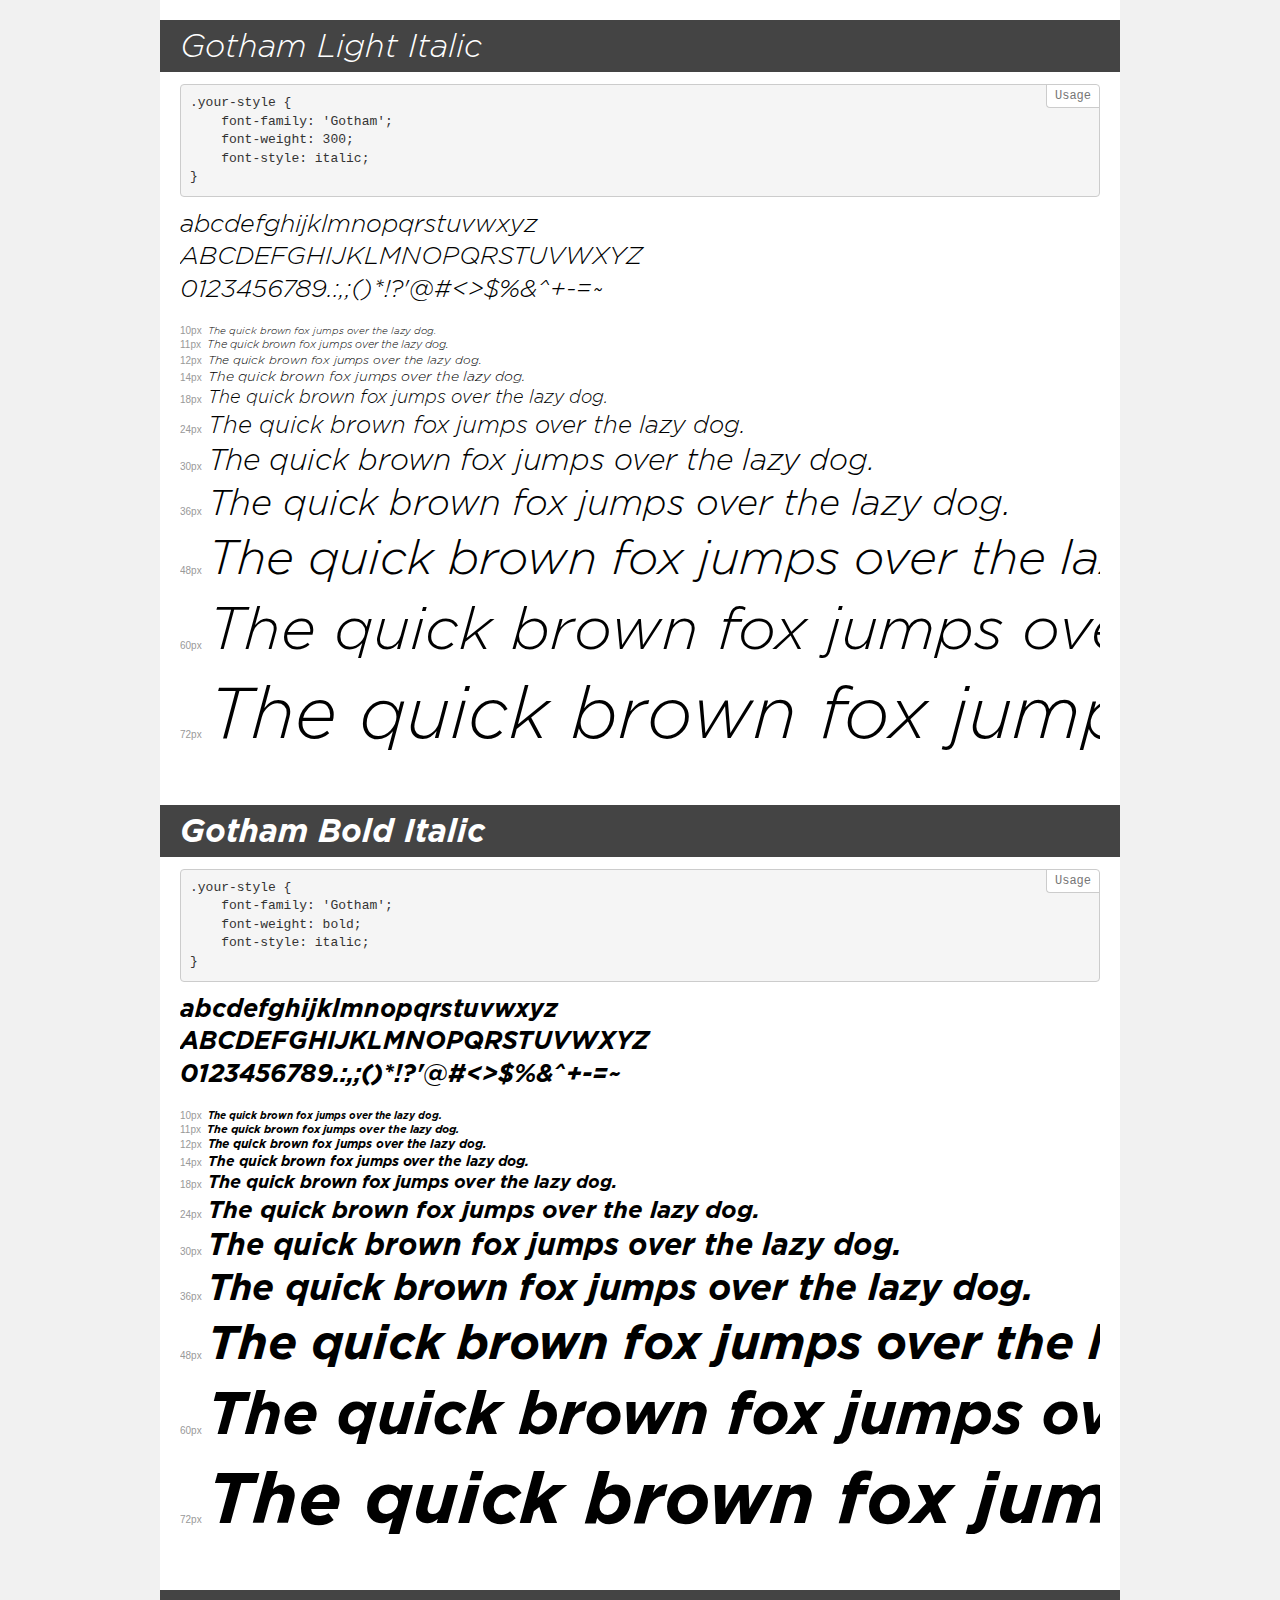
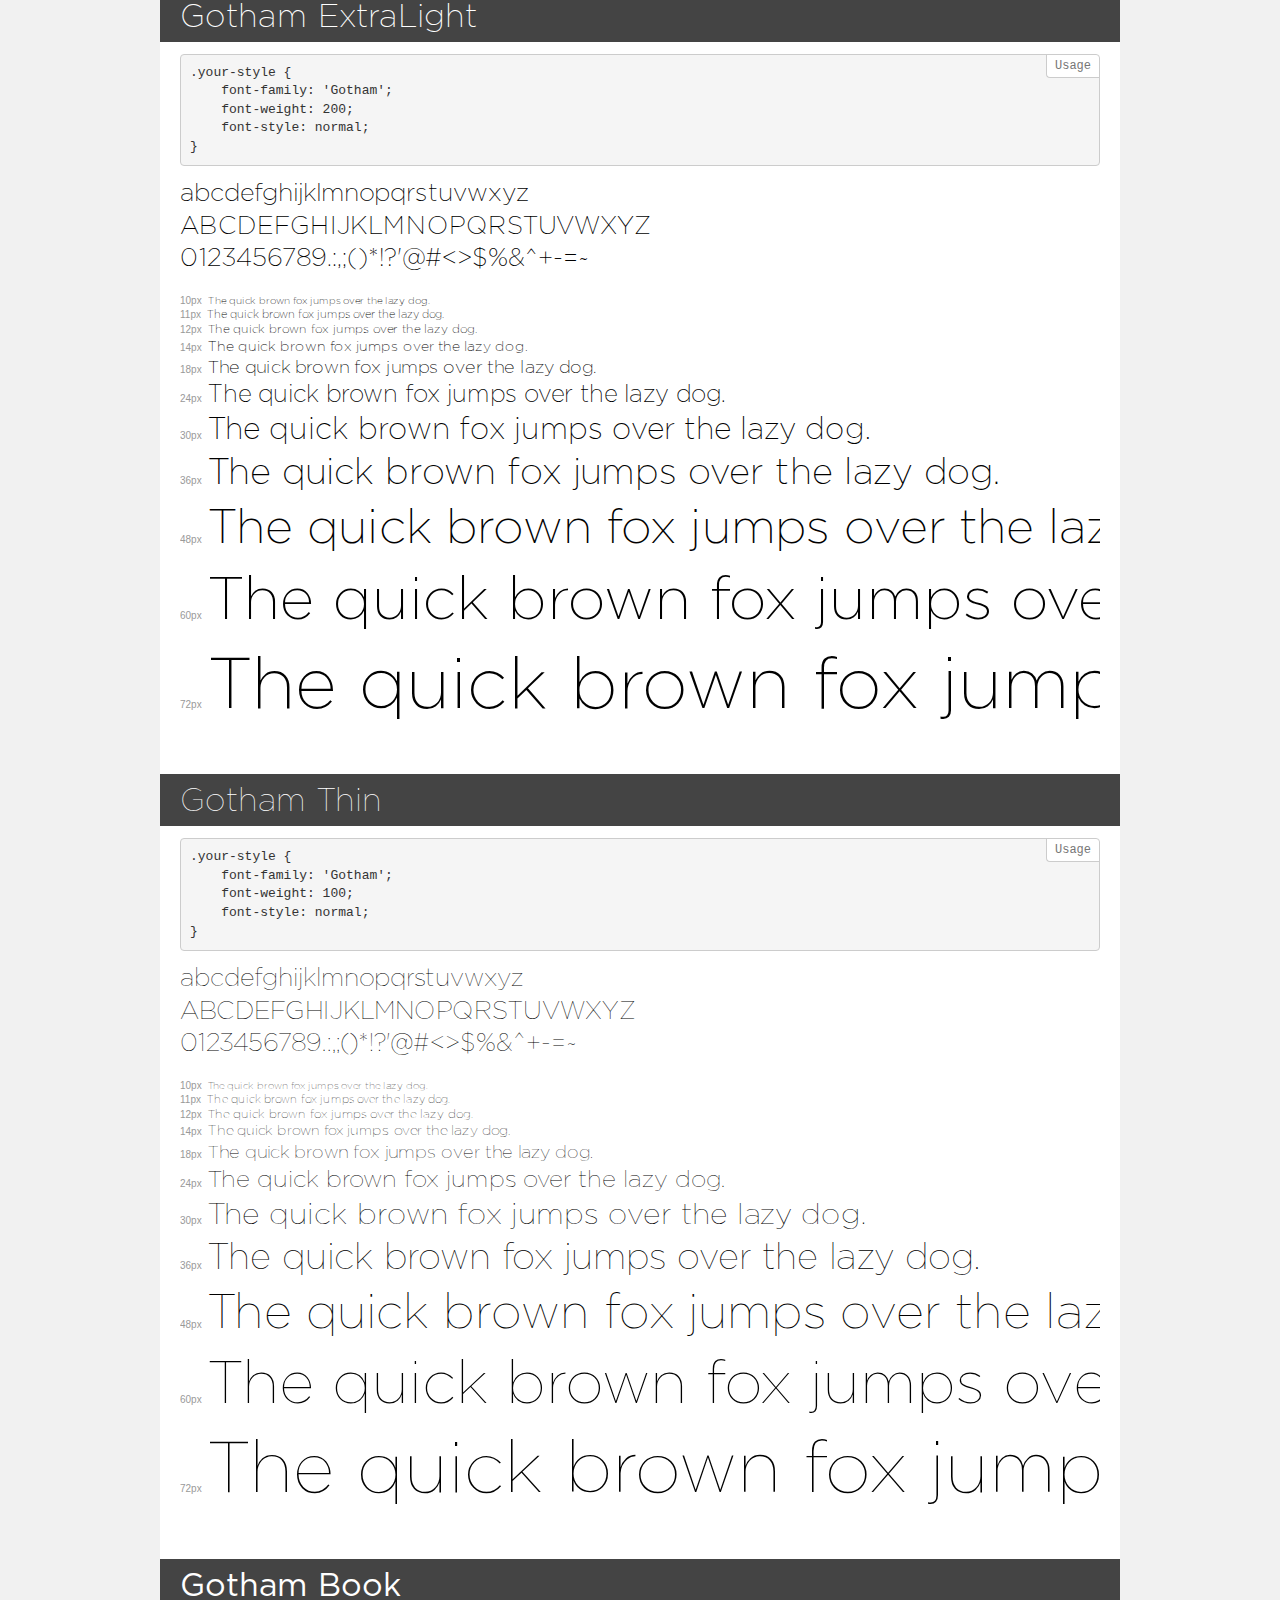
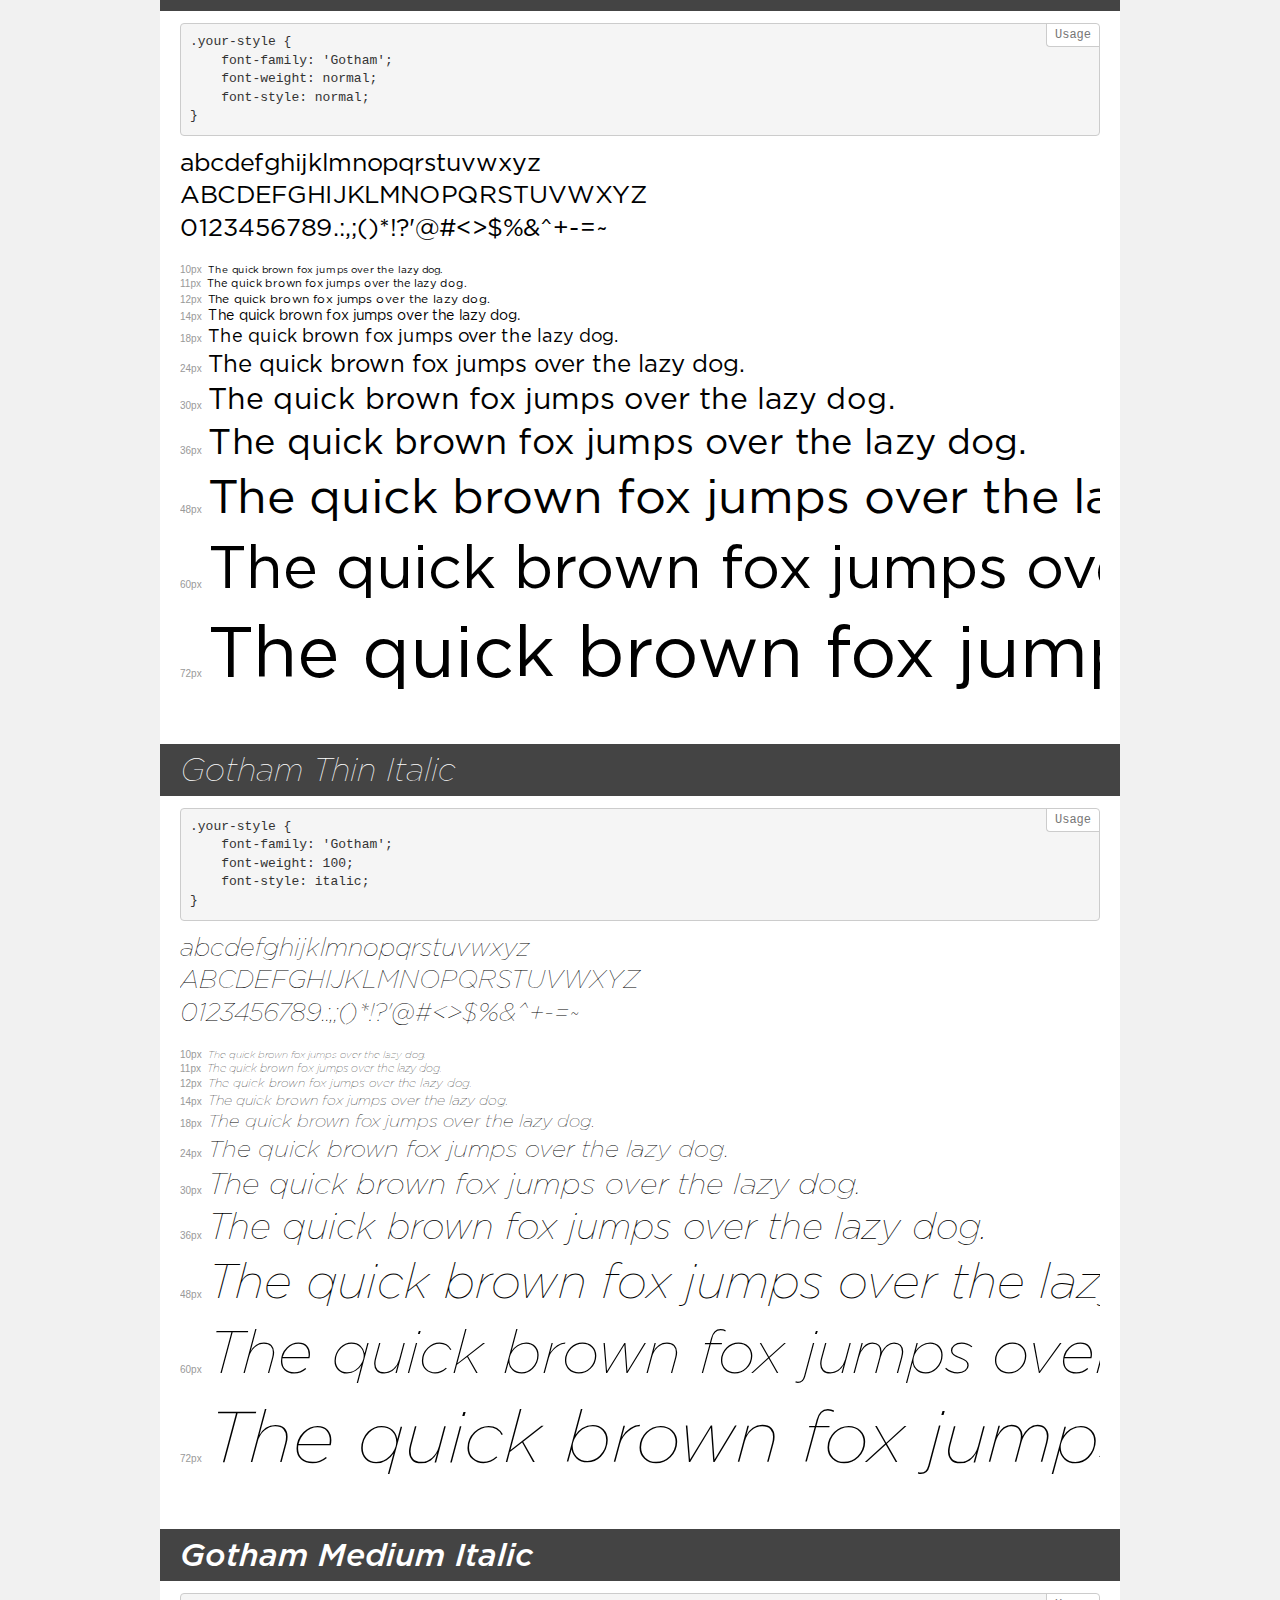
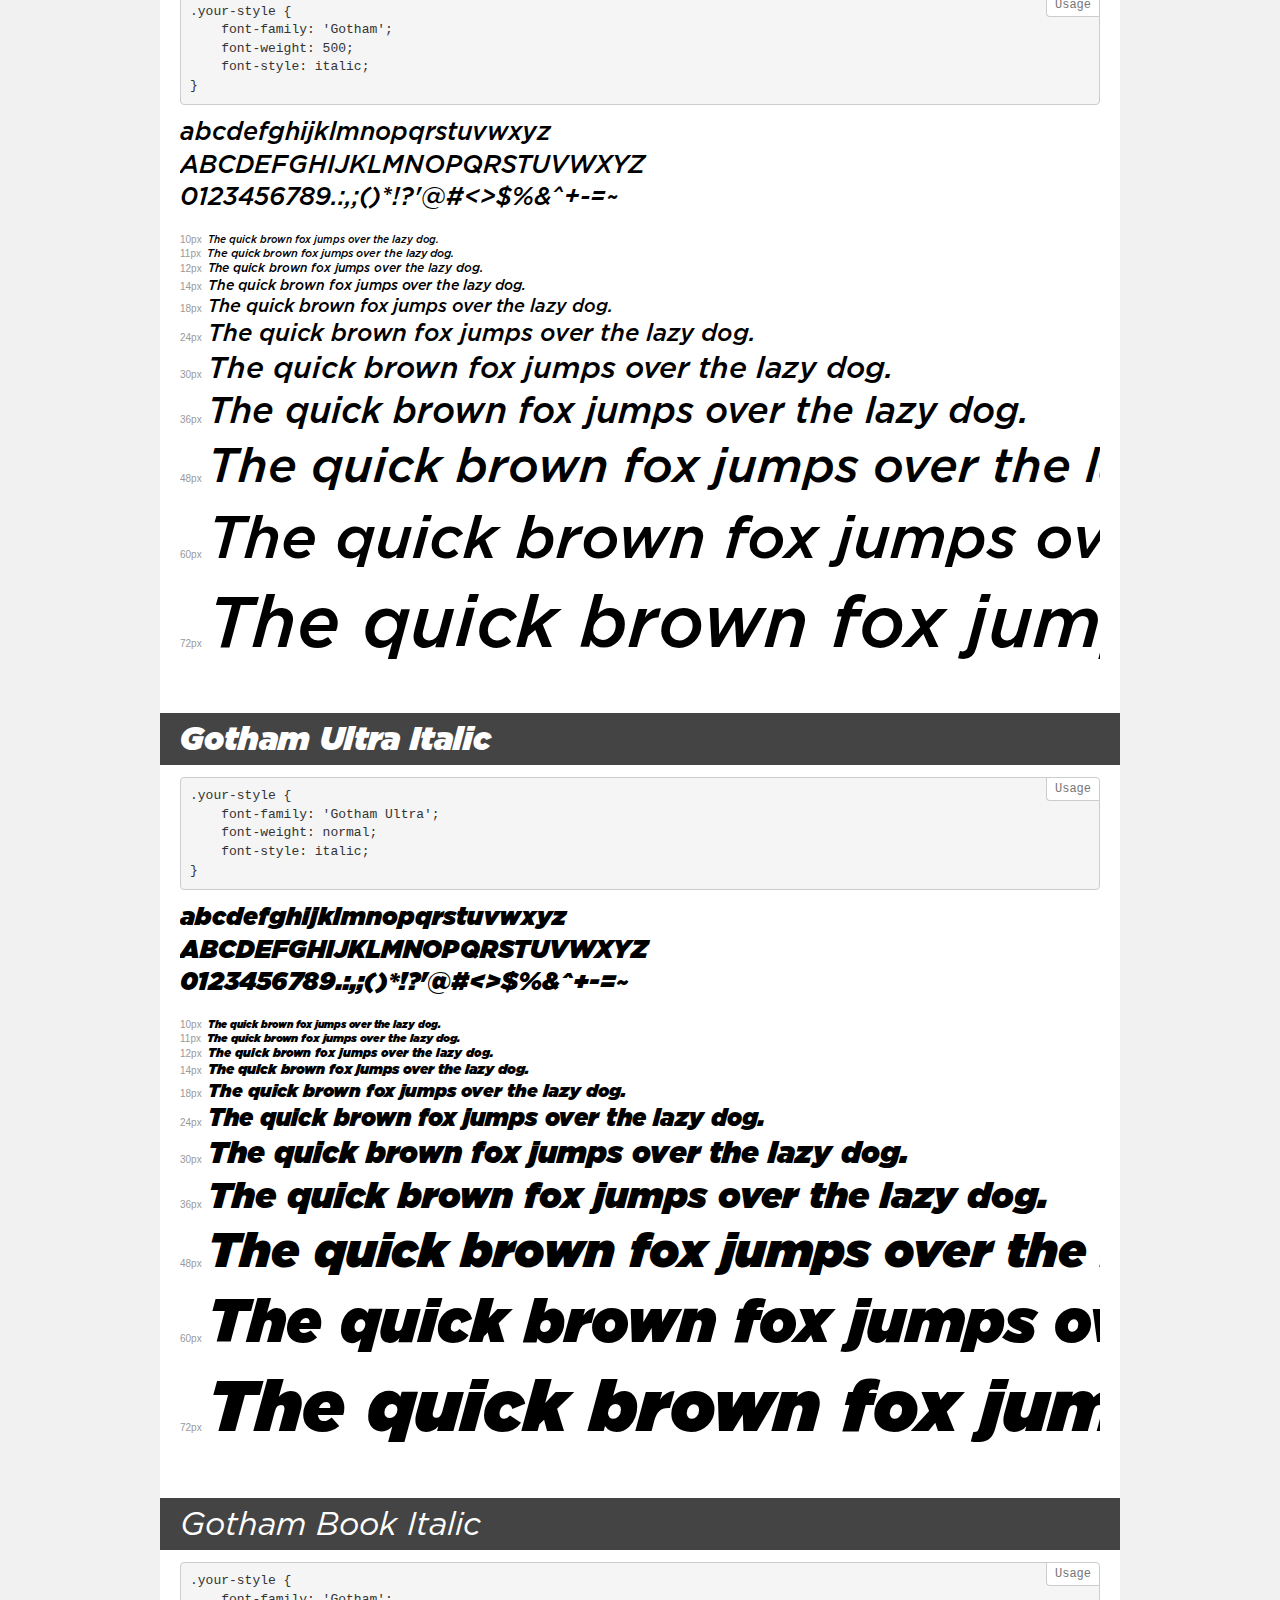
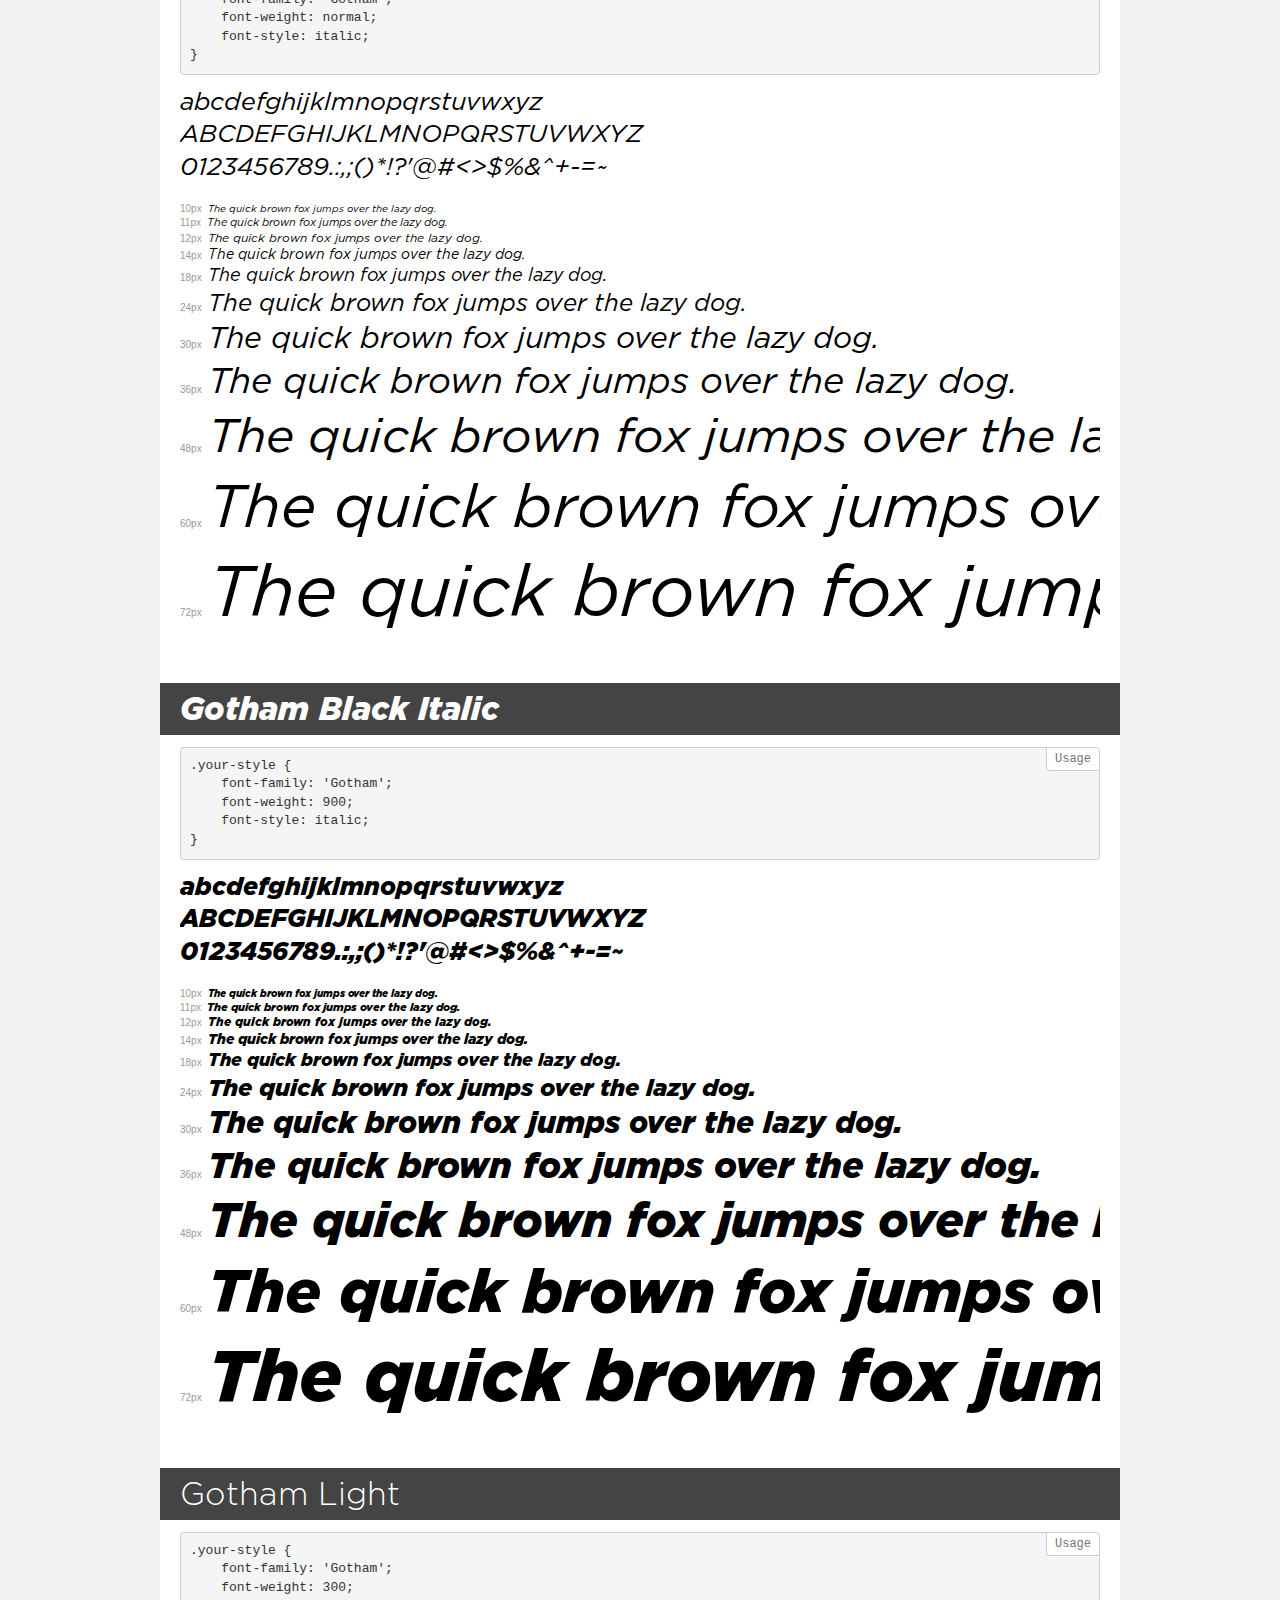
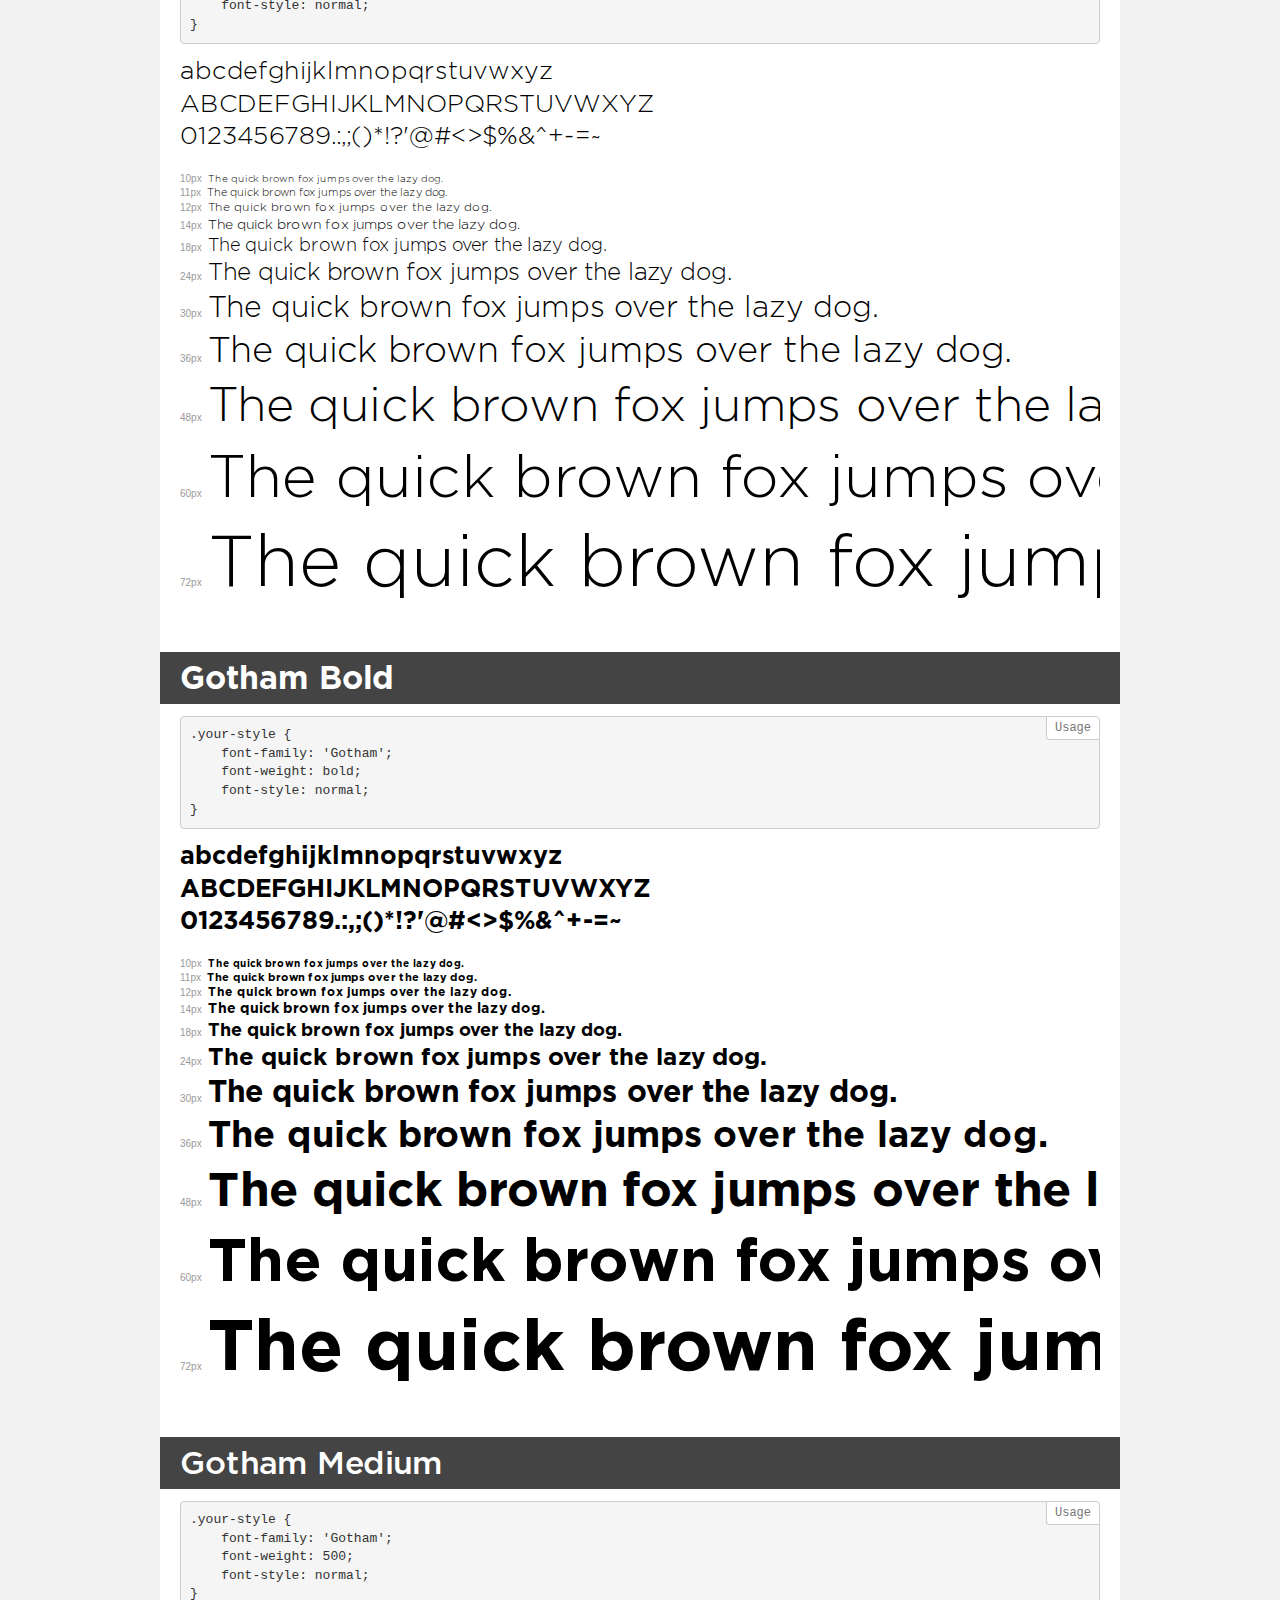
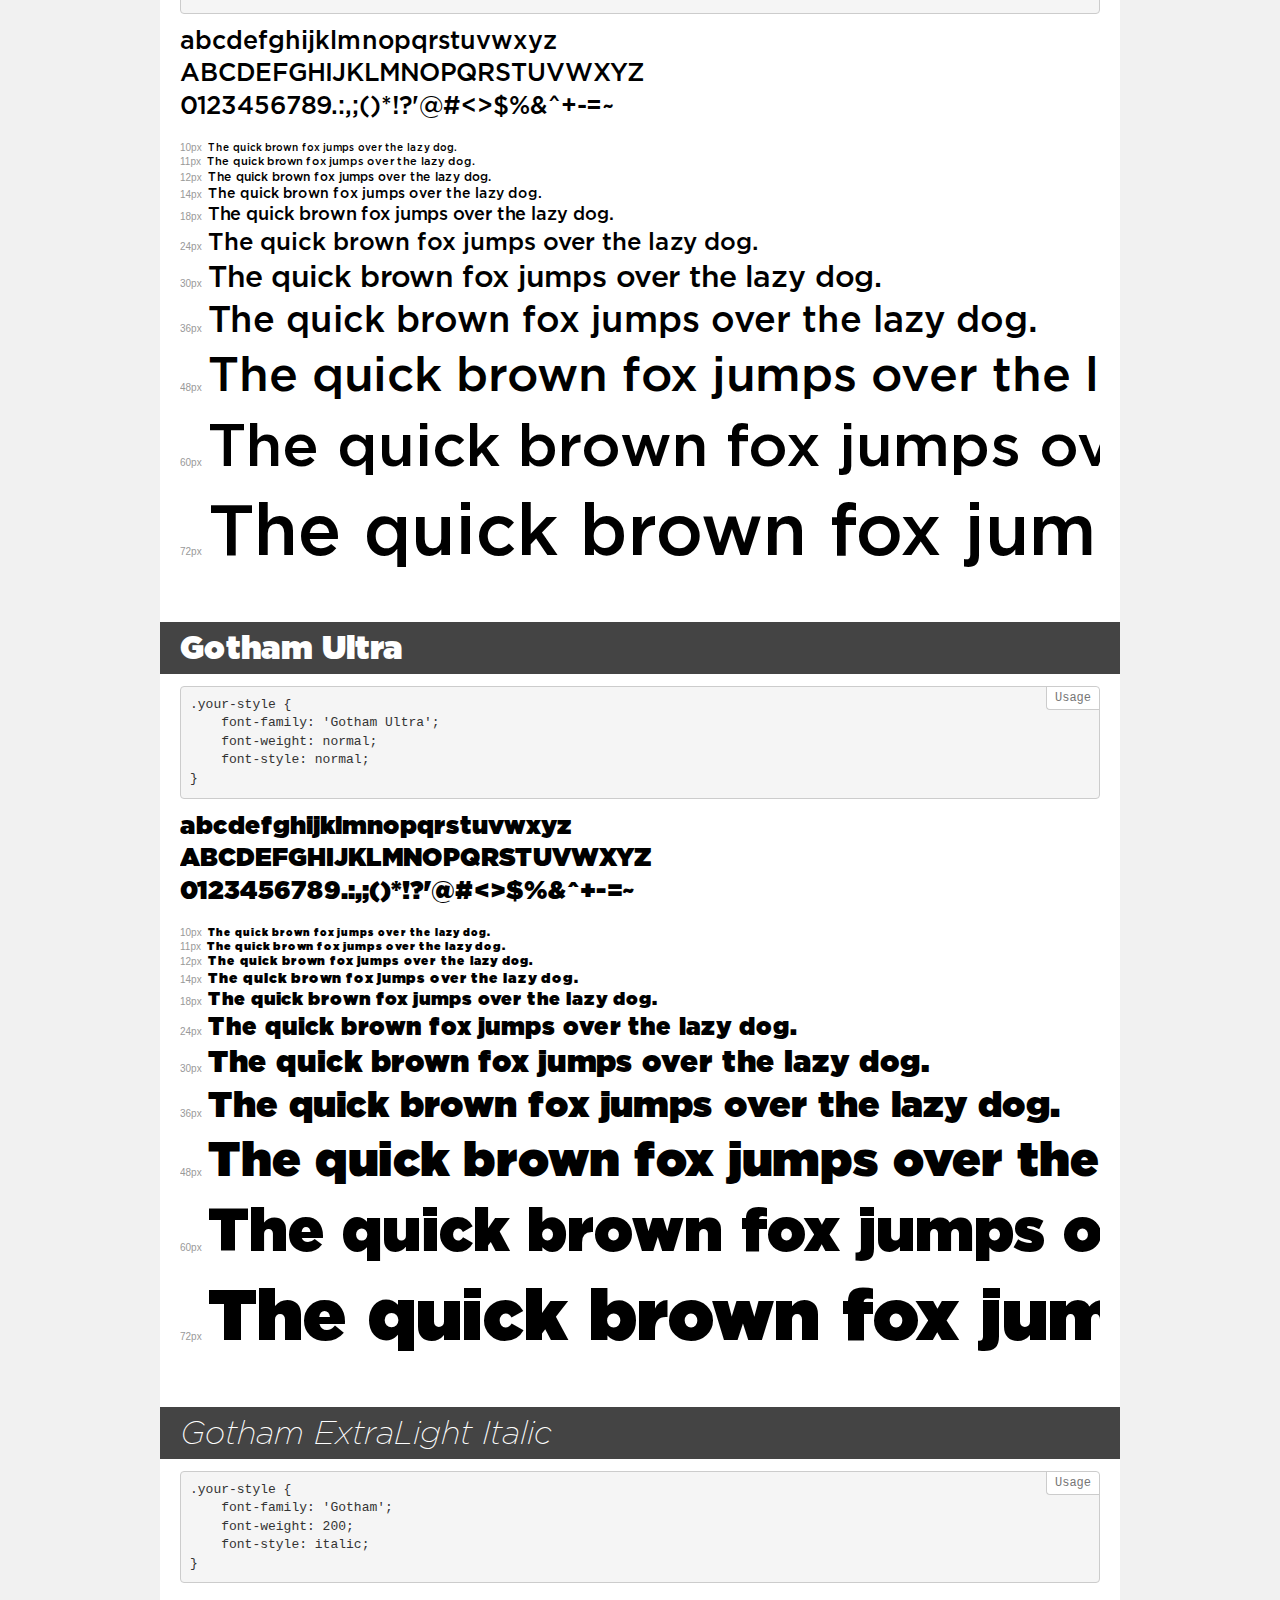
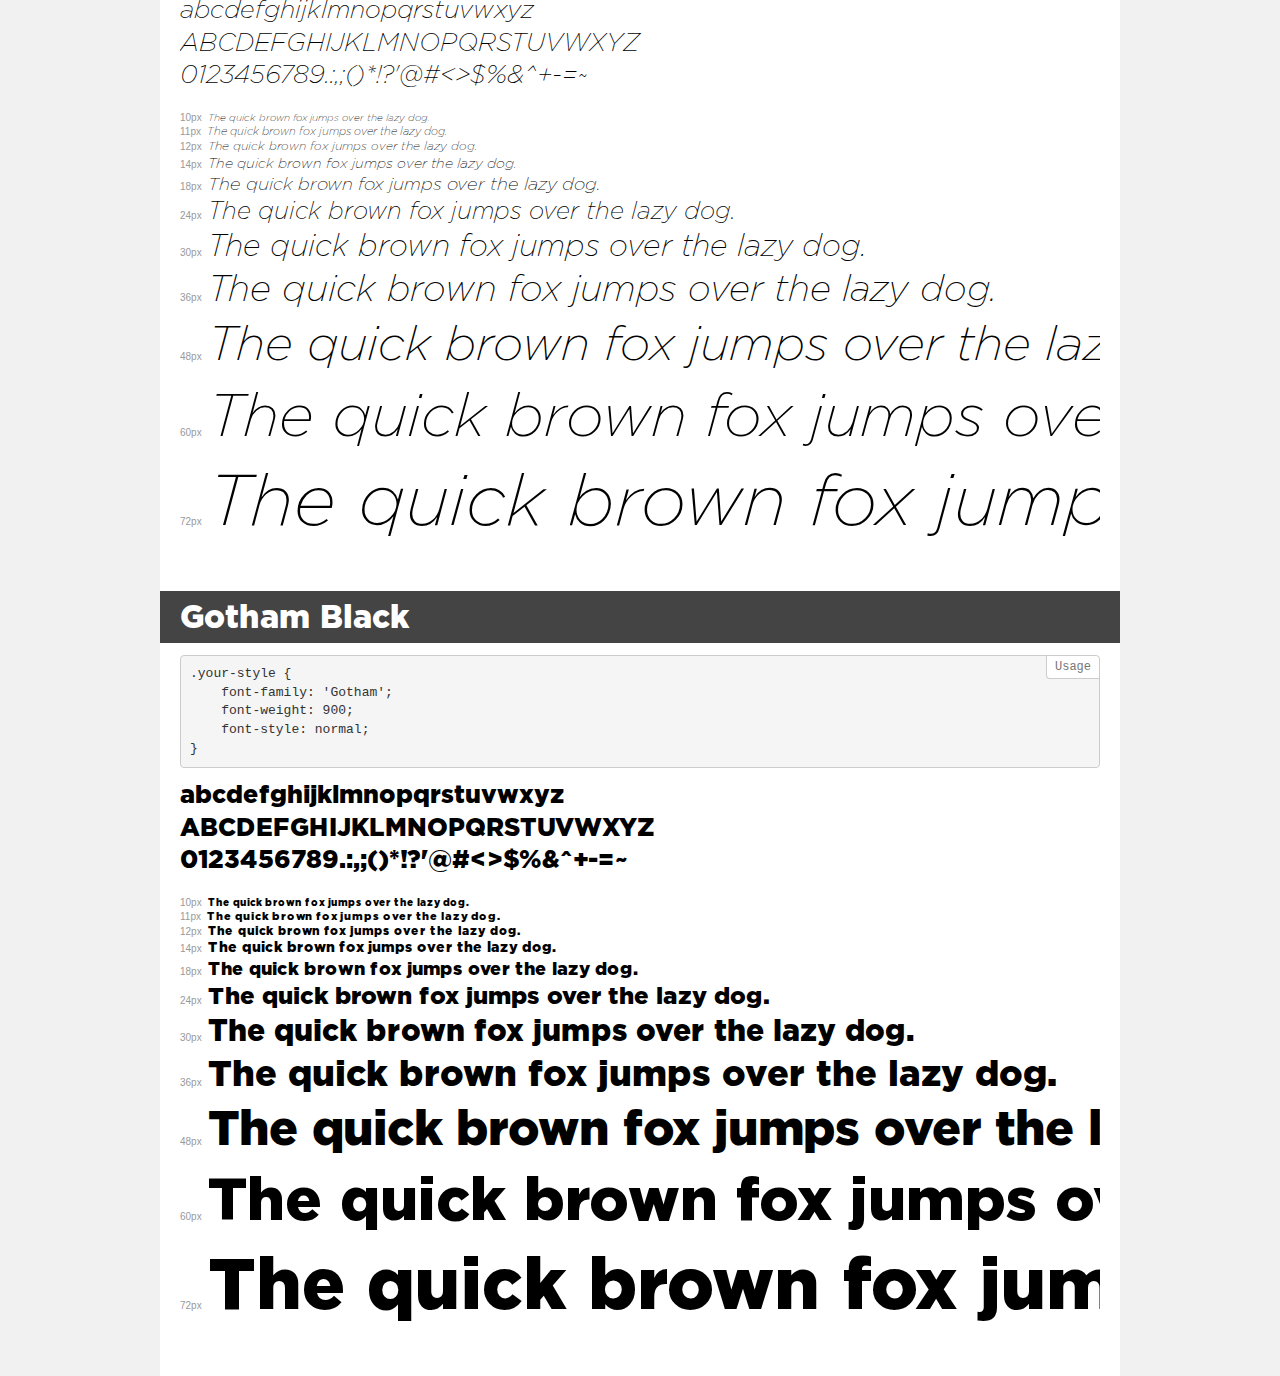
<file: fonts/demo.html>
<!DOCTYPE html>
<html>
<head>
    <meta charset="utf-8">
    <meta http-equiv="X-UA-Compatible" content="IE=edge">
    <meta name="viewport" content="width=device-width, initial-scale=1">
    <meta name="robots" content="noindex, noarchive">
    <meta name="format-detection" content="telephone=no">
    <title>Transfonter demo</title>
    <link href="stylesheet.css" rel="stylesheet">
    <style>
        /*
        http://meyerweb.com/eric/tools/css/reset/
        v2.0 | 20110126
        License: none (public domain)
        */
        html, body, div, span, applet, object, iframe,
        h1, h2, h3, h4, h5, h6, p, blockquote, pre,
        a, abbr, acronym, address, big, cite, code,
        del, dfn, em, img, ins, kbd, q, s, samp,
        small, strike, strong, sub, sup, tt, var,
        b, u, i, center,
        dl, dt, dd, ol, ul, li,
        fieldset, form, label, legend,
        table, caption, tbody, tfoot, thead, tr, th, td,
        article, aside, canvas, details, embed,
        figure, figcaption, footer, header, hgroup,
        menu, nav, output, ruby, section, summary,
        time, mark, audio, video {
            margin: 0;
            padding: 0;
            border: 0;
            font-size: 100%;
            font: inherit;
            vertical-align: baseline;
        }
        /* HTML5 display-role reset for older browsers */
        article, aside, details, figcaption, figure,
        footer, header, hgroup, menu, nav, section {
            display: block;
        }
        body {
            line-height: 1;
        }
        ol, ul {
            list-style: none;
        }
        blockquote, q {
            quotes: none;
        }
        blockquote:before, blockquote:after,
        q:before, q:after {
            content: '';
            content: none;
        }
        table {
            border-collapse: collapse;
            border-spacing: 0;
        }
        /* common styles */
        body {
            background: #f1f1f1;
            color: #000;
        }
        .page {
            background: #fff;
            width: 920px;
            margin: 0 auto;
            padding: 20px 20px 0 20px;
            overflow: hidden;
        }
        .font-container {
            overflow-x: auto;
            overflow-y: hidden;
            margin-bottom: 40px;
            line-height: 1.3;
            white-space: nowrap;
            padding-bottom: 5px;
        }
        h1 {
            position: relative;
            background: #444;
            font-size: 32px;
            color: #fff;
            padding: 10px 20px;
            margin: 0 -20px 12px -20px;
        }
        .letters {
            font-size: 25px;
            margin-bottom: 20px;
        }
        .s10:before {
            content: '10px';
        }
        .s11:before {
            content: '11px';
        }
        .s12:before {
            content: '12px';
        }
        .s14:before {
            content: '14px';
        }
        .s18:before {
            content: '18px';
        }
        .s24:before {
            content: '24px';
        }
        .s30:before {
            content: '30px';
        }
        .s36:before {
            content: '36px';
        }
        .s48:before {
            content: '48px';
        }
        .s60:before {
            content: '60px';
        }
        .s72:before {
            content: '72px';
        }
        .s10:before, .s11:before, .s12:before, .s14:before,
        .s18:before, .s24:before, .s30:before, .s36:before,
        .s48:before, .s60:before, .s72:before {
            font-family: Arial, sans-serif;
            font-size: 10px;
            font-weight: normal;
            font-style: normal;
            color: #999;
            padding-right: 6px;
        }
        pre {
            display: block;
            position: relative;
            padding: 9px;
            margin: 0 0 10px;
            font-family: Monaco, Menlo, Consolas, "Courier New", monospace !important;
            font-size: 13px;
            line-height: 1.428571429;
            color: #333;
            font-weight: normal !important;
            font-style: normal !important;
            background-color: #f5f5f5;
            border: 1px solid #ccc;
            overflow-x: auto;
            border-radius: 4px;
        }
        pre:after {
            display: block;
            position: absolute;
            right: 0;
            top: 0;
            content: 'Usage';
            line-height: 1;
            padding: 5px 8px;
            font-size: 12px;
            color: #767676;
            background-color: #fff;
            border: 1px solid #ccc;
            border-right: none;
            border-top: none;
            border-radius: 0 4px 0 4px;
            z-index: 10;
        }
        /* responsive */
        @media (max-width: 959px) {
            .page {
                width: auto;
                margin: 0;
            }
        }
    </style>
</head>
<body>
<div class="page">
    <div class="demo" style="font-family: 'Gotham'; font-weight: 300; font-style: italic;">
        <h1>Gotham Light Italic</h1>
        <pre>.your-style {
    font-family: 'Gotham';
    font-weight: 300;
    font-style: italic;
}</pre>
        <div class="font-container">
            <p class="letters">
                abcdefghijklmnopqrstuvwxyz<br>
ABCDEFGHIJKLMNOPQRSTUVWXYZ<br>
                0123456789.:,;()*!?'@#<>$%&^+-=~
            </p>
            <p class="s10" style="font-size: 10px;">The quick brown fox jumps over the lazy dog.</p>
            <p class="s11" style="font-size: 11px;">The quick brown fox jumps over the lazy dog.</p>
            <p class="s12" style="font-size: 12px;">The quick brown fox jumps over the lazy dog.</p>
            <p class="s14" style="font-size: 14px;">The quick brown fox jumps over the lazy dog.</p>
            <p class="s18" style="font-size: 18px;">The quick brown fox jumps over the lazy dog.</p>
            <p class="s24" style="font-size: 24px;">The quick brown fox jumps over the lazy dog.</p>
            <p class="s30" style="font-size: 30px;">The quick brown fox jumps over the lazy dog.</p>
            <p class="s36" style="font-size: 36px;">The quick brown fox jumps over the lazy dog.</p>
            <p class="s48" style="font-size: 48px;">The quick brown fox jumps over the lazy dog.</p>
            <p class="s60" style="font-size: 60px;">The quick brown fox jumps over the lazy dog.</p>
            <p class="s72" style="font-size: 72px;">The quick brown fox jumps over the lazy dog.</p>
        </div>
    </div>
    <div class="demo" style="font-family: 'Gotham'; font-weight: bold; font-style: italic;">
        <h1>Gotham Bold Italic</h1>
        <pre>.your-style {
    font-family: 'Gotham';
    font-weight: bold;
    font-style: italic;
}</pre>
        <div class="font-container">
            <p class="letters">
                abcdefghijklmnopqrstuvwxyz<br>
ABCDEFGHIJKLMNOPQRSTUVWXYZ<br>
                0123456789.:,;()*!?'@#<>$%&^+-=~
            </p>
            <p class="s10" style="font-size: 10px;">The quick brown fox jumps over the lazy dog.</p>
            <p class="s11" style="font-size: 11px;">The quick brown fox jumps over the lazy dog.</p>
            <p class="s12" style="font-size: 12px;">The quick brown fox jumps over the lazy dog.</p>
            <p class="s14" style="font-size: 14px;">The quick brown fox jumps over the lazy dog.</p>
            <p class="s18" style="font-size: 18px;">The quick brown fox jumps over the lazy dog.</p>
            <p class="s24" style="font-size: 24px;">The quick brown fox jumps over the lazy dog.</p>
            <p class="s30" style="font-size: 30px;">The quick brown fox jumps over the lazy dog.</p>
            <p class="s36" style="font-size: 36px;">The quick brown fox jumps over the lazy dog.</p>
            <p class="s48" style="font-size: 48px;">The quick brown fox jumps over the lazy dog.</p>
            <p class="s60" style="font-size: 60px;">The quick brown fox jumps over the lazy dog.</p>
            <p class="s72" style="font-size: 72px;">The quick brown fox jumps over the lazy dog.</p>
        </div>
    </div>
    <div class="demo" style="font-family: 'Gotham'; font-weight: 200; font-style: normal;">
        <h1>Gotham ExtraLight</h1>
        <pre>.your-style {
    font-family: 'Gotham';
    font-weight: 200;
    font-style: normal;
}</pre>
        <div class="font-container">
            <p class="letters">
                abcdefghijklmnopqrstuvwxyz<br>
ABCDEFGHIJKLMNOPQRSTUVWXYZ<br>
                0123456789.:,;()*!?'@#<>$%&^+-=~
            </p>
            <p class="s10" style="font-size: 10px;">The quick brown fox jumps over the lazy dog.</p>
            <p class="s11" style="font-size: 11px;">The quick brown fox jumps over the lazy dog.</p>
            <p class="s12" style="font-size: 12px;">The quick brown fox jumps over the lazy dog.</p>
            <p class="s14" style="font-size: 14px;">The quick brown fox jumps over the lazy dog.</p>
            <p class="s18" style="font-size: 18px;">The quick brown fox jumps over the lazy dog.</p>
            <p class="s24" style="font-size: 24px;">The quick brown fox jumps over the lazy dog.</p>
            <p class="s30" style="font-size: 30px;">The quick brown fox jumps over the lazy dog.</p>
            <p class="s36" style="font-size: 36px;">The quick brown fox jumps over the lazy dog.</p>
            <p class="s48" style="font-size: 48px;">The quick brown fox jumps over the lazy dog.</p>
            <p class="s60" style="font-size: 60px;">The quick brown fox jumps over the lazy dog.</p>
            <p class="s72" style="font-size: 72px;">The quick brown fox jumps over the lazy dog.</p>
        </div>
    </div>
    <div class="demo" style="font-family: 'Gotham'; font-weight: 100; font-style: normal;">
        <h1>Gotham Thin</h1>
        <pre>.your-style {
    font-family: 'Gotham';
    font-weight: 100;
    font-style: normal;
}</pre>
        <div class="font-container">
            <p class="letters">
                abcdefghijklmnopqrstuvwxyz<br>
ABCDEFGHIJKLMNOPQRSTUVWXYZ<br>
                0123456789.:,;()*!?'@#<>$%&^+-=~
            </p>
            <p class="s10" style="font-size: 10px;">The quick brown fox jumps over the lazy dog.</p>
            <p class="s11" style="font-size: 11px;">The quick brown fox jumps over the lazy dog.</p>
            <p class="s12" style="font-size: 12px;">The quick brown fox jumps over the lazy dog.</p>
            <p class="s14" style="font-size: 14px;">The quick brown fox jumps over the lazy dog.</p>
            <p class="s18" style="font-size: 18px;">The quick brown fox jumps over the lazy dog.</p>
            <p class="s24" style="font-size: 24px;">The quick brown fox jumps over the lazy dog.</p>
            <p class="s30" style="font-size: 30px;">The quick brown fox jumps over the lazy dog.</p>
            <p class="s36" style="font-size: 36px;">The quick brown fox jumps over the lazy dog.</p>
            <p class="s48" style="font-size: 48px;">The quick brown fox jumps over the lazy dog.</p>
            <p class="s60" style="font-size: 60px;">The quick brown fox jumps over the lazy dog.</p>
            <p class="s72" style="font-size: 72px;">The quick brown fox jumps over the lazy dog.</p>
        </div>
    </div>
    <div class="demo" style="font-family: 'Gotham'; font-weight: normal; font-style: normal;">
        <h1>Gotham Book</h1>
        <pre>.your-style {
    font-family: 'Gotham';
    font-weight: normal;
    font-style: normal;
}</pre>
        <div class="font-container">
            <p class="letters">
                abcdefghijklmnopqrstuvwxyz<br>
ABCDEFGHIJKLMNOPQRSTUVWXYZ<br>
                0123456789.:,;()*!?'@#<>$%&^+-=~
            </p>
            <p class="s10" style="font-size: 10px;">The quick brown fox jumps over the lazy dog.</p>
            <p class="s11" style="font-size: 11px;">The quick brown fox jumps over the lazy dog.</p>
            <p class="s12" style="font-size: 12px;">The quick brown fox jumps over the lazy dog.</p>
            <p class="s14" style="font-size: 14px;">The quick brown fox jumps over the lazy dog.</p>
            <p class="s18" style="font-size: 18px;">The quick brown fox jumps over the lazy dog.</p>
            <p class="s24" style="font-size: 24px;">The quick brown fox jumps over the lazy dog.</p>
            <p class="s30" style="font-size: 30px;">The quick brown fox jumps over the lazy dog.</p>
            <p class="s36" style="font-size: 36px;">The quick brown fox jumps over the lazy dog.</p>
            <p class="s48" style="font-size: 48px;">The quick brown fox jumps over the lazy dog.</p>
            <p class="s60" style="font-size: 60px;">The quick brown fox jumps over the lazy dog.</p>
            <p class="s72" style="font-size: 72px;">The quick brown fox jumps over the lazy dog.</p>
        </div>
    </div>
    <div class="demo" style="font-family: 'Gotham'; font-weight: 100; font-style: italic;">
        <h1>Gotham Thin Italic</h1>
        <pre>.your-style {
    font-family: 'Gotham';
    font-weight: 100;
    font-style: italic;
}</pre>
        <div class="font-container">
            <p class="letters">
                abcdefghijklmnopqrstuvwxyz<br>
ABCDEFGHIJKLMNOPQRSTUVWXYZ<br>
                0123456789.:,;()*!?'@#<>$%&^+-=~
            </p>
            <p class="s10" style="font-size: 10px;">The quick brown fox jumps over the lazy dog.</p>
            <p class="s11" style="font-size: 11px;">The quick brown fox jumps over the lazy dog.</p>
            <p class="s12" style="font-size: 12px;">The quick brown fox jumps over the lazy dog.</p>
            <p class="s14" style="font-size: 14px;">The quick brown fox jumps over the lazy dog.</p>
            <p class="s18" style="font-size: 18px;">The quick brown fox jumps over the lazy dog.</p>
            <p class="s24" style="font-size: 24px;">The quick brown fox jumps over the lazy dog.</p>
            <p class="s30" style="font-size: 30px;">The quick brown fox jumps over the lazy dog.</p>
            <p class="s36" style="font-size: 36px;">The quick brown fox jumps over the lazy dog.</p>
            <p class="s48" style="font-size: 48px;">The quick brown fox jumps over the lazy dog.</p>
            <p class="s60" style="font-size: 60px;">The quick brown fox jumps over the lazy dog.</p>
            <p class="s72" style="font-size: 72px;">The quick brown fox jumps over the lazy dog.</p>
        </div>
    </div>
    <div class="demo" style="font-family: 'Gotham'; font-weight: 500; font-style: italic;">
        <h1>Gotham Medium Italic</h1>
        <pre>.your-style {
    font-family: 'Gotham';
    font-weight: 500;
    font-style: italic;
}</pre>
        <div class="font-container">
            <p class="letters">
                abcdefghijklmnopqrstuvwxyz<br>
ABCDEFGHIJKLMNOPQRSTUVWXYZ<br>
                0123456789.:,;()*!?'@#<>$%&^+-=~
            </p>
            <p class="s10" style="font-size: 10px;">The quick brown fox jumps over the lazy dog.</p>
            <p class="s11" style="font-size: 11px;">The quick brown fox jumps over the lazy dog.</p>
            <p class="s12" style="font-size: 12px;">The quick brown fox jumps over the lazy dog.</p>
            <p class="s14" style="font-size: 14px;">The quick brown fox jumps over the lazy dog.</p>
            <p class="s18" style="font-size: 18px;">The quick brown fox jumps over the lazy dog.</p>
            <p class="s24" style="font-size: 24px;">The quick brown fox jumps over the lazy dog.</p>
            <p class="s30" style="font-size: 30px;">The quick brown fox jumps over the lazy dog.</p>
            <p class="s36" style="font-size: 36px;">The quick brown fox jumps over the lazy dog.</p>
            <p class="s48" style="font-size: 48px;">The quick brown fox jumps over the lazy dog.</p>
            <p class="s60" style="font-size: 60px;">The quick brown fox jumps over the lazy dog.</p>
            <p class="s72" style="font-size: 72px;">The quick brown fox jumps over the lazy dog.</p>
        </div>
    </div>
    <div class="demo" style="font-family: 'Gotham Ultra'; font-weight: normal; font-style: italic;">
        <h1>Gotham Ultra Italic</h1>
        <pre>.your-style {
    font-family: 'Gotham Ultra';
    font-weight: normal;
    font-style: italic;
}</pre>
        <div class="font-container">
            <p class="letters">
                abcdefghijklmnopqrstuvwxyz<br>
ABCDEFGHIJKLMNOPQRSTUVWXYZ<br>
                0123456789.:,;()*!?'@#<>$%&^+-=~
            </p>
            <p class="s10" style="font-size: 10px;">The quick brown fox jumps over the lazy dog.</p>
            <p class="s11" style="font-size: 11px;">The quick brown fox jumps over the lazy dog.</p>
            <p class="s12" style="font-size: 12px;">The quick brown fox jumps over the lazy dog.</p>
            <p class="s14" style="font-size: 14px;">The quick brown fox jumps over the lazy dog.</p>
            <p class="s18" style="font-size: 18px;">The quick brown fox jumps over the lazy dog.</p>
            <p class="s24" style="font-size: 24px;">The quick brown fox jumps over the lazy dog.</p>
            <p class="s30" style="font-size: 30px;">The quick brown fox jumps over the lazy dog.</p>
            <p class="s36" style="font-size: 36px;">The quick brown fox jumps over the lazy dog.</p>
            <p class="s48" style="font-size: 48px;">The quick brown fox jumps over the lazy dog.</p>
            <p class="s60" style="font-size: 60px;">The quick brown fox jumps over the lazy dog.</p>
            <p class="s72" style="font-size: 72px;">The quick brown fox jumps over the lazy dog.</p>
        </div>
    </div>
    <div class="demo" style="font-family: 'Gotham'; font-weight: normal; font-style: italic;">
        <h1>Gotham Book Italic</h1>
        <pre>.your-style {
    font-family: 'Gotham';
    font-weight: normal;
    font-style: italic;
}</pre>
        <div class="font-container">
            <p class="letters">
                abcdefghijklmnopqrstuvwxyz<br>
ABCDEFGHIJKLMNOPQRSTUVWXYZ<br>
                0123456789.:,;()*!?'@#<>$%&^+-=~
            </p>
            <p class="s10" style="font-size: 10px;">The quick brown fox jumps over the lazy dog.</p>
            <p class="s11" style="font-size: 11px;">The quick brown fox jumps over the lazy dog.</p>
            <p class="s12" style="font-size: 12px;">The quick brown fox jumps over the lazy dog.</p>
            <p class="s14" style="font-size: 14px;">The quick brown fox jumps over the lazy dog.</p>
            <p class="s18" style="font-size: 18px;">The quick brown fox jumps over the lazy dog.</p>
            <p class="s24" style="font-size: 24px;">The quick brown fox jumps over the lazy dog.</p>
            <p class="s30" style="font-size: 30px;">The quick brown fox jumps over the lazy dog.</p>
            <p class="s36" style="font-size: 36px;">The quick brown fox jumps over the lazy dog.</p>
            <p class="s48" style="font-size: 48px;">The quick brown fox jumps over the lazy dog.</p>
            <p class="s60" style="font-size: 60px;">The quick brown fox jumps over the lazy dog.</p>
            <p class="s72" style="font-size: 72px;">The quick brown fox jumps over the lazy dog.</p>
        </div>
    </div>
    <div class="demo" style="font-family: 'Gotham'; font-weight: 900; font-style: italic;">
        <h1>Gotham Black Italic</h1>
        <pre>.your-style {
    font-family: 'Gotham';
    font-weight: 900;
    font-style: italic;
}</pre>
        <div class="font-container">
            <p class="letters">
                abcdefghijklmnopqrstuvwxyz<br>
ABCDEFGHIJKLMNOPQRSTUVWXYZ<br>
                0123456789.:,;()*!?'@#<>$%&^+-=~
            </p>
            <p class="s10" style="font-size: 10px;">The quick brown fox jumps over the lazy dog.</p>
            <p class="s11" style="font-size: 11px;">The quick brown fox jumps over the lazy dog.</p>
            <p class="s12" style="font-size: 12px;">The quick brown fox jumps over the lazy dog.</p>
            <p class="s14" style="font-size: 14px;">The quick brown fox jumps over the lazy dog.</p>
            <p class="s18" style="font-size: 18px;">The quick brown fox jumps over the lazy dog.</p>
            <p class="s24" style="font-size: 24px;">The quick brown fox jumps over the lazy dog.</p>
            <p class="s30" style="font-size: 30px;">The quick brown fox jumps over the lazy dog.</p>
            <p class="s36" style="font-size: 36px;">The quick brown fox jumps over the lazy dog.</p>
            <p class="s48" style="font-size: 48px;">The quick brown fox jumps over the lazy dog.</p>
            <p class="s60" style="font-size: 60px;">The quick brown fox jumps over the lazy dog.</p>
            <p class="s72" style="font-size: 72px;">The quick brown fox jumps over the lazy dog.</p>
        </div>
    </div>
    <div class="demo" style="font-family: 'Gotham'; font-weight: 300; font-style: normal;">
        <h1>Gotham Light</h1>
        <pre>.your-style {
    font-family: 'Gotham';
    font-weight: 300;
    font-style: normal;
}</pre>
        <div class="font-container">
            <p class="letters">
                abcdefghijklmnopqrstuvwxyz<br>
ABCDEFGHIJKLMNOPQRSTUVWXYZ<br>
                0123456789.:,;()*!?'@#<>$%&^+-=~
            </p>
            <p class="s10" style="font-size: 10px;">The quick brown fox jumps over the lazy dog.</p>
            <p class="s11" style="font-size: 11px;">The quick brown fox jumps over the lazy dog.</p>
            <p class="s12" style="font-size: 12px;">The quick brown fox jumps over the lazy dog.</p>
            <p class="s14" style="font-size: 14px;">The quick brown fox jumps over the lazy dog.</p>
            <p class="s18" style="font-size: 18px;">The quick brown fox jumps over the lazy dog.</p>
            <p class="s24" style="font-size: 24px;">The quick brown fox jumps over the lazy dog.</p>
            <p class="s30" style="font-size: 30px;">The quick brown fox jumps over the lazy dog.</p>
            <p class="s36" style="font-size: 36px;">The quick brown fox jumps over the lazy dog.</p>
            <p class="s48" style="font-size: 48px;">The quick brown fox jumps over the lazy dog.</p>
            <p class="s60" style="font-size: 60px;">The quick brown fox jumps over the lazy dog.</p>
            <p class="s72" style="font-size: 72px;">The quick brown fox jumps over the lazy dog.</p>
        </div>
    </div>
    <div class="demo" style="font-family: 'Gotham'; font-weight: bold; font-style: normal;">
        <h1>Gotham Bold</h1>
        <pre>.your-style {
    font-family: 'Gotham';
    font-weight: bold;
    font-style: normal;
}</pre>
        <div class="font-container">
            <p class="letters">
                abcdefghijklmnopqrstuvwxyz<br>
ABCDEFGHIJKLMNOPQRSTUVWXYZ<br>
                0123456789.:,;()*!?'@#<>$%&^+-=~
            </p>
            <p class="s10" style="font-size: 10px;">The quick brown fox jumps over the lazy dog.</p>
            <p class="s11" style="font-size: 11px;">The quick brown fox jumps over the lazy dog.</p>
            <p class="s12" style="font-size: 12px;">The quick brown fox jumps over the lazy dog.</p>
            <p class="s14" style="font-size: 14px;">The quick brown fox jumps over the lazy dog.</p>
            <p class="s18" style="font-size: 18px;">The quick brown fox jumps over the lazy dog.</p>
            <p class="s24" style="font-size: 24px;">The quick brown fox jumps over the lazy dog.</p>
            <p class="s30" style="font-size: 30px;">The quick brown fox jumps over the lazy dog.</p>
            <p class="s36" style="font-size: 36px;">The quick brown fox jumps over the lazy dog.</p>
            <p class="s48" style="font-size: 48px;">The quick brown fox jumps over the lazy dog.</p>
            <p class="s60" style="font-size: 60px;">The quick brown fox jumps over the lazy dog.</p>
            <p class="s72" style="font-size: 72px;">The quick brown fox jumps over the lazy dog.</p>
        </div>
    </div>
    <div class="demo" style="font-family: 'Gotham'; font-weight: 500; font-style: normal;">
        <h1>Gotham Medium</h1>
        <pre>.your-style {
    font-family: 'Gotham';
    font-weight: 500;
    font-style: normal;
}</pre>
        <div class="font-container">
            <p class="letters">
                abcdefghijklmnopqrstuvwxyz<br>
ABCDEFGHIJKLMNOPQRSTUVWXYZ<br>
                0123456789.:,;()*!?'@#<>$%&^+-=~
            </p>
            <p class="s10" style="font-size: 10px;">The quick brown fox jumps over the lazy dog.</p>
            <p class="s11" style="font-size: 11px;">The quick brown fox jumps over the lazy dog.</p>
            <p class="s12" style="font-size: 12px;">The quick brown fox jumps over the lazy dog.</p>
            <p class="s14" style="font-size: 14px;">The quick brown fox jumps over the lazy dog.</p>
            <p class="s18" style="font-size: 18px;">The quick brown fox jumps over the lazy dog.</p>
            <p class="s24" style="font-size: 24px;">The quick brown fox jumps over the lazy dog.</p>
            <p class="s30" style="font-size: 30px;">The quick brown fox jumps over the lazy dog.</p>
            <p class="s36" style="font-size: 36px;">The quick brown fox jumps over the lazy dog.</p>
            <p class="s48" style="font-size: 48px;">The quick brown fox jumps over the lazy dog.</p>
            <p class="s60" style="font-size: 60px;">The quick brown fox jumps over the lazy dog.</p>
            <p class="s72" style="font-size: 72px;">The quick brown fox jumps over the lazy dog.</p>
        </div>
    </div>
    <div class="demo" style="font-family: 'Gotham Ultra'; font-weight: normal; font-style: normal;">
        <h1>Gotham Ultra</h1>
        <pre>.your-style {
    font-family: 'Gotham Ultra';
    font-weight: normal;
    font-style: normal;
}</pre>
        <div class="font-container">
            <p class="letters">
                abcdefghijklmnopqrstuvwxyz<br>
ABCDEFGHIJKLMNOPQRSTUVWXYZ<br>
                0123456789.:,;()*!?'@#<>$%&^+-=~
            </p>
            <p class="s10" style="font-size: 10px;">The quick brown fox jumps over the lazy dog.</p>
            <p class="s11" style="font-size: 11px;">The quick brown fox jumps over the lazy dog.</p>
            <p class="s12" style="font-size: 12px;">The quick brown fox jumps over the lazy dog.</p>
            <p class="s14" style="font-size: 14px;">The quick brown fox jumps over the lazy dog.</p>
            <p class="s18" style="font-size: 18px;">The quick brown fox jumps over the lazy dog.</p>
            <p class="s24" style="font-size: 24px;">The quick brown fox jumps over the lazy dog.</p>
            <p class="s30" style="font-size: 30px;">The quick brown fox jumps over the lazy dog.</p>
            <p class="s36" style="font-size: 36px;">The quick brown fox jumps over the lazy dog.</p>
            <p class="s48" style="font-size: 48px;">The quick brown fox jumps over the lazy dog.</p>
            <p class="s60" style="font-size: 60px;">The quick brown fox jumps over the lazy dog.</p>
            <p class="s72" style="font-size: 72px;">The quick brown fox jumps over the lazy dog.</p>
        </div>
    </div>
    <div class="demo" style="font-family: 'Gotham'; font-weight: 200; font-style: italic;">
        <h1>Gotham ExtraLight Italic</h1>
        <pre>.your-style {
    font-family: 'Gotham';
    font-weight: 200;
    font-style: italic;
}</pre>
        <div class="font-container">
            <p class="letters">
                abcdefghijklmnopqrstuvwxyz<br>
ABCDEFGHIJKLMNOPQRSTUVWXYZ<br>
                0123456789.:,;()*!?'@#<>$%&^+-=~
            </p>
            <p class="s10" style="font-size: 10px;">The quick brown fox jumps over the lazy dog.</p>
            <p class="s11" style="font-size: 11px;">The quick brown fox jumps over the lazy dog.</p>
            <p class="s12" style="font-size: 12px;">The quick brown fox jumps over the lazy dog.</p>
            <p class="s14" style="font-size: 14px;">The quick brown fox jumps over the lazy dog.</p>
            <p class="s18" style="font-size: 18px;">The quick brown fox jumps over the lazy dog.</p>
            <p class="s24" style="font-size: 24px;">The quick brown fox jumps over the lazy dog.</p>
            <p class="s30" style="font-size: 30px;">The quick brown fox jumps over the lazy dog.</p>
            <p class="s36" style="font-size: 36px;">The quick brown fox jumps over the lazy dog.</p>
            <p class="s48" style="font-size: 48px;">The quick brown fox jumps over the lazy dog.</p>
            <p class="s60" style="font-size: 60px;">The quick brown fox jumps over the lazy dog.</p>
            <p class="s72" style="font-size: 72px;">The quick brown fox jumps over the lazy dog.</p>
        </div>
    </div>
    <div class="demo" style="font-family: 'Gotham'; font-weight: 900; font-style: normal;">
        <h1>Gotham Black</h1>
        <pre>.your-style {
    font-family: 'Gotham';
    font-weight: 900;
    font-style: normal;
}</pre>
        <div class="font-container">
            <p class="letters">
                abcdefghijklmnopqrstuvwxyz<br>
ABCDEFGHIJKLMNOPQRSTUVWXYZ<br>
                0123456789.:,;()*!?'@#<>$%&^+-=~
            </p>
            <p class="s10" style="font-size: 10px;">The quick brown fox jumps over the lazy dog.</p>
            <p class="s11" style="font-size: 11px;">The quick brown fox jumps over the lazy dog.</p>
            <p class="s12" style="font-size: 12px;">The quick brown fox jumps over the lazy dog.</p>
            <p class="s14" style="font-size: 14px;">The quick brown fox jumps over the lazy dog.</p>
            <p class="s18" style="font-size: 18px;">The quick brown fox jumps over the lazy dog.</p>
            <p class="s24" style="font-size: 24px;">The quick brown fox jumps over the lazy dog.</p>
            <p class="s30" style="font-size: 30px;">The quick brown fox jumps over the lazy dog.</p>
            <p class="s36" style="font-size: 36px;">The quick brown fox jumps over the lazy dog.</p>
            <p class="s48" style="font-size: 48px;">The quick brown fox jumps over the lazy dog.</p>
            <p class="s60" style="font-size: 60px;">The quick brown fox jumps over the lazy dog.</p>
            <p class="s72" style="font-size: 72px;">The quick brown fox jumps over the lazy dog.</p>
        </div>
    </div>
</div>
</body>
</html>
</file>
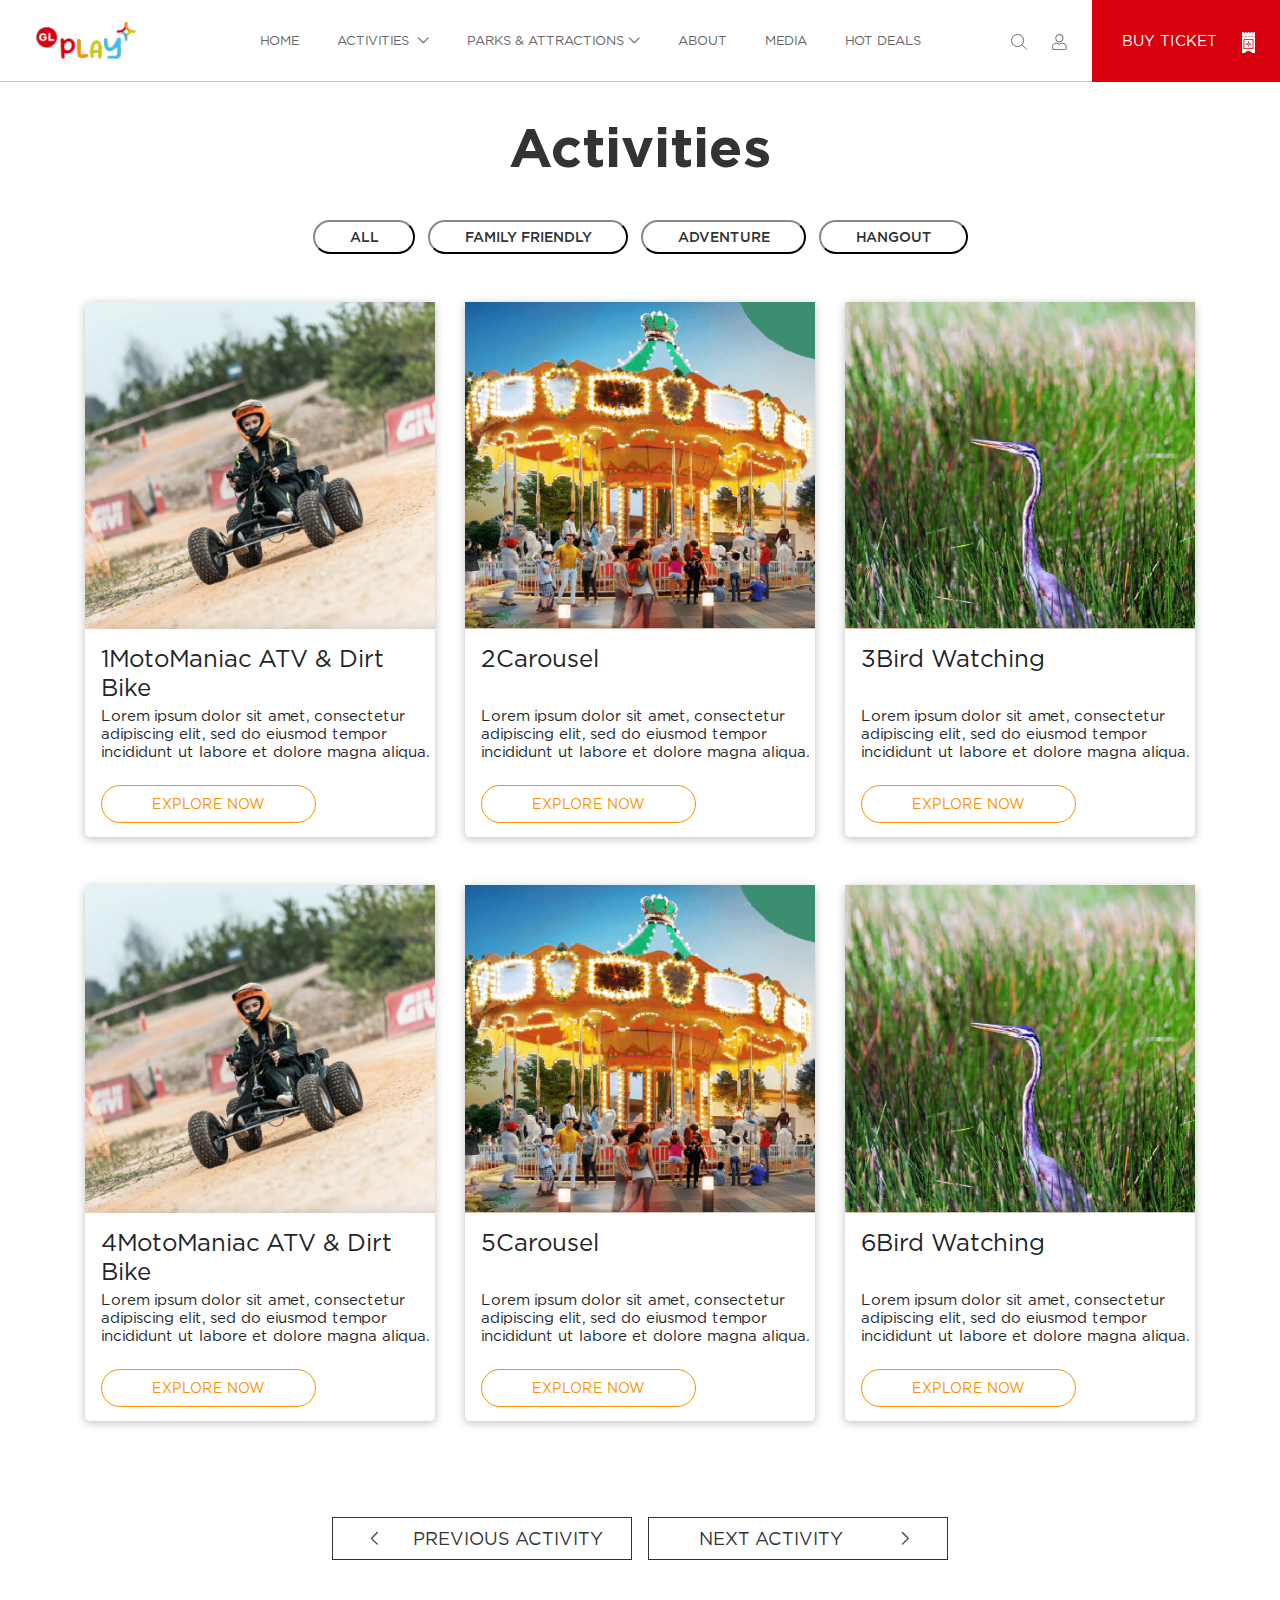
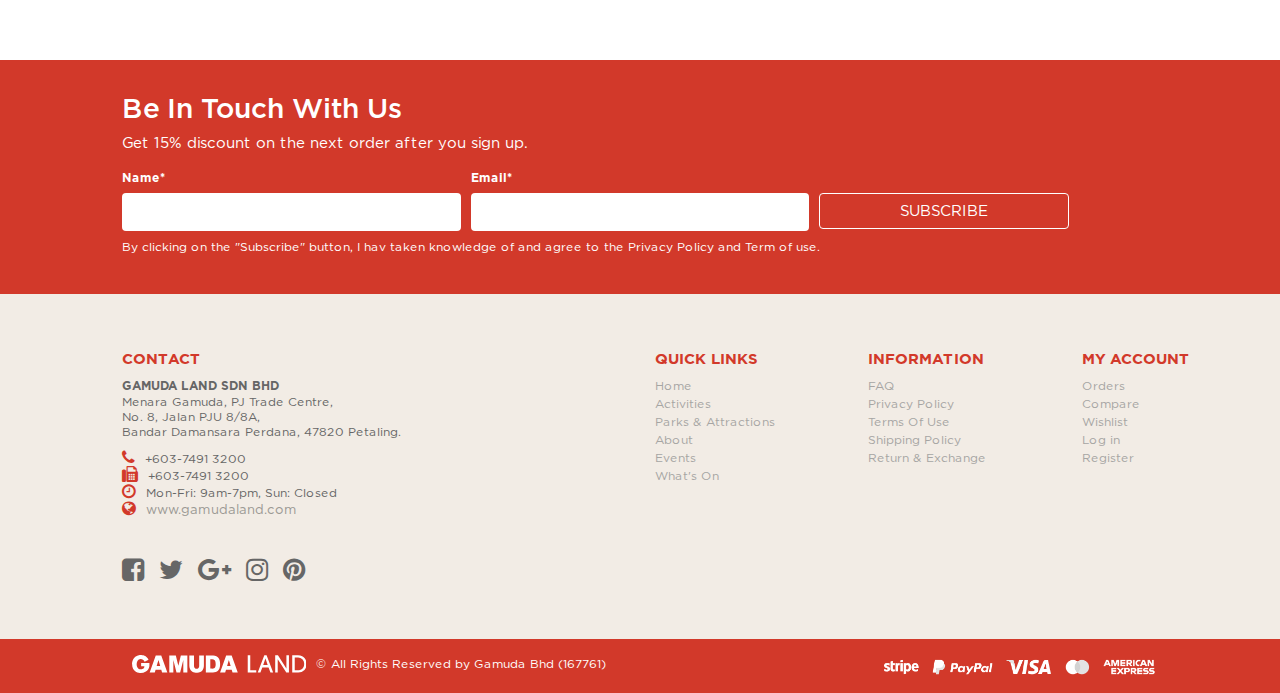
<file: page/Activities.html>
<!doctype html>
<html lang="en">

<head>
    <meta charset="UTF-8">
    <meta name="viewport"
        content="width=device-width, user-scalable=no, initial-scale=1.0, maximum-scale=1.0, minimum-scale=1.0">
    <meta http-equiv="X-UA-Compatible" content="ie=edge">
    <title>Activities</title>
    <link rel="stylesheet" href="../css/bootstrap.min.css">
    <!-- <link rel="stylesheet" href="../css/animate.css"> -->
    <link rel="stylesheet" href="../css/font-awesome/css/font-awesome.css">
    <link rel="stylesheet" href="../css/linearIco.css">
    <link rel="stylesheet" href="../css/style.css">
    <link href="../fonts/stylesheet.css" rel="stylesheet" type="text/css" />

</head>

<body>

    <div id="nav" class="activities-nav">
        <div class="container-fluid">
            <div class="row">
                <div class="col-lg-12" id="menu">
                    <nav class="navbar navbar-expand-lg navbar-light bg-light">

                        <a class="navbar-brand" href="#">
                            <img src="../img/logo.png" alt="">
                        </a>
                        <button class="navbar-toggler" type="button" data-toggle="collapse" data-target="#navbarNav"
                            aria-controls="navbarNav" aria-expanded="false" aria-label="Toggle navigation">
                            <span class="navbar-toggler-icon"></span>
                        </button>
                        <div class="collapse navbar-collapse justify-content-center" id="navbarNav">
                            <ul class="navbar-nav">
                                <li class="nav-item active">
                                    <a class="nav-link" href="#">HOME <span class="sr-only">(current)</span></a>
                                </li>
                                <li class="nav-item dropdown">
                                    <a class="nav-link dropdown-toggle" href="#" id="navbarDropdown" role="button"
                                        data-toggle="dropdown" aria-haspopup="true" aria-expanded="false">
                                        ACTIVITIES
                                    </a>
                                    <div class="dropdown-menu" aria-labelledby="navbarDropdown">

                                        <div class="dropdown-menu-content">
                                            <a class="dropdown-item" href="#">Family Friendly</a>
                                            <a class="dropdown-item" href="#">adventure Seekers</a>
                                            <a class="dropdown-item" href="#">hangout Explorers</a>
                                            <a class="dropdown-item" href="#">Nature Lovers</a>
                                            <a class="dropdown-item" href="#">Food Hunters</a>
                                        </div>
                                    </div>
                                </li>
                                <li class="nav-item dropdown">
                                    <a class="nav-link dropdown-toggle" href="#">PARKS & ATTRACTIONS</a>
                                    <!-- <div class="dropdown-menu" aria-labelledby="navbarDropdown">

                                        <div class="dropdown-menu-content">
                                            <a class="dropdown-item" href="#">Family Friendly</a>
                                            <a class="dropdown-item" href="#">adventure Seekers</a>
                                            <a class="dropdown-item" href="#">hangout Explorers</a>
                                            <a class="dropdown-item" href="#">Nature Lovers</a>
                                            <a class="dropdown-item" href="#">Food Hunters</a>
                                        </div>
                                </div> -->
                                </li>
                                <li class="nav-item">
                                    <a class="nav-link" href="#">ABOUT</a>
                                </li>
                                <li class="nav-item">
                                    <a class="nav-link" href="#">MEDIA</a>
                                </li>
                                <li class="nav-item">
                                    <a class="nav-link" href="#">HOT DEALS</a>
                                </li>

                                <li class="nav-item">
                                    <a class="nav-link expand-menu" href="#">SEARCH</a>
                                </li>

                                <li class="nav-item">
                                    <a class="nav-link expand-menu" href="#">LOGIN</a>
                                </li>

                                <li class="nav-item">
                                    <a class="nav-link expand-menu" href="#">BUY TICKET</a>
                                </li>

                            </ul>


                        </div>
                        <div class="navbar-user">
                            <a href="#">
                                <svg xmlns="http://www.w3.org/2000/svg" width="16.128" height="15.994"
                                    viewBox="0 0 16.128 15.994">
                                    <g id="Group_69" data-name="Group 69" transform="translate(0.5 0.5)">
                                        <circle id="Ellipse_4" data-name="Ellipse 4" cx="6.03" cy="6.03" r="6.03"
                                            fill="none" stroke="#666" stroke-miterlimit="10" stroke-width="1" />
                                        <line id="Line_3" data-name="Line 3" x1="5.025" y1="5.025"
                                            transform="translate(10.25 10.116)" fill="none" stroke="#666"
                                            stroke-miterlimit="10" stroke-width="1" />
                                    </g>
                                </svg>

                            </a>
                            <a href="">
                                <svg xmlns="http://www.w3.org/2000/svg" width="14.791" height="16.141"
                                    viewBox="0 0 14.791 16.141">
                                    <g id="Group_70" data-name="Group 70" transform="translate(0.5 0.5)">
                                        <circle id="Ellipse_5" data-name="Ellipse 5" cx="3.697" cy="3.697" r="3.697"
                                            transform="translate(3.199)" fill="none" stroke="#666"
                                            stroke-miterlimit="10" stroke-width="1" />
                                        <path id="Path_27" data-name="Path 27"
                                            d="M850.965,376.4h-.615a3.627,3.627,0,0,1-4.5,0h-.615a4.031,4.031,0,0,0-4.031,4.031v.853a1.513,1.513,0,0,0,1.513,1.513h10.764A1.513,1.513,0,0,0,855,381.289v-.853A4.031,4.031,0,0,0,850.965,376.4Z"
                                            transform="translate(-841.205 -367.661)" fill="none" stroke="#666"
                                            stroke-linejoin="round" stroke-width="1" />
                                    </g>
                                </svg>

                            </a>
                            <a href="" class="buy">
                                BUY TICKET
                                <svg xmlns="http://www.w3.org/2000/svg" width="13" height="21.164"
                                    viewBox="0 0 13 21.164">
                                    <g id="Group_187" data-name="Group 187" transform="translate(-528 -387.768)">
                                        <path id="Path_51" data-name="Path 51"
                                            d="M994.308,365.616v-1.9a.244.244,0,0,0-.245-.244h-.928a.244.244,0,0,0-.244.244.722.722,0,0,1-.719.719.735.735,0,0,1-.718-.719.253.253,0,0,0-.245-.245h-.922a.245.245,0,0,0-.245.244.718.718,0,1,1-1.436,0,.244.244,0,0,0-.245-.244h-.922a.247.247,0,0,0-.173.072.249.249,0,0,0-.072.174.719.719,0,0,1-.717.719.737.737,0,0,1-.719-.719.244.244,0,0,0-.244-.244h-.922a.245.245,0,0,0-.245.244.72.72,0,0,1-.718.719.735.735,0,0,1-.719-.719.253.253,0,0,0-.244-.245h-1.114a.245.245,0,0,0-.245.244v20.021h0v.653a.244.244,0,0,0,.245.244h2.222a.245.245,0,0,0,.2-.108,4.618,4.618,0,0,1,7.66,0,.244.244,0,0,0,.2.108h2.222a.244.244,0,0,0,.245-.244V365.617Z"
                                            transform="translate(-453.308 24.297)" fill="#fff" />
                                        <path id="Line_20" data-name="Line 20"
                                            d="M12.98-.443h-.722V-1h.722Zm-1.837,0H9.194V-1h1.95Zm-3.065,0H6.129V-1h1.95Zm-3.065,0H3.065V-1h1.95Zm-3.065,0H0V-1H1.95Z"
                                            transform="translate(528.01 392.8)" fill="#d9000d" />
                                        <path id="Path_104" data-name="Path 104"
                                            d="M-1.5-1.5H8.435V8.435H-1.5Zm9.1.836H-.664V7.6H7.6Z"
                                            transform="translate(531.033 396.438)" fill="#d9000d" />
                                        <g id="Group_38" data-name="Group 38" transform="translate(531.813 397.272)">
                                            <path id="Path_7" data-name="Path 7"
                                                d="M167.9,52.114a2.352,2.352,0,0,0-1.989-.662.353.353,0,1,0,.1.7,1.627,1.627,0,0,1,1.843,1.361,2.356,2.356,0,0,1,.357-1.008A2.324,2.324,0,0,0,167.9,52.114Z"
                                                transform="translate(-165.608 -49.199)" fill="#d9000d" />
                                            <path id="Path_8" data-name="Path 8"
                                                d="M179.082,64a2.318,2.318,0,0,0,0,.555.369.369,0,0,1,0-.066A1.625,1.625,0,0,0,179.082,64Z"
                                                transform="translate(-176.835 -59.683)" fill="#d9000d" />
                                            <path id="Path_9" data-name="Path 9"
                                                d="M179.156,58.929a1.626,1.626,0,0,1,.007.489.363.363,0,0,0,0,.066s0,.008,0,.011a.333.333,0,0,0,.006.04.35.35,0,0,0,.009.038.31.31,0,0,0,.011.03.354.354,0,0,0,.016.033c.005.01.011.019.017.029a.356.356,0,0,0,.021.029l.021.023a.333.333,0,0,0,.029.026l.022.016a.337.337,0,0,0,.035.021l.026.012.036.013.032.008.032.005a.346.346,0,0,0,.051,0h.027a.359.359,0,0,0,.071-.015h0a.339.339,0,0,0,.064-.03l.013-.008a.35.35,0,0,0,.059-.046.343.343,0,0,0,.046-.059l.008-.013a.347.347,0,0,0,.03-.065v0a.344.344,0,0,0,.016-.075s0-.005,0-.008a.342.342,0,0,0,0-.078,1.621,1.621,0,0,1,.007-.489,2.36,2.36,0,0,0-.357-1.007A2.355,2.355,0,0,0,179.156,58.929Z"
                                                transform="translate(-176.909 -54.615)" fill="#d9000d" />
                                            <path id="Path_10" data-name="Path 10"
                                                d="M168.423,38.051a.353.353,0,0,0-.561.333,1.634,1.634,0,0,1-1.85,1.85.355.355,0,0,0-.3.1.35.35,0,0,0-.1.2.354.354,0,0,0,.3.4,2.34,2.34,0,0,0,2.65-2.65A.351.351,0,0,0,168.423,38.051Z"
                                                transform="translate(-165.608 -37.98)" fill="#d9000d" />
                                            <path id="Path_11" data-name="Path 11"
                                                d="M181.628,40.235a1.634,1.634,0,0,1-1.85-1.85.353.353,0,0,0-.3-.4.356.356,0,0,0-.3.1.35.35,0,0,0-.1.2,2.34,2.34,0,0,0,2.65,2.65.35.35,0,0,0,.2-.1.353.353,0,0,0-.3-.6Z"
                                                transform="translate(-176.825 -37.982)" fill="#d9000d" />
                                            <path id="Path_12" data-name="Path 12"
                                                d="M183.607,51.452a2.351,2.351,0,0,0-1.988.662,2.317,2.317,0,0,0-.312.391,2.36,2.36,0,0,1,.357,1.007,1.627,1.627,0,0,1,1.843-1.361.355.355,0,0,0,.3-.1.35.35,0,0,0,.1-.2A.354.354,0,0,0,183.607,51.452Z"
                                                transform="translate(-178.704 -49.199)" fill="#d9000d" />
                                        </g>
                                    </g>
                                </svg>

                            </a>
                        </div>
                    </nav>


                </div>

            </div>
        </div>
    </div>

    <!--Start Activities !-->
    <section id="activity" class="activities-page pt-3">
        <div class="container">
            <h1 class="text-center pb-3 mb-3">Activities</h1>
            <div class="button-group text-center">
                <button type="button" class="active" id="btn-1" data-filter=".all">ALL</button>
                <button type="button" data-filter=".family">Family Friendly</button>
                <button type="button" data-filter=".adventure">Adventure</button>
                <button type="button" data-filter=".hangout">HangOut</button>
            
            </div>
            <div class="row grid mb-5 mt-5">
                <div class="col-lg-4 col-sm-6  element-item adventure">
                    <div class="item mb-5 pb-4">
                        <div class="img">
                            <img src="../img/_511212.png" alt="">
                        </div>
                        <div class="title pt-3 ml-3">
                            <h4>1MotoManiac ATV & Dirt Bike</h4>
                        </div>
                        <div class="text mt-4 ml-3">
                            <p>Lorem ipsum dolor sit amet, consectetur adipiscing elit, sed do eiusmod tempor incididunt
                                ut labore et dolore magna aliqua.</p>
                        </div>
                        <br>
                        <a href="" class="ml-3 mt-5 mb-3">EXPLORE NOW</a>
                    </div>
                </div>

                <div class="col-lg-4 col-sm-6  element-item family">
                    <div class="item mb-5 pb-4">
                        <div class="img">
                            <img src="../img/_252441.png" alt="">
                        </div>
                        <div class="title pt-3 ml-3">
                            <h4>2Carousel</h4>
                        </div>
                        <div class="text mt-4 ml-3">
                            <p>Lorem ipsum dolor sit amet, consectetur adipiscing elit, sed do eiusmod tempor incididunt
                                ut labore et dolore magna aliqua.</p>
                        </div>
                        <br>
                        <a href="" class="ml-3 mt-5 mb-3">EXPLORE NOW</a>
                    </div>
                </div>

                <div class="col-lg-4 col-sm-6 element-item hangout">
                    <div class="item mb-5 pb-4">
                        <div class="img">
                            <img src="../img/_652412.png" alt="">
                        </div>
                        <div class="title pt-3 ml-3">
                            <h4>3Bird Watching</h4>
                        </div>
                        <div class="text mt-4 ml-3">
                            <p>Lorem ipsum dolor sit amet, consectetur adipiscing elit, sed do eiusmod tempor incididunt
                                ut labore et dolore magna aliqua.</p>
                        </div>
                        <br>
                        <a href="" class="ml-3 mt-5 mb-3">EXPLORE NOW</a>
                    </div>
                </div>

                <div class="col-lg-4 col-sm-6  element-item adventure">
                    <div class="item mb-5 pb-4">
                        <div class="img">
                            <img src="../img/_511212.png" alt="">
                        </div>
                        <div class="title pt-3 ml-3">
                            <h4>4MotoManiac ATV & Dirt Bike</h4>
                        </div>
                        <div class="text mt-4 ml-3">
                            <p>Lorem ipsum dolor sit amet, consectetur adipiscing elit, sed do eiusmod tempor incididunt
                                ut labore et dolore magna aliqua.</p>
                        </div>
                        <br>
                        <a href="" class="ml-3 mt-5 mb-3">EXPLORE NOW</a>
                    </div>
                </div>

                <div class="col-lg-4 col-sm-6  element-item family">
                    <div class="item mb-5 pb-4">
                        <div class="img">
                            <img src="../img/_252441.png" alt="">
                        </div>
                        <div class="title pt-3 ml-3">
                            <h4>5Carousel</h4>
                        </div>
                        <div class="text mt-4 ml-3">
                            <p>Lorem ipsum dolor sit amet, consectetur adipiscing elit, sed do eiusmod tempor incididunt
                                ut labore et dolore magna aliqua.</p>
                        </div>
                        <br>
                        <a href="" class="ml-3 mt-5 mb-3">EXPLORE NOW</a>
                    </div>
                </div>

                <div class="col-lg-4 col-sm-6 element-item hangout">
                    <div class="item mb-5 pb-4">
                        <div class="img">
                            <img src="../img/_652412.png" alt="">
                        </div>
                        <div class="title pt-3 ml-3">
                            <h4>6Bird Watching</h4>
                        </div>
                        <div class="text mt-4 ml-3">
                            <p>Lorem ipsum dolor sit amet, consectetur adipiscing elit, sed do eiusmod tempor incididunt
                                ut labore et dolore magna aliqua.</p>
                        </div>
                        <br>
                        <a href="" class="ml-3 mt-5 mb-3">EXPLORE NOW</a>
                    </div>
                </div>
                <div class="col-lg-4 col-sm-6  element-item adventure">
                    <div class="item mb-5 pb-4">
                        <div class="img">
                            <img src="../img/_511212.png" alt="">
                        </div>
                        <div class="title pt-3 ml-3">
                            <h4>7MotoManiac ATV & Dirt Bike</h4>
                        </div>
                        <div class="text mt-4 ml-3">
                            <p>Lorem ipsum dolor sit amet, consectetur adipiscing elit, sed do eiusmod tempor incididunt
                                ut labore et dolore magna aliqua.</p>
                        </div>
                        <br>
                        <a href="" class="ml-3 mt-5 mb-3">EXPLORE NOW</a>
                    </div>
                </div>

                <div class="col-lg-4 col-sm-6  element-item adventure">
                    <div class="item mb-5 pb-4">
                        <div class="img">
                            <img src="../img/_252441.png" alt="">
                        </div>
                        <div class="title pt-3 ml-3">
                            <h4>8Carousel</h4>
                        </div>
                        <div class="text mt-4 ml-3">
                            <p>Lorem ipsum dolor sit amet, consectetur adipiscing elit, sed do eiusmod tempor incididunt
                                ut labore et dolore magna aliqua.</p>
                        </div>
                        <br>
                        <a href="" class="ml-3 mt-5 mb-3">EXPLORE NOW</a>
                    </div>
                </div>

                <div class="col-lg-4 col-sm-6 element-item hangout">
                    <div class="item mb-5 pb-4">
                        <div class="img">
                            <img src="../img/_652412.png" alt="">
                        </div>
                        <div class="title pt-3 ml-3">
                            <h4>9Bird Watching</h4>
                        </div>
                        <div class="text mt-4 ml-3">
                            <p>Lorem ipsum dolor sit amet, consectetur adipiscing elit, sed do eiusmod tempor incididunt
                                ut labore et dolore magna aliqua.</p>
                        </div>
                        <br>
                        <a href="" class="ml-3 mt-5 mb-3">EXPLORE NOW</a>
                    </div>
                </div>
                <div class="col-lg-4 col-sm-6  element-item adventure">
                    <div class="item mb-5 pb-4">
                        <div class="img">
                            <img src="../img/_511212.png" alt="">
                        </div>
                        <div class="title pt-3 ml-3">
                            <h4>10MotoManiac ATV & Dirt Bike</h4>
                        </div>
                        <div class="text mt-4 ml-3">
                            <p>Lorem ipsum dolor sit amet, consectetur adipiscing elit, sed do eiusmod tempor incididunt
                                ut labore et dolore magna aliqua.</p>
                        </div>
                        <br>
                        <a href="" class="ml-3 mt-5 mb-3">EXPLORE NOW</a>
                    </div>
                </div>

                <div class="col-lg-4 col-sm-6  element-item adventure">
                    <div class="item mb-5 pb-4">
                        <div class="img">
                            <img src="../img/_252441.png" alt="">
                        </div>
                        <div class="title pt-3 ml-3">
                            <h4>11Carousel</h4>
                        </div>
                        <div class="text mt-4 ml-3">
                            <p>Lorem ipsum dolor sit amet, consectetur adipiscing elit, sed do eiusmod tempor incididunt
                                ut labore et dolore magna aliqua.</p>
                        </div>
                        <br>
                        <a href="" class="ml-3 mt-5 mb-3">EXPLORE NOW</a>
                    </div>
                </div>

                <div class="col-lg-4 col-sm-6 element-item hangout">
                    <div class="item mb-5 pb-4">
                        <div class="img">
                            <img src="../img/_652412.png" alt="">
                        </div>
                        <div class="title pt-3 ml-3">
                            <h4>12Bird Watching</h4>
                        </div>
                        <div class="text mt-4 ml-3">
                            <p>Lorem ipsum dolor sit amet, consectetur adipiscing elit, sed do eiusmod tempor incididunt
                                ut labore et dolore magna aliqua.</p>
                        </div>
                        <br>
                        <a href="" class="ml-3 mt-5 mb-3">EXPLORE NOW</a>
                    </div>
                </div>
                <div class="col-lg-4 col-sm-6  element-item adventure">
                    <div class="item mb-5 pb-4">
                        <div class="img">
                            <img src="../img/_511212.png" alt="">
                        </div>
                        <div class="title pt-3 ml-3">
                            <h4>13MotoManiac ATV & Dirt Bike</h4>
                        </div>
                        <div class="text mt-4 ml-3">
                            <p>Lorem ipsum dolor sit amet, consectetur adipiscing elit, sed do eiusmod tempor incididunt
                                ut labore et dolore magna aliqua.</p>
                        </div>
                        <br>
                        <a href="" class="ml-3 mt-5 mb-3">EXPLORE NOW</a>
                    </div>
                </div>

                <div class="col-lg-4 col-sm-6  element-item adventure">
                    <div class="item mb-5 pb-4">
                        <div class="img">
                            <img src="../img/_252441.png" alt="">
                        </div>
                        <div class="title pt-3 ml-3">
                            <h4>14Carousel</h4>
                        </div>
                        <div class="text mt-4 ml-3">
                            <p>Lorem ipsum dolor sit amet, consectetur adipiscing elit, sed do eiusmod tempor incididunt
                                ut labore et dolore magna aliqua.</p>
                        </div>
                        <br>
                        <a href="" class="ml-3 mt-5 mb-3">EXPLORE NOW</a>
                    </div>
                </div>

                <div class="col-lg-4 col-sm-6 element-item hangout">
                    <div class="item mb-5 pb-4">
                        <div class="img">
                            <img src="../img/_652412.png" alt="">
                        </div>
                        <div class="title pt-3 ml-3">
                            <h4>15Bird Watching</h4>
                        </div>
                        <div class="text mt-4 ml-3">
                            <p>Lorem ipsum dolor sit amet, consectetur adipiscing elit, sed do eiusmod tempor incididunt
                                ut labore et dolore magna aliqua.</p>
                        </div>
                        <br>
                        <a href="" class="ml-3 mt-5 mb-3">EXPLORE NOW</a>
                    </div>
                </div>

            </div>
            <div class="next-prev d-flex align-items-center justify-content-center">
                <a class="prev yellow-link-btn mr-2">PREVIOUS ACTIVITY</a>
                <a class="next yellow-link-btn ml-2">NEXT ACTIVITY</a>
            </div>
        </div>
    </section>
    <!--End Activities !-->

    <!--Start newsletter !-->
    <section id="nletter">
        <div class="container-fluid">
            <div class="row pt-3 pb-4">
                <div class="col-lg-1"></div>
                <div class="col-lg-10">
                    <h3 class="pt-3">Be In Touch With Us</h3>
                    <p>Get 15% discount on the next order after you sign up.</p>

                    <form method="post">
                        <div class="form-row">
                            <div class="col-lg-4">
                                <label>Name*</label>
                                <input type="text" class="form-control" placeholder="">
                            </div>
                            <div class="col-lg-4">
                                <label>Email*</label>
                                <input type="text" class="form-control" placeholder="">
                            </div>

                            <div class="col-lg-4">
                                <input type="submit" class="btn btn-outline-light subscribe" value="SUBSCRIBE">
                            </div>

                        </div>
                    </form>

                    <p class="form-descripion mt-2">By clicking on the "Subscribe" button, I hav taken knowledge of and
                        agree to the Privacy Policy and Term of use.</p>
                </div>
                <div class="col-lg-1"></div>
            </div>
        </div>
    </section>
    <!--End newsletter !-->

    <!--Start Footer !-->
    <section id="footer">
        <div class="container-fluid">
            <div class="row pt-3">
                <div class="col-lg-1"></div>
                <div class="col-lg-3 mb-3">
                    <h5>CONTACT</h5>
                    <b style="color: #666666;font-size: 12px;font-weight: bold">GAMUDA LAND SDN BHD</b>
                    <p class="contact-address">Menara Gamuda, PJ Trade Centre,<br />
                        No. 8, Jalan PJU 8/8A, <br />
                        Bandar Damansara Perdana, 47820 Petaling.</p>

                    <ul class="contact-item">
                        <li><span class="fa fa-phone"></span>+603-7491 3200</li>
                        <li><span class="fa fa-fax"></span>+603-7491 3200</li>
                        <li><span class="fa fa-clock-o"></span>Mon-Fri: 9am-7pm, Sun: Closed</li>
                        <li><span class="fa fa-globe"></span>www.gamudaland.com</li>
                    </ul>

                    <div class="row">
                        <div class="col-lg-12">
                            <div class="socials">
                                <a href=""><span class="fa fa-facebook-square"></span></a>
                                <a href=""><span class="fa fa-twitter"></span></a>
                                <a href=""><span class="fa fa-google-plus"></span></a>
                                <a href=""><span class="fa fa-instagram"></span></a>
                                <a href=""><span class="fa fa-pinterest"></span></a>
                            </div>
                        </div>
                    </div>
                </div>

                <div class="col-lg-2 mb-3">

                </div>

                <div class="col-lg-2 mb-3">
                    <h5>QUICK LINKS</h5>
                    <ul>
                        <li><a href="#">Home</a></li>
                        <li><a href="#">Activities</a></li>
                        <li><a href="#">Parks & Attractions</a></li>
                        <li><a href="#">About</a></li>
                        <li><a href="#">Events</a></li>
                        <li><a href="#">What's On</a></li>
                    </ul>
                </div>

                <div class="col-lg-2 mb-3">
                    <h5>INFORMATION</h5>
                    <ul>
                        <li><a href="#">FAQ</a></li>
                        <li><a href="#">Privacy Policy</a></li>
                        <li><a href="#">Terms Of Use</a></li>
                        <li><a href="#">Shipping Policy</a></li>
                        <li><a href="#">Return & Exchange</a></li>
                    </ul>
                </div>

                <div class="col-lg-2 mb-3">
                    <h5>My ACCOUNT</h5>
                    <ul>
                        <li><a href="#">Orders</a></li>
                        <li><a href="#">Compare</a></li>
                        <li><a href="#">Wishlist</a></li>
                        <li><a href="#">Log in</a></li>
                        <li><a href="#">Register</a></li>
                    </ul>
                </div>
                <div class="col-lg-1"></div>
            </div>
        </div>
    </section>
    <!--End Footer !-->

    <!--Start Copyright !-->
    <section id="copyright">
        <div class="container-fluid">
            <div class="row">
                <div class="col-lg-1"></div>
                <div class="col-lg-7 text-left">
                    <svg id="Group_225" data-name="Group 225" xmlns="http://www.w3.org/2000/svg"
                        xmlns:xlink="http://www.w3.org/1999/xlink" width="174.706" height="17.976"
                        viewBox="0 0 174.706 17.976">
                        <defs>
                            <clipPath id="clip-path">
                                <rect id="Rectangle_315" data-name="Rectangle 315" width="174.706" height="17.976"
                                    fill="#fff" />
                            </clipPath>
                        </defs>
                        <path id="Path_121" data-name="Path 121" d="M113.823.209V17.525h8.539V15.208h-6.013v-15Z"
                            transform="translate(1.924 0.004)" fill="#fff" />
                        <path id="Path_122" data-name="Path 122"
                            d="M131.366,3.484h.047l2.2,6.622h-4.469ZM130.244.209l-6.575,17.316h2.667l1.918-5.1h6.223l1.919,5.1h2.692L132.512.209Z"
                            transform="translate(2.09 0.004)" fill="#fff" />
                        <path id="Path_123" data-name="Path 123"
                            d="M152.063.209V13.383h-.047L143.594.209h-2.76V17.525h2.527V4.139h.046l8.563,13.386h2.622V.209Z"
                            transform="translate(2.381 0.004)" fill="#fff" />
                        <g id="Group_224" data-name="Group 224" transform="translate(0 0)">
                            <g id="Group_223" data-name="Group 223" clip-path="url(#clip-path)">
                                <path id="Path_124" data-name="Path 124"
                                    d="M160.11,15.208h3.019c3.041,0,6.386-1.521,6.386-6.3a6.115,6.115,0,0,0-6.34-6.387H160.11Zm-2.527-15H163.2c3.6,0,5.757,1.381,7.065,3.182a9.81,9.81,0,0,1,1.779,5.522,9.168,9.168,0,0,1-2.174,6.109,9.053,9.053,0,0,1-6.763,2.5h-5.521Z"
                                    transform="translate(2.664 0.004)" fill="#fff" />
                                <path id="Path_125" data-name="Path 125"
                                    d="M16.511,4.7l-3.95,1.974s-1.407-3.039-4.045-2.7c-5.568.741-4.842,10.4.111,10.4,1.386,0,3.855-.59,3.7-3.118H9.086V8.019h8.3v3s-.492,6.954-8.849,6.954C7.4,17.976,0,17.423,0,8.652c0,0,0-7.5,7.744-8.612,0,0,6.241-.788,8.769,4.663"
                                    transform="translate(0 0)" fill="#fff" />
                                <path id="Path_126" data-name="Path 126"
                                    d="M36.651.5h6.544L45.7,10.842,48.212.5h6.516V17.465H50.669V4.873L47.522,17.465H43.849L40.709,4.873V17.465H36.651Z"
                                    transform="translate(0.62 0.009)" fill="#fff" />
                                <path id="Path_127" data-name="Path 127"
                                    d="M66.229.486h4.705V10.5a9.437,9.437,0,0,1-.42,2.843A6.277,6.277,0,0,1,69.2,15.682a5.229,5.229,0,0,1-1.885,1.406,8.609,8.609,0,0,1-3.291.566,18.4,18.4,0,0,1-2.425-.173,5.834,5.834,0,0,1-2.2-.687,5.712,5.712,0,0,1-1.614-1.465,5.54,5.54,0,0,1-1-1.957,11.209,11.209,0,0,1-.436-2.871V.486h4.705V10.748a3.177,3.177,0,0,0,.686,2.171,2.721,2.721,0,0,0,3.8.012,3.17,3.17,0,0,0,.686-2.183Z"
                                    transform="translate(0.952 0.008)" fill="#fff" />
                                <path id="Path_128" data-name="Path 128"
                                    d="M78.437,4.36a4.06,4.06,0,0,1,3.077.994q.924.995.926,3.685a7.6,7.6,0,0,1-.416,2.942,2.513,2.513,0,0,1-1.146,1.27,5.987,5.987,0,0,1-2.465.364H77.06V4.36Zm-5.83,13.11h7.13a10.229,10.229,0,0,0,2.858-.464,5.025,5.025,0,0,0,2.161-1.346,7.033,7.033,0,0,0,1.573-2.513A12.352,12.352,0,0,0,86.9,8.929a13.757,13.757,0,0,0-.381-3.286,7.776,7.776,0,0,0-1.228-2.721,5.668,5.668,0,0,0-2.145-1.795A7.911,7.911,0,0,0,79.737.5h-7.13Z"
                                    transform="translate(1.227 0.009)" fill="#fff" />
                                <path id="Path_129" data-name="Path 129"
                                    d="M93.627,10.968,95.4,4.886l1.773,6.082Zm5.424,6.5H104.3L98.2.5H92.7l-6.085,16.96h5.121l.819-2.833h5.681Z"
                                    transform="translate(1.464 0.009)" fill="#fff" />
                                <path id="Path_130" data-name="Path 130"
                                    d="M24.35,10.968l1.776-6.082L27.9,10.968Zm5.424,6.5h5.252L28.93.5h-5.5l-6.083,16.96h5.121l.817-2.833h5.681Z"
                                    transform="translate(0.293 0.009)" fill="#fff" />
                            </g>
                        </g>
                    </svg>

                    <span>
                        &#169; All Rights Reserved by Gamuda Bhd (167761)
                    </span>
                </div>

                <div class="col-lg-3">
                    <img src="../img/copyrights.png" style="width: 300px" alt="">
                </div>
                <div class="col-lg-1"></div>
            </div>
        </div>
    </section>
    <!--End Copyright !-->


    <script src="../js/jquery-3.6.1.js"></script>
    <script src="../js/bootstrap.min.js"></script>
    <!-- <script src="../js/wow.js"></script> -->
    <script src="../js/isotope.pkgd.min.js"></script>


    <script>
        $(document).ready(function () {
            let $btn = $('#activity .button-group');
            $btn.click(function (e) {

                $('#activity .button-group').removeClass('active');
                e.target.classList.add('active');

                let selector = $(e.target).attr('data-filter');
                selector = selector.slice(1);

                cards.forEach((element, index) => {
                    element.style.display = "flex";
                });
                cards.forEach((element) => {
                    if (selector !== "all") {
                        if (!element.classList.contains(selector)) {
                            element.style.display = "none";
                        }
                    }
                    else{
                        element.style.display = "flex";
                    }

                });
                filter_dNone();
                return false;
            })
        })
    </script>
    <script>
        let cards = document.querySelectorAll('#activity .element-item');

        var list = [];

        function filter_dNone() {
            list = [];
            pnum = 0
            cards.forEach((element, index) => {
                if (element.style.display != "none") {
                    list.push(element)
                }
            });
            sorty();
        }
        function sorty() {
            list.forEach((item, i) => {
                if (i > 5) {
                    item.style.display = 'none';
                }
            });
        }
        filter_dNone();

        let next = document.querySelector(".next-prev .next")
        let prev = document.querySelector(".next-prev .prev")
        var pnum = 0;
        next.addEventListener("click", () => {
            if ((list.length / 6) - 1 > pnum) {
                let temp = 6 * pnum;
                for (let i = temp; i < (temp + 6); i++) {
                    list[i].style.display = "none"
                }
                pnum++;
                temp = 6 * pnum;
                for (let i = temp; i < (temp + 6); i++) {
                    list[i].style.display = "block"
                }
            }
        })
        prev.addEventListener("click", () => {
            if (pnum > 0) {
                let temp = 6 * pnum;
                for (let i = temp; i < list.length; i++) {
                    list[i].style.display = "none"
                } list
                pnum--;
                temp = 6 * pnum;
                for (let i = temp; i < temp + 6; i++) {
                    list[i].style.display = "block";
                }
            }
        })

    </script>

</body>

</html>
</file>
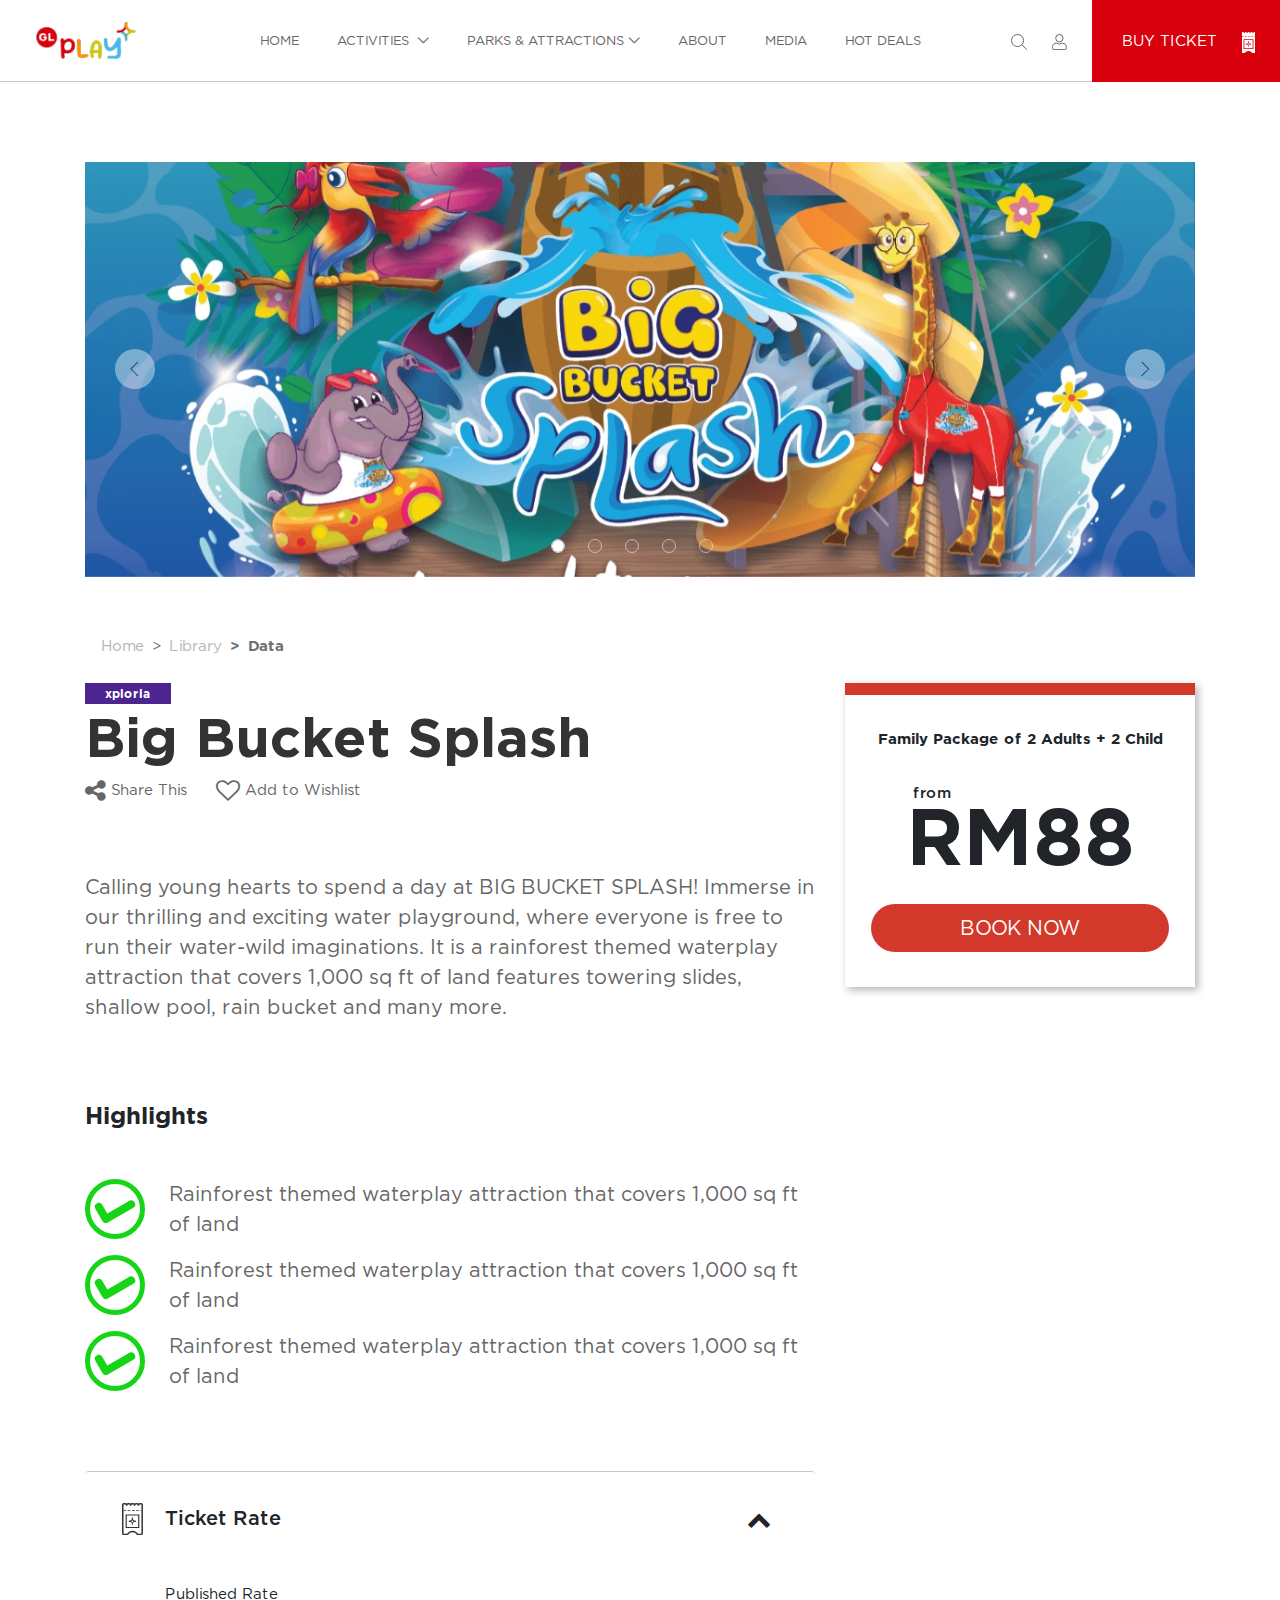
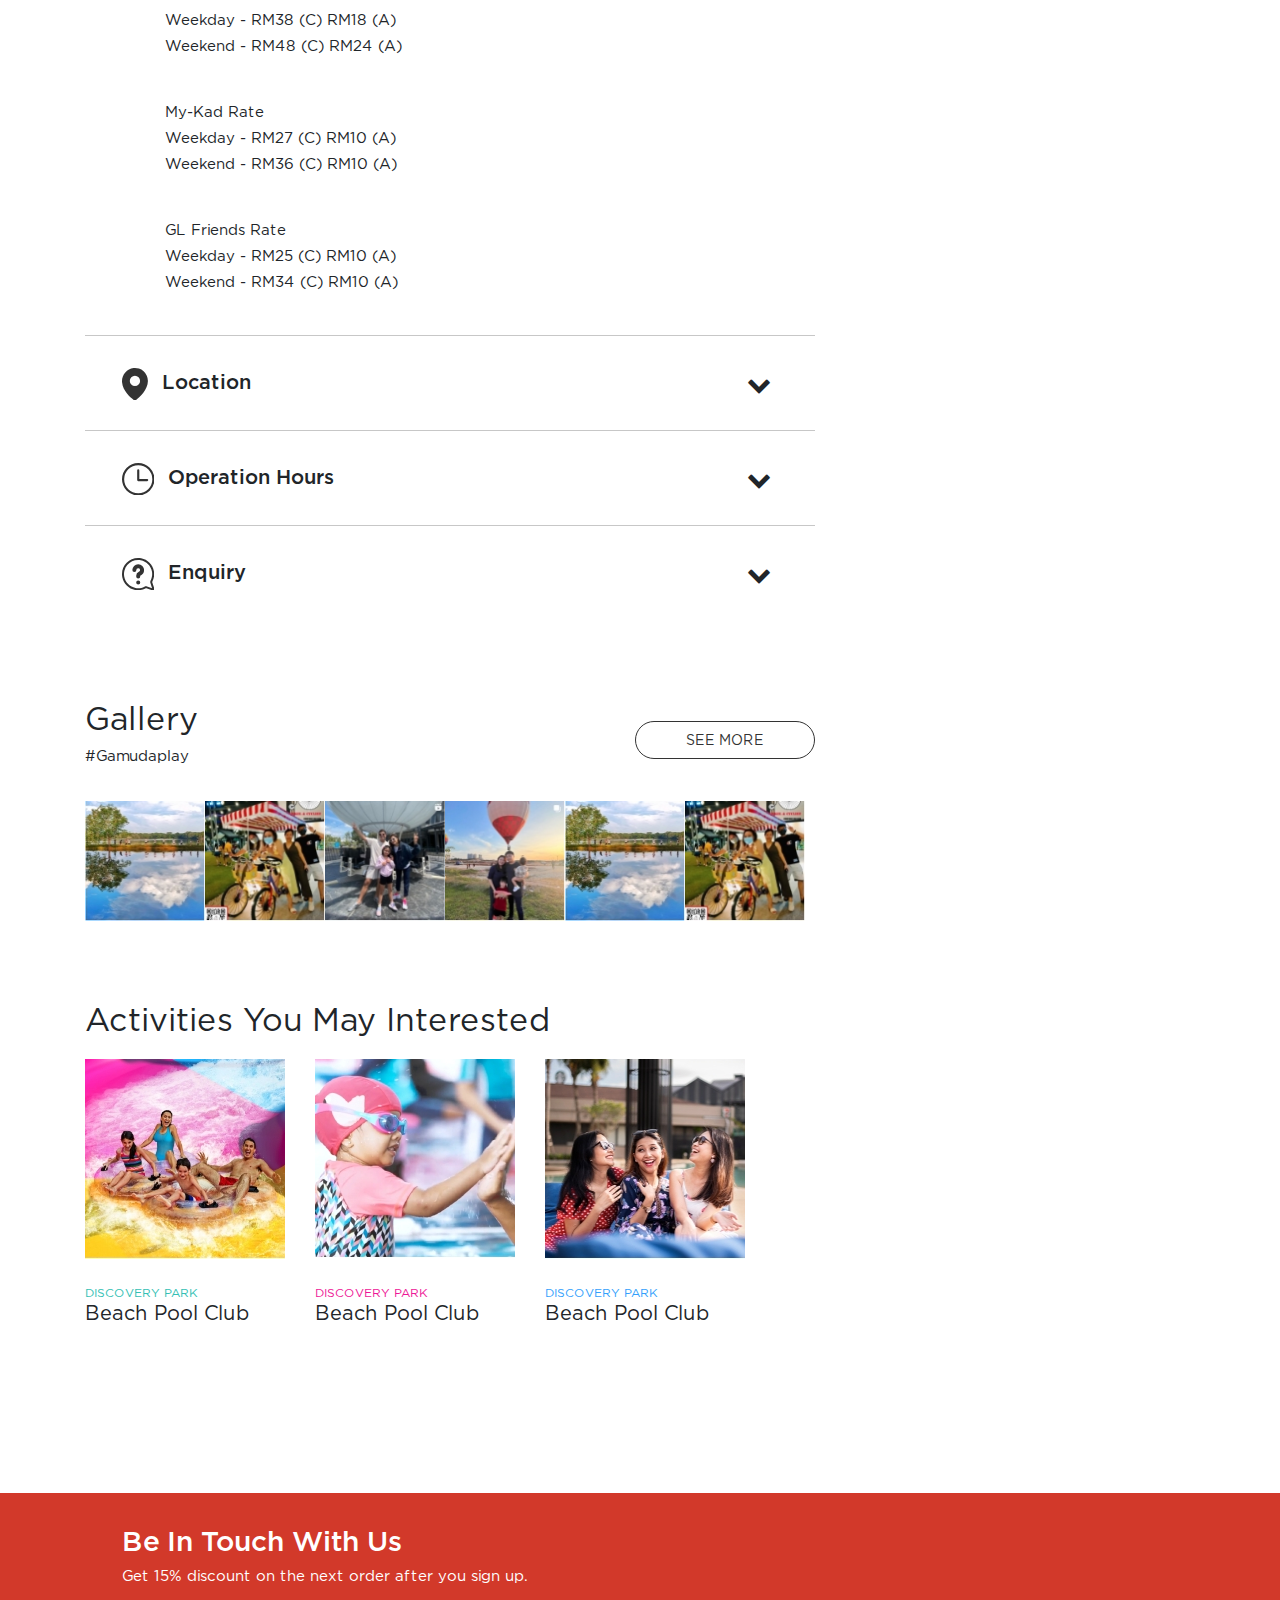
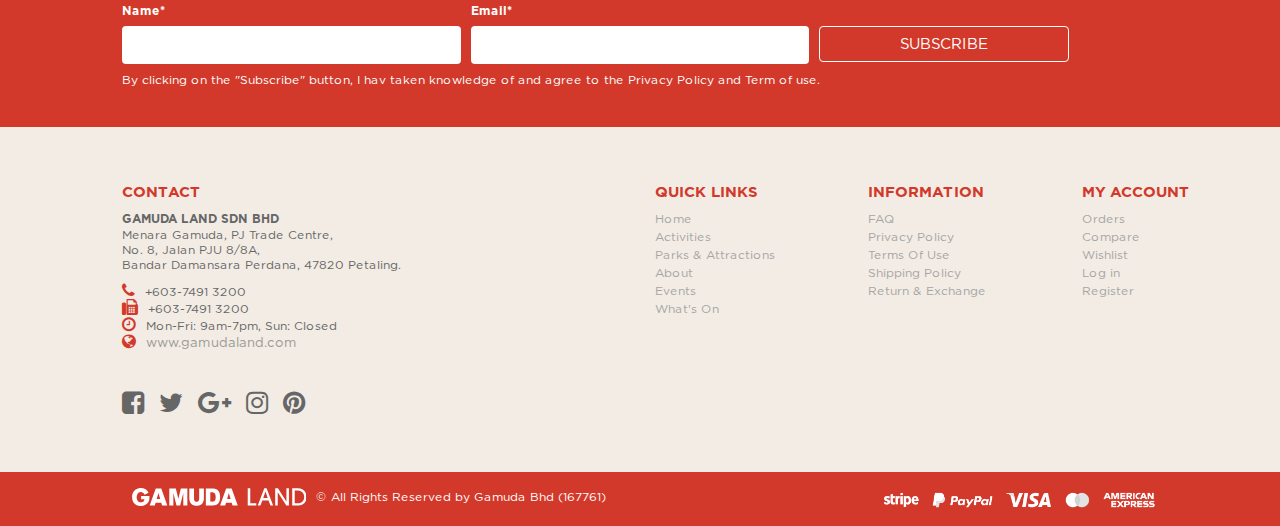
<file: page/Big Bucket Splash.html>
<!doctype html>
<html lang="en">

<head>
    <meta charset="UTF-8">
    <meta name="viewport"
        content="width=device-width, user-scalable=no, initial-scale=1.0, maximum-scale=1.0, minimum-scale=1.0">
    <meta http-equiv="X-UA-Compatible" content="ie=edge">
    <title>Splash</title>
    <link rel="stylesheet" href="../css/bootstrap.min.css">
    <!-- <link rel="stylesheet" href="../css/animate.css"> -->
    <link rel="stylesheet" href="../css/font-awesome/css/font-awesome.css">
    <link rel="stylesheet" href="../css/linearIco.css">
    <link rel="stylesheet" href="../css/style.css">
    <link href="../fonts/stylesheet.css" rel="stylesheet" type="text/css" />

</head>

<body>

    <div id="nav" class="activities-nav">
        <div class="container-fluid">
            <div class="row">
                <div class="col-lg-12" id="menu">
                    <nav class="navbar navbar-expand-lg navbar-light bg-light">

                        <a class="navbar-brand" href="#">
                            <img src="../img/logo.png" alt="">
                        </a>
                        <button class="navbar-toggler" type="button" data-toggle="collapse" data-target="#navbarNav"
                            aria-controls="navbarNav" aria-expanded="false" aria-label="Toggle navigation">
                            <span class="navbar-toggler-icon"></span>
                        </button>
                        <div class="collapse navbar-collapse justify-content-center" id="navbarNav">
                            <ul class="navbar-nav">
                                <li class="nav-item active">
                                    <a class="nav-link" href="#">HOME <span class="sr-only">(current)</span></a>
                                </li>
                                <li class="nav-item dropdown">
                                    <a class="nav-link dropdown-toggle" href="#" id="navbarDropdown" role="button"
                                        data-toggle="dropdown" aria-haspopup="true" aria-expanded="false">
                                        ACTIVITIES
                                    </a>
                                    <div class="dropdown-menu" aria-labelledby="navbarDropdown">

                                        <div class="dropdown-menu-content">
                                            <a class="dropdown-item" href="#">Family Friendly</a>
                                            <a class="dropdown-item" href="#">adventure Seekers</a>
                                            <a class="dropdown-item" href="#">hangout Explorers</a>
                                            <a class="dropdown-item" href="#">Nature Lovers</a>
                                            <a class="dropdown-item" href="#">Food Hunters</a>
                                        </div>
                                    </div>
                                </li>
                                <li class="nav-item dropdown">
                                    <a class="nav-link dropdown-toggle" href="#">PARKS & ATTRACTIONS</a>
                                    <!-- <div class="dropdown-menu" aria-labelledby="navbarDropdown">

                                        <div class="dropdown-menu-content">
                                            <a class="dropdown-item" href="#">Family Friendly</a>
                                            <a class="dropdown-item" href="#">adventure Seekers</a>
                                            <a class="dropdown-item" href="#">hangout Explorers</a>
                                            <a class="dropdown-item" href="#">Nature Lovers</a>
                                            <a class="dropdown-item" href="#">Food Hunters</a>
                                        </div>
                                </div> -->
                                </li>
                                <li class="nav-item">
                                    <a class="nav-link" href="#">ABOUT</a>
                                </li>
                                <li class="nav-item">
                                    <a class="nav-link" href="#">MEDIA</a>
                                </li>
                                <li class="nav-item">
                                    <a class="nav-link" href="#">HOT DEALS</a>
                                </li>

                                <li class="nav-item">
                                    <a class="nav-link expand-menu" href="#">SEARCH</a>
                                </li>

                                <li class="nav-item">
                                    <a class="nav-link expand-menu" href="#">LOGIN</a>
                                </li>

                                <li class="nav-item">
                                    <a class="nav-link expand-menu" href="#">BUY TICKET</a>
                                </li>

                            </ul>


                        </div>
                        <div class="navbar-user">
                            <a href="#">
                                <svg xmlns="http://www.w3.org/2000/svg" width="16.128" height="15.994"
                                    viewBox="0 0 16.128 15.994">
                                    <g id="Group_69" data-name="Group 69" transform="translate(0.5 0.5)">
                                        <circle id="Ellipse_4" data-name="Ellipse 4" cx="6.03" cy="6.03" r="6.03"
                                            fill="none" stroke="#666" stroke-miterlimit="10" stroke-width="1" />
                                        <line id="Line_3" data-name="Line 3" x1="5.025" y1="5.025"
                                            transform="translate(10.25 10.116)" fill="none" stroke="#666"
                                            stroke-miterlimit="10" stroke-width="1" />
                                    </g>
                                </svg>

                            </a>
                            <a href="">
                                <svg xmlns="http://www.w3.org/2000/svg" width="14.791" height="16.141"
                                    viewBox="0 0 14.791 16.141">
                                    <g id="Group_70" data-name="Group 70" transform="translate(0.5 0.5)">
                                        <circle id="Ellipse_5" data-name="Ellipse 5" cx="3.697" cy="3.697" r="3.697"
                                            transform="translate(3.199)" fill="none" stroke="#666"
                                            stroke-miterlimit="10" stroke-width="1" />
                                        <path id="Path_27" data-name="Path 27"
                                            d="M850.965,376.4h-.615a3.627,3.627,0,0,1-4.5,0h-.615a4.031,4.031,0,0,0-4.031,4.031v.853a1.513,1.513,0,0,0,1.513,1.513h10.764A1.513,1.513,0,0,0,855,381.289v-.853A4.031,4.031,0,0,0,850.965,376.4Z"
                                            transform="translate(-841.205 -367.661)" fill="none" stroke="#666"
                                            stroke-linejoin="round" stroke-width="1" />
                                    </g>
                                </svg>

                            </a>
                            <a href="" class="buy">
                                BUY TICKET
                                <svg xmlns="http://www.w3.org/2000/svg" width="13" height="21.164"
                                    viewBox="0 0 13 21.164">
                                    <g id="Group_187" data-name="Group 187" transform="translate(-528 -387.768)">
                                        <path id="Path_51" data-name="Path 51"
                                            d="M994.308,365.616v-1.9a.244.244,0,0,0-.245-.244h-.928a.244.244,0,0,0-.244.244.722.722,0,0,1-.719.719.735.735,0,0,1-.718-.719.253.253,0,0,0-.245-.245h-.922a.245.245,0,0,0-.245.244.718.718,0,1,1-1.436,0,.244.244,0,0,0-.245-.244h-.922a.247.247,0,0,0-.173.072.249.249,0,0,0-.072.174.719.719,0,0,1-.717.719.737.737,0,0,1-.719-.719.244.244,0,0,0-.244-.244h-.922a.245.245,0,0,0-.245.244.72.72,0,0,1-.718.719.735.735,0,0,1-.719-.719.253.253,0,0,0-.244-.245h-1.114a.245.245,0,0,0-.245.244v20.021h0v.653a.244.244,0,0,0,.245.244h2.222a.245.245,0,0,0,.2-.108,4.618,4.618,0,0,1,7.66,0,.244.244,0,0,0,.2.108h2.222a.244.244,0,0,0,.245-.244V365.617Z"
                                            transform="translate(-453.308 24.297)" fill="#fff" />
                                        <path id="Line_20" data-name="Line 20"
                                            d="M12.98-.443h-.722V-1h.722Zm-1.837,0H9.194V-1h1.95Zm-3.065,0H6.129V-1h1.95Zm-3.065,0H3.065V-1h1.95Zm-3.065,0H0V-1H1.95Z"
                                            transform="translate(528.01 392.8)" fill="#d9000d" />
                                        <path id="Path_104" data-name="Path 104"
                                            d="M-1.5-1.5H8.435V8.435H-1.5Zm9.1.836H-.664V7.6H7.6Z"
                                            transform="translate(531.033 396.438)" fill="#d9000d" />
                                        <g id="Group_38" data-name="Group 38" transform="translate(531.813 397.272)">
                                            <path id="Path_7" data-name="Path 7"
                                                d="M167.9,52.114a2.352,2.352,0,0,0-1.989-.662.353.353,0,1,0,.1.7,1.627,1.627,0,0,1,1.843,1.361,2.356,2.356,0,0,1,.357-1.008A2.324,2.324,0,0,0,167.9,52.114Z"
                                                transform="translate(-165.608 -49.199)" fill="#d9000d" />
                                            <path id="Path_8" data-name="Path 8"
                                                d="M179.082,64a2.318,2.318,0,0,0,0,.555.369.369,0,0,1,0-.066A1.625,1.625,0,0,0,179.082,64Z"
                                                transform="translate(-176.835 -59.683)" fill="#d9000d" />
                                            <path id="Path_9" data-name="Path 9"
                                                d="M179.156,58.929a1.626,1.626,0,0,1,.007.489.363.363,0,0,0,0,.066s0,.008,0,.011a.333.333,0,0,0,.006.04.35.35,0,0,0,.009.038.31.31,0,0,0,.011.03.354.354,0,0,0,.016.033c.005.01.011.019.017.029a.356.356,0,0,0,.021.029l.021.023a.333.333,0,0,0,.029.026l.022.016a.337.337,0,0,0,.035.021l.026.012.036.013.032.008.032.005a.346.346,0,0,0,.051,0h.027a.359.359,0,0,0,.071-.015h0a.339.339,0,0,0,.064-.03l.013-.008a.35.35,0,0,0,.059-.046.343.343,0,0,0,.046-.059l.008-.013a.347.347,0,0,0,.03-.065v0a.344.344,0,0,0,.016-.075s0-.005,0-.008a.342.342,0,0,0,0-.078,1.621,1.621,0,0,1,.007-.489,2.36,2.36,0,0,0-.357-1.007A2.355,2.355,0,0,0,179.156,58.929Z"
                                                transform="translate(-176.909 -54.615)" fill="#d9000d" />
                                            <path id="Path_10" data-name="Path 10"
                                                d="M168.423,38.051a.353.353,0,0,0-.561.333,1.634,1.634,0,0,1-1.85,1.85.355.355,0,0,0-.3.1.35.35,0,0,0-.1.2.354.354,0,0,0,.3.4,2.34,2.34,0,0,0,2.65-2.65A.351.351,0,0,0,168.423,38.051Z"
                                                transform="translate(-165.608 -37.98)" fill="#d9000d" />
                                            <path id="Path_11" data-name="Path 11"
                                                d="M181.628,40.235a1.634,1.634,0,0,1-1.85-1.85.353.353,0,0,0-.3-.4.356.356,0,0,0-.3.1.35.35,0,0,0-.1.2,2.34,2.34,0,0,0,2.65,2.65.35.35,0,0,0,.2-.1.353.353,0,0,0-.3-.6Z"
                                                transform="translate(-176.825 -37.982)" fill="#d9000d" />
                                            <path id="Path_12" data-name="Path 12"
                                                d="M183.607,51.452a2.351,2.351,0,0,0-1.988.662,2.317,2.317,0,0,0-.312.391,2.36,2.36,0,0,1,.357,1.007,1.627,1.627,0,0,1,1.843-1.361.355.355,0,0,0,.3-.1.35.35,0,0,0,.1-.2A.354.354,0,0,0,183.607,51.452Z"
                                                transform="translate(-178.704 -49.199)" fill="#d9000d" />
                                        </g>
                                    </g>
                                </svg>

                            </a>
                        </div>
                    </nav>


                </div>

            </div>
        </div>
    </div>

    <!--Start slider !-->
    <section class="mt-90 pt-4 ">
        <div class="container">
            <div class="slider mt-5">
                <div id="carouselExampleIndicators" class="carousel slide splash--slider" data-ride="carousel">
                    <ol class="carousel-indicators">
                        <li data-target="#carouselExampleIndicators" data-slide-to="0" class="active"></li>
                        <li data-target="#carouselExampleIndicators" data-slide-to="1"></li>
                        <li data-target="#carouselExampleIndicators" data-slide-to="2"></li>
                        <li data-target="#carouselExampleIndicators" data-slide-to="3"></li>
                        <li data-target="#carouselExampleIndicators" data-slide-to="4"></li>
                    </ol>
                    <div class="carousel-inner">
                        <div class="carousel-item active">
                            <img src="../img/splash-slider.jpg" class="d-block w-100" alt="...">
                        </div>
                        <div class="carousel-item">
                            <img src="../img/splash-slider.jpg" class="d-block w-100" alt="...">
                        </div>
                        <div class="carousel-item">
                            <img src="../img/splash-slider.jpg" class="d-block w-100" alt="...">
                        </div>
                        <div class="carousel-item">
                            <img src="../img/splash-slider.jpg" class="d-block w-100" alt="...">
                        </div>
                        <div class="carousel-item">
                            <img src="../img/splash-slider.jpg" class="d-block w-100" alt="...">
                        </div>
                    </div>
                    <button class="carousel-control-prev" type="button" data-target="#carouselExampleIndicators"
                        data-slide="prev">
                        <span class="carousel-control-prev-icon" aria-hidden="true"></span>
                        <span class="sr-only">Previous</span>
                    </button>
                    <button class="carousel-control-next" type="button" data-target="#carouselExampleIndicators"
                        data-slide="next">
                        <span class="carousel-control-next-icon" aria-hidden="true"></span>
                        <span class="sr-only">Next</span>
                    </button>
                </div>
            </div>
        </div>
    </section>
    <!--end slider !-->



    <!--Start main content !-->
    <section id="" class="pt-5 mb-80">
        <div class="container">
            <nav aria-label="breadcrumb">
                <ol class="breadcrumb">
                    <li class="breadcrumb-item"><a href="#">Home</a></li>
                    <li class="breadcrumb-item"><a href="#">Library</a></li>
                    <li class="breadcrumb-item active" aria-current="page">Data</li>
                </ol>
            </nav>
            <div class="row flex-column-reverse flex-lg-row">
                
                <div class="col-lg-8">
                    <div class="splash--header">
                        <label for="">xploria</label>
                        <h1 class="activities-heading mt-0">
                            Big Bucket Splash
                        </h1>
                        <div class="splash--header-icons">
                            <a href="">
                                <i class="fa fa-share-alt"></i>
                                Share This
                            </a>
                            <a href="" class="ml-4">
                                <i class="fa fa-heart-o"></i>
                                Add to Wishlist
                            </a>
                        </div>
                    </div>

                    <p class="splash--text">
                        Calling young hearts to spend a day at BIG BUCKET SPLASH! Immerse in our thrilling and exciting
                        water playground, where everyone is free to run their water-wild imaginations. It is a
                        rainforest themed waterplay attraction that covers 1,000 sq ft of land features towering slides,
                        shallow pool, rain bucket and many more.
                    </p>

                    <div class="splash--highlights mb-80">
                        <h4 class="font-weight-bold mb-5">Highlights</h4>
                        <div class="d-flex align-items-center mb-3">
                            <img width="60" height="60" src="../img/Group 227.png" alt="tick">
                            <p class="splash--text ml-4 m-0">
                                Rainforest themed waterplay attraction that covers 1,000 sq ft
                                of land
                            </p>
                        </div>
                        <div class="d-flex align-items-center mb-3">
                            <img width="60" height="60" src="../img/Group 227.png" alt="tick">
                            <p class="splash--text ml-4 m-0">
                                Rainforest themed waterplay attraction that covers 1,000 sq ft
                                of land
                            </p>
                        </div>
                        <div class="d-flex align-items-center mb-3">
                            <img width="60" height="60" src="../img/Group 227.png" alt="tick">
                            <p class="splash--text ml-4 m-0">
                                Rainforest themed waterplay attraction that covers 1,000 sq ft
                                of land
                            </p>
                        </div>
                    </div>

                    <div class="accordion splash-accordion  mb-80" id="accordionExample">
                        <div class="card">
                            <div class="card-header" id="headingOne">
                                <h2 class="mb-0">
                                    <button class="btn  btn-block text-left" type="button" data-toggle="collapse"
                                        data-target="#collapseOne" aria-expanded="true" aria-controls="collapseOne">
                                        <svg class="mr-3" xmlns="http://www.w3.org/2000/svg" width="20.938"
                                            height="32.204" viewBox="0 0 20.938 32.204">
                                            <g id="Group_127" data-name="Group 127"
                                                transform="translate(-137.5 -1494.297)">
                                                <g id="Path_51" data-name="Path 51"
                                                    transform="translate(-842.308 1132.325)" fill="none"
                                                    stroke-linecap="round" stroke-linejoin="round">
                                                    <path
                                                        d="M999.247,366.431V363.81a.337.337,0,0,0-.337-.337h-1.281a.337.337,0,0,0-.337.337,1,1,0,0,1-.992.992,1.014,1.014,0,0,1-.99-.992.349.349,0,0,0-.339-.339H993.7a.338.338,0,0,0-.339.337.991.991,0,1,1-1.982,0,.337.337,0,0,0-.337-.337H989.77a.339.339,0,0,0-.339.339.992.992,0,0,1-.99.992,1.017,1.017,0,0,1-.991-.992.336.336,0,0,0-.337-.337H985.84a.338.338,0,0,0-.339.337.993.993,0,0,1-.99.992,1.015,1.015,0,0,1-.991-.992.349.349,0,0,0-.337-.339h-1.538a.337.337,0,0,0-.337.337v27.627h0v.9a.336.336,0,0,0,.337.337h3.066a.337.337,0,0,0,.28-.149,6.372,6.372,0,0,1,10.57,0,.337.337,0,0,0,.28.149h3.067a.336.336,0,0,0,.337-.337V366.432Z"
                                                        stroke="none" />
                                                    <path
                                                        d="M 983.1829833984375 363.4710693359375 L 981.6453857421875 363.4724731445312 C 981.4599609375 363.4724731445312 981.30810546875 363.6229248046875 981.30810546875 363.8097534179688 L 981.30810546875 392.33740234375 C 981.30810546875 392.4264526367188 981.34326171875 392.5126342773438 981.4073486328125 392.5768432617188 C 981.47021484375 392.6396484375 981.5565185546875 392.6746826171875 981.6453857421875 392.6746826171875 L 984.7117919921875 392.6746826171875 C 984.8243408203125 392.6746826171875 984.9293212890625 392.6192016601562 984.9921875 392.5258178710938 C 986.1807861328125 390.7647705078125 988.15625 389.7134399414062 990.2779541015625 389.7134399414062 C 992.3983154296875 389.7134399414062 994.3753662109375 390.7647705078125 995.5626220703125 392.5258178710938 C 995.625244140625 392.6192016601562 995.7303466796875 392.6746826171875 995.8427734375 392.6746826171875 L 998.9093017578125 392.6746826171875 C 998.998046875 392.6746826171875 999.08447265625 392.6396484375 999.1473388671875 392.5768432617188 C 999.2113037109375 392.5126342773438 999.24658203125 392.4264526367188 999.24658203125 392.33740234375 L 999.24658203125 363.8097534179688 C 999.24658203125 363.6229248046875 999.09619140625 363.4724731445312 998.9093017578125 363.4724731445312 L 997.628662109375 363.4724731445312 C 997.4417724609375 363.4724731445312 997.2913818359375 363.6229248046875 997.2913818359375 363.8097534179688 C 997.289794921875 364.3558959960938 996.8458251953125 364.7998046875 996.2998046875 364.80126953125 C 995.769775390625 364.80126953125 995.309814453125 364.33984375 995.309814453125 363.8097534179688 C 995.309814453125 363.6301879882812 995.150634765625 363.4710693359375 994.9710693359375 363.4710693359375 L 993.69921875 363.4724731445312 C 993.512451171875 363.4724731445312 993.360595703125 363.6229248046875 993.360595703125 363.8097534179688 C 993.360595703125 364.3558959960938 992.9166259765625 364.80126953125 992.370361328125 364.80126953125 C 991.8243408203125 364.7998046875 991.3790283203125 364.3558959960938 991.3790283203125 363.8097534179688 C 991.3790283203125 363.6229248046875 991.228515625 363.4724731445312 991.041748046875 363.4724731445312 L 989.77001953125 363.4710693359375 C 989.6793212890625 363.4710693359375 989.5946044921875 363.5075073242188 989.530517578125 363.5703125 C 989.4676513671875 363.6345825195312 989.430908203125 363.7207641601562 989.430908203125 363.8097534179688 C 989.430908203125 364.0740966796875 989.3289794921875 364.3237915039062 989.1405029296875 364.5107421875 C 988.95361328125 364.6976318359375 988.70556640625 364.7998046875 988.4410400390625 364.80126953125 C 987.9111328125 364.7998046875 987.4495849609375 364.33837890625 987.4495849609375 363.8097534179688 C 987.4495849609375 363.7207641601562 987.4146728515625 363.6345825195312 987.350341796875 363.5703125 C 987.28759765625 363.5075073242188 987.201416015625 363.4724731445312 987.1124267578125 363.4724731445312 L 985.8404541015625 363.4724731445312 C 985.653564453125 363.4724731445312 985.501708984375 363.6229248046875 985.501708984375 363.8097534179688 C 985.501708984375 364.3558959960938 985.0577392578125 364.7998046875 984.51171875 364.80126953125 C 983.981689453125 364.80126953125 983.5203857421875 364.33984375 983.5203857421875 363.8097534179688 C 983.5203857421875 363.6301879882812 983.361083984375 363.4710693359375 983.1829833984375 363.4710693359375 M 983.1815795898438 361.9710693359375 C 983.1820678710938 361.9710693359375 983.1824951171875 361.9710693359375 983.1829833984375 361.9710693359375 C 983.7050170898438 361.9710693359375 984.1768798828125 362.1900329589844 984.51171875 362.541015625 C 984.8466796875 362.1908874511719 985.3185424804688 361.9724731445312 985.8404541015625 361.9724731445312 L 987.1124267578125 361.9724731445312 C 987.5966186523438 361.9724731445312 988.0701293945312 362.16845703125 988.4114990234375 362.5101623535156 C 988.4213256835938 362.5199584960938 988.4309692382812 362.5298156738281 988.4404907226562 362.5397644042969 C 988.4463500976562 362.5336303710938 988.4522094726562 362.5275573730469 988.4581298828125 362.521484375 C 988.465576171875 362.513916015625 988.4730224609375 362.5064392089844 988.4805908203125 362.4990234375 C 988.8280029296875 362.1585693359375 989.2859497070312 361.9710693359375 989.77001953125 361.9710693359375 L 991.0433959960938 361.9724731445312 C 991.5642700195312 361.9724731445312 992.0355224609375 362.1910705566406 992.3701171875 362.54150390625 C 992.705078125 362.1910705566406 993.1770629882812 361.9724731445312 993.69921875 361.9724731445312 L 994.9694213867188 361.9710693359375 C 995.4926147460938 361.9710693359375 995.9652099609375 362.1900024414062 996.3004760742188 362.5409240722656 C 996.63525390625 362.1911010742188 997.10693359375 361.9724731445312 997.628662109375 361.9724731445312 L 998.9093017578125 361.9724731445312 C 999.92236328125 361.9724731445312 1000.74658203125 362.7966613769531 1000.74658203125 363.8097534179688 L 1000.74658203125 392.33740234375 C 1000.74658203125 392.8271789550781 1000.556030273438 393.2881774902344 1000.2099609375 393.6355285644531 C 999.8660888671875 393.9790649414062 999.3929443359375 394.1746826171875 998.9093017578125 394.1746826171875 L 995.8427734375 394.1746826171875 C 995.2288208007812 394.1746826171875 994.6583251953125 393.8705749511719 994.3167724609375 393.3611755371094 C 993.410888671875 392.0175170898438 991.9002685546875 391.2134399414062 990.2779541015625 391.2134399414062 C 988.656005859375 391.2134399414062 987.144775390625 392.0177612304688 986.2354736328125 393.364990234375 C 985.8946533203125 393.8713989257812 985.3245849609375 394.1746826171875 984.7117919921875 394.1746826171875 L 981.6453857421875 394.1746826171875 C 981.1618041992188 394.1746826171875 980.6886596679688 393.9790954589844 980.3472900390625 393.6380920410156 C 979.9990234375 393.2891235351562 979.80810546875 392.8277893066406 979.80810546875 392.33740234375 L 979.80810546875 363.8097534179688 C 979.80810546875 362.7966613769531 980.63232421875 361.9724731445312 981.6453857421875 361.9724731445312 L 983.1815795898438 361.9710693359375 Z"
                                                        stroke="none" fill="#333" />
                                                </g>
                                                <path id="Line_20" data-name="Line 20"
                                                    d="M17.912-.231h-1V-1h1Zm-2.534,0H12.686V-1h2.691Zm-4.229,0H8.457V-1h2.691Zm-4.229,0H4.229V-1H6.92Zm-4.229,0H0V-1H2.691Z"
                                                    transform="translate(139.014 1502.36)" fill="#333" />
                                                <path id="Path_104" data-name="Path 104"
                                                    d="M-1.5-1.5H12.209V12.209H-1.5ZM11.056-.347H-.347v11.4h11.4Z"
                                                    transform="translate(142.615 1507.191)" fill="#333" />
                                                <g id="Group_38" data-name="Group 38"
                                                    transform="translate(144.262 1508.912)">
                                                    <path id="Path_7" data-name="Path 7"
                                                        d="M168.769,52.374a3.245,3.245,0,0,0-2.744-.913.488.488,0,0,0,.139.965,2.245,2.245,0,0,1,2.543,1.878,3.25,3.25,0,0,1,.492-1.39A3.208,3.208,0,0,0,168.769,52.374Z"
                                                        transform="translate(-165.608 -48.352)" fill="#333" />
                                                    <path id="Path_8" data-name="Path 8"
                                                        d="M179.087,64a3.2,3.2,0,0,0,.005.765.507.507,0,0,1,0-.091A2.243,2.243,0,0,0,179.087,64Z"
                                                        transform="translate(-175.987 -58.044)" fill="#333" />
                                                    <path id="Path_9" data-name="Path 9"
                                                        d="M179.156,59.311a2.243,2.243,0,0,1,.009.675.507.507,0,0,0,0,.091c0,.005,0,.011,0,.016a.454.454,0,0,0,.008.056.486.486,0,0,0,.013.052.43.43,0,0,0,.015.041.488.488,0,0,0,.022.046c.007.014.015.027.024.039s.019.027.03.04.019.022.029.032a.461.461,0,0,0,.04.036l.03.022a.462.462,0,0,0,.048.029l.035.016.049.018.045.011.044.007a.477.477,0,0,0,.07,0l.037,0a.5.5,0,0,0,.1-.021l0,0a.469.469,0,0,0,.088-.041l.018-.011a.482.482,0,0,0,.081-.064.476.476,0,0,0,.064-.081l.011-.018a.48.48,0,0,0,.042-.089v0a.473.473,0,0,0,.022-.1s0-.007,0-.011a.47.47,0,0,0,0-.108,2.238,2.238,0,0,1,.01-.675,3.257,3.257,0,0,0-.492-1.39A3.251,3.251,0,0,0,179.156,59.311Z"
                                                        transform="translate(-176.056 -53.358)" fill="#333" />
                                                    <path id="Path_10" data-name="Path 10"
                                                        d="M169.492,38.078a.488.488,0,0,0-.775.46,2.254,2.254,0,0,1-2.552,2.553.49.49,0,0,0-.415.138.483.483,0,0,0-.137.275.488.488,0,0,0,.413.552,3.23,3.23,0,0,0,3.657-3.657A.484.484,0,0,0,169.492,38.078Z"
                                                        transform="translate(-165.608 -37.98)" fill="#333" />
                                                    <path id="Path_11" data-name="Path 11"
                                                        d="M182.605,41.091a2.254,2.254,0,0,1-2.553-2.552.487.487,0,0,0-.413-.552.491.491,0,0,0-.414.138.483.483,0,0,0-.138.275,3.23,3.23,0,0,0,3.657,3.657.483.483,0,0,0,.275-.138.488.488,0,0,0-.414-.828Z"
                                                        transform="translate(-175.978 -37.982)" fill="#333" />
                                                    <path id="Path_12" data-name="Path 12"
                                                        d="M184.481,51.461a3.244,3.244,0,0,0-2.744.913,3.2,3.2,0,0,0-.43.54,3.256,3.256,0,0,1,.492,1.39,2.245,2.245,0,0,1,2.543-1.878.49.49,0,0,0,.414-.138.488.488,0,0,0-.275-.827Z"
                                                        transform="translate(-177.715 -48.352)" fill="#333" />
                                                </g>
                                            </g>
                                        </svg>

                                        Ticket Rate
                                        </h4>
                                    </button>
                                </h2>
                            </div>

                            <div id="collapseOne" class="collapse show" aria-labelledby="headingOne"
                                data-parent="#accordionExample">
                                <div class="card-body">
                                    <p class="mb-2">
                                        Published Rate
                                    </p>
                                    <p class="mb-2">
                                        Weekday - RM38 (C) RM18 (A)
                                    </p>
                                    <p class="mb-5">
                                        Weekend - RM48 (C) RM24 (A)
                                    </p>
                                    <p class="mb-2">
                                        My-Kad Rate
                                    </p>
                                    <p class="mb-2">
                                        Weekday - RM27 (C) RM10 (A)
                                    </p>
                                    <p class="mb-5">
                                        Weekend - RM36 (C) RM10 (A)
                                    </p>
                                    <p class="mb-2">
                                        GL Friends Rate
                                    </p>
                                    <p class="mb-2">
                                        Weekday - RM25 (C) RM10 (A)
                                    </p>
                                    <p class="mb-4">
                                        Weekend - RM34 (C) RM10 (A)
                                    </p>
                                </div>
                            </div>
                        </div>
                        <div class="card">
                            <div class="card-header" id="headingTwo">
                                <h2 class="mb-0">
                                    <button class="btn btn-block text-left collapsed" type="button"
                                        data-toggle="collapse" data-target="#collapseTwo" aria-expanded="false"
                                        aria-controls="collapseTwo">
                                        <svg class="mr-2" xmlns="http://www.w3.org/2000/svg" width="25.92"
                                            height="32.489" viewBox="0 0 25.92 32.489">
                                            <path id="Path_49" data-name="Path 49"
                                                d="M122.956,309.076c-6.891.733-12.085,7.362-11.486,14.266.787,9.046,9.1,15.791,11.955,17.851a1.552,1.552,0,0,0,1.871-.034c2.96-2.312,12.047-10.146,12.047-19.191A12.97,12.97,0,0,0,122.956,309.076Zm1.421,18.035a5.145,5.145,0,1,1,5.144-5.144A5.145,5.145,0,0,1,124.377,327.111Z"
                                                transform="translate(-111.423 -309)" fill="#333" />
                                        </svg>

                                        Location
                                    </button>
                                </h2>
                            </div>
                            <div id="collapseTwo" class="collapse" aria-labelledby="headingTwo"
                                data-parent="#accordionExample">
                                <div class="card-body">
                                    Rainforest themed waterplay attraction that covers 1,000 sq ft
                                    of land
                                </div>
                            </div>
                        </div>
                        <div class="card">
                            <div class="card-header" id="headingThree">
                                <h2 class="mb-0">
                                    <button class="btn btn-block text-left collapsed" type="button"
                                        data-toggle="collapse" data-target="#collapseThree" aria-expanded="false"
                                        aria-controls="collapseThree">
                                        <svg class="mr-2" id="Group_117" data-name="Group 117"
                                            xmlns="http://www.w3.org/2000/svg" width="32.489" height="32.489"
                                            viewBox="0 0 32.489 32.489">
                                            <g id="Group_115" data-name="Group 115" transform="translate(0 0)">
                                                <path id="Path_112" data-name="Path 112"
                                                    d="M-219.263,376.1a16.263,16.263,0,0,1-16.245-16.244,16.263,16.263,0,0,1,16.245-16.244,16.263,16.263,0,0,1,16.244,16.244A16.263,16.263,0,0,1-219.263,376.1Zm0-30.328a14.1,14.1,0,0,0-14.084,14.084,14.1,14.1,0,0,0,14.084,14.084,14.1,14.1,0,0,0,14.083-14.084A14.1,14.1,0,0,0-219.263,345.768Z"
                                                    transform="translate(235.508 -343.607)" fill="#333" />
                                            </g>
                                            <g id="Group_116" data-name="Group 116" transform="translate(15.164 6.369)">
                                                <path id="Path_113" data-name="Path 113"
                                                    d="M-197.419,367.21h-8.937a1.081,1.081,0,0,1-1.08-1.08v-9.653a1.08,1.08,0,0,1,1.08-1.08,1.08,1.08,0,0,1,1.08,1.08v8.572h7.857a1.08,1.08,0,0,1,1.08,1.08A1.081,1.081,0,0,1-197.419,367.21Z"
                                                    transform="translate(207.437 -355.396)" fill="#333" />
                                            </g>
                                        </svg>

                                        Operation Hours
                                    </button>
                                </h2>
                            </div>
                            <div id="collapseThree" class="collapse" aria-labelledby="headingThree"
                                data-parent="#accordionExample">
                                <div class="card-body">
                                    Rainforest themed waterplay attraction that covers 1,000 sq ft of land
                                </div>
                            </div>
                        </div>
                        <div class="card">
                            <div class="card-header" id="headingFour">
                                <h2 class="mb-0">
                                    <button class="btn btn-block text-left collapsed" type="button"
                                        data-toggle="collapse" data-target="#collapseFour" aria-expanded="false"
                                        aria-controls="collapseFour">
                                        <svg class="mr-2" xmlns="http://www.w3.org/2000/svg" width="32.441"
                                            height="32.489" viewBox="0 0 32.441 32.489">
                                            <g id="Group_129" data-name="Group 129"
                                                transform="translate(-101 -1587.714)">
                                                <g id="Path_130" data-name="Path 130"
                                                    transform="translate(-144.149 1519.313)" fill="none">
                                                    <path
                                                        d="M264.326,68.689A16.081,16.081,0,0,1,275.55,91.834a1.367,1.367,0,0,0-.09,1.06l2.057,6.169a1.387,1.387,0,0,1-1.755,1.754l-6.193-2.063a1.364,1.364,0,0,0-1.053.087,16.1,16.1,0,1,1-4.19-30.151Z"
                                                        stroke="none" />
                                                    <path
                                                        d="M 261.2374877929688 70.4013671875 C 257.03271484375 70.4013671875 253.0791015625 72.25950622558594 250.390380859375 75.49934387207031 C 249.0826721191406 77.07508850097656 248.1527709960938 78.87130737304688 247.62646484375 80.83810424804688 C 247.0726318359375 82.90778350830078 246.9988708496094 85.06121826171875 247.4072875976562 87.23893737792969 C 247.9212646484375 89.98223876953125 249.2703857421875 92.4976806640625 251.3087463378906 94.51333618164062 C 253.3457641601562 96.52766418457031 255.8785705566406 97.85340881347656 258.6335144042969 98.34726715087891 C 259.5010375976562 98.50288391113281 260.3779907226562 98.58179473876953 261.2400207519531 98.58179473876953 C 263.4773254394531 98.58179473876953 265.6199951171875 98.06882476806641 267.6110534667969 97.05582427978516 C 268.0895690917969 96.81322479248047 268.621826171875 96.68499755859375 269.1502685546875 96.68499755859375 C 269.50830078125 96.68499755859375 269.8619384765625 96.74235534667969 270.2011108398438 96.85540771484375 L 275.2311706542969 98.53148651123047 L 273.5631103515625 93.52812957763672 C 273.2758178710938 92.66904449462891 273.3492431640625 91.74351501464844 273.7719116210938 90.91807556152344 C 275.1979370117188 88.14818572998047 275.6559448242188 85.03031921386719 275.0963745117188 81.90153503417969 C 274.6023864746094 79.13950347900391 273.2737121582031 76.60057067871094 271.2539672851562 74.55918884277344 C 269.2326049804688 72.51614379882812 266.7105102539062 71.16618347167969 263.9601440429688 70.65519714355469 C 263.0540466308594 70.48677062988281 262.1380004882812 70.4013671875 261.2374877929688 70.4013671875 M 261.2374877929688 68.40135955810547 C 262.2481384277344 68.40135955810547 263.2796020507812 68.49443817138672 264.3256530761719 68.68887329101562 C 270.7582092285156 69.88397979736328 275.9134521484375 75.11001586914062 277.0651245117188 81.54942321777344 C 277.7335205078125 85.28672790527344 277.095947265625 88.83091735839844 275.5500793457031 91.83354949951172 C 275.3810119628906 92.16373443603516 275.3421630859375 92.54192352294922 275.4598388671875 92.89382934570312 L 277.5164184570312 99.06246948242188 C 277.8775024414062 100.1467361450195 276.8457641601562 101.1785430908203 275.7614440917969 100.8162841796875 L 269.56884765625 98.75284576416016 C 269.2191772460938 98.63628387451172 268.8444213867188 98.67285919189453 268.5154113769531 98.83967590332031 C 265.5219116210938 100.3626861572266 261.9937744140625 100.9819412231445 258.2803955078125 100.3158493041992 C 251.8558044433594 99.16415405273438 246.6434936523438 94.02267456054688 245.4414978027344 87.60724639892578 C 243.518310546875 77.35263061523438 251.3330078125 68.40135955810547 261.2374877929688 68.40135955810547 Z"
                                                        stroke="none" fill="#333" />
                                                </g>
                                                <path id="Path_131" data-name="Path 131"
                                                    d="M260.076,94.156a2.031,2.031,0,1,1,2.031-2.031A2.031,2.031,0,0,1,260.076,94.156Zm1.97-8.9.03.8a2,2,0,1,1-4,0v-.723a4.046,4.046,0,0,1,2.624-3.838,1.862,1.862,0,1,0-2.486-1.754,2,2,0,1,1-4,0,5.873,5.873,0,0,1,5.829-5.86A5.664,5.664,0,0,1,264.2,75.61a5.828,5.828,0,0,1-2.155,9.645Z"
                                                    transform="translate(-142.856 1520.093)" fill="#333" />
                                            </g>
                                        </svg>
                                        Enquiry
                                    </button>
                                </h2>
                            </div>
                            <div id="collapseFour" class="collapse" aria-labelledby="headingFour"
                                data-parent="#accordionExample">
                                <div class="card-body">
                                    Rainforest themed waterplay attraction that covers 1,000 sq ft of land
                                </div>
                            </div>
                        </div>
                    </div>

                    <div class="splash-gallery mb-80">
                        <div class="gallery--header d-flex align-items-center justify-content-between">
                            <div class="">
                                <h2 class="font-weight-normal">Gallery</h2>
                                <p class="">#Gamudaplay</p>
                            </div>
                            <a href="" class="yellow-link-btn ">SEE more</a>
                        </div>
                        <div class="gallery--body">
                            <img src="../img/splash-gallery (1).jpg" alt="">
                            <img src="../img/splash-gallery (2).jpg" alt="">
                            <img src="../img/splash-gallery (3).jpg" alt="">
                            <img src="../img/splash-gallery (4).jpg" alt="">
                            <img src="../img/splash-gallery (1).jpg" alt="">
                            <img src="../img/splash-gallery (2).jpg" alt="">
                            
                        </div>
                    </div>

                    <div class="activities-suggest mb-80">
                        <h2 class="font-weight-normal">Activities You May Interested</h2>
                        <div class="activities-suggest-body">
                            <div class="activities-suggest-card">
                                <img src="../img/activities-suggest (1).jpg" alt="">
                                <div class="mt-4">
                                    <label class="c-discovery">discovery Park</label>
                                    <h5>Beach Pool Club</h5>
                                </div>
                            </div>
                            <div class="activities-suggest-card">
                                <img src="../img/activities-suggest (2).jpg" alt="">
                                <div class="mt-4">
                                    <label class="c-twenty-five">discovery Park</label>
                                    <h5>Beach Pool Club</h5>
                                </div>
                            </div>
                            <div class="activities-suggest-card">
                                <img src="../img/activities-suggest (3).jpg" alt="">
                                <div class="mt-4">
                                    <label class="c-splashmania">discovery Park</label>
                                    <h5>Beach Pool Club</h5>
                                </div>
                            </div>
                        </div>
                    </div>

                </div>

                <div class="col-lg-4">
                    <div class="splash-book">
                        <p class="text-center font-weight-bold ">
                            Family Package of 2 Adults + 2 Child
                        </p>
                        <div class="d-flex justify-content-center">
                            <h2>
                                 <label for="">from</label>
                                RM88
                            </h2>
                        </div>
                        <a href="" class="">
                            BOOK NOW
                        </a>
                    </div>
                </div>
            </div>
        </div>
    </section>
    <!--End main content !-->

    <!--Start newsletter !-->
    <section id="nletter">
        <div class="container-fluid">
            <div class="row pt-3 pb-4">
                <div class="col-lg-1"></div>
                <div class="col-lg-10">
                    <h3 class="pt-3">Be In Touch With Us</h3>
                    <p>Get 15% discount on the next order after you sign up.</p>

                    <form method="post">
                        <div class="form-row">
                            <div class="col-lg-4">
                                <label>Name*</label>
                                <input type="text" class="form-control" placeholder="">
                            </div>
                            <div class="col-lg-4">
                                <label>Email*</label>
                                <input type="text" class="form-control" placeholder="">
                            </div>

                            <div class="col-lg-4">
                                <input type="submit" class="btn btn-outline-light subscribe" value="SUBSCRIBE">
                            </div>

                        </div>
                    </form>

                    <p class="form-descripion mt-2">By clicking on the "Subscribe" button, I hav taken knowledge of and
                        agree to the Privacy Policy and Term of use.</p>
                </div>
                <div class="col-lg-1"></div>
            </div>
        </div>
    </section>
    <!--End newsletter !-->

    <!--Start Footer !-->
    <section id="footer">
        <div class="container-fluid">
            <div class="row pt-3">
                <div class="col-lg-1"></div>
                <div class="col-lg-3 mb-3">
                    <h5>CONTACT</h5>
                    <b style="color: #666666;font-size: 12px;font-weight: bold">GAMUDA LAND SDN BHD</b>
                    <p class="contact-address">Menara Gamuda, PJ Trade Centre,<br />
                        No. 8, Jalan PJU 8/8A, <br />
                        Bandar Damansara Perdana, 47820 Petaling.</p>

                    <ul class="contact-item">
                        <li><span class="fa fa-phone"></span>+603-7491 3200</li>
                        <li><span class="fa fa-fax"></span>+603-7491 3200</li>
                        <li><span class="fa fa-clock-o"></span>Mon-Fri: 9am-7pm, Sun: Closed</li>
                        <li><span class="fa fa-globe"></span>www.gamudaland.com</li>
                    </ul>

                    <div class="row">
                        <div class="col-lg-12">
                            <div class="socials">
                                <a href=""><span class="fa fa-facebook-square"></span></a>
                                <a href=""><span class="fa fa-twitter"></span></a>
                                <a href=""><span class="fa fa-google-plus"></span></a>
                                <a href=""><span class="fa fa-instagram"></span></a>
                                <a href=""><span class="fa fa-pinterest"></span></a>
                            </div>
                        </div>
                    </div>
                </div>

                <div class="col-lg-2 mb-3">

                </div>

                <div class="col-lg-2 mb-3">
                    <h5>QUICK LINKS</h5>
                    <ul>
                        <li><a href="#">Home</a></li>
                        <li><a href="#">Activities</a></li>
                        <li><a href="#">Parks & Attractions</a></li>
                        <li><a href="#">About</a></li>
                        <li><a href="#">Events</a></li>
                        <li><a href="#">What's On</a></li>
                    </ul>
                </div>

                <div class="col-lg-2 mb-3">
                    <h5>INFORMATION</h5>
                    <ul>
                        <li><a href="#">FAQ</a></li>
                        <li><a href="#">Privacy Policy</a></li>
                        <li><a href="#">Terms Of Use</a></li>
                        <li><a href="#">Shipping Policy</a></li>
                        <li><a href="#">Return & Exchange</a></li>
                    </ul>
                </div>

                <div class="col-lg-2 mb-3">
                    <h5>My ACCOUNT</h5>
                    <ul>
                        <li><a href="#">Orders</a></li>
                        <li><a href="#">Compare</a></li>
                        <li><a href="#">Wishlist</a></li>
                        <li><a href="#">Log in</a></li>
                        <li><a href="#">Register</a></li>
                    </ul>
                </div>
                <div class="col-lg-1"></div>
            </div>
        </div>
    </section>
    <!--End Footer !-->

    <!--Start Copyright !-->
    <section id="copyright">
        <div class="container-fluid">
            <div class="row">
                <div class="col-lg-1"></div>
                <div class="col-lg-7 text-left">
                    <svg id="Group_225" data-name="Group 225" xmlns="http://www.w3.org/2000/svg"
                        xmlns:xlink="http://www.w3.org/1999/xlink" width="174.706" height="17.976"
                        viewBox="0 0 174.706 17.976">
                        <defs>
                            <clipPath id="clip-path">
                                <rect id="Rectangle_315" data-name="Rectangle 315" width="174.706" height="17.976"
                                    fill="#fff" />
                            </clipPath>
                        </defs>
                        <path id="Path_121" data-name="Path 121" d="M113.823.209V17.525h8.539V15.208h-6.013v-15Z"
                            transform="translate(1.924 0.004)" fill="#fff" />
                        <path id="Path_122" data-name="Path 122"
                            d="M131.366,3.484h.047l2.2,6.622h-4.469ZM130.244.209l-6.575,17.316h2.667l1.918-5.1h6.223l1.919,5.1h2.692L132.512.209Z"
                            transform="translate(2.09 0.004)" fill="#fff" />
                        <path id="Path_123" data-name="Path 123"
                            d="M152.063.209V13.383h-.047L143.594.209h-2.76V17.525h2.527V4.139h.046l8.563,13.386h2.622V.209Z"
                            transform="translate(2.381 0.004)" fill="#fff" />
                        <g id="Group_224" data-name="Group 224" transform="translate(0 0)">
                            <g id="Group_223" data-name="Group 223" clip-path="url(#clip-path)">
                                <path id="Path_124" data-name="Path 124"
                                    d="M160.11,15.208h3.019c3.041,0,6.386-1.521,6.386-6.3a6.115,6.115,0,0,0-6.34-6.387H160.11Zm-2.527-15H163.2c3.6,0,5.757,1.381,7.065,3.182a9.81,9.81,0,0,1,1.779,5.522,9.168,9.168,0,0,1-2.174,6.109,9.053,9.053,0,0,1-6.763,2.5h-5.521Z"
                                    transform="translate(2.664 0.004)" fill="#fff" />
                                <path id="Path_125" data-name="Path 125"
                                    d="M16.511,4.7l-3.95,1.974s-1.407-3.039-4.045-2.7c-5.568.741-4.842,10.4.111,10.4,1.386,0,3.855-.59,3.7-3.118H9.086V8.019h8.3v3s-.492,6.954-8.849,6.954C7.4,17.976,0,17.423,0,8.652c0,0,0-7.5,7.744-8.612,0,0,6.241-.788,8.769,4.663"
                                    transform="translate(0 0)" fill="#fff" />
                                <path id="Path_126" data-name="Path 126"
                                    d="M36.651.5h6.544L45.7,10.842,48.212.5h6.516V17.465H50.669V4.873L47.522,17.465H43.849L40.709,4.873V17.465H36.651Z"
                                    transform="translate(0.62 0.009)" fill="#fff" />
                                <path id="Path_127" data-name="Path 127"
                                    d="M66.229.486h4.705V10.5a9.437,9.437,0,0,1-.42,2.843A6.277,6.277,0,0,1,69.2,15.682a5.229,5.229,0,0,1-1.885,1.406,8.609,8.609,0,0,1-3.291.566,18.4,18.4,0,0,1-2.425-.173,5.834,5.834,0,0,1-2.2-.687,5.712,5.712,0,0,1-1.614-1.465,5.54,5.54,0,0,1-1-1.957,11.209,11.209,0,0,1-.436-2.871V.486h4.705V10.748a3.177,3.177,0,0,0,.686,2.171,2.721,2.721,0,0,0,3.8.012,3.17,3.17,0,0,0,.686-2.183Z"
                                    transform="translate(0.952 0.008)" fill="#fff" />
                                <path id="Path_128" data-name="Path 128"
                                    d="M78.437,4.36a4.06,4.06,0,0,1,3.077.994q.924.995.926,3.685a7.6,7.6,0,0,1-.416,2.942,2.513,2.513,0,0,1-1.146,1.27,5.987,5.987,0,0,1-2.465.364H77.06V4.36Zm-5.83,13.11h7.13a10.229,10.229,0,0,0,2.858-.464,5.025,5.025,0,0,0,2.161-1.346,7.033,7.033,0,0,0,1.573-2.513A12.352,12.352,0,0,0,86.9,8.929a13.757,13.757,0,0,0-.381-3.286,7.776,7.776,0,0,0-1.228-2.721,5.668,5.668,0,0,0-2.145-1.795A7.911,7.911,0,0,0,79.737.5h-7.13Z"
                                    transform="translate(1.227 0.009)" fill="#fff" />
                                <path id="Path_129" data-name="Path 129"
                                    d="M93.627,10.968,95.4,4.886l1.773,6.082Zm5.424,6.5H104.3L98.2.5H92.7l-6.085,16.96h5.121l.819-2.833h5.681Z"
                                    transform="translate(1.464 0.009)" fill="#fff" />
                                <path id="Path_130" data-name="Path 130"
                                    d="M24.35,10.968l1.776-6.082L27.9,10.968Zm5.424,6.5h5.252L28.93.5h-5.5l-6.083,16.96h5.121l.817-2.833h5.681Z"
                                    transform="translate(0.293 0.009)" fill="#fff" />
                            </g>
                        </g>
                    </svg>

                    <span>
                        &#169; All Rights Reserved by Gamuda Bhd (167761)
                    </span>
                </div>

                <div class="col-lg-3">
                    <img src="../img/copyrights.png" style="width: 300px" alt="">
                </div>
                <div class="col-lg-1"></div>
            </div>
        </div>
    </section>
    <!--End Copyright !-->


    <script src="../js/jquery-3.6.1.js"></script>
    <script src="../js/bootstrap.min.js"></script>
    <!-- <script src="../js/wow.js"></script> -->
    <script src="../js/isotope.pkgd.min.js"></script>

</body>

</html>
</file>
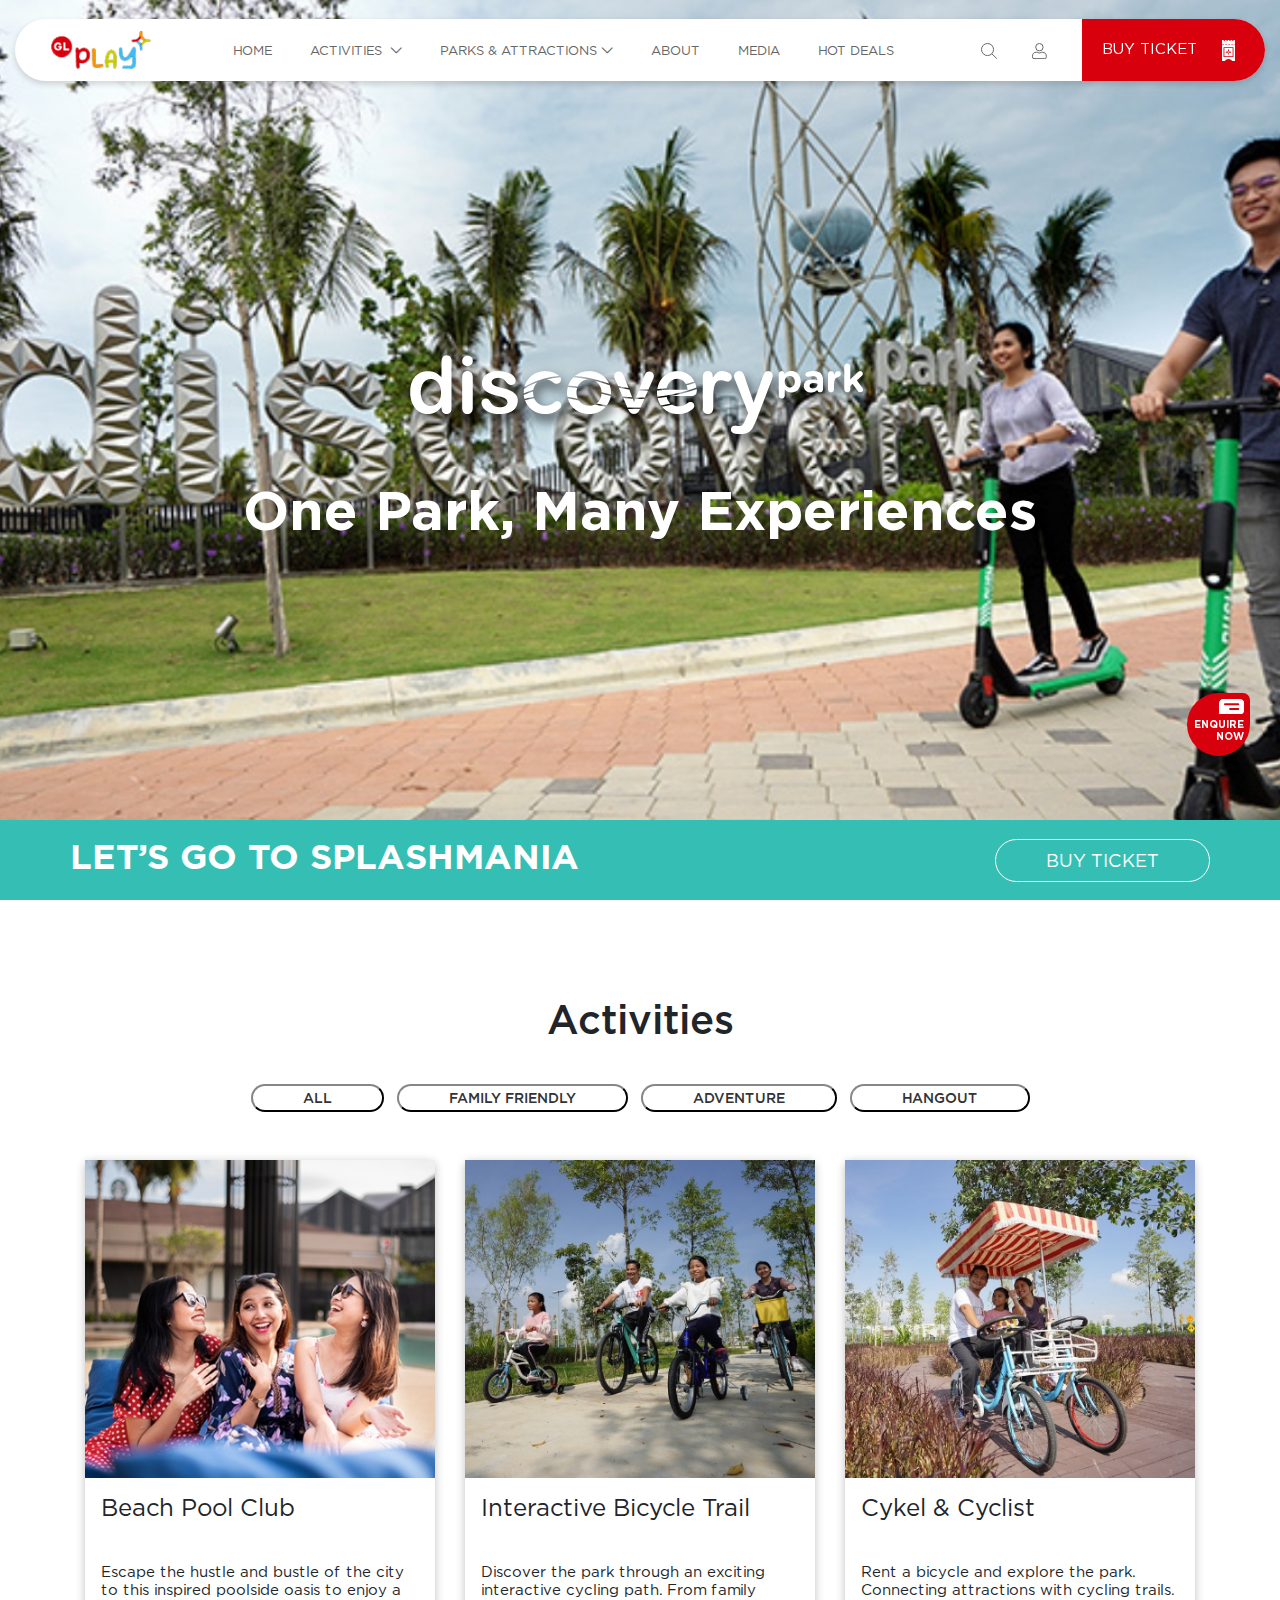
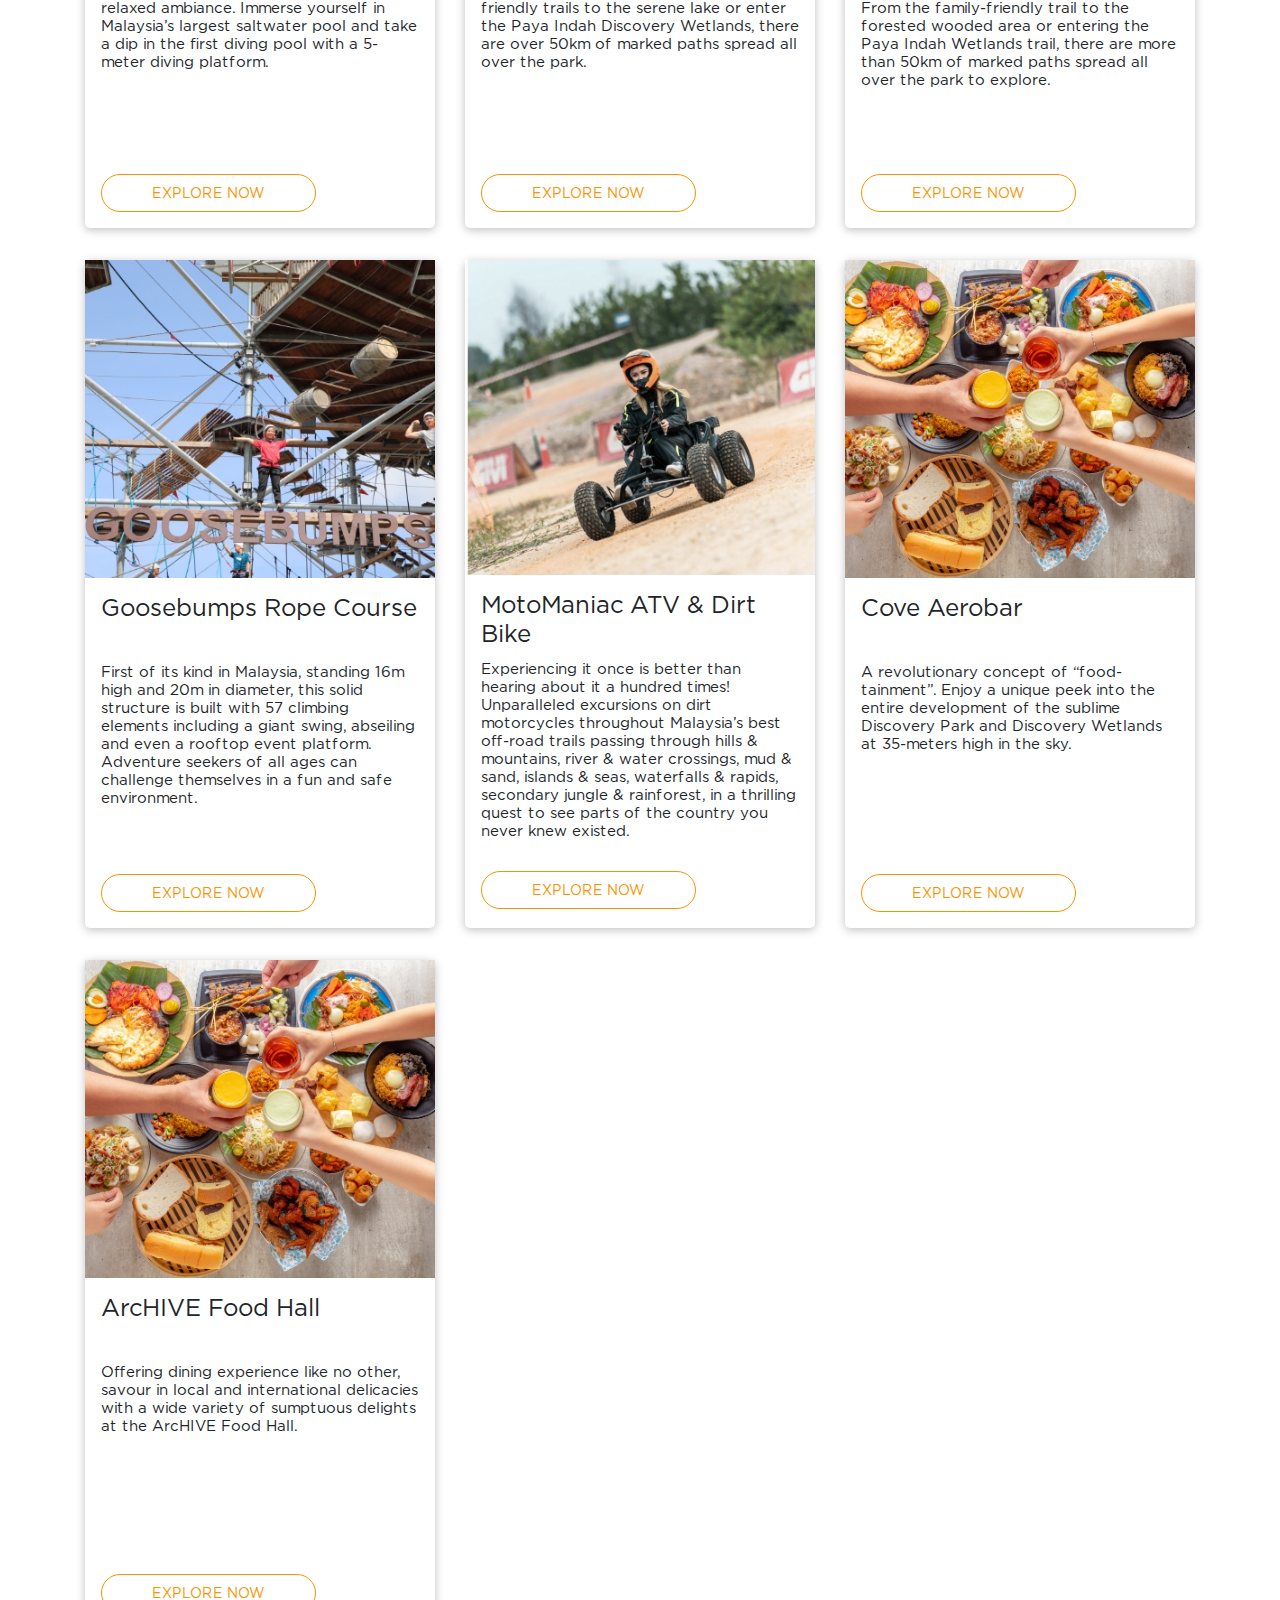
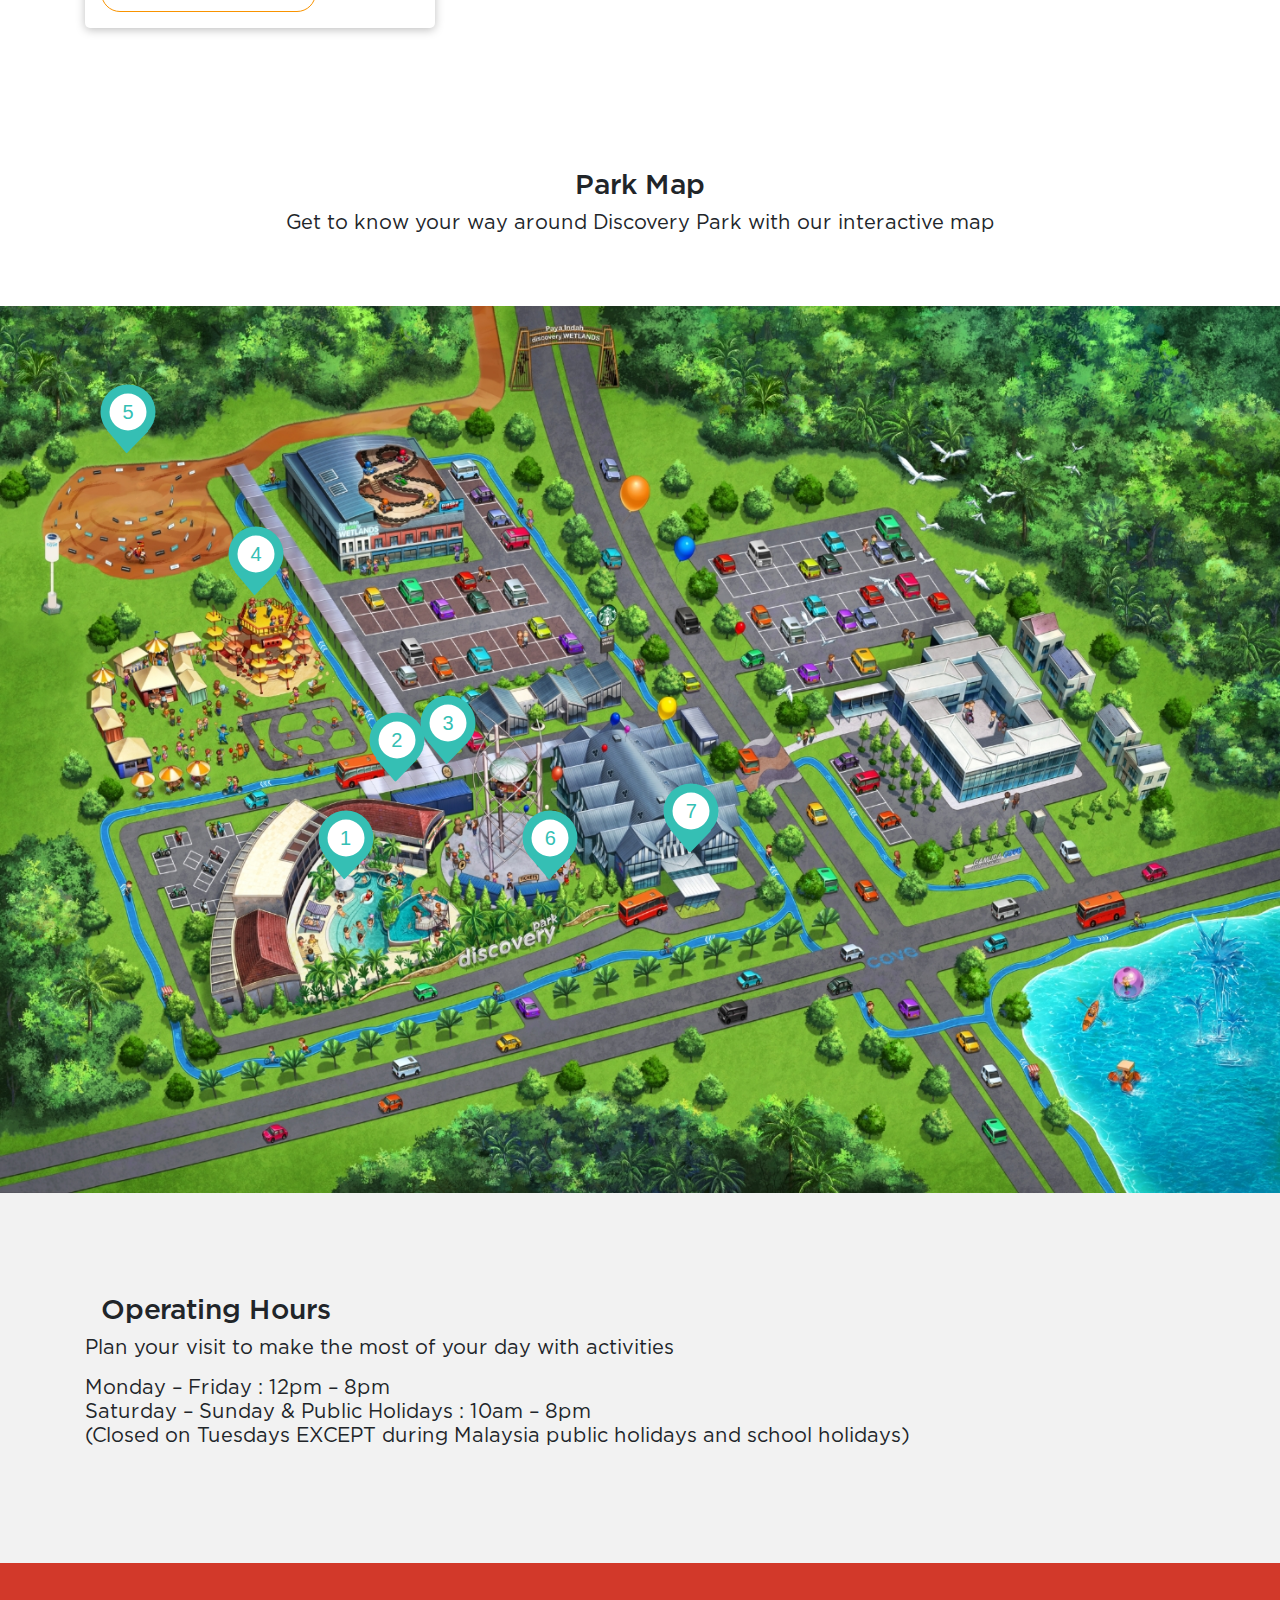
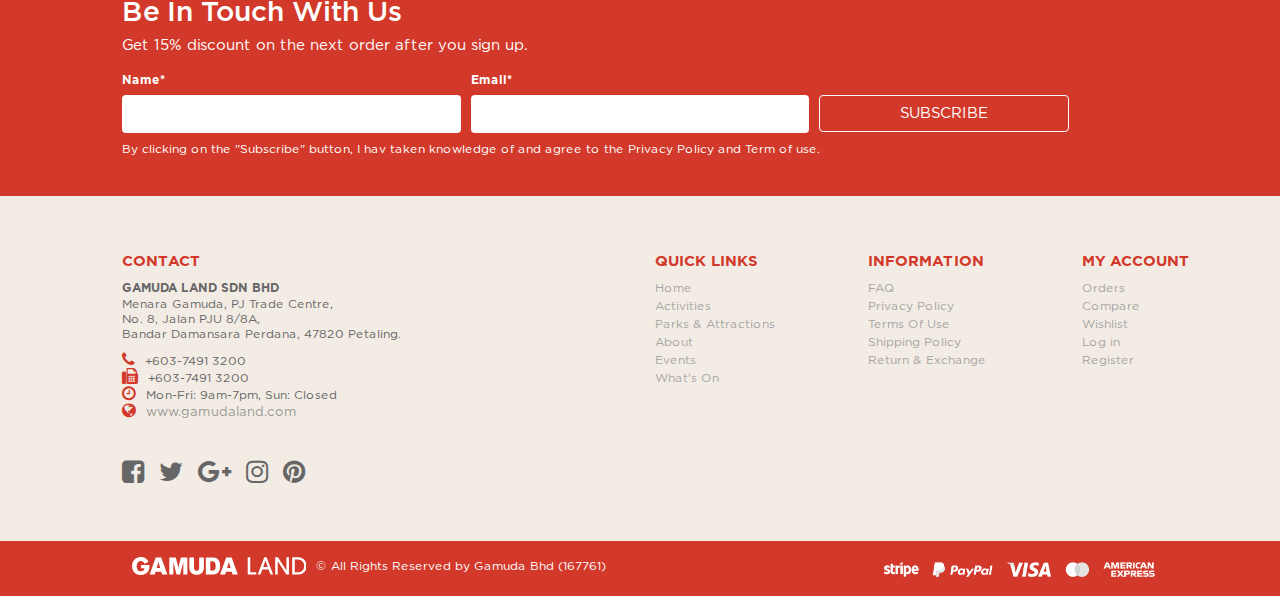
<file: page/discovery.html>
<!doctype html>
<html lang="en">

<head>
    <meta charset="UTF-8">
    <meta name="viewport"
        content="width=device-width, user-scalable=no, initial-scale=1.0, maximum-scale=1.0, minimum-scale=1.0">
    <meta http-equiv="X-UA-Compatible" content="ie=edge">
    <title>discovery</title>
    <link rel="stylesheet" href="../css/bootstrap.min.css">
    <!-- <link rel="stylesheet" href="../css/animate.css"> -->
    <link rel="stylesheet" href="../css/font-awesome/css/font-awesome.css">
    <link rel="stylesheet" href="../css/linearIco.css">
    <link rel="stylesheet" href="../css/style.css">
    <link href="../fonts/stylesheet.css" rel="stylesheet" type="text/css" />
</head>

<body>
    <div id="nav" class="splashmania-nav">
        <div class="container-fluid">
            <div class="row">
                <div class="col-lg-12" id="menu">
                    <nav class="navbar navbar-expand-lg navbar-light bg-light">
                        <a class="navbar-brand" href="#">
                            <img src="../img/logo.png" alt="">
                        </a>
                        <button class="navbar-toggler" type="button" data-toggle="collapse" data-target="#navbarNav"
                            aria-controls="navbarNav" aria-expanded="false" aria-label="Toggle navigation">
                            <span class="navbar-toggler-icon"></span>
                        </button>
                        <div class="collapse navbar-collapse justify-content-center" id="navbarNav">
                            <ul class="navbar-nav">
                                <li class="nav-item active">
                                    <a class="nav-link" href="#">HOME <span class="sr-only">(current)</span></a>
                                </li>
                                <li class="nav-item dropdown">
                                    <a class="nav-link dropdown-toggle" href="#" id="navbarDropdown" role="button"
                                        data-toggle="dropdown" aria-haspopup="true" aria-expanded="false">
                                        ACTIVITIES
                                    </a>
                                    <div class="dropdown-menu" aria-labelledby="navbarDropdown">

                                        <div class="dropdown-menu-content">
                                            <a class="dropdown-item" href="#">Family Friendly</a>
                                            <a class="dropdown-item" href="#">adventure Seekers</a>
                                            <a class="dropdown-item" href="#">hangout Explorers</a>
                                            <a class="dropdown-item" href="#">Nature Lovers</a>
                                            <a class="dropdown-item" href="#">Food Hunters</a>
                                        </div>
                                    </div>
                                </li>
                                <li class="nav-item dropdown">
                                    <a class="nav-link dropdown-toggle" href="#">PARKS & ATTRACTIONS</a>
                                    <!-- <div class="dropdown-menu" aria-labelledby="navbarDropdown">

                                        <div class="dropdown-menu-content">
                                            <a class="dropdown-item" href="#">Family Friendly</a>
                                            <a class="dropdown-item" href="#">adventure Seekers</a>
                                            <a class="dropdown-item" href="#">hangout Explorers</a>
                                            <a class="dropdown-item" href="#">Nature Lovers</a>
                                            <a class="dropdown-item" href="#">Food Hunters</a>
                                        </div>
                                </div> -->
                                </li>
                                <li class="nav-item">
                                    <a class="nav-link" href="#">ABOUT</a>
                                </li>
                                <li class="nav-item">
                                    <a class="nav-link" href="#">MEDIA</a>
                                </li>
                                <li class="nav-item">
                                    <a class="nav-link" href="#">HOT DEALS</a>
                                </li>

                                <li class="nav-item">
                                    <a class="nav-link expand-menu" href="#">SEARCH</a>
                                </li>

                                <li class="nav-item">
                                    <a class="nav-link expand-menu" href="#">LOGIN</a>
                                </li>

                                <li class="nav-item">
                                    <a class="nav-link expand-menu" href="#">BUY TICKET</a>
                                </li>

                            </ul>


                        </div>
                        <div class="navbar-user">
                            <a href="#">
                                <svg xmlns="http://www.w3.org/2000/svg" width="16.128" height="15.994"
                                    viewBox="0 0 16.128 15.994">
                                    <g id="Group_69" data-name="Group 69" transform="translate(0.5 0.5)">
                                        <circle id="Ellipse_4" data-name="Ellipse 4" cx="6.03" cy="6.03" r="6.03"
                                            fill="none" stroke="#666" stroke-miterlimit="10" stroke-width="1" />
                                        <line id="Line_3" data-name="Line 3" x1="5.025" y1="5.025"
                                            transform="translate(10.25 10.116)" fill="none" stroke="#666"
                                            stroke-miterlimit="10" stroke-width="1" />
                                    </g>
                                </svg>

                            </a>
                            <a href="">
                                <svg xmlns="http://www.w3.org/2000/svg" width="14.791" height="16.141"
                                    viewBox="0 0 14.791 16.141">
                                    <g id="Group_70" data-name="Group 70" transform="translate(0.5 0.5)">
                                        <circle id="Ellipse_5" data-name="Ellipse 5" cx="3.697" cy="3.697" r="3.697"
                                            transform="translate(3.199)" fill="none" stroke="#666"
                                            stroke-miterlimit="10" stroke-width="1" />
                                        <path id="Path_27" data-name="Path 27"
                                            d="M850.965,376.4h-.615a3.627,3.627,0,0,1-4.5,0h-.615a4.031,4.031,0,0,0-4.031,4.031v.853a1.513,1.513,0,0,0,1.513,1.513h10.764A1.513,1.513,0,0,0,855,381.289v-.853A4.031,4.031,0,0,0,850.965,376.4Z"
                                            transform="translate(-841.205 -367.661)" fill="none" stroke="#666"
                                            stroke-linejoin="round" stroke-width="1" />
                                    </g>
                                </svg>

                            </a>
                            <a href="" class="buy">
                                BUY TICKET
                                <svg xmlns="http://www.w3.org/2000/svg" width="13" height="21.164"
                                    viewBox="0 0 13 21.164">
                                    <g id="Group_187" data-name="Group 187" transform="translate(-528 -387.768)">
                                        <path id="Path_51" data-name="Path 51"
                                            d="M994.308,365.616v-1.9a.244.244,0,0,0-.245-.244h-.928a.244.244,0,0,0-.244.244.722.722,0,0,1-.719.719.735.735,0,0,1-.718-.719.253.253,0,0,0-.245-.245h-.922a.245.245,0,0,0-.245.244.718.718,0,1,1-1.436,0,.244.244,0,0,0-.245-.244h-.922a.247.247,0,0,0-.173.072.249.249,0,0,0-.072.174.719.719,0,0,1-.717.719.737.737,0,0,1-.719-.719.244.244,0,0,0-.244-.244h-.922a.245.245,0,0,0-.245.244.72.72,0,0,1-.718.719.735.735,0,0,1-.719-.719.253.253,0,0,0-.244-.245h-1.114a.245.245,0,0,0-.245.244v20.021h0v.653a.244.244,0,0,0,.245.244h2.222a.245.245,0,0,0,.2-.108,4.618,4.618,0,0,1,7.66,0,.244.244,0,0,0,.2.108h2.222a.244.244,0,0,0,.245-.244V365.617Z"
                                            transform="translate(-453.308 24.297)" fill="#fff" />
                                        <path id="Line_20" data-name="Line 20"
                                            d="M12.98-.443h-.722V-1h.722Zm-1.837,0H9.194V-1h1.95Zm-3.065,0H6.129V-1h1.95Zm-3.065,0H3.065V-1h1.95Zm-3.065,0H0V-1H1.95Z"
                                            transform="translate(528.01 392.8)" fill="#d9000d" />
                                        <path id="Path_104" data-name="Path 104"
                                            d="M-1.5-1.5H8.435V8.435H-1.5Zm9.1.836H-.664V7.6H7.6Z"
                                            transform="translate(531.033 396.438)" fill="#d9000d" />
                                        <g id="Group_38" data-name="Group 38" transform="translate(531.813 397.272)">
                                            <path id="Path_7" data-name="Path 7"
                                                d="M167.9,52.114a2.352,2.352,0,0,0-1.989-.662.353.353,0,1,0,.1.7,1.627,1.627,0,0,1,1.843,1.361,2.356,2.356,0,0,1,.357-1.008A2.324,2.324,0,0,0,167.9,52.114Z"
                                                transform="translate(-165.608 -49.199)" fill="#d9000d" />
                                            <path id="Path_8" data-name="Path 8"
                                                d="M179.082,64a2.318,2.318,0,0,0,0,.555.369.369,0,0,1,0-.066A1.625,1.625,0,0,0,179.082,64Z"
                                                transform="translate(-176.835 -59.683)" fill="#d9000d" />
                                            <path id="Path_9" data-name="Path 9"
                                                d="M179.156,58.929a1.626,1.626,0,0,1,.007.489.363.363,0,0,0,0,.066s0,.008,0,.011a.333.333,0,0,0,.006.04.35.35,0,0,0,.009.038.31.31,0,0,0,.011.03.354.354,0,0,0,.016.033c.005.01.011.019.017.029a.356.356,0,0,0,.021.029l.021.023a.333.333,0,0,0,.029.026l.022.016a.337.337,0,0,0,.035.021l.026.012.036.013.032.008.032.005a.346.346,0,0,0,.051,0h.027a.359.359,0,0,0,.071-.015h0a.339.339,0,0,0,.064-.03l.013-.008a.35.35,0,0,0,.059-.046.343.343,0,0,0,.046-.059l.008-.013a.347.347,0,0,0,.03-.065v0a.344.344,0,0,0,.016-.075s0-.005,0-.008a.342.342,0,0,0,0-.078,1.621,1.621,0,0,1,.007-.489,2.36,2.36,0,0,0-.357-1.007A2.355,2.355,0,0,0,179.156,58.929Z"
                                                transform="translate(-176.909 -54.615)" fill="#d9000d" />
                                            <path id="Path_10" data-name="Path 10"
                                                d="M168.423,38.051a.353.353,0,0,0-.561.333,1.634,1.634,0,0,1-1.85,1.85.355.355,0,0,0-.3.1.35.35,0,0,0-.1.2.354.354,0,0,0,.3.4,2.34,2.34,0,0,0,2.65-2.65A.351.351,0,0,0,168.423,38.051Z"
                                                transform="translate(-165.608 -37.98)" fill="#d9000d" />
                                            <path id="Path_11" data-name="Path 11"
                                                d="M181.628,40.235a1.634,1.634,0,0,1-1.85-1.85.353.353,0,0,0-.3-.4.356.356,0,0,0-.3.1.35.35,0,0,0-.1.2,2.34,2.34,0,0,0,2.65,2.65.35.35,0,0,0,.2-.1.353.353,0,0,0-.3-.6Z"
                                                transform="translate(-176.825 -37.982)" fill="#d9000d" />
                                            <path id="Path_12" data-name="Path 12"
                                                d="M183.607,51.452a2.351,2.351,0,0,0-1.988.662,2.317,2.317,0,0,0-.312.391,2.36,2.36,0,0,1,.357,1.007,1.627,1.627,0,0,1,1.843-1.361.355.355,0,0,0,.3-.1.35.35,0,0,0,.1-.2A.354.354,0,0,0,183.607,51.452Z"
                                                transform="translate(-178.704 -49.199)" fill="#d9000d" />
                                        </g>
                                    </g>
                                </svg>

                            </a>
                        </div>
                    </nav>


                </div>

            </div>
        </div>
    </div>

    <!--Start Header !-->
    <section id="header" class="discovery-header">
        <div class="container-fluid">
            <div class="row">
                <div class="col-lg-12">
                    <img class="img-fluid mx-auto d-block discovery-header-logo" src="../img/discovery-header-logo.png"
                        alt="" />
                    <h1 class="park-header-title mt-2 mx-4">
                        One Park, Many Experiences
                    </h1>
                </div>
                <div class="enquire" data-toggle="modal" data-target="#enquire-modal">
                    <svg xmlns="http://www.w3.org/2000/svg" width="25.244" height="15.497" viewBox="0 0 25.244 15.497">
                        <g id="Group_882" data-name="Group 882" transform="translate(-1287.677 -713.322)">
                            <path id="Rectangle_4282" data-name="Rectangle 4282"
                                d="M4.255,0H20.99a4.255,4.255,0,0,1,4.255,4.255v6.987A4.255,4.255,0,0,1,20.99,15.5H0a0,0,0,0,1,0,0V4.255A4.255,4.255,0,0,1,4.255,0Z"
                                transform="translate(1287.677 713.322)" fill="#fff" />
                            <line id="Line_2" data-name="Line 2" x2="13.215" transform="translate(1293.692 718.696)"
                                fill="none" stroke="#d9000d" stroke-linecap="round" stroke-miterlimit="10"
                                stroke-width="2" />
                            <line id="Line_3" data-name="Line 3" x2="8.173" transform="translate(1298.733 723.445)"
                                fill="none" stroke="#d9000d" stroke-linecap="round" stroke-miterlimit="10"
                                stroke-width="2" />
                        </g>
                    </svg>
                    <span class="mt-1">
                        ENQUIRE
                    </span>
                    <span>NOW </span>
                </div>
            </div>
        </div>

        <!--Start mobile menu and buy-ticket !-->
        <div class="fixed-bottom buy-ticket-container">
            <div class="container">
                <div class="row">
                    <div class="buy-ticket">
                        <h2>LET’S GO TO SPLASHMANIA</h2>
                        <a href="" class="yellow-link-btn">BUY TICKET</a>
                    </div>
                </div>
            </div>
            <div class="mobile-menu d-lg-none">
                <ul class="d-flex align-items-center justify-content-between m-0">
                    <li class="">
                        <a class="">
                            <svg xmlns="http://www.w3.org/2000/svg" width="20.538" height="21" viewBox="0 0 20.538 21">
                                <path id="Path_25" data-name="Path 25"
                                    d="M785.813,383.636h0c-.1,0-.217-.007-.337-.014s-.23-.013-.352-.013h-4.562c-.123,0-.241.007-.352.013s-.234.014-.338.014a1.06,1.06,0,0,1-1.183-1.138v-4.973c0-.536-.837-1.061-1.461-1.061s-1.461.525-1.461,1.061V382.5a1.061,1.061,0,0,1-1.184,1.138c-.1,0-.217-.007-.337-.014s-.229-.013-.352-.013h-4.562c-.123,0-.241.007-.352.013s-.234.014-.338.014a1.06,1.06,0,0,1-1.183-1.138v-9.076a1.671,1.671,0,0,1,.652-1.376l.141-.139,7.712-7.746a1.783,1.783,0,0,1,2.527,0l7.854,7.885a1.676,1.676,0,0,1,.652,1.376V382.5a1.081,1.081,0,0,1-.4.917A1.27,1.27,0,0,1,785.813,383.636Z"
                                    transform="translate(-766.959 -363.136)" fill="none" stroke="#333"
                                    stroke-miterlimit="10" stroke-width="1" />
                            </svg>
                            <span>Home</span>
                        </a>
                    </li>
                    <li class="">
                        <a class="">
                            <svg xmlns="http://www.w3.org/2000/svg" width="21.115" height="21" viewBox="0 0 21.115 21">
                                <g id="Group_23" data-name="Group 23" transform="translate(-948.614 -362.652)">
                                    <line id="Line_6" data-name="Line 6" x2="20.046"
                                        transform="translate(949.183 383.152)" fill="none" stroke="#333"
                                        stroke-linecap="round" stroke-linejoin="round" stroke-width="1" />
                                    <line id="Line_7" data-name="Line 7" x2="2.978"
                                        transform="translate(954.309 371.671)" fill="none" stroke="#333"
                                        stroke-linecap="round" stroke-linejoin="round" stroke-width="1" />
                                    <line id="Line_8" data-name="Line 8" x2="2.855" y2="7.951"
                                        transform="translate(955.814 371.702)" fill="none" stroke="#333"
                                        stroke-linecap="round" stroke-linejoin="round" stroke-width="1" />
                                    <path id="Path_38" data-name="Path 38"
                                        d="M957.809,380.6l-4.359-.706,3.346-5.434h5.8l-3.408,5.127" fill="none"
                                        stroke="#333" stroke-linecap="round" stroke-linejoin="round" stroke-width="1" />
                                    <circle id="Ellipse_6" data-name="Ellipse 6" cx="1.167" cy="1.167" r="1.167"
                                        transform="translate(957.748 379.499)" fill="none" stroke="#333"
                                        stroke-linecap="round" stroke-linejoin="round" stroke-width="1" />
                                    <path id="Path_39" data-name="Path 39"
                                        d="M964.563,374.434a1.228,1.228,0,1,0,0-2.456h-2.518l1.29,5.1,1.78,2.886"
                                        fill="none" stroke="#333" stroke-linecap="round" stroke-linejoin="round"
                                        stroke-width="1" />
                                    <circle id="Ellipse_7" data-name="Ellipse 7" cx="3.223" cy="3.223" r="3.223"
                                        transform="translate(950.349 376.644)" fill="none" stroke="#333"
                                        stroke-linecap="round" stroke-linejoin="round" stroke-width="1" />
                                    <circle id="Ellipse_8" data-name="Ellipse 8" cx="3.223" cy="3.223" r="3.223"
                                        transform="translate(961.708 376.644)" fill="none" stroke="#333"
                                        stroke-linecap="round" stroke-linejoin="round" stroke-width="1" />
                                    <circle id="Ellipse_9" data-name="Ellipse 9" cx="1.443" cy="1.443" r="1.443"
                                        transform="translate(950.879 364.918)" fill="none" stroke="#333"
                                        stroke-linecap="round" stroke-linejoin="round" stroke-width="1" />
                                    <g id="Group_19" data-name="Group 19">
                                        <g id="Group_17" data-name="Group 17">
                                            <line id="Line_9" data-name="Line 9" x2="1.013"
                                                transform="translate(949.114 366.36)" fill="none" stroke="#333"
                                                stroke-linecap="round" stroke-linejoin="round" stroke-width="1" />
                                            <line id="Line_10" data-name="Line 10" x2="1.013"
                                                transform="translate(954.517 366.36)" fill="none" stroke="#333"
                                                stroke-linecap="round" stroke-linejoin="round" stroke-width="1" />
                                        </g>
                                        <g id="Group_18" data-name="Group 18">
                                            <line id="Line_11" data-name="Line 11" y1="1.013"
                                                transform="translate(952.322 368.555)" fill="none" stroke="#333"
                                                stroke-linecap="round" stroke-linejoin="round" stroke-width="1" />
                                            <line id="Line_12" data-name="Line 12" y1="1.013"
                                                transform="translate(952.322 363.152)" fill="none" stroke="#333"
                                                stroke-linecap="round" stroke-linejoin="round" stroke-width="1" />
                                        </g>
                                    </g>
                                    <g id="Group_22" data-name="Group 22">
                                        <g id="Group_20" data-name="Group 20">
                                            <line id="Line_13" data-name="Line 13" y1="0.716" x2="0.716"
                                                transform="translate(950.053 367.912)" fill="none" stroke="#333"
                                                stroke-linecap="round" stroke-linejoin="round" stroke-width="1" />
                                            <line id="Line_14" data-name="Line 14" y1="0.716" x2="0.716"
                                                transform="translate(953.874 364.092)" fill="none" stroke="#333"
                                                stroke-linecap="round" stroke-linejoin="round" stroke-width="1" />
                                        </g>
                                        <g id="Group_21" data-name="Group 21">
                                            <line id="Line_15" data-name="Line 15" x1="0.716" y1="0.716"
                                                transform="translate(953.874 367.912)" fill="none" stroke="#333"
                                                stroke-linecap="round" stroke-linejoin="round" stroke-width="1" />
                                            <line id="Line_16" data-name="Line 16" x1="0.716" y1="0.716"
                                                transform="translate(950.053 364.092)" fill="none" stroke="#333"
                                                stroke-linecap="round" stroke-linejoin="round" stroke-width="1" />
                                        </g>
                                    </g>
                                    <path id="Path_40" data-name="Path 40"
                                        d="M959.589,368.632h1.382s.031-1.1.89-1.2a1.575,1.575,0,0,1,1.658-1.658c1.719,0,1.5,1.9,1.5,1.9s1.443-.4,1.566,1.29"
                                        fill="none" stroke="#333" stroke-linecap="round" stroke-linejoin="round"
                                        stroke-width="1" />
                                    <path id="Path_41" data-name="Path 41"
                                        d="M963.58,365.674a.923.923,0,0,1,.768-.634,1.573,1.573,0,0,1,1.657-1.657c1.72,0,1.505,1.9,1.505,1.9s1.443-.4,1.565,1.289"
                                        fill="none" stroke="#333" stroke-linecap="round" stroke-linejoin="round"
                                        stroke-width="1" />
                                </g>
                            </svg>

                            <span>Activities</span>
                        </a>
                    </li>
                    <li class="">
                        <a class="">
                            <svg xmlns="http://www.w3.org/2000/svg" width="21.892" height="21.01"
                                viewBox="0 0 21.892 21.01">
                                <g id="Group_16" data-name="Group 16" transform="translate(-917.099 -363.771)">
                                    <path id="Path_28" data-name="Path 28"
                                        d="M927.065,368.761s2.328-2.8,3.286-3.907a1.289,1.289,0,0,1,2.117,0l6.023,8.086v10.953a.388.388,0,0,1-.388.388H917.987a.388.388,0,0,1-.388-.388v-6.667l2.332-4.881a1.427,1.427,0,0,1,2.376-.2l2.263-3.633a1.238,1.238,0,0,1,2.236,0c1.086,1.52,4.052,5.952,4.052,5.952"
                                        fill="none" stroke="#333" stroke-linejoin="round" stroke-width="1" />
                                    <path id="Path_29" data-name="Path 29"
                                        d="M931.11,374.441a54.314,54.314,0,0,0-8.831,3.074" fill="none" stroke="#333"
                                        stroke-linejoin="round" stroke-width="1" />
                                    <path id="Path_30" data-name="Path 30"
                                        d="M917.5,378.158a12.444,12.444,0,0,1,12.045,2.152" fill="none" stroke="#333"
                                        stroke-linejoin="round" stroke-width="1" />
                                    <path id="Path_31" data-name="Path 31" d="M938.487,378.689s-9.389-.671-13.274,5.561"
                                        fill="none" stroke="#333" stroke-linejoin="round" stroke-width="1" />
                                    <path id="Path_32" data-name="Path 32" d="M932.042,371.283l-1.741,5.883h3.481Z"
                                        fill="none" stroke="#333" stroke-linejoin="round" stroke-width="1" />
                                    <line id="Line_4" data-name="Line 4" y2="2.319"
                                        transform="translate(932.042 377.124)" fill="none" stroke="#333"
                                        stroke-linejoin="round" stroke-width="1" />
                                    <path id="Path_33" data-name="Path 33" d="M935.4,371.954l-1.741,4.625h3.481Z"
                                        fill="none" stroke="#333" stroke-linejoin="round" stroke-width="1" />
                                    <line id="Line_5" data-name="Line 5" y2="2.319"
                                        transform="translate(935.395 376.537)" fill="none" stroke="#333"
                                        stroke-linejoin="round" stroke-width="1" />
                                    <path id="Path_34" data-name="Path 34" d="M932.814,374.078s.727-.168,1.929-.419"
                                        fill="none" stroke="#333" stroke-linejoin="round" stroke-width="1" />
                                    <path id="Path_35" data-name="Path 35" d="M938.491,372.94s-.982.132-2.519.495"
                                        fill="none" stroke="#333" stroke-linejoin="round" stroke-width="1" />
                                    <path id="Path_36" data-name="Path 36"
                                        d="M923.2,370.725l1.112.851a.371.371,0,0,0,.419.024l.71-.426a.372.372,0,0,1,.381,0l.684.4a.374.374,0,0,0,.415-.025l1.309-.994"
                                        fill="none" stroke="#333" stroke-linejoin="round" stroke-width="1" />
                                    <path id="Path_37" data-name="Path 37"
                                        d="M928.622,367.048l1.205.912a.41.41,0,0,0,.454.025l.769-.456a.407.407,0,0,1,.413,0l.741.432a.408.408,0,0,0,.449-.026l1.419-1.065"
                                        fill="none" stroke="#333" stroke-linejoin="round" stroke-width="1" />
                                </g>
                            </svg>
                            <span>Attractions</span>
                        </a>
                    </li>
                    <li class="">
                        <a class="">
                            <svg xmlns="http://www.w3.org/2000/svg" width="21.605" height="21.502"
                                viewBox="0 0 21.605 21.502">
                                <g id="Group_40" data-name="Group 40" transform="translate(-794.51 -1054.804)">
                                    <g id="Group_24" data-name="Group 24" transform="translate(800 1061)">
                                        <path id="Path_42" data-name="Path 42"
                                            d="M988.2,381.819h-1.351l5.073-9.092h1.312ZM984.725,375a2.324,2.324,0,0,1,.561-1.715,2.066,2.066,0,0,1,1.522-.559,2.123,2.123,0,0,1,1.557.555,2.908,2.908,0,0,1,0,3.434,2.07,2.07,0,0,1-1.524.559,2.115,2.115,0,0,1-1.555-.555A2.329,2.329,0,0,1,984.725,375Zm1.423-.012a2.04,2.04,0,0,0,.214,1.128.529.529,0,0,0,.446.211.539.539,0,0,0,.456-.211,2.1,2.1,0,0,0,.207-1.128,2.073,2.073,0,0,0-.207-1.123.545.545,0,0,0-.456-.218.539.539,0,0,0-.448.212A2.057,2.057,0,0,0,986.148,374.99Zm5,4.567a2.332,2.332,0,0,1,.561-1.717,2.4,2.4,0,0,1,3.077,0,2.9,2.9,0,0,1,0,3.438,2.062,2.062,0,0,1-1.522.559,2.109,2.109,0,0,1-1.555-.559A2.328,2.328,0,0,1,991.149,379.556Zm1.421-.006a2.023,2.023,0,0,0,.214,1.123.532.532,0,0,0,.448.216.523.523,0,0,0,.448-.211,2.039,2.039,0,0,0,.214-1.128,2.1,2.1,0,0,0-.207-1.128.546.546,0,0,0-.456-.212.527.527,0,0,0-.448.212A2.047,2.047,0,0,0,992.57,379.551Z"
                                            transform="translate(-984.725 -372.727)" fill="#333" />
                                    </g>
                                    <path id="Path_52" data-name="Path 52"
                                        d="M238.763,478.423h0a.745.745,0,0,1,1.1.116h0a.745.745,0,0,0,.977.208h0a.745.745,0,0,1,1.055.343h0a.745.745,0,0,0,.913.406h0a.745.745,0,0,1,.961.555h0a.745.745,0,0,0,.808.587h0a.745.745,0,0,1,.824.742h0a.745.745,0,0,0,.669.742h0a.745.745,0,0,1,.652.9h0a.745.745,0,0,0,.5.865h0a.745.745,0,0,1,.451,1.013h0a.745.745,0,0,0,.309.95h0a.745.745,0,0,1,.231,1.085h0a.745.745,0,0,0,.1.994h0a.745.745,0,0,1,0,1.109h0a.745.745,0,0,0-.1.993h0a.745.745,0,0,1-.231,1.085h0a.745.745,0,0,0-.309.95h0a.745.745,0,0,1-.451,1.013h0a.745.745,0,0,0-.5.865h0a.745.745,0,0,1-.652.9h0a.745.745,0,0,0-.669.742h0a.745.745,0,0,1-.824.742h0a.745.745,0,0,0-.808.587h0a.745.745,0,0,1-.961.555h0a.745.745,0,0,0-.913.406h0a.745.745,0,0,1-1.055.343h0a.745.745,0,0,0-.977.208h0a.745.745,0,0,1-1.1.116h0a.744.744,0,0,0-1,0h0a.745.745,0,0,1-1.1-.116h0a.745.745,0,0,0-.977-.208h0a.745.745,0,0,1-1.055-.343h0a.745.745,0,0,0-.913-.406h0a.745.745,0,0,1-.96-.555h0a.745.745,0,0,0-.808-.587h0a.745.745,0,0,1-.824-.742h0a.745.745,0,0,0-.669-.742h0a.745.745,0,0,1-.652-.9h0a.745.745,0,0,0-.5-.865h0a.745.745,0,0,1-.451-1.013h0a.745.745,0,0,0-.309-.95h0a.745.745,0,0,1-.231-1.085h0a.745.745,0,0,0-.1-.993h0a.745.745,0,0,1,0-1.109h0a.745.745,0,0,0,.1-.994h0a.745.745,0,0,1,.231-1.085h0a.745.745,0,0,0,.309-.95h0a.745.745,0,0,1,.451-1.013h0a.745.745,0,0,0,.5-.865h0a.745.745,0,0,1,.652-.9h0a.745.745,0,0,0,.669-.742h0a.745.745,0,0,1,.824-.742h0a.745.745,0,0,0,.808-.587h0a.745.745,0,0,1,.96-.555h0a.745.745,0,0,0,.913-.406h0a.745.745,0,0,1,1.055-.343h0a.745.745,0,0,0,.977-.208h0a.745.745,0,0,1,1.1-.116h0A.745.745,0,0,0,238.763,478.423Z"
                                        transform="translate(567.05 577.074)" fill="none" stroke="#333"
                                        stroke-width="1" />
                                    <g id="Ellipse_22" data-name="Ellipse 22" transform="translate(797 1057)"
                                        fill="none" stroke="#333" stroke-width="1">
                                        <circle cx="8.364" cy="8.364" r="8.364" stroke="none" />
                                        <circle cx="8.364" cy="8.364" r="7.864" fill="none" />
                                    </g>
                                </g>
                            </svg>
                            <span>Promotion</span>
                        </a>
                    </li>
                    <li class="">
                        <a class="">
                            <svg xmlns="http://www.w3.org/2000/svg" width="16.907" height="20.5"
                                viewBox="0 0 16.907 20.5">
                                <g id="Group_27" data-name="Group 27" transform="translate(-998.596 -362.606)">
                                    <path id="Path_44" data-name="Path 44"
                                        d="M1000.714,380.348v-9.267a6.336,6.336,0,0,1,6.336-6.336h0a6.336,6.336,0,0,1,6.335,6.336v9.267"
                                        fill="none" stroke="#333" stroke-miterlimit="10" stroke-width="1" />
                                    <line id="Line_18" data-name="Line 18" x1="15.907"
                                        transform="translate(999.096 380.348)" fill="none" stroke="#333"
                                        stroke-linecap="round" stroke-miterlimit="10" stroke-width="1" />
                                    <line id="Line_19" data-name="Line 19" y2="1.441"
                                        transform="translate(1007.05 363.106)" fill="none" stroke="#333"
                                        stroke-linecap="round" stroke-miterlimit="10" stroke-width="1" />
                                    <g id="Group_26" data-name="Group 26">
                                        <path id="Path_45" data-name="Path 45"
                                            d="M1008.427,381.436a.269.269,0,0,1,.263.32,1.671,1.671,0,0,1-3.28,0,.268.268,0,0,1,.262-.32Z"
                                            fill="#333" />
                                    </g>
                                </g>
                            </svg>
                            <span>Notification</span>
                        </a>
                    </li>
                    <li class="">
                        <a class="">
                            <svg xmlns="http://www.w3.org/2000/svg" width="21" height="20" viewBox="0 0 21 5">
                                <g id="Group_28" data-name="Group 28" transform="translate(-344 -790)">
                                    <g id="Ellipse_10" data-name="Ellipse 10" transform="translate(344 790)" fill="#fff"
                                        stroke="#333" stroke-width="1">
                                        <circle cx="2.5" cy="2.5" r="2.5" stroke="none" />
                                        <circle cx="2.5" cy="2.5" r="2" fill="none" />
                                    </g>
                                    <g id="Ellipse_11" data-name="Ellipse 11" transform="translate(352 790)" fill="#fff"
                                        stroke="#333" stroke-width="1">
                                        <circle cx="2.5" cy="2.5" r="2.5" stroke="none" />
                                        <circle cx="2.5" cy="2.5" r="2" fill="none" />
                                    </g>
                                    <g id="Ellipse_12" data-name="Ellipse 12" transform="translate(360 790)" fill="#fff"
                                        stroke="#333" stroke-width="1">
                                        <circle cx="2.5" cy="2.5" r="2.5" stroke="none" />
                                        <circle cx="2.5" cy="2.5" r="2" fill="none" />
                                    </g>
                                </g>
                            </svg>
                            <span>More</span>
                        </a>
                    </li>
                </ul>
            </div>
        </div>
        <!--end mobile menu and buy-ticket !-->
    </section>
    <!--End Header !-->

    <!--Start Activities !-->
    <section id="activity" class="discovery-page pt-5 mt-5">
        <div class="container">
            <h1 class="text-center pb-3 mb-3">Activities</h1>
            <div class="button-group text-center">
                <button type="button" class="mt-2 active" id="btn-1">ALL</button>
                <button class="mt-2" type="button" data-filter=".family">Family Friendly</button>
                <button class="mt-2" type="button" data-filter=".adventure">Adventure</button>
                <button class="mt-2" type="button" data-filter=".hangout">Hangout</button>
            </div>
            <div class="row grid mb-5 mt-5">
                <div class="col-lg-4 col-sm-6  element-item adventure">
                    <div class="discovery-page--card item">
                        <div class="img">
                            <img class="img-fluid" src="../img/Mask Group 90.jpg" alt="">
                        </div>
                        <div class="discovery-page--card-title  pt-3 mx-3">
                            <h4 class="font-weight-normal">Beach Pool Club </h4>
                        </div>
                        <div class="d-flex flex-column justify-content-between">
                            <div class="texts mt-4 mx-3 ">
                                <p>Escape the hustle and bustle of the city to this inspired poolside oasis to enjoy a
                                    relaxed ambiance. Immerse yourself in Malaysia’s largest saltwater pool and take a
                                    dip
                                    in the first diving pool with a 5-meter diving platform. </p>
                            </div>
                            <div class="mx-3 mb-3 mt-4 mt-sm-0">
                                <a href="" class="d-inline-block ">EXPLORE NOW</a>
                            </div>
                        </div>
                    </div>
                </div>

                <div class="col-lg-4 col-sm-6  element-item family">
                    <div class="item">
                        <div class="img">
                            <img class="img-fluid" src="../img/Mask Group 81.jpg" alt="">
                        </div>
                        <div class=" pt-3 mx-3">
                            <h4 class="font-weight-normal">Interactive Bicycle
                                Trail</h4>
                        </div>
                        <div class="d-flex flex-column justify-content-between">
                            <div class="texts mt-4 mx-3 ">
                                <p>
                                    Discover the park through an exciting interactive cycling path. From family friendly
                                    trails to the serene lake or enter the Paya Indah Discovery Wetlands, there are over
                                    50km of marked paths spread all over the park.
                                </p>
                            </div>
                            <div class="mx-3 mb-3 mt-4 mt-sm-0">
                                <a href="" class="d-inline-block ">EXPLORE NOW</a>
                            </div>
                        </div>
                    </div>
                </div>

                <div class="col-lg-4 col-sm-6  element-item hangout">
                    <div class="item">
                        <div class="img">
                            <img class="img-fluid" src="../img/Mask Group 87.jpg" alt="">
                        </div>
                        <div class=" pt-3 mx-3">
                            <h4 class="font-weight-normal">
                                Cykel & Cyclist
                            </h4>
                        </div>
                        <div class="d-flex flex-column justify-content-between">
                            <div class="texts mt-4 mx-3 ">
                                <p>
                                    Rent a bicycle and explore the park. Connecting attractions with cycling trails.
                                    From
                                    the family-friendly trail to the forested wooded area or entering the Paya Indah
                                    Wetlands trail, there are more than 50km of marked paths spread all over the park to
                                    explore.
                                </p>
                            </div>
                            <div class="mx-3 mb-3 mt-4 mt-sm-0">
                                <a href="" class="d-inline-block ">EXPLORE NOW</a>
                            </div>
                        </div>
                    </div>
                </div>

                <div class="col-lg-4 col-sm-6  element-item adventure">
                    <div class="item">
                        <div class="img">
                            <img class="img-fluid" src="../img/IMG_4248.jpg" alt="">
                        </div>
                        <div class=" pt-3 mx-3">
                            <h4 class="font-weight-normal">
                                Goosebumps Rope
                                Course
                            </h4>
                        </div>
                        <div class="d-flex flex-column justify-content-between">
                            <div class="texts mt-4 mx-3 ">
                                <p>
                                    First of its kind in Malaysia, standing 16m high and 20m in diameter, this solid
                                    structure is built with 57 climbing elements including a giant swing, abseiling and
                                    even
                                    a rooftop event platform. Adventure seekers of all ages can challenge themselves in
                                    a
                                    fun and safe environment.
                                </p>
                            </div>
                            <div class="mx-3 mb-3 mt-4 mt-sm-0">
                                <a href="" class="d-inline-block ">EXPLORE NOW</a>
                            </div>
                        </div>
                    </div>
                </div>

                <div class="col-lg-4 col-sm-6  element-item family">
                    <div class="item">
                        <div class="img">
                            <img class="img-fluid" src="../img/Mask Group 88.jpg" alt="">
                        </div>
                        <div class=" pt-3 mx-3">
                            <h4 class="font-weight-normal">
                                MotoManiac ATV &
                                Dirt Bike
                            </h4>
                        </div>
                        <div class="d-flex flex-column justify-content-between">
                            <div class="texts mt-4 mx-3 ">
                                <p>
                                    Experiencing it once is better than hearing about it a hundred times! Unparalleled
                                    excursions on dirt motorcycles throughout Malaysia’s best off-road trails passing
                                    through hills & mountains, river & water crossings, mud & sand, islands & seas,
                                    waterfalls & rapids, secondary jungle & rainforest, in a thrilling quest to see
                                    parts of
                                    the country you never knew existed.
                                </p>
                            </div>
                            <div class="mx-3 mb-3 mt-4 mt-sm-0">
                                <a href="" class="d-inline-block ">EXPLORE NOW</a>
                            </div>
                        </div>
                    </div>
                </div>

                <div class="col-lg-4 col-sm-6  element-item hangout">
                    <div class="item">
                        <div class="img">
                            <img class="img-fluid" src="../img/Mask Group 85.jpg" alt="">
                        </div>
                        <div class=" pt-3 mx-3">
                            <h4 class="font-weight-normal">
                                Cove Aerobar
                            </h4>
                        </div>
                        <div class="d-flex flex-column justify-content-between">
                            <div class="texts mt-4 mx-3 ">
                                <p>
                                    A revolutionary concept of “food-tainment”. Enjoy a unique peek into the entire
                                    development of the sublime Discovery Park and Discovery Wetlands at 35-meters high
                                    in
                                    the sky.
                                </p>
                            </div>
                            <div class="mx-3 mb-3 mt-4 mt-sm-0">
                                <a href="" class="d-inline-block ">EXPLORE NOW</a>
                            </div>
                        </div>
                    </div>
                </div>

                <div class="col-lg-4 col-sm-6  element-item hangout">
                    <div class="item">
                        <div class="img">
                            <img class="img-fluid" src="../img/Mask Group 85.jpg" alt="">
                        </div>
                        <div class=" pt-3 mx-3">
                            <h4 class="font-weight-normal">
                                ArcHIVE Food Hall
                            </h4>
                        </div>
                        <div class="d-flex flex-column justify-content-between">
                            <div class="texts mt-4 mx-3 ">
                                <p>
                                    Offering dining experience like no other, savour in local and international
                                    delicacies
                                    with a wide variety of sumptuous delights at the ArcHIVE Food Hall.
                                </p>
                            </div>
                            <div class="mx-3 mb-3 mt-4 mt-sm-0">
                                <a href="" class="d-inline-block ">EXPLORE NOW</a>
                            </div>
                        </div>
                    </div>
                </div>


            </div>
        </div>
    </section>
    <!--End Activities !-->

    <!--Start map !-->
    <section id="" class="splashmania-map pt-60">
        <div class="container">
            <h3 class="text-lg-center">Park Map</h3>
            <p class="text-lg-center mx-auto mb-5 pb-4 text-20">
                Get to know your way around Discovery Park with our interactive map
            </p>
        </div>
        <div class="container-fluid px-0">
            <div class="">
                <div class="position-relative">
                    <img width="100%" src="../img/discoverypark_Map.jpg">

                    <div class="pin pin-discovery" id="pin-dis1">
                        <div class="num active">1</div>
                        <div class="pin-info">
                            <img class="map-item-img" src="../img/63dddac632566eae33c09112eece5499.jpg" alt="" />
                            <div class="pin-title">
                                <p class="text12 text-uppercase m-0">Family Friendly</p>
                                <h5>1. ArcHIVE Food Hall </h5>
                                <p class="">
                                    Offering dining experience like
                                    no other, savour in local and
                                    international delicacies.
                                </p>
                            </div>
                        </div>
                    </div>
                    <div class="pin pin-discovery" id="pin-dis2">
                        <div class="num active">2</div>
                        <div class="pin-info">
                            <img class="map-item-img" src="../img/63dddac632566eae33c09112eece5499.jpg" alt="" />
                            <div class="pin-title">
                                <p class="text12 text-uppercase m-0">Family Friendly</p>
                                <h5>2. ArcHIVE Food Hall </h5>
                                <p class="">
                                    Offering dining experience like
                                    no other, savour in local and
                                    international delicacies.
                                </p>
                            </div>
                        </div>
                    </div>
                    <div class="pin pin-discovery" id="pin-dis3">
                        <div class="num active">3</div>
                        <div class="pin-info">
                            <img class="map-item-img" src="../img/63dddac632566eae33c09112eece5499.jpg" alt="" />
                            <div class="pin-title">
                                <p class="text12 text-uppercase m-0">Family Friendly</p>
                                <h5>3. ArcHIVE Food Hall </h5>
                                <p class="">
                                    Offering dining experience like
                                    no other, savour in local and
                                    international delicacies.
                                </p>
                            </div>
                        </div>
                    </div>
                    <div class="pin pin-discovery" id="pin-dis4">
                        <div class="num active">4</div>
                        <div class="pin-info">
                            <img class="map-item-img" src="../img/63dddac632566eae33c09112eece5499.jpg" alt="" />
                            <div class="pin-title">
                                <p class="text12 text-uppercase m-0">Family Friendly</p>
                                <h5>4. ArcHIVE Food Hall </h5>
                                <p class="">
                                    Offering dining experience like
                                    no other, savour in local and
                                    international delicacies.
                                </p>
                            </div>
                        </div>
                    </div>
                    <div class="pin pin-discovery" id="pin-dis5">
                        <div class="num active">5</div>
                        <div class="pin-info">
                            <img class="map-item-img" src="../img/63dddac632566eae33c09112eece5499.jpg" alt="" />
                            <div class="pin-title">
                                <p class="text12 text-uppercase m-0">Family Friendly</p>
                                <h5>5. ArcHIVE Food Hall </h5>
                                <p class="">
                                    Offering dining experience like
                                    no other, savour in local and
                                    international delicacies.
                                </p>
                            </div>
                        </div>
                    </div>
                    <div class="pin pin-discovery" id="pin-dis6">
                        <div class="num active">6</div>
                        <div class="pin-info">
                            <img class="map-item-img" src="../img/63dddac632566eae33c09112eece5499.jpg" alt="" />
                            <div class="pin-title">
                                <p class="text12 text-uppercase m-0">Family Friendly</p>
                                <h5>6. ArcHIVE Food Hall </h5>
                                <p class="">
                                    Offering dining experience like
                                    no other, savour in local and
                                    international delicacies.
                                </p>
                            </div>
                        </div>
                    </div>
                    <div class="pin pin-discovery" id="pin-dis7">
                        <div class="num active">7</div>
                        <div class="pin-info">
                            <img class="map-item-img" src="../img/63dddac632566eae33c09112eece5499.jpg" alt="" />
                            <div class="pin-title">
                                <p class="text12 text-uppercase m-0">Family Friendly</p>
                                <h5>7. ArcHIVE Food Hall </h5>
                                <p class="">
                                    Offering dining experience like
                                    no other, savour in local and
                                    international delicacies.
                                </p>
                            </div>
                        </div>
                    </div>
                </div>
            </div>
        </div>
    </section>
    <!--End map !-->

    <!--Start Operating Hours !-->
    <section id="OperatingHours">
        <div class="container">
            <h3 class="pl-3">Operating Hours</h3>
            <p class="text-20">
                Plan your visit to make the most of your day with activities
            </p>
            <p class="text-20">
                Monday – Friday : 12pm – 8pm <br>
                Saturday – Sunday & Public Holidays : 10am – 8pm <br>
                (Closed on Tuesdays EXCEPT during Malaysia public holidays and school holidays)
            </p>
        </div>
        </div>
    </section>
    <!--End Operating Hours !-->


    <!--Start newsletter !-->
    <section id="nletter">
        <div class="container-fluid">
            <div class="row pt-3 pb-4">
                <div class="col-lg-1"></div>
                <div class="col-lg-10">
                    <h3 class="pt-3">Be In Touch With Us</h3>
                    <p>Get 15% discount on the next order after you sign up.</p>

                    <form method="post">
                        <div class="form-row">
                            <div class="col-lg-4">
                                <label>Name*</label>
                                <input type="text" class="form-control" placeholder="">
                            </div>
                            <div class="col-lg-4">
                                <label>Email*</label>
                                <input type="text" class="form-control" placeholder="">
                            </div>

                            <div class="col-lg-4">
                                <input type="submit" class="btn btn-outline-light subscribe d-block d-lg-inline mx-auto"
                                    value="SUBSCRIBE">
                            </div>

                        </div>
                    </form>

                    <p class="form-descripion mt-2">By clicking on the "Subscribe" button, I hav taken knowledge of and
                        agree to the Privacy Policy and Term of use.</p>
                </div>
                <div class="col-lg-1"></div>
            </div>
        </div>
    </section>
    <!--End newsletter !-->

    <!--Start Footer !-->
    <section id="footer">
        <div class="container-fluid">
            <div class="row pt-3">
                <div class="col-lg-1"></div>
                <div class="col-lg-3 mb-3">
                    <h5>CONTACT</h5>
                    <b style="color: #666666;font-size: 12px;font-weight: bold">GAMUDA LAND SDN BHD</b>
                    <p class="contact-address">Menara Gamuda, PJ Trade Centre,<br />
                        No. 8, Jalan PJU 8/8A, <br />
                        Bandar Damansara Perdana, 47820 Petaling.</p>

                    <ul class="contact-item">
                        <li><span class="fa fa-phone"></span>+603-7491 3200</li>
                        <li><span class="fa fa-fax"></span>+603-7491 3200</li>
                        <li><span class="fa fa-clock-o"></span>Mon-Fri: 9am-7pm, Sun: Closed</li>
                        <li><span class="fa fa-globe"></span>www.gamudaland.com</li>
                    </ul>

                    <div class="row">
                        <div class="col-lg-12">
                            <div class="socials">
                                <a href=""><span class="fa fa-facebook-square"></span></a>
                                <a href=""><span class="fa fa-twitter"></span></a>
                                <a href=""><span class="fa fa-google-plus"></span></a>
                                <a href=""><span class="fa fa-instagram"></span></a>
                                <a href=""><span class="fa fa-pinterest"></span></a>
                            </div>
                        </div>
                    </div>
                </div>

                <div class="col-lg-2 mb-3">

                </div>

                <div class="col-lg-2 mb-3">
                    <h5>QUICK LINKS</h5>
                    <ul>
                        <li><a href="#">Home</a></li>
                        <li><a href="#">Activities</a></li>
                        <li><a href="#">Parks & Attractions</a></li>
                        <li><a href="#">About</a></li>
                        <li><a href="#">Events</a></li>
                        <li><a href="#">What's On</a></li>
                    </ul>
                </div>

                <div class="col-lg-2 mb-3">
                    <h5>INFORMATION</h5>
                    <ul>
                        <li><a href="#">FAQ</a></li>
                        <li><a href="#">Privacy Policy</a></li>
                        <li><a href="#">Terms Of Use</a></li>
                        <li><a href="#">Shipping Policy</a></li>
                        <li><a href="#">Return & Exchange</a></li>
                    </ul>
                </div>

                <div class="col-lg-2 mb-3">
                    <h5>My ACCOUNT</h5>
                    <ul>
                        <li><a href="#">Orders</a></li>
                        <li><a href="#">Compare</a></li>
                        <li><a href="#">Wishlist</a></li>
                        <li><a href="#">Log in</a></li>
                        <li><a href="#">Register</a></li>
                    </ul>
                </div>
                <div class="col-lg-1"></div>
            </div>
        </div>
    </section>
    <!--End Footer !-->

    <!--Start Copyright !-->
    <section id="copyright">
        <div class="container-fluid">
            <div class="row">
                <div class="col-lg-1"></div>
                <div class="col-lg-7 text-left">
                    <svg id="Group_225" data-name="Group 225" xmlns="http://www.w3.org/2000/svg"
                        xmlns:xlink="http://www.w3.org/1999/xlink" width="174.706" height="17.976"
                        viewBox="0 0 174.706 17.976">
                        <defs>
                            <clipPath id="clip-path">
                                <rect id="Rectangle_315" data-name="Rectangle 315" width="174.706" height="17.976"
                                    fill="#fff" />
                            </clipPath>
                        </defs>
                        <path id="Path_121" data-name="Path 121" d="M113.823.209V17.525h8.539V15.208h-6.013v-15Z"
                            transform="translate(1.924 0.004)" fill="#fff" />
                        <path id="Path_122" data-name="Path 122"
                            d="M131.366,3.484h.047l2.2,6.622h-4.469ZM130.244.209l-6.575,17.316h2.667l1.918-5.1h6.223l1.919,5.1h2.692L132.512.209Z"
                            transform="translate(2.09 0.004)" fill="#fff" />
                        <path id="Path_123" data-name="Path 123"
                            d="M152.063.209V13.383h-.047L143.594.209h-2.76V17.525h2.527V4.139h.046l8.563,13.386h2.622V.209Z"
                            transform="translate(2.381 0.004)" fill="#fff" />
                        <g id="Group_224" data-name="Group 224" transform="translate(0 0)">
                            <g id="Group_223" data-name="Group 223" clip-path="url(#clip-path)">
                                <path id="Path_124" data-name="Path 124"
                                    d="M160.11,15.208h3.019c3.041,0,6.386-1.521,6.386-6.3a6.115,6.115,0,0,0-6.34-6.387H160.11Zm-2.527-15H163.2c3.6,0,5.757,1.381,7.065,3.182a9.81,9.81,0,0,1,1.779,5.522,9.168,9.168,0,0,1-2.174,6.109,9.053,9.053,0,0,1-6.763,2.5h-5.521Z"
                                    transform="translate(2.664 0.004)" fill="#fff" />
                                <path id="Path_125" data-name="Path 125"
                                    d="M16.511,4.7l-3.95,1.974s-1.407-3.039-4.045-2.7c-5.568.741-4.842,10.4.111,10.4,1.386,0,3.855-.59,3.7-3.118H9.086V8.019h8.3v3s-.492,6.954-8.849,6.954C7.4,17.976,0,17.423,0,8.652c0,0,0-7.5,7.744-8.612,0,0,6.241-.788,8.769,4.663"
                                    transform="translate(0 0)" fill="#fff" />
                                <path id="Path_126" data-name="Path 126"
                                    d="M36.651.5h6.544L45.7,10.842,48.212.5h6.516V17.465H50.669V4.873L47.522,17.465H43.849L40.709,4.873V17.465H36.651Z"
                                    transform="translate(0.62 0.009)" fill="#fff" />
                                <path id="Path_127" data-name="Path 127"
                                    d="M66.229.486h4.705V10.5a9.437,9.437,0,0,1-.42,2.843A6.277,6.277,0,0,1,69.2,15.682a5.229,5.229,0,0,1-1.885,1.406,8.609,8.609,0,0,1-3.291.566,18.4,18.4,0,0,1-2.425-.173,5.834,5.834,0,0,1-2.2-.687,5.712,5.712,0,0,1-1.614-1.465,5.54,5.54,0,0,1-1-1.957,11.209,11.209,0,0,1-.436-2.871V.486h4.705V10.748a3.177,3.177,0,0,0,.686,2.171,2.721,2.721,0,0,0,3.8.012,3.17,3.17,0,0,0,.686-2.183Z"
                                    transform="translate(0.952 0.008)" fill="#fff" />
                                <path id="Path_128" data-name="Path 128"
                                    d="M78.437,4.36a4.06,4.06,0,0,1,3.077.994q.924.995.926,3.685a7.6,7.6,0,0,1-.416,2.942,2.513,2.513,0,0,1-1.146,1.27,5.987,5.987,0,0,1-2.465.364H77.06V4.36Zm-5.83,13.11h7.13a10.229,10.229,0,0,0,2.858-.464,5.025,5.025,0,0,0,2.161-1.346,7.033,7.033,0,0,0,1.573-2.513A12.352,12.352,0,0,0,86.9,8.929a13.757,13.757,0,0,0-.381-3.286,7.776,7.776,0,0,0-1.228-2.721,5.668,5.668,0,0,0-2.145-1.795A7.911,7.911,0,0,0,79.737.5h-7.13Z"
                                    transform="translate(1.227 0.009)" fill="#fff" />
                                <path id="Path_129" data-name="Path 129"
                                    d="M93.627,10.968,95.4,4.886l1.773,6.082Zm5.424,6.5H104.3L98.2.5H92.7l-6.085,16.96h5.121l.819-2.833h5.681Z"
                                    transform="translate(1.464 0.009)" fill="#fff" />
                                <path id="Path_130" data-name="Path 130"
                                    d="M24.35,10.968l1.776-6.082L27.9,10.968Zm5.424,6.5h5.252L28.93.5h-5.5l-6.083,16.96h5.121l.817-2.833h5.681Z"
                                    transform="translate(0.293 0.009)" fill="#fff" />
                            </g>
                        </g>
                    </svg>

                    <span>
                        &#169; All Rights Reserved by Gamuda Bhd (167761)
                    </span>
                </div>

                <div class="col-lg-3">
                    <img src="../img/copyrights.png" style="width: 300px" alt="">
                </div>
                <div class="col-lg-1"></div>
            </div>
        </div>
    </section>
    <!--End Copyright !-->


    <!---------------- modals ---------------->

    <!-- Modal form -->
    <div class="modal fade" id="enquire-modal" tabindex="-1" aria-labelledby="enquire-modal-Label" aria-hidden="true">
        <div class="modal-dialog modal-dialog-centered">
            <div class="modal-content position-relative">
                <div class="modal-header p-0 ">
                    <h5 class="modal-title font-weight-normal" id="enquire-modal-Label">Enquiry</h5>
                    <button type="button" class="close enquire-modal-close" data-dismiss="modal" aria-label="Close">
                        <span aria-hidden="true">
                            <svg xmlns="http://www.w3.org/2000/svg" width="55.177" height="55.177"
                                viewBox="0 0 55.177 55.177">
                                <g id="Group_1929" data-name="Group 1929" transform="translate(-1047.53 -171.529)">
                                    <rect id="Rectangle_287" data-name="Rectangle 287" width="38.016" height="38.016"
                                        rx="19.008" transform="translate(1075.118 172.237) rotate(45)" fill="none"
                                        stroke="#333" stroke-width="1" />
                                    <path id="Path_83" data-name="Path 83" d="M0,0H19.008"
                                        transform="translate(1068.398 191.651) rotate(45)" fill="none" stroke="#333"
                                        stroke-linecap="round" stroke-width="1" />
                                    <path id="Path_84" data-name="Path 84" d="M0,0H19.008"
                                        transform="translate(1068.397 205.092) rotate(-45)" fill="none" stroke="#333"
                                        stroke-linecap="round" stroke-width="1" />
                                </g>
                            </svg>
                        </span>
                    </button>
                </div>

                <div class="modal-body p-0">
                    <form action="" method="post">
                        <div class="row">
                            <div class="col-md-6">
                                <div class="container-input-popup">
                                    <input type="text" class="input-popup" placeholder="Name*" name="" id="">
                                </div>
                                <div class="container-input-popup">
                                    <input type="email" class="input-popup" placeholder="Email*" name="" id="">
                                </div>
                                <div class="container-input-popup">
                                    <input type="text" class="input-popup" placeholder="Contact*" name="" id="">
                                </div>
                            </div>
                            <div class="col-md-6">
                                <textarea class="input-popup" placeholder="Enquiry*" name="" id=""></textarea>
                            </div>
                        </div>
                        <div class="mt-5 d-flex justify-content-center pt-3">
                            <button type="submit" class="btn popup-form-submit">SUBMIT</button>
                        </div>
                    </form>
                </div>

            </div>
        </div>
    </div>

    <script src="../js/jquery-3.6.1.js"></script>
    <script src="../js/bootstrap.min.js"></script>
    <!-- <script src="../js/wow.js"></script> -->
    <script src="../js/isotope.pkgd.min.js"></script>


    <script>
        //--------------- map ----------------------
        let pins = document.querySelectorAll(".pin");
        pins.forEach((pin, index) => {
            pin.addEventListener("click", () => {
                pins.forEach((item, i) => {
                    if (i != index) {
                        item.classList.remove("active")
                    }
                });
                pin.classList.toggle("active")
            })
        });

    </script>
    <script>
        $(document).ready(function () {
            let $btn = $('#activity .button-group');
            $btn.click(function (e) {
                $('#activity .button-group').removeClass('active');
                e.target.classList.add('active');

                let selector = $(e.target).attr('data-filter');

                $('#activity .grid').isotope({
                    filter: selector
                });
                return false;
            })
        })

    </script>
</body>

</html>
</file>
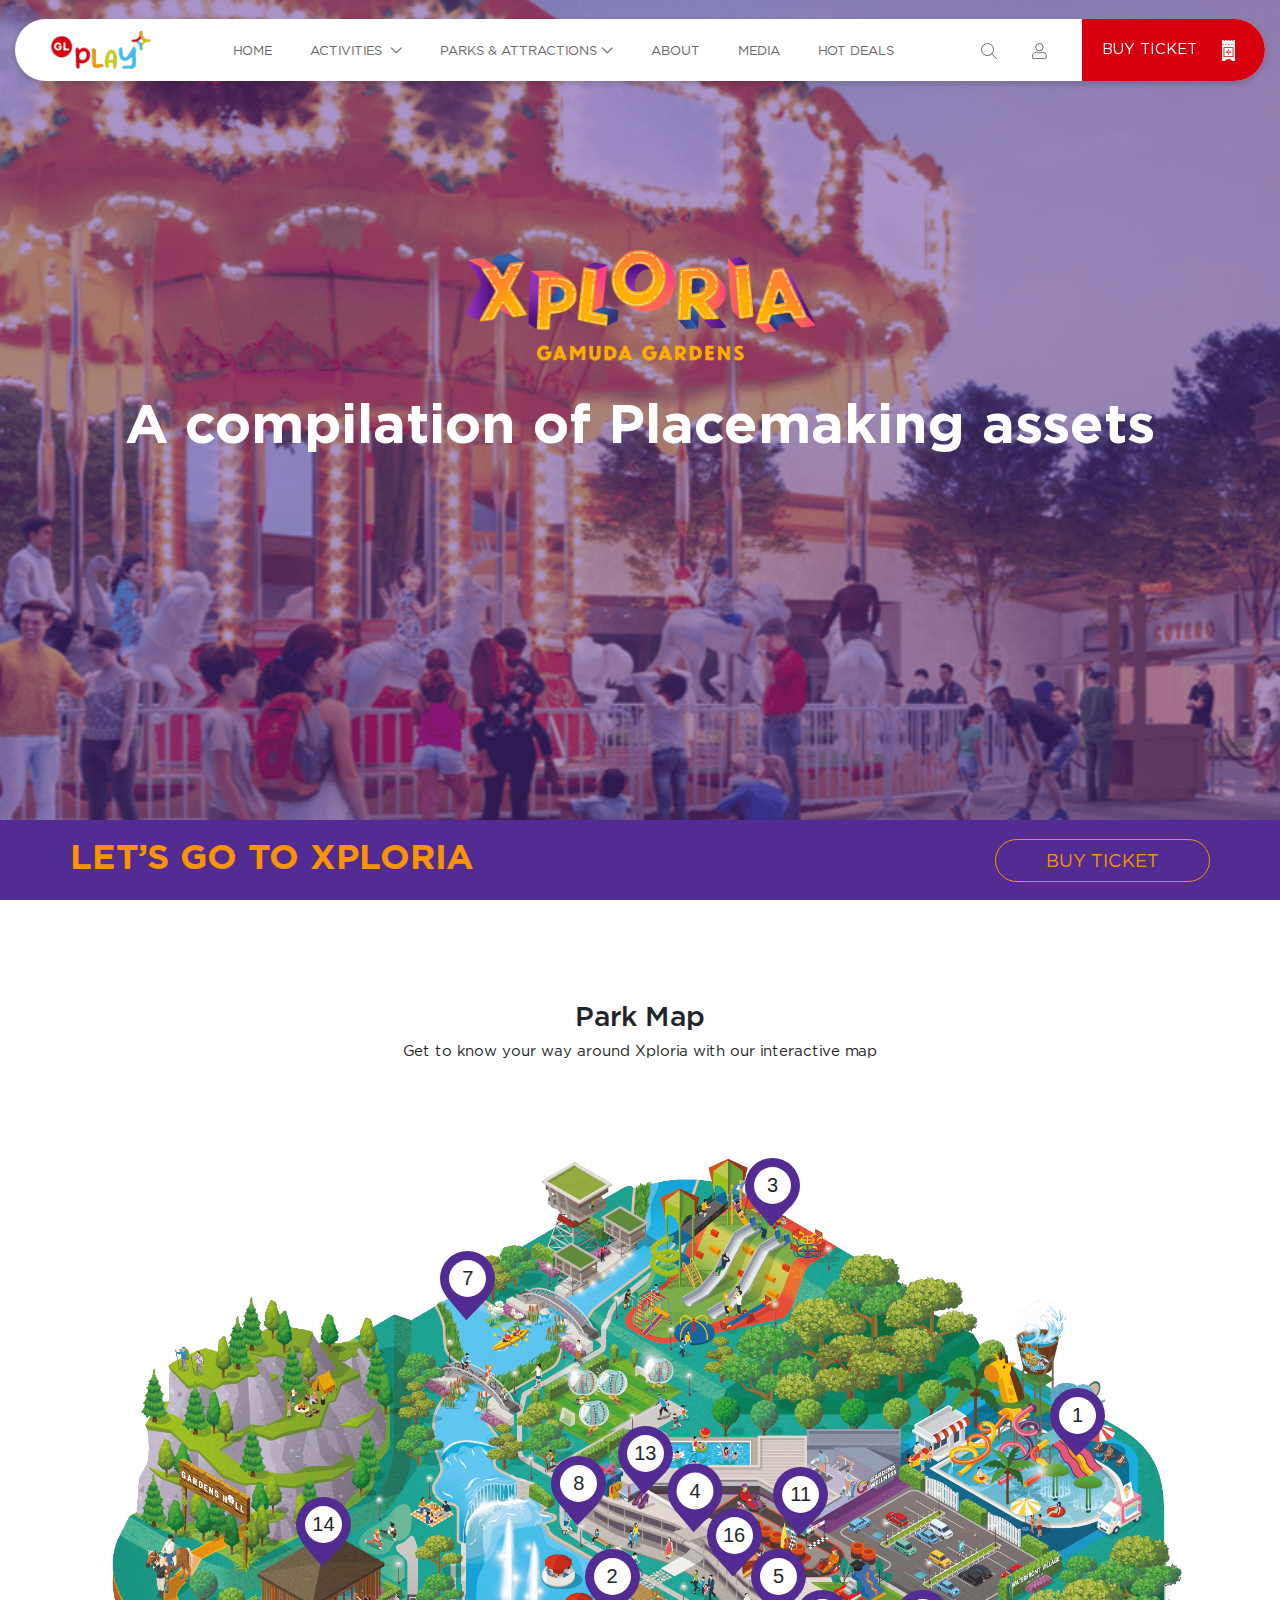
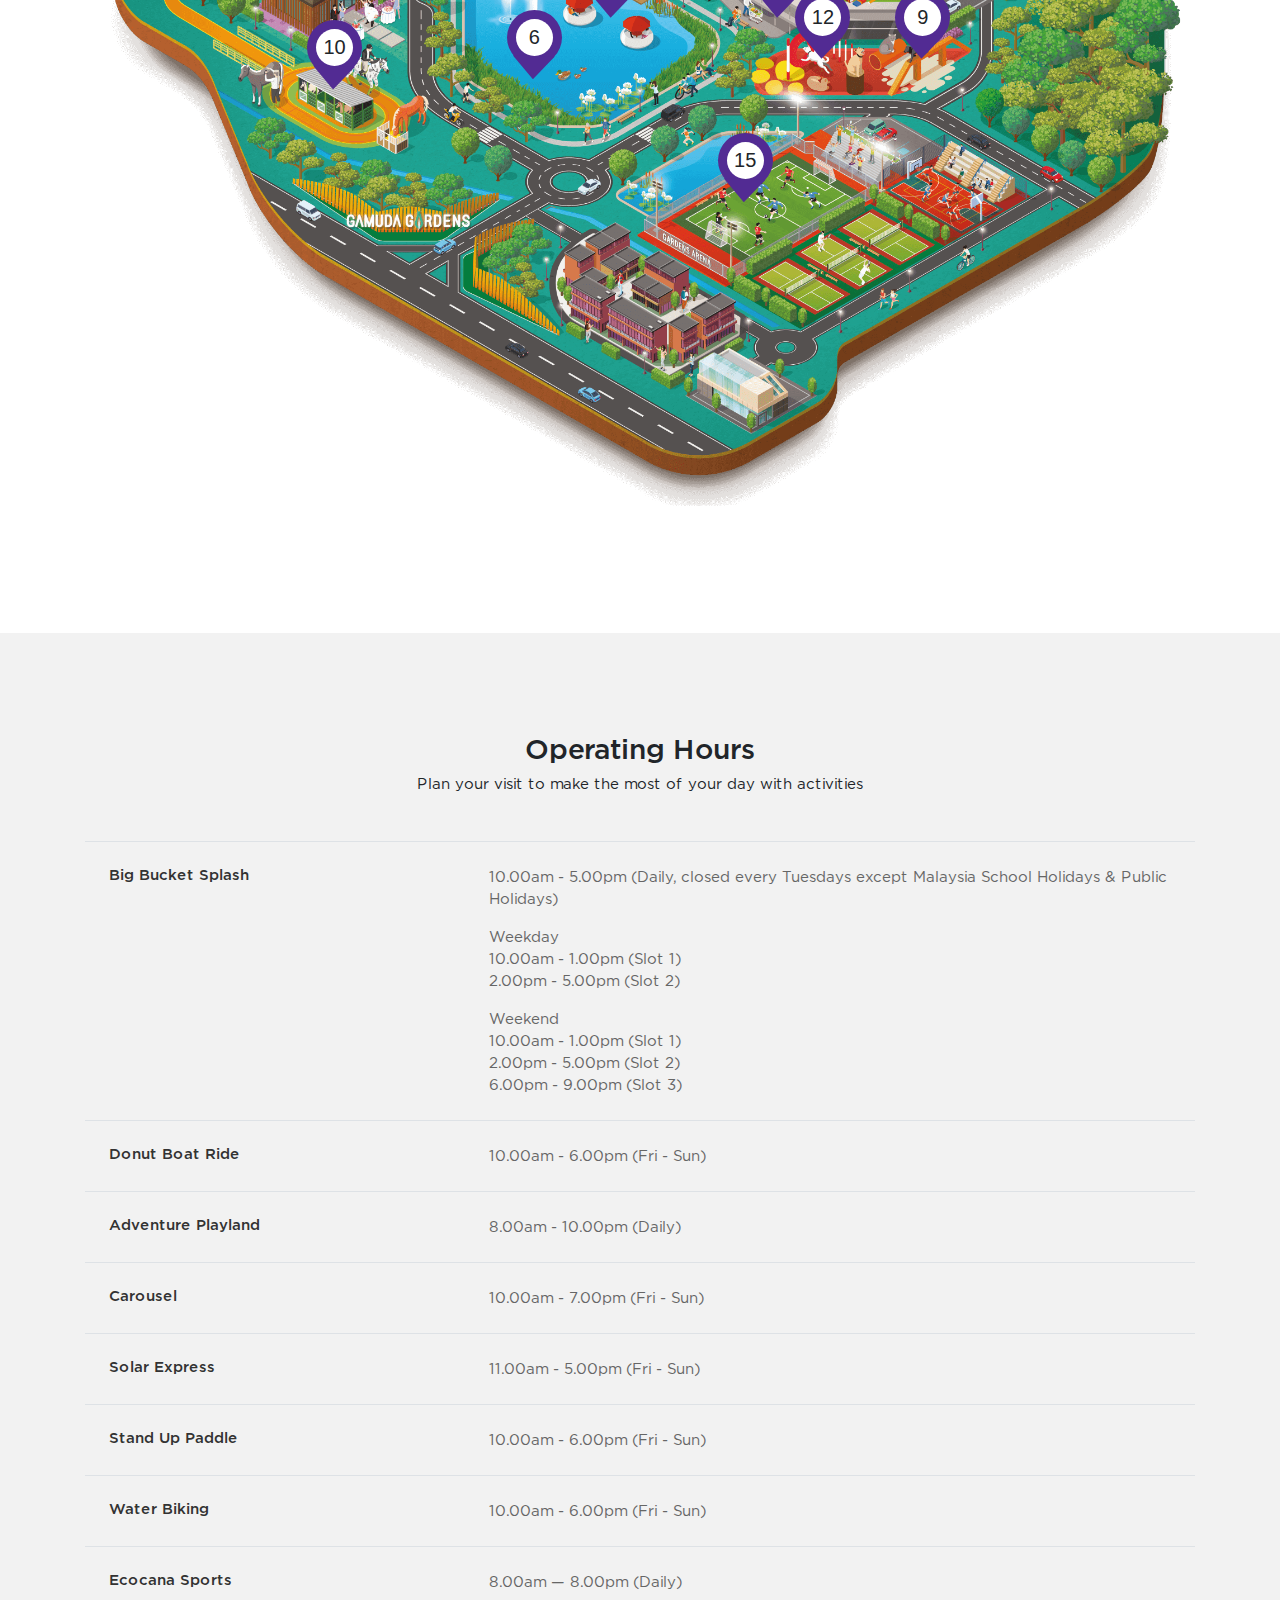
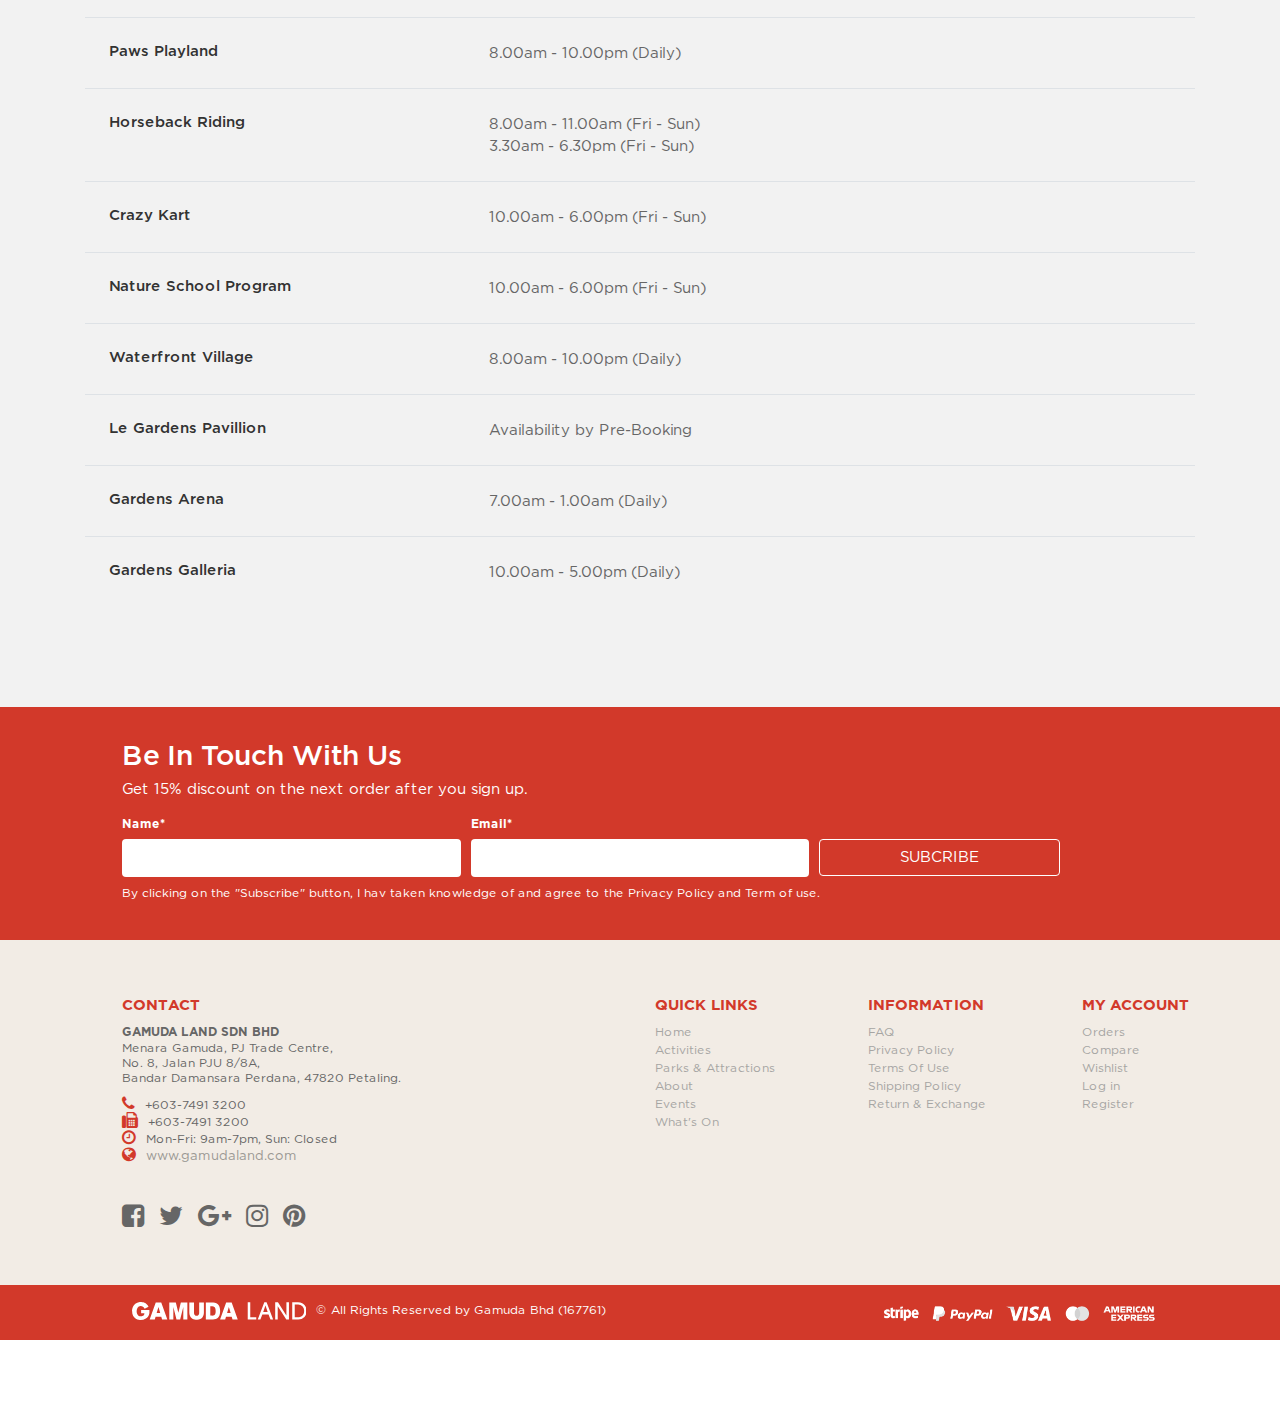
<file: page/park.html>
<!DOCTYPE html>
<html lang="en">
  <head>
    <meta charset="UTF-8" />
    <meta
      name="viewport"
      content="width=device-width, user-scalable=no, initial-scale=1.0, maximum-scale=1.0, minimum-scale=1.0"
    />
    <meta http-equiv="X-UA-Compatible" content="ie=edge" />
    <title>Xploria</title>
    <link rel="stylesheet" href="../css/bootstrap.css">
    <link rel="stylesheet" href="../css/bootstrap.min.css">
    <link rel="stylesheet" href="../css/animate.css">
    <link rel="stylesheet" href="../css/font-awesome/css/font-awesome.css">
    <link rel="stylesheet" href="../css/linearIco.css">
    <link rel="stylesheet" href="../css/style.css">
    <link href = "../fonts/stylesheet.css" rel = "stylesheet" type = "text/css" />
  </head>

  <body>
    <div id="nav">
      <div class="container-fluid">
        <div class="row">
          <div class="col-lg-12" id="menu">
            <nav class="navbar navbar-expand-lg navbar-light bg-light">
              <a class="navbar-brand" href="#">
                <img src="../img/logo.png" alt="" />
              </a>
              <button
                class="navbar-toggler"
                type="button"
                data-toggle="collapse"
                data-target="#navbarNav"
                aria-controls="navbarNav"
                aria-expanded="false"
                aria-label="Toggle navigation"
              >
                <span class="navbar-toggler-icon"></span>
              </button>
              <div
                class="collapse navbar-collapse justify-content-center"
                id="navbarNav"
              >
                <ul class="navbar-nav">
                  <li class="nav-item active">
                    <a class="nav-link" href="#"
                      >HOME <span class="sr-only">(current)</span></a
                    >
                  </li>
                  <li class="nav-item dropdown">
                    <a
                      class="nav-link dropdown-toggle"
                      href="#"
                      id="navbarDropdown"
                      role="button"
                      data-toggle="dropdown"
                      aria-haspopup="true"
                      aria-expanded="false"
                    >
                      ACTIVITIES
                    </a>
                    <div class="dropdown-menu" aria-labelledby="navbarDropdown">
                      <div class="dropdown-menu-content">
                        <a class="dropdown-item" href="#">Family Friendly</a>
                        <a class="dropdown-item" href="#">adventure Seekers</a>
                        <a class="dropdown-item" href="#">hangout Explorers</a>
                        <a class="dropdown-item" href="#">Nature Lovers</a>
                        <a class="dropdown-item" href="#">Food Hunters</a>
                      </div>
                    </div>
                  </li>
                  <li class="nav-item dropdown">
                    <a class="nav-link dropdown-toggle" href="#"
                      >PARKS & ATTRACTIONS</a
                    >
                    <!-- <div class="dropdown-menu" aria-labelledby="navbarDropdown">

                                        <div class="dropdown-menu-content">
                                            <a class="dropdown-item" href="#">Family Friendly</a>
                                            <a class="dropdown-item" href="#">adventure Seekers</a>
                                            <a class="dropdown-item" href="#">hangout Explorers</a>
                                            <a class="dropdown-item" href="#">Nature Lovers</a>
                                            <a class="dropdown-item" href="#">Food Hunters</a>
                                        </div>
                                </div> -->
                  </li>
                  <li class="nav-item">
                    <a class="nav-link" href="#">ABOUT</a>
                  </li>
                  <li class="nav-item">
                    <a class="nav-link" href="#">MEDIA</a>
                  </li>
                  <li class="nav-item">
                    <a class="nav-link" href="#">HOT DEALS</a>
                  </li>

                  <li class="nav-item">
                    <a class="nav-link expand-menu" href="#">SEARCH</a>
                  </li>

                  <li class="nav-item">
                    <a class="nav-link expand-menu" href="#">LOGIN</a>
                  </li>

                  <li class="nav-item">
                    <a class="nav-link expand-menu" href="#">BUY TICKET</a>
                  </li>
                </ul>
              </div>
              <div class="navbar-user">
                <a href="#">
                  <svg
                    xmlns="http://www.w3.org/2000/svg"
                    width="16.128"
                    height="15.994"
                    viewBox="0 0 16.128 15.994"
                  >
                    <g
                      id="Group_69"
                      data-name="Group 69"
                      transform="translate(0.5 0.5)"
                    >
                      <circle
                        id="Ellipse_4"
                        data-name="Ellipse 4"
                        cx="6.03"
                        cy="6.03"
                        r="6.03"
                        fill="none"
                        stroke="#666"
                        stroke-miterlimit="10"
                        stroke-width="1"
                      />
                      <line
                        id="Line_3"
                        data-name="Line 3"
                        x1="5.025"
                        y1="5.025"
                        transform="translate(10.25 10.116)"
                        fill="none"
                        stroke="#666"
                        stroke-miterlimit="10"
                        stroke-width="1"
                      />
                    </g>
                  </svg>
                </a>
                <a href="">
                  <svg
                    xmlns="http://www.w3.org/2000/svg"
                    width="14.791"
                    height="16.141"
                    viewBox="0 0 14.791 16.141"
                  >
                    <g
                      id="Group_70"
                      data-name="Group 70"
                      transform="translate(0.5 0.5)"
                    >
                      <circle
                        id="Ellipse_5"
                        data-name="Ellipse 5"
                        cx="3.697"
                        cy="3.697"
                        r="3.697"
                        transform="translate(3.199)"
                        fill="none"
                        stroke="#666"
                        stroke-miterlimit="10"
                        stroke-width="1"
                      />
                      <path
                        id="Path_27"
                        data-name="Path 27"
                        d="M850.965,376.4h-.615a3.627,3.627,0,0,1-4.5,0h-.615a4.031,4.031,0,0,0-4.031,4.031v.853a1.513,1.513,0,0,0,1.513,1.513h10.764A1.513,1.513,0,0,0,855,381.289v-.853A4.031,4.031,0,0,0,850.965,376.4Z"
                        transform="translate(-841.205 -367.661)"
                        fill="none"
                        stroke="#666"
                        stroke-linejoin="round"
                        stroke-width="1"
                      />
                    </g>
                  </svg>
                </a>
                <a href="" class="buy">
                  BUY TICKET
                  <svg
                    xmlns="http://www.w3.org/2000/svg"
                    width="13"
                    height="21.164"
                    viewBox="0 0 13 21.164"
                  >
                    <g
                      id="Group_187"
                      data-name="Group 187"
                      transform="translate(-528 -387.768)"
                    >
                      <path
                        id="Path_51"
                        data-name="Path 51"
                        d="M994.308,365.616v-1.9a.244.244,0,0,0-.245-.244h-.928a.244.244,0,0,0-.244.244.722.722,0,0,1-.719.719.735.735,0,0,1-.718-.719.253.253,0,0,0-.245-.245h-.922a.245.245,0,0,0-.245.244.718.718,0,1,1-1.436,0,.244.244,0,0,0-.245-.244h-.922a.247.247,0,0,0-.173.072.249.249,0,0,0-.072.174.719.719,0,0,1-.717.719.737.737,0,0,1-.719-.719.244.244,0,0,0-.244-.244h-.922a.245.245,0,0,0-.245.244.72.72,0,0,1-.718.719.735.735,0,0,1-.719-.719.253.253,0,0,0-.244-.245h-1.114a.245.245,0,0,0-.245.244v20.021h0v.653a.244.244,0,0,0,.245.244h2.222a.245.245,0,0,0,.2-.108,4.618,4.618,0,0,1,7.66,0,.244.244,0,0,0,.2.108h2.222a.244.244,0,0,0,.245-.244V365.617Z"
                        transform="translate(-453.308 24.297)"
                        fill="#fff"
                      />
                      <path
                        id="Line_20"
                        data-name="Line 20"
                        d="M12.98-.443h-.722V-1h.722Zm-1.837,0H9.194V-1h1.95Zm-3.065,0H6.129V-1h1.95Zm-3.065,0H3.065V-1h1.95Zm-3.065,0H0V-1H1.95Z"
                        transform="translate(528.01 392.8)"
                        fill="#d9000d"
                      />
                      <path
                        id="Path_104"
                        data-name="Path 104"
                        d="M-1.5-1.5H8.435V8.435H-1.5Zm9.1.836H-.664V7.6H7.6Z"
                        transform="translate(531.033 396.438)"
                        fill="#d9000d"
                      />
                      <g
                        id="Group_38"
                        data-name="Group 38"
                        transform="translate(531.813 397.272)"
                      >
                        <path
                          id="Path_7"
                          data-name="Path 7"
                          d="M167.9,52.114a2.352,2.352,0,0,0-1.989-.662.353.353,0,1,0,.1.7,1.627,1.627,0,0,1,1.843,1.361,2.356,2.356,0,0,1,.357-1.008A2.324,2.324,0,0,0,167.9,52.114Z"
                          transform="translate(-165.608 -49.199)"
                          fill="#d9000d"
                        />
                        <path
                          id="Path_8"
                          data-name="Path 8"
                          d="M179.082,64a2.318,2.318,0,0,0,0,.555.369.369,0,0,1,0-.066A1.625,1.625,0,0,0,179.082,64Z"
                          transform="translate(-176.835 -59.683)"
                          fill="#d9000d"
                        />
                        <path
                          id="Path_9"
                          data-name="Path 9"
                          d="M179.156,58.929a1.626,1.626,0,0,1,.007.489.363.363,0,0,0,0,.066s0,.008,0,.011a.333.333,0,0,0,.006.04.35.35,0,0,0,.009.038.31.31,0,0,0,.011.03.354.354,0,0,0,.016.033c.005.01.011.019.017.029a.356.356,0,0,0,.021.029l.021.023a.333.333,0,0,0,.029.026l.022.016a.337.337,0,0,0,.035.021l.026.012.036.013.032.008.032.005a.346.346,0,0,0,.051,0h.027a.359.359,0,0,0,.071-.015h0a.339.339,0,0,0,.064-.03l.013-.008a.35.35,0,0,0,.059-.046.343.343,0,0,0,.046-.059l.008-.013a.347.347,0,0,0,.03-.065v0a.344.344,0,0,0,.016-.075s0-.005,0-.008a.342.342,0,0,0,0-.078,1.621,1.621,0,0,1,.007-.489,2.36,2.36,0,0,0-.357-1.007A2.355,2.355,0,0,0,179.156,58.929Z"
                          transform="translate(-176.909 -54.615)"
                          fill="#d9000d"
                        />
                        <path
                          id="Path_10"
                          data-name="Path 10"
                          d="M168.423,38.051a.353.353,0,0,0-.561.333,1.634,1.634,0,0,1-1.85,1.85.355.355,0,0,0-.3.1.35.35,0,0,0-.1.2.354.354,0,0,0,.3.4,2.34,2.34,0,0,0,2.65-2.65A.351.351,0,0,0,168.423,38.051Z"
                          transform="translate(-165.608 -37.98)"
                          fill="#d9000d"
                        />
                        <path
                          id="Path_11"
                          data-name="Path 11"
                          d="M181.628,40.235a1.634,1.634,0,0,1-1.85-1.85.353.353,0,0,0-.3-.4.356.356,0,0,0-.3.1.35.35,0,0,0-.1.2,2.34,2.34,0,0,0,2.65,2.65.35.35,0,0,0,.2-.1.353.353,0,0,0-.3-.6Z"
                          transform="translate(-176.825 -37.982)"
                          fill="#d9000d"
                        />
                        <path
                          id="Path_12"
                          data-name="Path 12"
                          d="M183.607,51.452a2.351,2.351,0,0,0-1.988.662,2.317,2.317,0,0,0-.312.391,2.36,2.36,0,0,1,.357,1.007,1.627,1.627,0,0,1,1.843-1.361.355.355,0,0,0,.3-.1.35.35,0,0,0,.1-.2A.354.354,0,0,0,183.607,51.452Z"
                          transform="translate(-178.704 -49.199)"
                          fill="#d9000d"
                        />
                      </g>
                    </g>
                  </svg>
                </a>
              </div>
            </nav>
          </div>
        </div>
      </div>
    </div>
    <!--Start Header !-->
    <section id="header" class="park-header">
      <div class="container-fluid">
        <div class="row">
          <div class="col-lg-12" style="padding-left: 0; padding-right: 0">
            <img
              class="img-fluid mx-auto d-block park-header-logo"
              src="../img/park-logo.svg"
              alt=""
            />
            <h1 class="park-header-title">
              A compilation of Placemaking assets
            </h1>
          </div>
        </div>
      </div>

      <!--Start mobile menu and buy-ticket !-->
      <div class="fixed-bottom buy-ticket-container">
        <div class="container">
          <div class="row">
            <div class="buy-ticket">
              <h2>LET’S GO TO XPLORIA</h2>
              <a href="" class="yellow-link-btn">BUY TICKET</a>
            </div>
          </div>
        </div>
        <div class="mobile-menu d-lg-none">
          <ul class="d-flex align-items-center justify-content-between m-0">
            <li class="">
              <a class="">
                <svg
                  xmlns="http://www.w3.org/2000/svg"
                  width="20.538"
                  height="21"
                  viewBox="0 0 20.538 21"
                >
                  <path
                    id="Path_25"
                    data-name="Path 25"
                    d="M785.813,383.636h0c-.1,0-.217-.007-.337-.014s-.23-.013-.352-.013h-4.562c-.123,0-.241.007-.352.013s-.234.014-.338.014a1.06,1.06,0,0,1-1.183-1.138v-4.973c0-.536-.837-1.061-1.461-1.061s-1.461.525-1.461,1.061V382.5a1.061,1.061,0,0,1-1.184,1.138c-.1,0-.217-.007-.337-.014s-.229-.013-.352-.013h-4.562c-.123,0-.241.007-.352.013s-.234.014-.338.014a1.06,1.06,0,0,1-1.183-1.138v-9.076a1.671,1.671,0,0,1,.652-1.376l.141-.139,7.712-7.746a1.783,1.783,0,0,1,2.527,0l7.854,7.885a1.676,1.676,0,0,1,.652,1.376V382.5a1.081,1.081,0,0,1-.4.917A1.27,1.27,0,0,1,785.813,383.636Z"
                    transform="translate(-766.959 -363.136)"
                    fill="none"
                    stroke="#333"
                    stroke-miterlimit="10"
                    stroke-width="1"
                  />
                </svg>
                <span>Home</span>
              </a>
            </li>
            <li class="">
              <a class="">
                <svg
                  xmlns="http://www.w3.org/2000/svg"
                  width="21.115"
                  height="21"
                  viewBox="0 0 21.115 21"
                >
                  <g
                    id="Group_23"
                    data-name="Group 23"
                    transform="translate(-948.614 -362.652)"
                  >
                    <line
                      id="Line_6"
                      data-name="Line 6"
                      x2="20.046"
                      transform="translate(949.183 383.152)"
                      fill="none"
                      stroke="#333"
                      stroke-linecap="round"
                      stroke-linejoin="round"
                      stroke-width="1"
                    />
                    <line
                      id="Line_7"
                      data-name="Line 7"
                      x2="2.978"
                      transform="translate(954.309 371.671)"
                      fill="none"
                      stroke="#333"
                      stroke-linecap="round"
                      stroke-linejoin="round"
                      stroke-width="1"
                    />
                    <line
                      id="Line_8"
                      data-name="Line 8"
                      x2="2.855"
                      y2="7.951"
                      transform="translate(955.814 371.702)"
                      fill="none"
                      stroke="#333"
                      stroke-linecap="round"
                      stroke-linejoin="round"
                      stroke-width="1"
                    />
                    <path
                      id="Path_38"
                      data-name="Path 38"
                      d="M957.809,380.6l-4.359-.706,3.346-5.434h5.8l-3.408,5.127"
                      fill="none"
                      stroke="#333"
                      stroke-linecap="round"
                      stroke-linejoin="round"
                      stroke-width="1"
                    />
                    <circle
                      id="Ellipse_6"
                      data-name="Ellipse 6"
                      cx="1.167"
                      cy="1.167"
                      r="1.167"
                      transform="translate(957.748 379.499)"
                      fill="none"
                      stroke="#333"
                      stroke-linecap="round"
                      stroke-linejoin="round"
                      stroke-width="1"
                    />
                    <path
                      id="Path_39"
                      data-name="Path 39"
                      d="M964.563,374.434a1.228,1.228,0,1,0,0-2.456h-2.518l1.29,5.1,1.78,2.886"
                      fill="none"
                      stroke="#333"
                      stroke-linecap="round"
                      stroke-linejoin="round"
                      stroke-width="1"
                    />
                    <circle
                      id="Ellipse_7"
                      data-name="Ellipse 7"
                      cx="3.223"
                      cy="3.223"
                      r="3.223"
                      transform="translate(950.349 376.644)"
                      fill="none"
                      stroke="#333"
                      stroke-linecap="round"
                      stroke-linejoin="round"
                      stroke-width="1"
                    />
                    <circle
                      id="Ellipse_8"
                      data-name="Ellipse 8"
                      cx="3.223"
                      cy="3.223"
                      r="3.223"
                      transform="translate(961.708 376.644)"
                      fill="none"
                      stroke="#333"
                      stroke-linecap="round"
                      stroke-linejoin="round"
                      stroke-width="1"
                    />
                    <circle
                      id="Ellipse_9"
                      data-name="Ellipse 9"
                      cx="1.443"
                      cy="1.443"
                      r="1.443"
                      transform="translate(950.879 364.918)"
                      fill="none"
                      stroke="#333"
                      stroke-linecap="round"
                      stroke-linejoin="round"
                      stroke-width="1"
                    />
                    <g id="Group_19" data-name="Group 19">
                      <g id="Group_17" data-name="Group 17">
                        <line
                          id="Line_9"
                          data-name="Line 9"
                          x2="1.013"
                          transform="translate(949.114 366.36)"
                          fill="none"
                          stroke="#333"
                          stroke-linecap="round"
                          stroke-linejoin="round"
                          stroke-width="1"
                        />
                        <line
                          id="Line_10"
                          data-name="Line 10"
                          x2="1.013"
                          transform="translate(954.517 366.36)"
                          fill="none"
                          stroke="#333"
                          stroke-linecap="round"
                          stroke-linejoin="round"
                          stroke-width="1"
                        />
                      </g>
                      <g id="Group_18" data-name="Group 18">
                        <line
                          id="Line_11"
                          data-name="Line 11"
                          y1="1.013"
                          transform="translate(952.322 368.555)"
                          fill="none"
                          stroke="#333"
                          stroke-linecap="round"
                          stroke-linejoin="round"
                          stroke-width="1"
                        />
                        <line
                          id="Line_12"
                          data-name="Line 12"
                          y1="1.013"
                          transform="translate(952.322 363.152)"
                          fill="none"
                          stroke="#333"
                          stroke-linecap="round"
                          stroke-linejoin="round"
                          stroke-width="1"
                        />
                      </g>
                    </g>
                    <g id="Group_22" data-name="Group 22">
                      <g id="Group_20" data-name="Group 20">
                        <line
                          id="Line_13"
                          data-name="Line 13"
                          y1="0.716"
                          x2="0.716"
                          transform="translate(950.053 367.912)"
                          fill="none"
                          stroke="#333"
                          stroke-linecap="round"
                          stroke-linejoin="round"
                          stroke-width="1"
                        />
                        <line
                          id="Line_14"
                          data-name="Line 14"
                          y1="0.716"
                          x2="0.716"
                          transform="translate(953.874 364.092)"
                          fill="none"
                          stroke="#333"
                          stroke-linecap="round"
                          stroke-linejoin="round"
                          stroke-width="1"
                        />
                      </g>
                      <g id="Group_21" data-name="Group 21">
                        <line
                          id="Line_15"
                          data-name="Line 15"
                          x1="0.716"
                          y1="0.716"
                          transform="translate(953.874 367.912)"
                          fill="none"
                          stroke="#333"
                          stroke-linecap="round"
                          stroke-linejoin="round"
                          stroke-width="1"
                        />
                        <line
                          id="Line_16"
                          data-name="Line 16"
                          x1="0.716"
                          y1="0.716"
                          transform="translate(950.053 364.092)"
                          fill="none"
                          stroke="#333"
                          stroke-linecap="round"
                          stroke-linejoin="round"
                          stroke-width="1"
                        />
                      </g>
                    </g>
                    <path
                      id="Path_40"
                      data-name="Path 40"
                      d="M959.589,368.632h1.382s.031-1.1.89-1.2a1.575,1.575,0,0,1,1.658-1.658c1.719,0,1.5,1.9,1.5,1.9s1.443-.4,1.566,1.29"
                      fill="none"
                      stroke="#333"
                      stroke-linecap="round"
                      stroke-linejoin="round"
                      stroke-width="1"
                    />
                    <path
                      id="Path_41"
                      data-name="Path 41"
                      d="M963.58,365.674a.923.923,0,0,1,.768-.634,1.573,1.573,0,0,1,1.657-1.657c1.72,0,1.505,1.9,1.505,1.9s1.443-.4,1.565,1.289"
                      fill="none"
                      stroke="#333"
                      stroke-linecap="round"
                      stroke-linejoin="round"
                      stroke-width="1"
                    />
                  </g>
                </svg>

                <span>Activities</span>
              </a>
            </li>
            <li class="">
              <a class="">
                <svg
                  xmlns="http://www.w3.org/2000/svg"
                  width="21.892"
                  height="21.01"
                  viewBox="0 0 21.892 21.01"
                >
                  <g
                    id="Group_16"
                    data-name="Group 16"
                    transform="translate(-917.099 -363.771)"
                  >
                    <path
                      id="Path_28"
                      data-name="Path 28"
                      d="M927.065,368.761s2.328-2.8,3.286-3.907a1.289,1.289,0,0,1,2.117,0l6.023,8.086v10.953a.388.388,0,0,1-.388.388H917.987a.388.388,0,0,1-.388-.388v-6.667l2.332-4.881a1.427,1.427,0,0,1,2.376-.2l2.263-3.633a1.238,1.238,0,0,1,2.236,0c1.086,1.52,4.052,5.952,4.052,5.952"
                      fill="none"
                      stroke="#333"
                      stroke-linejoin="round"
                      stroke-width="1"
                    />
                    <path
                      id="Path_29"
                      data-name="Path 29"
                      d="M931.11,374.441a54.314,54.314,0,0,0-8.831,3.074"
                      fill="none"
                      stroke="#333"
                      stroke-linejoin="round"
                      stroke-width="1"
                    />
                    <path
                      id="Path_30"
                      data-name="Path 30"
                      d="M917.5,378.158a12.444,12.444,0,0,1,12.045,2.152"
                      fill="none"
                      stroke="#333"
                      stroke-linejoin="round"
                      stroke-width="1"
                    />
                    <path
                      id="Path_31"
                      data-name="Path 31"
                      d="M938.487,378.689s-9.389-.671-13.274,5.561"
                      fill="none"
                      stroke="#333"
                      stroke-linejoin="round"
                      stroke-width="1"
                    />
                    <path
                      id="Path_32"
                      data-name="Path 32"
                      d="M932.042,371.283l-1.741,5.883h3.481Z"
                      fill="none"
                      stroke="#333"
                      stroke-linejoin="round"
                      stroke-width="1"
                    />
                    <line
                      id="Line_4"
                      data-name="Line 4"
                      y2="2.319"
                      transform="translate(932.042 377.124)"
                      fill="none"
                      stroke="#333"
                      stroke-linejoin="round"
                      stroke-width="1"
                    />
                    <path
                      id="Path_33"
                      data-name="Path 33"
                      d="M935.4,371.954l-1.741,4.625h3.481Z"
                      fill="none"
                      stroke="#333"
                      stroke-linejoin="round"
                      stroke-width="1"
                    />
                    <line
                      id="Line_5"
                      data-name="Line 5"
                      y2="2.319"
                      transform="translate(935.395 376.537)"
                      fill="none"
                      stroke="#333"
                      stroke-linejoin="round"
                      stroke-width="1"
                    />
                    <path
                      id="Path_34"
                      data-name="Path 34"
                      d="M932.814,374.078s.727-.168,1.929-.419"
                      fill="none"
                      stroke="#333"
                      stroke-linejoin="round"
                      stroke-width="1"
                    />
                    <path
                      id="Path_35"
                      data-name="Path 35"
                      d="M938.491,372.94s-.982.132-2.519.495"
                      fill="none"
                      stroke="#333"
                      stroke-linejoin="round"
                      stroke-width="1"
                    />
                    <path
                      id="Path_36"
                      data-name="Path 36"
                      d="M923.2,370.725l1.112.851a.371.371,0,0,0,.419.024l.71-.426a.372.372,0,0,1,.381,0l.684.4a.374.374,0,0,0,.415-.025l1.309-.994"
                      fill="none"
                      stroke="#333"
                      stroke-linejoin="round"
                      stroke-width="1"
                    />
                    <path
                      id="Path_37"
                      data-name="Path 37"
                      d="M928.622,367.048l1.205.912a.41.41,0,0,0,.454.025l.769-.456a.407.407,0,0,1,.413,0l.741.432a.408.408,0,0,0,.449-.026l1.419-1.065"
                      fill="none"
                      stroke="#333"
                      stroke-linejoin="round"
                      stroke-width="1"
                    />
                  </g>
                </svg>
                <span>Attractions</span>
              </a>
            </li>
            <li class="">
              <a class="">
                <svg
                  xmlns="http://www.w3.org/2000/svg"
                  width="21.605"
                  height="21.502"
                  viewBox="0 0 21.605 21.502"
                >
                  <g
                    id="Group_40"
                    data-name="Group 40"
                    transform="translate(-794.51 -1054.804)"
                  >
                    <g
                      id="Group_24"
                      data-name="Group 24"
                      transform="translate(800 1061)"
                    >
                      <path
                        id="Path_42"
                        data-name="Path 42"
                        d="M988.2,381.819h-1.351l5.073-9.092h1.312ZM984.725,375a2.324,2.324,0,0,1,.561-1.715,2.066,2.066,0,0,1,1.522-.559,2.123,2.123,0,0,1,1.557.555,2.908,2.908,0,0,1,0,3.434,2.07,2.07,0,0,1-1.524.559,2.115,2.115,0,0,1-1.555-.555A2.329,2.329,0,0,1,984.725,375Zm1.423-.012a2.04,2.04,0,0,0,.214,1.128.529.529,0,0,0,.446.211.539.539,0,0,0,.456-.211,2.1,2.1,0,0,0,.207-1.128,2.073,2.073,0,0,0-.207-1.123.545.545,0,0,0-.456-.218.539.539,0,0,0-.448.212A2.057,2.057,0,0,0,986.148,374.99Zm5,4.567a2.332,2.332,0,0,1,.561-1.717,2.4,2.4,0,0,1,3.077,0,2.9,2.9,0,0,1,0,3.438,2.062,2.062,0,0,1-1.522.559,2.109,2.109,0,0,1-1.555-.559A2.328,2.328,0,0,1,991.149,379.556Zm1.421-.006a2.023,2.023,0,0,0,.214,1.123.532.532,0,0,0,.448.216.523.523,0,0,0,.448-.211,2.039,2.039,0,0,0,.214-1.128,2.1,2.1,0,0,0-.207-1.128.546.546,0,0,0-.456-.212.527.527,0,0,0-.448.212A2.047,2.047,0,0,0,992.57,379.551Z"
                        transform="translate(-984.725 -372.727)"
                        fill="#333"
                      />
                    </g>
                    <path
                      id="Path_52"
                      data-name="Path 52"
                      d="M238.763,478.423h0a.745.745,0,0,1,1.1.116h0a.745.745,0,0,0,.977.208h0a.745.745,0,0,1,1.055.343h0a.745.745,0,0,0,.913.406h0a.745.745,0,0,1,.961.555h0a.745.745,0,0,0,.808.587h0a.745.745,0,0,1,.824.742h0a.745.745,0,0,0,.669.742h0a.745.745,0,0,1,.652.9h0a.745.745,0,0,0,.5.865h0a.745.745,0,0,1,.451,1.013h0a.745.745,0,0,0,.309.95h0a.745.745,0,0,1,.231,1.085h0a.745.745,0,0,0,.1.994h0a.745.745,0,0,1,0,1.109h0a.745.745,0,0,0-.1.993h0a.745.745,0,0,1-.231,1.085h0a.745.745,0,0,0-.309.95h0a.745.745,0,0,1-.451,1.013h0a.745.745,0,0,0-.5.865h0a.745.745,0,0,1-.652.9h0a.745.745,0,0,0-.669.742h0a.745.745,0,0,1-.824.742h0a.745.745,0,0,0-.808.587h0a.745.745,0,0,1-.961.555h0a.745.745,0,0,0-.913.406h0a.745.745,0,0,1-1.055.343h0a.745.745,0,0,0-.977.208h0a.745.745,0,0,1-1.1.116h0a.744.744,0,0,0-1,0h0a.745.745,0,0,1-1.1-.116h0a.745.745,0,0,0-.977-.208h0a.745.745,0,0,1-1.055-.343h0a.745.745,0,0,0-.913-.406h0a.745.745,0,0,1-.96-.555h0a.745.745,0,0,0-.808-.587h0a.745.745,0,0,1-.824-.742h0a.745.745,0,0,0-.669-.742h0a.745.745,0,0,1-.652-.9h0a.745.745,0,0,0-.5-.865h0a.745.745,0,0,1-.451-1.013h0a.745.745,0,0,0-.309-.95h0a.745.745,0,0,1-.231-1.085h0a.745.745,0,0,0-.1-.993h0a.745.745,0,0,1,0-1.109h0a.745.745,0,0,0,.1-.994h0a.745.745,0,0,1,.231-1.085h0a.745.745,0,0,0,.309-.95h0a.745.745,0,0,1,.451-1.013h0a.745.745,0,0,0,.5-.865h0a.745.745,0,0,1,.652-.9h0a.745.745,0,0,0,.669-.742h0a.745.745,0,0,1,.824-.742h0a.745.745,0,0,0,.808-.587h0a.745.745,0,0,1,.96-.555h0a.745.745,0,0,0,.913-.406h0a.745.745,0,0,1,1.055-.343h0a.745.745,0,0,0,.977-.208h0a.745.745,0,0,1,1.1-.116h0A.745.745,0,0,0,238.763,478.423Z"
                      transform="translate(567.05 577.074)"
                      fill="none"
                      stroke="#333"
                      stroke-width="1"
                    />
                    <g
                      id="Ellipse_22"
                      data-name="Ellipse 22"
                      transform="translate(797 1057)"
                      fill="none"
                      stroke="#333"
                      stroke-width="1"
                    >
                      <circle cx="8.364" cy="8.364" r="8.364" stroke="none" />
                      <circle cx="8.364" cy="8.364" r="7.864" fill="none" />
                    </g>
                  </g>
                </svg>
                <span>Promotion</span>
              </a>
            </li>
            <li class="">
              <a class="">
                <svg
                  xmlns="http://www.w3.org/2000/svg"
                  width="16.907"
                  height="20.5"
                  viewBox="0 0 16.907 20.5"
                >
                  <g
                    id="Group_27"
                    data-name="Group 27"
                    transform="translate(-998.596 -362.606)"
                  >
                    <path
                      id="Path_44"
                      data-name="Path 44"
                      d="M1000.714,380.348v-9.267a6.336,6.336,0,0,1,6.336-6.336h0a6.336,6.336,0,0,1,6.335,6.336v9.267"
                      fill="none"
                      stroke="#333"
                      stroke-miterlimit="10"
                      stroke-width="1"
                    />
                    <line
                      id="Line_18"
                      data-name="Line 18"
                      x1="15.907"
                      transform="translate(999.096 380.348)"
                      fill="none"
                      stroke="#333"
                      stroke-linecap="round"
                      stroke-miterlimit="10"
                      stroke-width="1"
                    />
                    <line
                      id="Line_19"
                      data-name="Line 19"
                      y2="1.441"
                      transform="translate(1007.05 363.106)"
                      fill="none"
                      stroke="#333"
                      stroke-linecap="round"
                      stroke-miterlimit="10"
                      stroke-width="1"
                    />
                    <g id="Group_26" data-name="Group 26">
                      <path
                        id="Path_45"
                        data-name="Path 45"
                        d="M1008.427,381.436a.269.269,0,0,1,.263.32,1.671,1.671,0,0,1-3.28,0,.268.268,0,0,1,.262-.32Z"
                        fill="#333"
                      />
                    </g>
                  </g>
                </svg>
                <span>Notification</span>
              </a>
            </li>
            <li class="">
              <a class="">
                <svg
                  xmlns="http://www.w3.org/2000/svg"
                  width="21"
                  height="20"
                  viewBox="0 0 21 5"
                >
                  <g
                    id="Group_28"
                    data-name="Group 28"
                    transform="translate(-344 -790)"
                  >
                    <g
                      id="Ellipse_10"
                      data-name="Ellipse 10"
                      transform="translate(344 790)"
                      fill="#fff"
                      stroke="#333"
                      stroke-width="1"
                    >
                      <circle cx="2.5" cy="2.5" r="2.5" stroke="none" />
                      <circle cx="2.5" cy="2.5" r="2" fill="none" />
                    </g>
                    <g
                      id="Ellipse_11"
                      data-name="Ellipse 11"
                      transform="translate(352 790)"
                      fill="#fff"
                      stroke="#333"
                      stroke-width="1"
                    >
                      <circle cx="2.5" cy="2.5" r="2.5" stroke="none" />
                      <circle cx="2.5" cy="2.5" r="2" fill="none" />
                    </g>
                    <g
                      id="Ellipse_12"
                      data-name="Ellipse 12"
                      transform="translate(360 790)"
                      fill="#fff"
                      stroke="#333"
                      stroke-width="1"
                    >
                      <circle cx="2.5" cy="2.5" r="2.5" stroke="none" />
                      <circle cx="2.5" cy="2.5" r="2" fill="none" />
                    </g>
                  </g>
                </svg>
                <span>More</span>
              </a>
            </li>
          </ul>
        </div>
      </div>
      <!--end mobile menu and buy-ticket !-->
    </section>
    <!--End Header !-->

    <!--Start map !-->
    <section id="map">
      <div class="container">
        <h3 class="text-center">Park Map</h3>
        <p class="text-center mb-5">
            Get to know your way around Xploria with our interactive map
        </p>
        <div class="map-contaner position-relative">
          <img class="img-fluid" src="../img/map.svg" alt="map" srcset="" />

          <div class="pin" id="map1">
            <div class="num active">1</div>
            <div class="pin-info">
              <img class="map-item-img" src="../img/map-item.svg" alt="" />
              <div class="pin-title">
                <p class="text12 text-uppercase m-0">Family Friendly</p>
                <h5>1. Big Bucket Splash</h5>
                <p class="">
                  Immerse in our thrilling and exciting water playground, set in
                  a rainforest themed water play attraction covering 1,000 sq ft
                  of land features towering slides, shallow pool, rain bucket
                  and more!
                </p>
                <a class="pin-see-more text-uppercase" href=""> See more </a>
              </div>
            </div>
          </div>
          <div class="pin" id="map2">
            <div class="num active">2</div>
            <div class="pin-info">
              <img class="map-item-img" src="../img/map-item.svg" alt="" />
              <div class="pin-title">
                <p class="text12 text-uppercase m-0">Family Friendly</p>
                <h5>2. Donut Boat Ride</h5>
                <p class="">
                  Let your worries float away and Xperience a panoramic picnic
                  boat ride on the majestic lake aboard our Donut Boat Ride!
                </p>
                <a class="pin-see-more text-uppercase" href=""> See more </a>
              </div>
            </div>
          </div>
          <div class="pin" id="map3">
            <div class="num active">3</div>
            <div class="pin-info">
              <img class="map-item-img" src="../img/map-item.svg" alt="" />
              <div class="pin-title">
                <p class="text12 text-uppercase m-0">Family Friendly</p>
                <h5>3. Adventure Playland</h5>
                <p class="">
                  More than just slides and swings, Adventure playland has
                  zipline and rock climbing elements as well as rope courses to
                  build strength, and agility!
                </p>
                <a class="pin-see-more text-uppercase" href=""> See more </a>
              </div>
            </div>
          </div>
          <div class="pin" id="map4">
            <div class="num active">4</div>
            <div class="pin-info">
              <img class="map-item-img" src="../img/map-item.svg" alt="" />
              <div class="pin-title">
                <p class="text12 text-uppercase m-0">Family Friendly</p>
                <h5>4. Carousel</h5>
                <p class="">
                  When it comes to enjoyable park rides nothing beats the
                  classic carousel. Whether you are with a child, friends, or
                  maybe you are just going all by yourself, riding on the
                  Carousel is the best way to spend a few hours!
                </p>
                <a class="pin-see-more text-uppercase" href=""> See more </a>
              </div>
            </div>
          </div>
          <div class="pin" id="map5">
            <div class="num active">5</div>
            <div class="pin-info">
              <img class="map-item-img" src="../img/map-item.svg" alt="" />
              <div class="pin-title">
                <p class="text12 text-uppercase m-0">Family Friendly</p>
                <h5>5. Solar Express</h5>
                <p class="">
                  Suitable for all ages, take a leisurely tour to experience
                  Gamuda Gardens from a different view.
                </p>
                <a class="pin-see-more text-uppercase" href=""> See more </a>
              </div>
            </div>
          </div>
          <div class="pin" id="map6">
            <div class="num active">6</div>
            <div class="pin-info">
              <img class="map-item-img" src="../img/map-item.svg" alt="" />
              <div class="pin-title">
                <p class="text12 text-uppercase m-0">Family Friendly</p>
                <h5>6. Stand Up Paddle</h5>
                <p class="">
                  Connect to nature and its soothing rhythms and learn the
                  essentials of Stand Up Paddle (SUP) boarding all while having
                  a great time on the safe and calm waters!
                </p>
                <a class="pin-see-more text-uppercase" href=""> See more </a>
              </div>
            </div>
          </div>
          <div class="pin" id="map7">
            <div class="num active">7</div>
            <div class="pin-info">
              <img class="map-item-img" src="../img/map-item.svg" alt="" />
              <div class="pin-title">
                <p class="text12 text-uppercase m-0">Family Friendly</p>
                <h5>7. Water Biking</h5>
                <p class="">
                  Ride the wave at our majestic lake by paddling our Water
                  Bikes! Enjoy a fun and exciting time racing along a scenic
                  lake as the waves help you unwind from the week.
                </p>
                <a class="pin-see-more text-uppercase" href=""> See more </a>
              </div>
            </div>
          </div>
          <div class="pin" id="map8">
            <div class="num active">8</div>
            <div class="pin-info">
              <img class="map-item-img" src="../img/map-item.svg" alt="" />
              <div class="pin-title">
                <p class="text12 text-uppercase m-0">Family Friendly</p>
                <h5>8. Ecocana Sports</h5>
                <p class="">
                  Ecocana Sports provides sale and rental services for bicycles
                  and electric scooters. They now operate in the Waterfront
                  Village.
                </p>
                <a class="pin-see-more text-uppercase" href=""> See more </a>
              </div>
            </div>
          </div>
          <div class="pin" id="map9">
            <div class="num active">9</div>
            <div class="pin-info">
              <img class="map-item-img" src="../img/map-item.svg" alt="" />
              <div class="pin-title">
                <p class="text12 text-uppercase m-0">Family Friendly</p>
                <h5>9. Paws Playland</h5>
                <p class="">
                  Bring your furry friend to roam leash-free and meet friends!
                  This park boasts a fenced area for pets of all sizes to play.
                </p>
                <a class="pin-see-more text-uppercase" href=""> See more </a>
              </div>
            </div>
          </div>
          <div class="pin" id="map10">
            <div class="num active">10</div>
            <div class="pin-info">
              <img class="map-item-img" src="../img/map-item.svg" alt="" />
              <div class="pin-title">
                <p class="text12 text-uppercase m-0">Family Friendly</p>
                <h5>10. Horseback Riding</h5>
                <p class="">
                  Enjoy a 1.5KM forest trail ride with our esteemed partner, 3Q
                  Equestrian Centre.
                </p>
                <a class="pin-see-more text-uppercase" href=""> See more </a>
              </div>
            </div>
          </div>
          <div class="pin" id="map11">
            <div class="num active">11</div>
            <div class="pin-info">
              <img class="map-item-img" src="../img/map-item.svg" alt="" />
              <div class="pin-title">
                <p class="text12 text-uppercase m-0">Family Friendly</p>
                <h5>11. Crazy Kart</h5>
                <p class="">
                  Drift through Xploria in our Crazy Kart for an adrenaline rush
                  suitable for all ages!
                </p>
                <a class="pin-see-more text-uppercase" href=""> See more </a>
              </div>
            </div>
          </div>
          <div class="pin" id="map12">
            <div class="num active">12</div>
            <div class="pin-info">
              <img class="map-item-img" src="../img/map-item.svg" alt="" />
              <div class="pin-title">
                <p class="text12 text-uppercase m-0">Family Friendly</p>
                <h5>12. Nature School Program</h5>
                <p class="">
                  Fun and educational workshops designed for children based on
                  Gamuda Parks three (3) thrusts (blue, green and brown) as a
                  guideline which related to our biodiversity.
                </p>
                <a class="pin-see-more text-uppercase" href=""> See more </a>
              </div>
            </div>
          </div>
          <div class="pin" id="map13">
            <div class="num active">13</div>
            <div class="pin-info">
              <img class="map-item-img" src="../img/map-item.svg" alt="" />
              <div class="pin-title">
                <p class="text12 text-uppercase m-0">Family Friendly</p>
                <h5>13. Waterfront Village</h5>
                <p class="">
                  Unwind with fresh food from Freshii, rent a bicycle with
                  Ecocana Sports and more along with a panoramic view of the
                  waterfall as a backdrop!
                </p>
                <a class="pin-see-more text-uppercase" href=""> See more </a>
              </div>
            </div>
          </div>
          <div class="pin" id="map14">
            <div class="num active">14</div>
            <div class="pin-info">
              <img class="map-item-img" src="../img/map-item.svg" alt="" />
              <div class="pin-title">
                <p class="text12 text-uppercase m-0">Family Friendly</p>
                <h5>14. Le Gardens Pavillion</h5>
                <p class="">
                  Set amidst lush greenery while overlooking the Central Park,
                  Le Gardens Pavilion is the perfect place to host celebrations
                  of all sorts.
                </p>
                <a class="pin-see-more text-uppercase" href=""> See more </a>
              </div>
            </div>
          </div>
          <div class="pin" id="map15">
            <div class="num active">15</div>
            <div class="pin-info">
              <img class="map-item-img" src="../img/map-item.svg" alt="" />
              <div class="pin-title">
                <p class="text12 text-uppercase m-0">Family Friendly</p>
                <h5>15. Gardens Arena</h5>
                <p class="">
                  One-stop centre for quality state of the art sports facilities
                  and a solution provider for building, maintenance and
                  management of sports venues and facilities.
                </p>
                <a class="pin-see-more text-uppercase" href=""> See more </a>
              </div>
            </div>
          </div>
          <div class="pin" id="map16">
            <div class="num active">16</div>
            <div class="pin-info">
              <img class="map-item-img" src="../img/map-item.svg" alt="" />
              <div class="pin-title">
                <p class="text12 text-uppercase m-0">Family Friendly</p>
                <h5>16. Gardens Galleria</h5>
                <p class="">
                  Work alongside like-minded professionals in the vibrant
                  coworking space located at the Waterfront Village.
                </p>
                <a class="pin-see-more text-uppercase" href=""> See more </a>
              </div>
            </div>
          </div>
        </div>
      </div>
    </section>
    <!--End map !-->

    <!--Start Operating Hours !-->
    <section id="OperatingHours">
      <div class="container">
        <h3 class="text-center">Operating Hours</h3>
        <p class="text-center mb-5">
          Plan your visit to make the most of your day with activities
        </p>

        <div class="border-top">
          <div class="row">
            <div class="col-md-4">
              <div class="oh-title">
                <h6 class="">Big Bucket Splash</h6>
                <i
                  class="fa fa-chevron-down d-inline-block d-md-none"
                  aria-hidden="true"
                ></i>
              </div>
            </div>
            <div class="col-md-8">
              <div class="oh-times">
                <p class="mb-3">
                  10.00am - 5.00pm (Daily, closed every Tuesdays except Malaysia
                  School Holidays & Public Holidays)
                </p>
                <p class="mb-3">
                  Weekday <br />
                  10.00am - 1.00pm (Slot 1) <br />
                  2.00pm - 5.00pm (Slot 2)
                </p>
                <p class="">
                  Weekend <br />
                  10.00am - 1.00pm (Slot 1) <br />
                  2.00pm - 5.00pm (Slot 2) <br />
                  6.00pm - 9.00pm (Slot 3)
                </p>
              </div>
            </div>
          </div>
        </div>
        <div class="border-top">
          <div class="row">
            <div class="col-md-4">
              <div class="oh-title">
                <h6 class="">Donut Boat Ride</h6>
                <i
                  class="fa fa-chevron-down d-inline-block d-md-none"
                  aria-hidden="true"
                ></i>
              </div>
            </div>
            <div class="col-md-8">
              <div class="oh-times">
                <p class="">10.00am - 6.00pm (Fri - Sun)</p>
              </div>
            </div>
          </div>
        </div>
        <div class="border-top">
          <div class="row">
            <div class="col-md-4">
              <div class="oh-title">
                <h6 class="">Adventure Playland</h6>
                <i
                  class="fa fa-chevron-down d-inline-block d-md-none"
                  aria-hidden="true"
                ></i>
              </div>
            </div>
            <div class="col-md-8">
              <div class="oh-times">
                <p class="">8.00am - 10.00pm (Daily)</p>
              </div>
            </div>
          </div>
        </div>
        <div class="border-top">
          <div class="row">
            <div class="col-md-4">
              <div class="oh-title">
                <h6 class="">Carousel</h6>
                <i
                  class="fa fa-chevron-down d-inline-block d-md-none"
                  aria-hidden="true"
                ></i>
              </div>
            </div>
            <div class="col-md-8">
              <div class="oh-times">
                <p class="">10.00am - 7.00pm (Fri - Sun)</p>
              </div>
            </div>
          </div>
        </div>
        <div class="border-top">
          <div class="row">
            <div class="col-md-4">
              <div class="oh-title">
                <h6 class="">Solar Express</h6>
                <i
                  class="fa fa-chevron-down d-inline-block d-md-none"
                  aria-hidden="true"
                ></i>
              </div>
            </div>
            <div class="col-md-8">
              <div class="oh-times">
                <p class="">11.00am - 5.00pm (Fri - Sun)</p>
              </div>
            </div>
          </div>
        </div>
        <div class="border-top">
          <div class="row">
            <div class="col-md-4">
              <div class="oh-title">
                <h6 class="">Stand Up Paddle</h6>
                <i
                  class="fa fa-chevron-down d-inline-block d-md-none"
                  aria-hidden="true"
                ></i>
              </div>
            </div>
            <div class="col-md-8">
              <div class="oh-times">
                <p class="">10.00am - 6.00pm (Fri - Sun)</p>
              </div>
            </div>
          </div>
        </div>
        <div class="border-top">
          <div class="row">
            <div class="col-md-4">
              <div class="oh-title">
                <h6 class="">Water Biking</h6>
                <i
                  class="fa fa-chevron-down d-inline-block d-md-none"
                  aria-hidden="true"
                ></i>
              </div>
            </div>
            <div class="col-md-8">
              <div class="oh-times">
                <p class="">10.00am - 6.00pm (Fri - Sun)</p>
              </div>
            </div>
          </div>
        </div>
        <div class="border-top">
          <div class="row">
            <div class="col-md-4">
              <div class="oh-title">
                <h6 class="">Ecocana Sports</h6>
                <i
                  class="fa fa-chevron-down d-inline-block d-md-none"
                  aria-hidden="true"
                ></i>
              </div>
            </div>
            <div class="col-md-8">
              <div class="oh-times">
                <p class="">8.00am — 8.00pm (Daily)</p>
              </div>
            </div>
          </div>
        </div>
        <div class="border-top">
          <div class="row">
            <div class="col-md-4">
              <div class="oh-title">
                <h6 class="">Paws Playland</h6>
                <i
                  class="fa fa-chevron-down d-inline-block d-md-none"
                  aria-hidden="true"
                ></i>
              </div>
            </div>
            <div class="col-md-8">
              <div class="oh-times">
                <p class="">8.00am - 10.00pm (Daily)</p>
              </div>
            </div>
          </div>
        </div>
        <div class="border-top">
          <div class="row">
            <div class="col-md-4">
              <div class="oh-title">
                <h6 class="">Horseback Riding</h6>
                <i
                  class="fa fa-chevron-down d-inline-block d-md-none"
                  aria-hidden="true"
                ></i>
              </div>
            </div>
            <div class="col-md-8">
              <div class="oh-times">
                <p class="">
                  8.00am - 11.00am (Fri - Sun) <br />
                  3.30am - 6.30pm (Fri - Sun)
                </p>
              </div>
            </div>
          </div>
        </div>
        <div class="border-top">
          <div class="row">
            <div class="col-md-4">
              <div class="oh-title">
                <h6 class="">Crazy Kart</h6>
                <i
                  class="fa fa-chevron-down d-inline-block d-md-none"
                  aria-hidden="true"
                ></i>
              </div>
            </div>
            <div class="col-md-8">
              <div class="oh-times">
                <p class="">10.00am - 6.00pm (Fri - Sun)</p>
              </div>
            </div>
          </div>
        </div>
        <div class="border-top">
          <div class="row">
            <div class="col-md-4">
              <div class="oh-title">
                <h6 class="">Nature School Program</h6>
                <i
                  class="fa fa-chevron-down d-inline-block d-md-none"
                  aria-hidden="true"
                ></i>
              </div>
            </div>
            <div class="col-md-8">
              <div class="oh-times">
                <p class="">10.00am - 6.00pm (Fri - Sun)</p>
              </div>
            </div>
          </div>
        </div>
        <div class="border-top">
          <div class="row">
            <div class="col-md-4">
              <div class="oh-title">
                <h6 class="">Waterfront Village</h6>
                <i
                  class="fa fa-chevron-down d-inline-block d-md-none"
                  aria-hidden="true"
                ></i>
              </div>
            </div>
            <div class="col-md-8">
              <div class="oh-times">
                <p class="">8.00am - 10.00pm (Daily)</p>
              </div>
            </div>
          </div>
        </div>
        <div class="border-top">
          <div class="row">
            <div class="col-md-4">
              <div class="oh-title">
                <h6 class="">Le Gardens Pavillion</h6>
                <i
                  class="fa fa-chevron-down d-inline-block d-md-none"
                  aria-hidden="true"
                ></i>
              </div>
            </div>
            <div class="col-md-8">
              <div class="oh-times">
                <p class="">Availability by Pre-Booking</p>
              </div>
            </div>
          </div>
        </div>
        <div class="border-top">
          <div class="row">
            <div class="col-md-4">
              <div class="oh-title">
                <h6 class="">Gardens Arena</h6>
                <i
                  class="fa fa-chevron-down d-inline-block d-md-none"
                  aria-hidden="true"
                ></i>
              </div>
            </div>
            <div class="col-md-8">
              <div class="oh-times">
                <p class="">7.00am - 1.00am (Daily)</p>
              </div>
            </div>
          </div>
        </div>
        <div class="border-top">
          <div class="row">
            <div class="col-md-4">
              <div class="oh-title">
                <h6 class="">Gardens Galleria</h6>
                <i
                  class="fa fa-chevron-down d-inline-block d-md-none"
                  aria-hidden="true"
                ></i>
              </div>
            </div>
            <div class="col-md-8">
              <div class="oh-times m-0">
                <p class="">10.00am - 5.00pm (Daily)</p>
              </div>
            </div>
          </div>
        </div>
      </div>
    </section>
    <!--End Operating Hours !-->

    <!--Start newsletter !-->
    <section id="nletter">
      <div class="container-fluid">
        <div class="row pt-2 pb-4">
          <div class="col-lg-1"></div>
          <div class="col-lg-10">
            <h3 class="mt-4">Be In Touch With Us</h3>
            <p>Get 15% discount on the next order after you sign up.</p>

            <form method="post">
              <div class="form-row">
                <div class="col-lg-4">
                  <label>Name*</label>
                  <input type="text" class="form-control" placeholder="" />
                </div>
                <div class="col-lg-4">
                  <label>Email*</label>
                  <input type="text" class="form-control" placeholder="" />
                </div>

                <div class="col-lg-4">
                  <input
                    type="submit"
                    class="btn btn-outline-light subscribe"
                    value="SUBCRIBE"
                  />
                </div>
              </div>
            </form>

            <p class="form-descripion mt-2">
              By clicking on the "Subscribe" button, I hav taken knowledge of
              and agree to the Privacy Policy and Term of use.
            </p>
          </div>
          <div class="col-lg-1"></div>
        </div>
      </div>
    </section>
    <!--End newsletter !-->

    <!--Start Footer !-->
    <section id="footer">
      <div class="container-fluid">
        <div class="row pt-3">
          <div class="col-lg-1"></div>
          <div class="col-lg-3 mb-3">
            <h5>CONTACT</h5>
            <b style="color: #666666; font-size: 12px; font-weight: bold"
              >GAMUDA LAND SDN BHD</b
            >
            <p class="contact-address">
              Menara Gamuda, PJ Trade Centre,<br />
              No. 8, Jalan PJU 8/8A, <br />
              Bandar Damansara Perdana, 47820 Petaling.
            </p>

            <ul class="contact-item">
              <li><span class="fa fa-phone"></span>+603-7491 3200</li>
              <li><span class="fa fa-fax"></span>+603-7491 3200</li>
              <li>
                <span class="fa fa-clock-o"></span>Mon-Fri: 9am-7pm, Sun: Closed
              </li>
              <li><span class="fa fa-globe"></span>www.gamudaland.com</li>
            </ul>

            <div class="row">
              <div class="col-lg-12">
                <div class="socials">
                  <a href=""><span class="fa fa-facebook-square"></span></a>
                  <a href=""><span class="fa fa-twitter"></span></a>
                  <a href=""><span class="fa fa-google-plus"></span></a>
                  <a href=""><span class="fa fa-instagram"></span></a>
                  <a href=""><span class="fa fa-pinterest"></span></a>
                </div>
              </div>
            </div>
          </div>

          <div class="col-lg-2 mb-3"></div>

          <div class="col-lg-2 mb-3">
            <h5>QUICK LINKS</h5>
            <ul>
              <li><a href="#">Home</a></li>
              <li><a href="#">Activities</a></li>
              <li><a href="#">Parks & Attractions</a></li>
              <li><a href="#">About</a></li>
              <li><a href="#">Events</a></li>
              <li><a href="#">What's On</a></li>
            </ul>
          </div>

          <div class="col-lg-2 mb-3">
            <h5>INFORMATION</h5>
            <ul>
              <li><a href="#">FAQ</a></li>
              <li><a href="#">Privacy Policy</a></li>
              <li><a href="#">Terms Of Use</a></li>
              <li><a href="#">Shipping Policy</a></li>
              <li><a href="#">Return & Exchange</a></li>
            </ul>
          </div>

          <div class="col-lg-2 mb-3">
            <h5>My ACCOUNT</h5>
            <ul>
              <li><a href="#">Orders</a></li>
              <li><a href="#">Compare</a></li>
              <li><a href="#">Wishlist</a></li>
              <li><a href="#">Log in</a></li>
              <li><a href="#">Register</a></li>
            </ul>
          </div>
          <div class="col-lg-1"></div>
        </div>
      </div>
    </section>
    <!--End Footer !-->

    <!--Start Copyright !-->
    <section class="cr" id="copyright">
      <div class="container-fluid">
        <div class="row">
          <div class="col-lg-1"></div>
          <div class="col-lg-7 text-left">
            <svg
              id="Group_225"
              data-name="Group 225"
              xmlns="http://www.w3.org/2000/svg"
              xmlns:xlink="http://www.w3.org/1999/xlink"
              width="174.706"
              height="17.976"
              viewBox="0 0 174.706 17.976"
            >
              <defs>
                <clipPath id="clip-path">
                  <rect
                    id="Rectangle_315"
                    data-name="Rectangle 315"
                    width="174.706"
                    height="17.976"
                    fill="#fff"
                  />
                </clipPath>
              </defs>
              <path
                id="Path_121"
                data-name="Path 121"
                d="M113.823.209V17.525h8.539V15.208h-6.013v-15Z"
                transform="translate(1.924 0.004)"
                fill="#fff"
              />
              <path
                id="Path_122"
                data-name="Path 122"
                d="M131.366,3.484h.047l2.2,6.622h-4.469ZM130.244.209l-6.575,17.316h2.667l1.918-5.1h6.223l1.919,5.1h2.692L132.512.209Z"
                transform="translate(2.09 0.004)"
                fill="#fff"
              />
              <path
                id="Path_123"
                data-name="Path 123"
                d="M152.063.209V13.383h-.047L143.594.209h-2.76V17.525h2.527V4.139h.046l8.563,13.386h2.622V.209Z"
                transform="translate(2.381 0.004)"
                fill="#fff"
              />
              <g
                id="Group_224"
                data-name="Group 224"
                transform="translate(0 0)"
              >
                <g
                  id="Group_223"
                  data-name="Group 223"
                  clip-path="url(#clip-path)"
                >
                  <path
                    id="Path_124"
                    data-name="Path 124"
                    d="M160.11,15.208h3.019c3.041,0,6.386-1.521,6.386-6.3a6.115,6.115,0,0,0-6.34-6.387H160.11Zm-2.527-15H163.2c3.6,0,5.757,1.381,7.065,3.182a9.81,9.81,0,0,1,1.779,5.522,9.168,9.168,0,0,1-2.174,6.109,9.053,9.053,0,0,1-6.763,2.5h-5.521Z"
                    transform="translate(2.664 0.004)"
                    fill="#fff"
                  />
                  <path
                    id="Path_125"
                    data-name="Path 125"
                    d="M16.511,4.7l-3.95,1.974s-1.407-3.039-4.045-2.7c-5.568.741-4.842,10.4.111,10.4,1.386,0,3.855-.59,3.7-3.118H9.086V8.019h8.3v3s-.492,6.954-8.849,6.954C7.4,17.976,0,17.423,0,8.652c0,0,0-7.5,7.744-8.612,0,0,6.241-.788,8.769,4.663"
                    transform="translate(0 0)"
                    fill="#fff"
                  />
                  <path
                    id="Path_126"
                    data-name="Path 126"
                    d="M36.651.5h6.544L45.7,10.842,48.212.5h6.516V17.465H50.669V4.873L47.522,17.465H43.849L40.709,4.873V17.465H36.651Z"
                    transform="translate(0.62 0.009)"
                    fill="#fff"
                  />
                  <path
                    id="Path_127"
                    data-name="Path 127"
                    d="M66.229.486h4.705V10.5a9.437,9.437,0,0,1-.42,2.843A6.277,6.277,0,0,1,69.2,15.682a5.229,5.229,0,0,1-1.885,1.406,8.609,8.609,0,0,1-3.291.566,18.4,18.4,0,0,1-2.425-.173,5.834,5.834,0,0,1-2.2-.687,5.712,5.712,0,0,1-1.614-1.465,5.54,5.54,0,0,1-1-1.957,11.209,11.209,0,0,1-.436-2.871V.486h4.705V10.748a3.177,3.177,0,0,0,.686,2.171,2.721,2.721,0,0,0,3.8.012,3.17,3.17,0,0,0,.686-2.183Z"
                    transform="translate(0.952 0.008)"
                    fill="#fff"
                  />
                  <path
                    id="Path_128"
                    data-name="Path 128"
                    d="M78.437,4.36a4.06,4.06,0,0,1,3.077.994q.924.995.926,3.685a7.6,7.6,0,0,1-.416,2.942,2.513,2.513,0,0,1-1.146,1.27,5.987,5.987,0,0,1-2.465.364H77.06V4.36Zm-5.83,13.11h7.13a10.229,10.229,0,0,0,2.858-.464,5.025,5.025,0,0,0,2.161-1.346,7.033,7.033,0,0,0,1.573-2.513A12.352,12.352,0,0,0,86.9,8.929a13.757,13.757,0,0,0-.381-3.286,7.776,7.776,0,0,0-1.228-2.721,5.668,5.668,0,0,0-2.145-1.795A7.911,7.911,0,0,0,79.737.5h-7.13Z"
                    transform="translate(1.227 0.009)"
                    fill="#fff"
                  />
                  <path
                    id="Path_129"
                    data-name="Path 129"
                    d="M93.627,10.968,95.4,4.886l1.773,6.082Zm5.424,6.5H104.3L98.2.5H92.7l-6.085,16.96h5.121l.819-2.833h5.681Z"
                    transform="translate(1.464 0.009)"
                    fill="#fff"
                  />
                  <path
                    id="Path_130"
                    data-name="Path 130"
                    d="M24.35,10.968l1.776-6.082L27.9,10.968Zm5.424,6.5h5.252L28.93.5h-5.5l-6.083,16.96h5.121l.817-2.833h5.681Z"
                    transform="translate(0.293 0.009)"
                    fill="#fff"
                  />
                </g>
              </g>
            </svg>

            <span>
              &#169; All Rights Reserved by Gamuda Bhd (167761)
          </span>
          </div>

          <div class="col-lg-3">
            <img src="../img/copyrights.png" style="width: 300px" alt="" />
          </div>
          <div class="col-lg-1"></div>
        </div>
      </div>
    </section>
    <!--End Copyright !-->

    <script src="../js/jquery-3.6.1.js"></script>
    <script src="../js/bootstrap.js"></script>
    <script src="../js/bootstrap.min.js"></script>
    <script src="../js/wow.js"></script>
    <script src="../js/isotope.pkgd.min.js"></script>
    <script src="../js/main.js"></script>

    <script>
      $(document).ready(function () {
        let $btn = $("#activity .button-group");
        $btn.click(function (e) {
          $("#activity .button-group").removeClass("active");
          e.target.classList.add("active");

          let selector = $(e.target).attr("data-filter");

          $("#activity .grid").isotope({
            filter: selector,
          });

          return false;
        });
      });
    </script>
  </body>
</html>
</file>
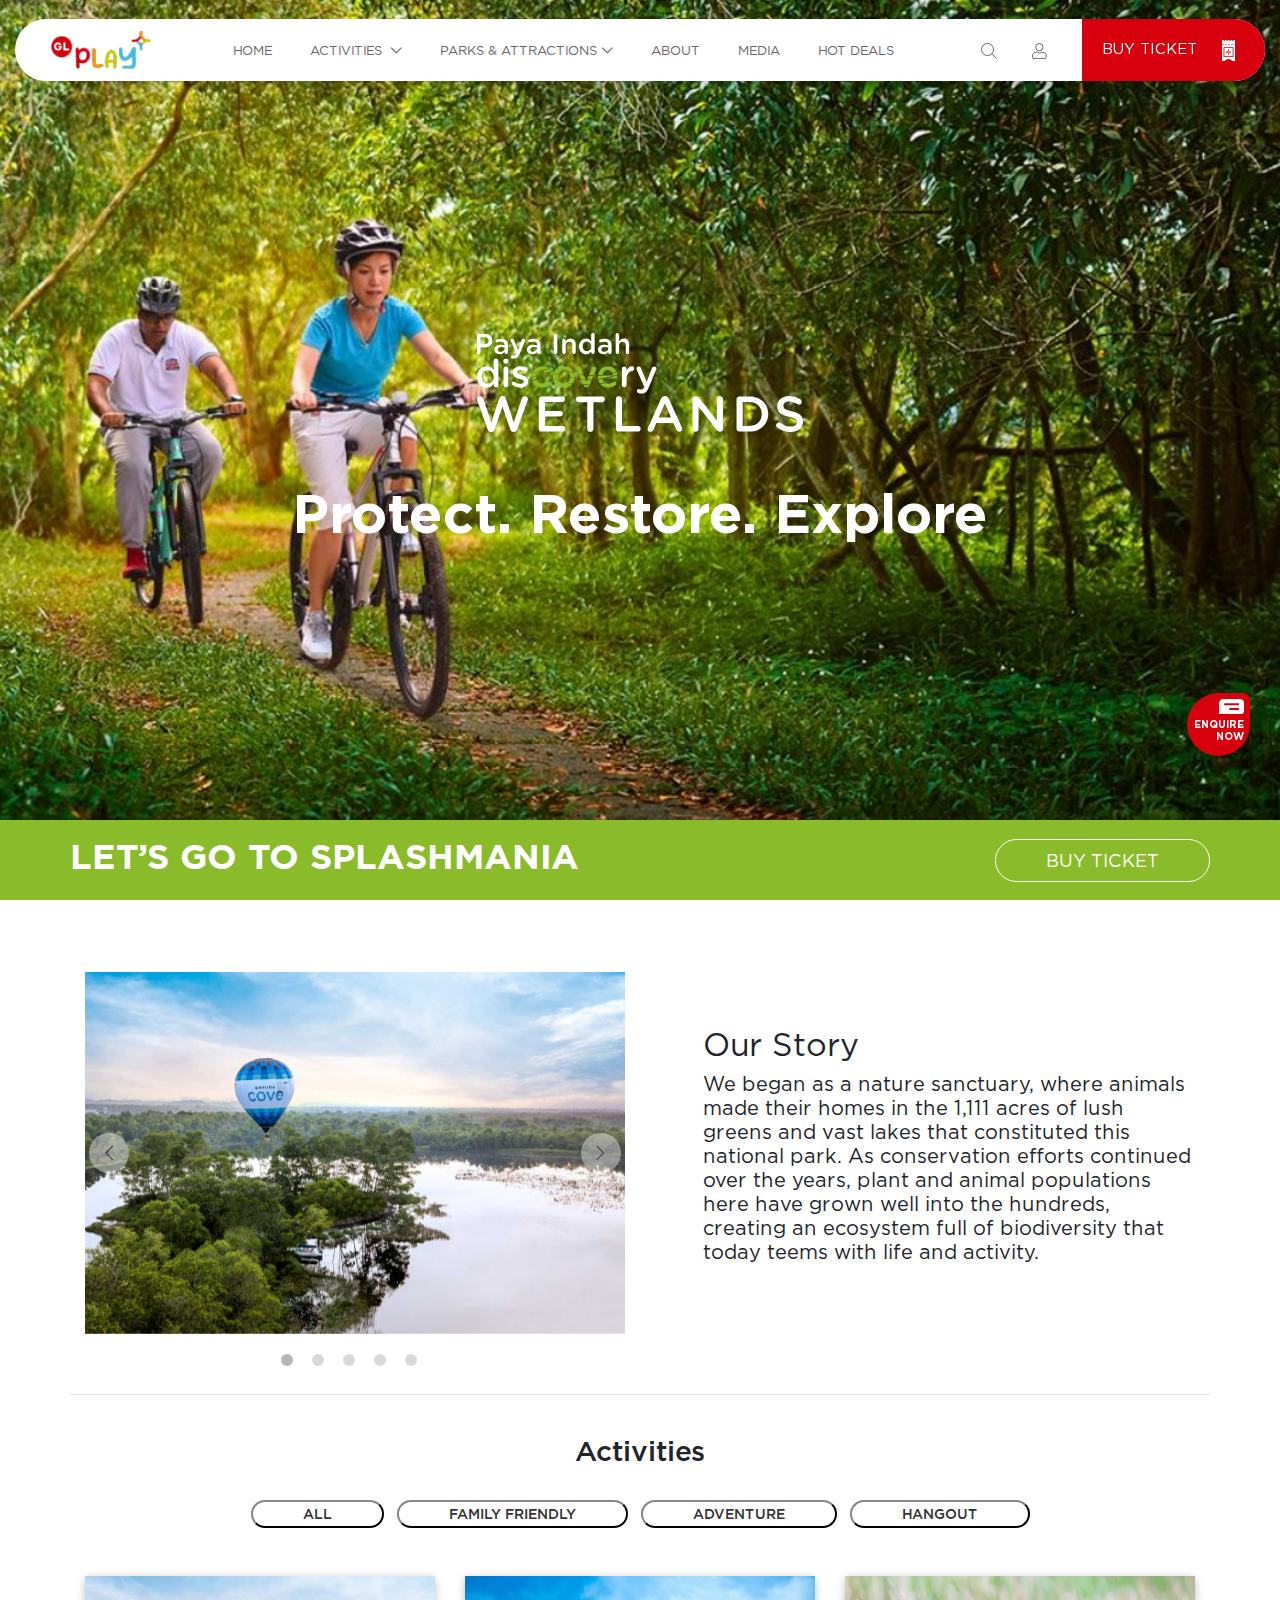
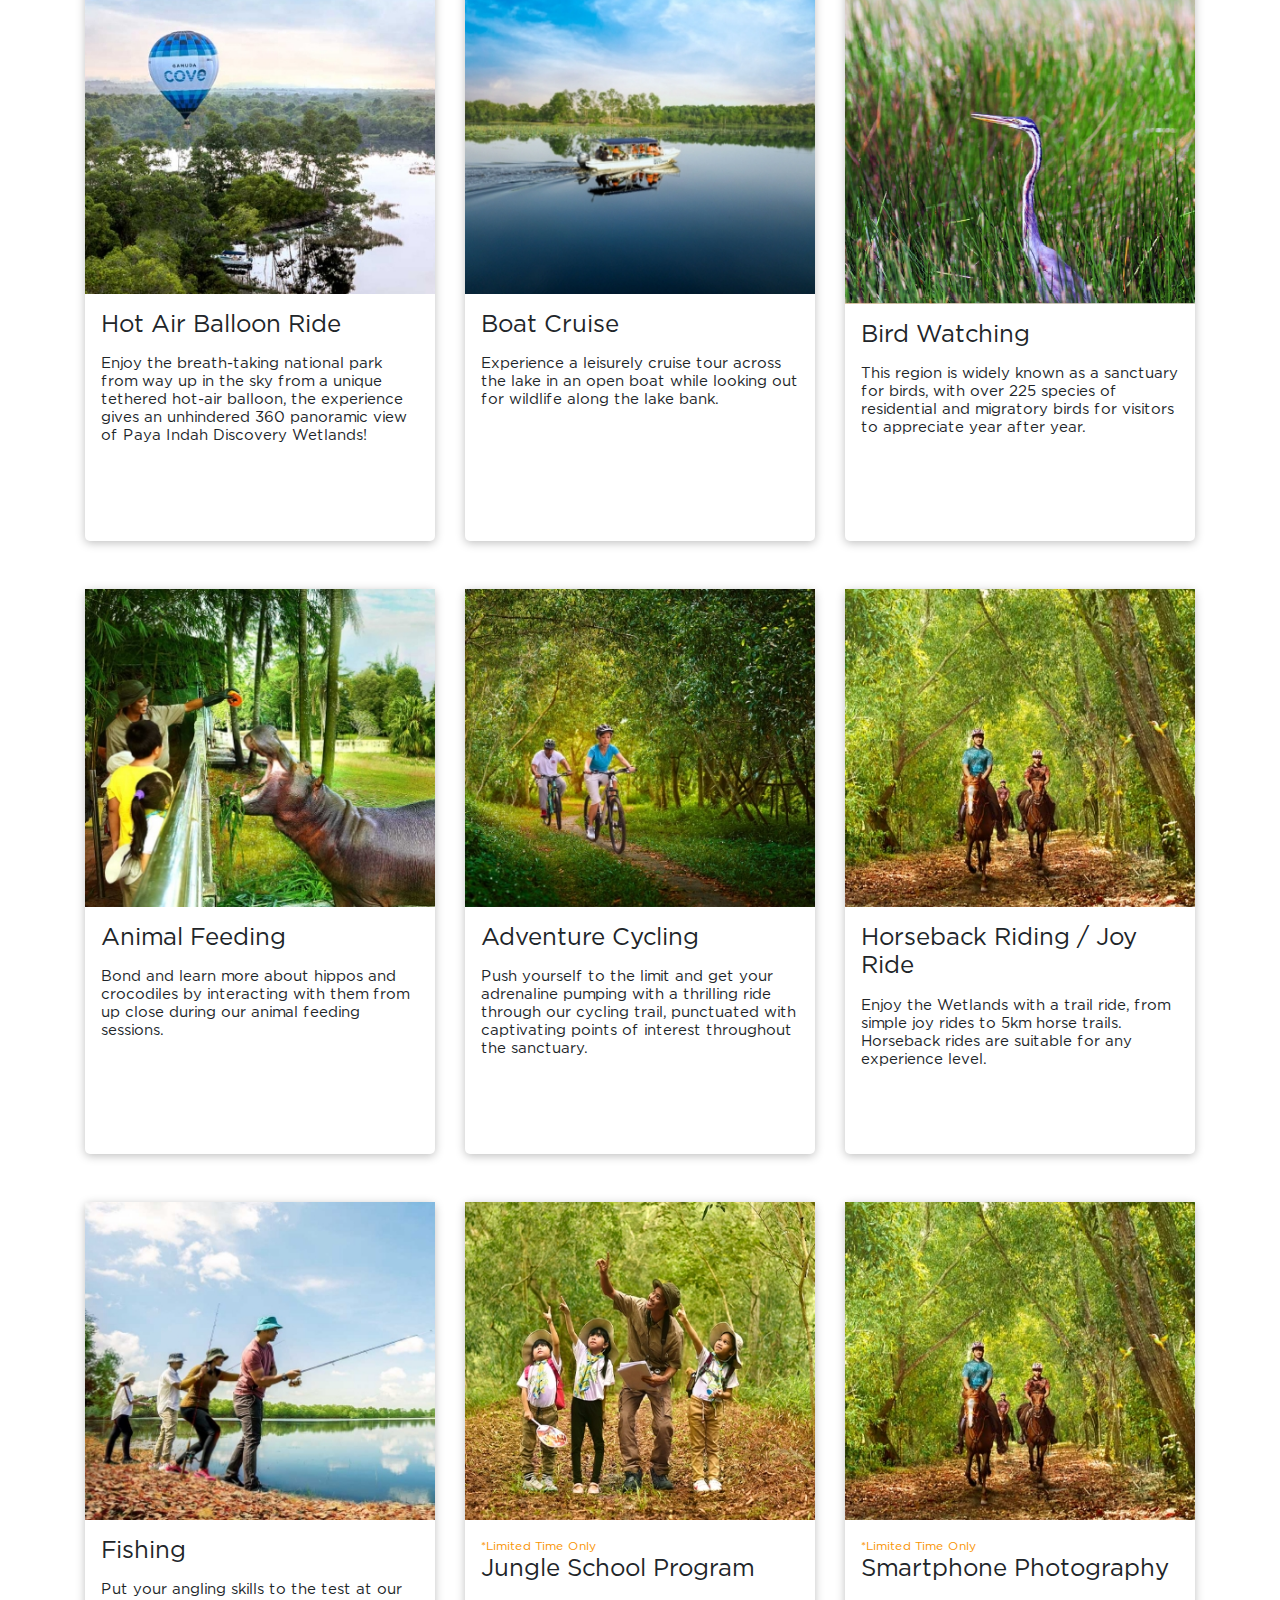
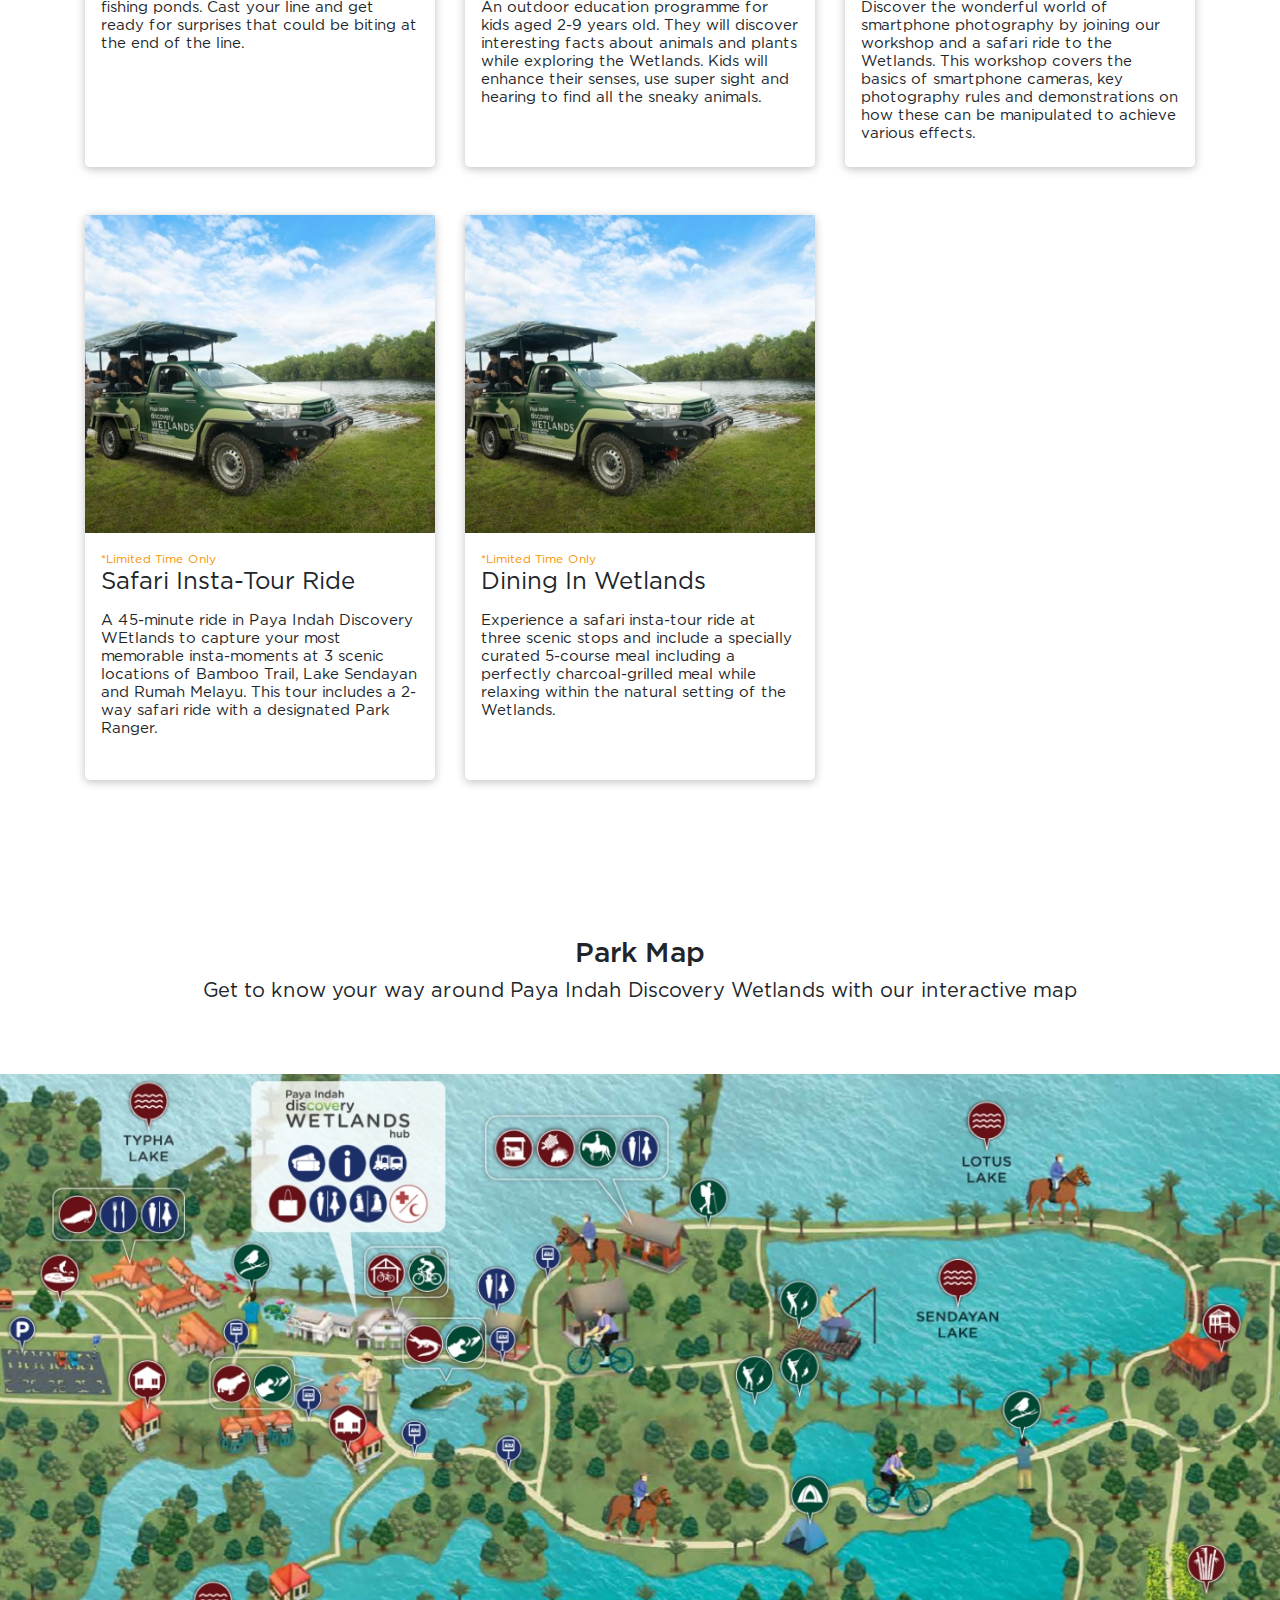
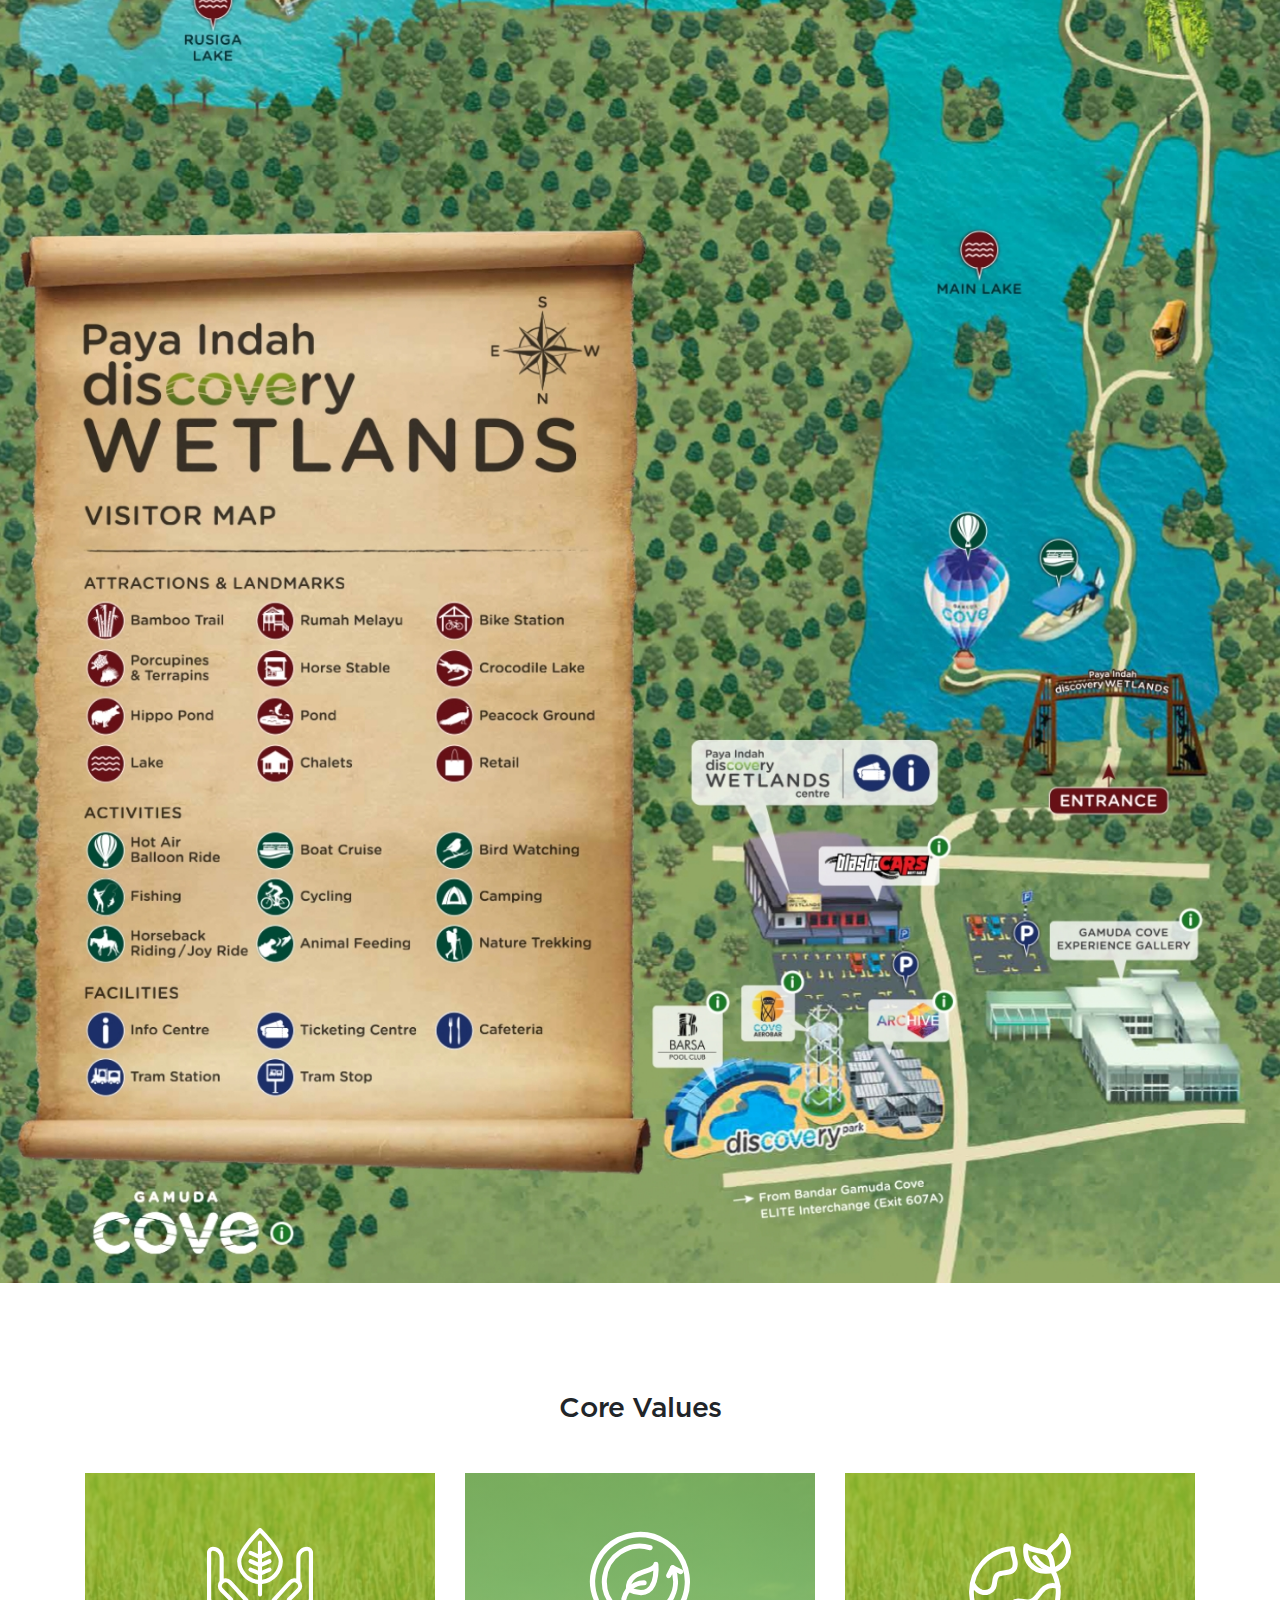
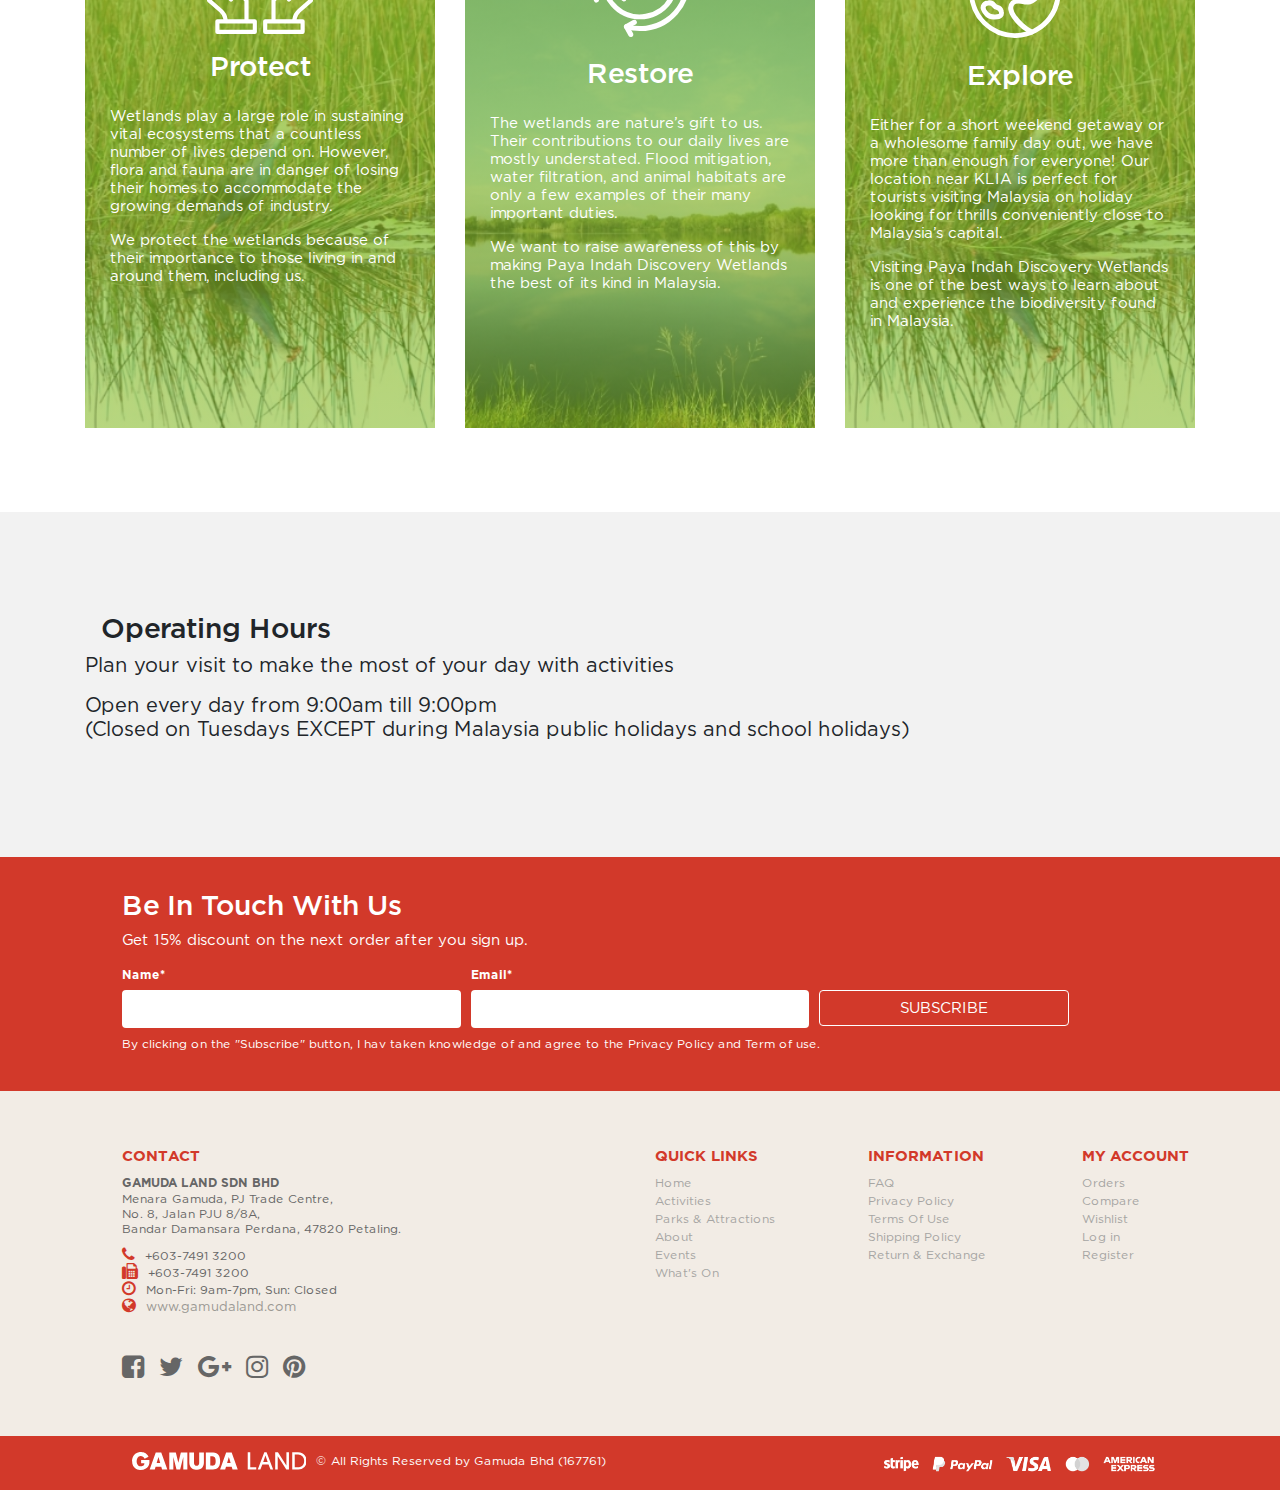
<file: page/WETLANDS.html>
<!doctype html>
<html lang="en">

<head>
    <meta charset="UTF-8">
    <meta name="viewport"
        content="width=device-width, user-scalable=no, initial-scale=1.0, maximum-scale=1.0, minimum-scale=1.0">
    <meta http-equiv="X-UA-Compatible" content="ie=edge">
    <title>WETLANDS</title>
    <link rel="stylesheet" href="../css/bootstrap.min.css">
    <!-- <link rel="stylesheet" href="../css/animate.css"> -->
    <link rel="stylesheet" href="../css/font-awesome/css/font-awesome.css">
    <link rel="stylesheet" href="../css/linearIco.css">
    <link rel="stylesheet" href="../css/style.css">
    <link href="../fonts/stylesheet.css" rel="stylesheet" type="text/css" />
</head>

<body>

    <div id="nav" class="splashmania-nav">
        <div class="container-fluid">
            <div class="row">
                <div class="col-lg-12" id="menu">
                    <nav class="navbar navbar-expand-lg navbar-light bg-light">

                        <a class="navbar-brand" href="#">
                            <img src="../img/logo.png" alt="">
                        </a>
                        <button class="navbar-toggler" type="button" data-toggle="collapse" data-target="#navbarNav"
                            aria-controls="navbarNav" aria-expanded="false" aria-label="Toggle navigation">
                            <span class="navbar-toggler-icon"></span>
                        </button>
                        <div class="collapse navbar-collapse justify-content-center" id="navbarNav">
                            <ul class="navbar-nav">
                                <li class="nav-item active">
                                    <a class="nav-link" href="#">HOME <span class="sr-only">(current)</span></a>
                                </li>
                                <li class="nav-item dropdown">
                                    <a class="nav-link dropdown-toggle" href="#" id="navbarDropdown" role="button"
                                        data-toggle="dropdown" aria-haspopup="true" aria-expanded="false">
                                        ACTIVITIES
                                    </a>
                                    <div class="dropdown-menu" aria-labelledby="navbarDropdown">

                                        <div class="dropdown-menu-content">
                                            <a class="dropdown-item" href="#">Family Friendly</a>
                                            <a class="dropdown-item" href="#">adventure Seekers</a>
                                            <a class="dropdown-item" href="#">hangout Explorers</a>
                                            <a class="dropdown-item" href="#">Nature Lovers</a>
                                            <a class="dropdown-item" href="#">Food Hunters</a>
                                        </div>
                                    </div>
                                </li>
                                <li class="nav-item dropdown">
                                    <a class="nav-link dropdown-toggle" href="#">PARKS & ATTRACTIONS</a>
                                    <!-- <div class="dropdown-menu" aria-labelledby="navbarDropdown">

                                        <div class="dropdown-menu-content">
                                            <a class="dropdown-item" href="#">Family Friendly</a>
                                            <a class="dropdown-item" href="#">adventure Seekers</a>
                                            <a class="dropdown-item" href="#">hangout Explorers</a>
                                            <a class="dropdown-item" href="#">Nature Lovers</a>
                                            <a class="dropdown-item" href="#">Food Hunters</a>
                                        </div>
                                </div> -->
                                </li>
                                <li class="nav-item">
                                    <a class="nav-link" href="#">ABOUT</a>
                                </li>
                                <li class="nav-item">
                                    <a class="nav-link" href="#">MEDIA</a>
                                </li>
                                <li class="nav-item">
                                    <a class="nav-link" href="#">HOT DEALS</a>
                                </li>

                                <li class="nav-item">
                                    <a class="nav-link expand-menu" href="#">SEARCH</a>
                                </li>

                                <li class="nav-item">
                                    <a class="nav-link expand-menu" href="#">LOGIN</a>
                                </li>

                                <li class="nav-item">
                                    <a class="nav-link expand-menu" href="#">BUY TICKET</a>
                                </li>

                            </ul>


                        </div>
                        <div class="navbar-user">
                            <a href="#">
                                <svg xmlns="http://www.w3.org/2000/svg" width="16.128" height="15.994"
                                    viewBox="0 0 16.128 15.994">
                                    <g id="Group_69" data-name="Group 69" transform="translate(0.5 0.5)">
                                        <circle id="Ellipse_4" data-name="Ellipse 4" cx="6.03" cy="6.03" r="6.03"
                                            fill="none" stroke="#666" stroke-miterlimit="10" stroke-width="1" />
                                        <line id="Line_3" data-name="Line 3" x1="5.025" y1="5.025"
                                            transform="translate(10.25 10.116)" fill="none" stroke="#666"
                                            stroke-miterlimit="10" stroke-width="1" />
                                    </g>
                                </svg>

                            </a>
                            <a href="">
                                <svg xmlns="http://www.w3.org/2000/svg" width="14.791" height="16.141"
                                    viewBox="0 0 14.791 16.141">
                                    <g id="Group_70" data-name="Group 70" transform="translate(0.5 0.5)">
                                        <circle id="Ellipse_5" data-name="Ellipse 5" cx="3.697" cy="3.697" r="3.697"
                                            transform="translate(3.199)" fill="none" stroke="#666"
                                            stroke-miterlimit="10" stroke-width="1" />
                                        <path id="Path_27" data-name="Path 27"
                                            d="M850.965,376.4h-.615a3.627,3.627,0,0,1-4.5,0h-.615a4.031,4.031,0,0,0-4.031,4.031v.853a1.513,1.513,0,0,0,1.513,1.513h10.764A1.513,1.513,0,0,0,855,381.289v-.853A4.031,4.031,0,0,0,850.965,376.4Z"
                                            transform="translate(-841.205 -367.661)" fill="none" stroke="#666"
                                            stroke-linejoin="round" stroke-width="1" />
                                    </g>
                                </svg>

                            </a>
                            <a href="" class="buy">
                                BUY TICKET
                                <svg xmlns="http://www.w3.org/2000/svg" width="13" height="21.164"
                                    viewBox="0 0 13 21.164">
                                    <g id="Group_187" data-name="Group 187" transform="translate(-528 -387.768)">
                                        <path id="Path_51" data-name="Path 51"
                                            d="M994.308,365.616v-1.9a.244.244,0,0,0-.245-.244h-.928a.244.244,0,0,0-.244.244.722.722,0,0,1-.719.719.735.735,0,0,1-.718-.719.253.253,0,0,0-.245-.245h-.922a.245.245,0,0,0-.245.244.718.718,0,1,1-1.436,0,.244.244,0,0,0-.245-.244h-.922a.247.247,0,0,0-.173.072.249.249,0,0,0-.072.174.719.719,0,0,1-.717.719.737.737,0,0,1-.719-.719.244.244,0,0,0-.244-.244h-.922a.245.245,0,0,0-.245.244.72.72,0,0,1-.718.719.735.735,0,0,1-.719-.719.253.253,0,0,0-.244-.245h-1.114a.245.245,0,0,0-.245.244v20.021h0v.653a.244.244,0,0,0,.245.244h2.222a.245.245,0,0,0,.2-.108,4.618,4.618,0,0,1,7.66,0,.244.244,0,0,0,.2.108h2.222a.244.244,0,0,0,.245-.244V365.617Z"
                                            transform="translate(-453.308 24.297)" fill="#fff" />
                                        <path id="Line_20" data-name="Line 20"
                                            d="M12.98-.443h-.722V-1h.722Zm-1.837,0H9.194V-1h1.95Zm-3.065,0H6.129V-1h1.95Zm-3.065,0H3.065V-1h1.95Zm-3.065,0H0V-1H1.95Z"
                                            transform="translate(528.01 392.8)" fill="#d9000d" />
                                        <path id="Path_104" data-name="Path 104"
                                            d="M-1.5-1.5H8.435V8.435H-1.5Zm9.1.836H-.664V7.6H7.6Z"
                                            transform="translate(531.033 396.438)" fill="#d9000d" />
                                        <g id="Group_38" data-name="Group 38" transform="translate(531.813 397.272)">
                                            <path id="Path_7" data-name="Path 7"
                                                d="M167.9,52.114a2.352,2.352,0,0,0-1.989-.662.353.353,0,1,0,.1.7,1.627,1.627,0,0,1,1.843,1.361,2.356,2.356,0,0,1,.357-1.008A2.324,2.324,0,0,0,167.9,52.114Z"
                                                transform="translate(-165.608 -49.199)" fill="#d9000d" />
                                            <path id="Path_8" data-name="Path 8"
                                                d="M179.082,64a2.318,2.318,0,0,0,0,.555.369.369,0,0,1,0-.066A1.625,1.625,0,0,0,179.082,64Z"
                                                transform="translate(-176.835 -59.683)" fill="#d9000d" />
                                            <path id="Path_9" data-name="Path 9"
                                                d="M179.156,58.929a1.626,1.626,0,0,1,.007.489.363.363,0,0,0,0,.066s0,.008,0,.011a.333.333,0,0,0,.006.04.35.35,0,0,0,.009.038.31.31,0,0,0,.011.03.354.354,0,0,0,.016.033c.005.01.011.019.017.029a.356.356,0,0,0,.021.029l.021.023a.333.333,0,0,0,.029.026l.022.016a.337.337,0,0,0,.035.021l.026.012.036.013.032.008.032.005a.346.346,0,0,0,.051,0h.027a.359.359,0,0,0,.071-.015h0a.339.339,0,0,0,.064-.03l.013-.008a.35.35,0,0,0,.059-.046.343.343,0,0,0,.046-.059l.008-.013a.347.347,0,0,0,.03-.065v0a.344.344,0,0,0,.016-.075s0-.005,0-.008a.342.342,0,0,0,0-.078,1.621,1.621,0,0,1,.007-.489,2.36,2.36,0,0,0-.357-1.007A2.355,2.355,0,0,0,179.156,58.929Z"
                                                transform="translate(-176.909 -54.615)" fill="#d9000d" />
                                            <path id="Path_10" data-name="Path 10"
                                                d="M168.423,38.051a.353.353,0,0,0-.561.333,1.634,1.634,0,0,1-1.85,1.85.355.355,0,0,0-.3.1.35.35,0,0,0-.1.2.354.354,0,0,0,.3.4,2.34,2.34,0,0,0,2.65-2.65A.351.351,0,0,0,168.423,38.051Z"
                                                transform="translate(-165.608 -37.98)" fill="#d9000d" />
                                            <path id="Path_11" data-name="Path 11"
                                                d="M181.628,40.235a1.634,1.634,0,0,1-1.85-1.85.353.353,0,0,0-.3-.4.356.356,0,0,0-.3.1.35.35,0,0,0-.1.2,2.34,2.34,0,0,0,2.65,2.65.35.35,0,0,0,.2-.1.353.353,0,0,0-.3-.6Z"
                                                transform="translate(-176.825 -37.982)" fill="#d9000d" />
                                            <path id="Path_12" data-name="Path 12"
                                                d="M183.607,51.452a2.351,2.351,0,0,0-1.988.662,2.317,2.317,0,0,0-.312.391,2.36,2.36,0,0,1,.357,1.007,1.627,1.627,0,0,1,1.843-1.361.355.355,0,0,0,.3-.1.35.35,0,0,0,.1-.2A.354.354,0,0,0,183.607,51.452Z"
                                                transform="translate(-178.704 -49.199)" fill="#d9000d" />
                                        </g>
                                    </g>
                                </svg>

                            </a>
                        </div>
                    </nav>


                </div>

            </div>
        </div>
    </div>

    <!--Start Header !-->
    <section id="header" class="wetlannds-header">
        <div class="container-fluid">
            <div class="row">
                <div class="col-lg-12" >
                    <img class="img-fluid mx-auto d-block wetlannds-header-logo" src="../img/wetlannds-logo.svg"
                        alt="" />
                    <h1 class="park-header-title mt-5 mx-4">
                        Protect. Restore. Explore
                    </h1>
                </div>
                <div class="enquire" data-toggle="modal" data-target="#enquire-modal">
                    <svg xmlns="http://www.w3.org/2000/svg" width="25.244" height="15.497" viewBox="0 0 25.244 15.497">
                        <g id="Group_882" data-name="Group 882" transform="translate(-1287.677 -713.322)">
                            <path id="Rectangle_4282" data-name="Rectangle 4282"
                                d="M4.255,0H20.99a4.255,4.255,0,0,1,4.255,4.255v6.987A4.255,4.255,0,0,1,20.99,15.5H0a0,0,0,0,1,0,0V4.255A4.255,4.255,0,0,1,4.255,0Z"
                                transform="translate(1287.677 713.322)" fill="#fff" />
                            <line id="Line_2" data-name="Line 2" x2="13.215" transform="translate(1293.692 718.696)"
                                fill="none" stroke="#d9000d" stroke-linecap="round" stroke-miterlimit="10"
                                stroke-width="2" />
                            <line id="Line_3" data-name="Line 3" x2="8.173" transform="translate(1298.733 723.445)"
                                fill="none" stroke="#d9000d" stroke-linecap="round" stroke-miterlimit="10"
                                stroke-width="2" />
                        </g>
                    </svg>
                    <span class="mt-1">
                        ENQUIRE
                    </span>
                    <span>NOW </span>
                </div>
            </div>
        </div>

        <!--Start mobile menu and buy-ticket !-->
        <div class="fixed-bottom buy-ticket-container">
            <div class="container">
                <div class="row">
                    <div class="buy-ticket">
                        <h2>LET’S GO TO SPLASHMANIA</h2>
                        <a href="" class="yellow-link-btn">BUY TICKET</a>
                    </div>
                </div>
            </div>
            <div class="mobile-menu d-lg-none">
                <ul class="d-flex align-items-center justify-content-between m-0">
                    <li class="">
                        <a class="">
                            <svg xmlns="http://www.w3.org/2000/svg" width="20.538" height="21" viewBox="0 0 20.538 21">
                                <path id="Path_25" data-name="Path 25"
                                    d="M785.813,383.636h0c-.1,0-.217-.007-.337-.014s-.23-.013-.352-.013h-4.562c-.123,0-.241.007-.352.013s-.234.014-.338.014a1.06,1.06,0,0,1-1.183-1.138v-4.973c0-.536-.837-1.061-1.461-1.061s-1.461.525-1.461,1.061V382.5a1.061,1.061,0,0,1-1.184,1.138c-.1,0-.217-.007-.337-.014s-.229-.013-.352-.013h-4.562c-.123,0-.241.007-.352.013s-.234.014-.338.014a1.06,1.06,0,0,1-1.183-1.138v-9.076a1.671,1.671,0,0,1,.652-1.376l.141-.139,7.712-7.746a1.783,1.783,0,0,1,2.527,0l7.854,7.885a1.676,1.676,0,0,1,.652,1.376V382.5a1.081,1.081,0,0,1-.4.917A1.27,1.27,0,0,1,785.813,383.636Z"
                                    transform="translate(-766.959 -363.136)" fill="none" stroke="#333"
                                    stroke-miterlimit="10" stroke-width="1" />
                            </svg>
                            <span>Home</span>
                        </a>
                    </li>
                    <li class="">
                        <a class="">
                            <svg xmlns="http://www.w3.org/2000/svg" width="21.115" height="21" viewBox="0 0 21.115 21">
                                <g id="Group_23" data-name="Group 23" transform="translate(-948.614 -362.652)">
                                    <line id="Line_6" data-name="Line 6" x2="20.046"
                                        transform="translate(949.183 383.152)" fill="none" stroke="#333"
                                        stroke-linecap="round" stroke-linejoin="round" stroke-width="1" />
                                    <line id="Line_7" data-name="Line 7" x2="2.978"
                                        transform="translate(954.309 371.671)" fill="none" stroke="#333"
                                        stroke-linecap="round" stroke-linejoin="round" stroke-width="1" />
                                    <line id="Line_8" data-name="Line 8" x2="2.855" y2="7.951"
                                        transform="translate(955.814 371.702)" fill="none" stroke="#333"
                                        stroke-linecap="round" stroke-linejoin="round" stroke-width="1" />
                                    <path id="Path_38" data-name="Path 38"
                                        d="M957.809,380.6l-4.359-.706,3.346-5.434h5.8l-3.408,5.127" fill="none"
                                        stroke="#333" stroke-linecap="round" stroke-linejoin="round" stroke-width="1" />
                                    <circle id="Ellipse_6" data-name="Ellipse 6" cx="1.167" cy="1.167" r="1.167"
                                        transform="translate(957.748 379.499)" fill="none" stroke="#333"
                                        stroke-linecap="round" stroke-linejoin="round" stroke-width="1" />
                                    <path id="Path_39" data-name="Path 39"
                                        d="M964.563,374.434a1.228,1.228,0,1,0,0-2.456h-2.518l1.29,5.1,1.78,2.886"
                                        fill="none" stroke="#333" stroke-linecap="round" stroke-linejoin="round"
                                        stroke-width="1" />
                                    <circle id="Ellipse_7" data-name="Ellipse 7" cx="3.223" cy="3.223" r="3.223"
                                        transform="translate(950.349 376.644)" fill="none" stroke="#333"
                                        stroke-linecap="round" stroke-linejoin="round" stroke-width="1" />
                                    <circle id="Ellipse_8" data-name="Ellipse 8" cx="3.223" cy="3.223" r="3.223"
                                        transform="translate(961.708 376.644)" fill="none" stroke="#333"
                                        stroke-linecap="round" stroke-linejoin="round" stroke-width="1" />
                                    <circle id="Ellipse_9" data-name="Ellipse 9" cx="1.443" cy="1.443" r="1.443"
                                        transform="translate(950.879 364.918)" fill="none" stroke="#333"
                                        stroke-linecap="round" stroke-linejoin="round" stroke-width="1" />
                                    <g id="Group_19" data-name="Group 19">
                                        <g id="Group_17" data-name="Group 17">
                                            <line id="Line_9" data-name="Line 9" x2="1.013"
                                                transform="translate(949.114 366.36)" fill="none" stroke="#333"
                                                stroke-linecap="round" stroke-linejoin="round" stroke-width="1" />
                                            <line id="Line_10" data-name="Line 10" x2="1.013"
                                                transform="translate(954.517 366.36)" fill="none" stroke="#333"
                                                stroke-linecap="round" stroke-linejoin="round" stroke-width="1" />
                                        </g>
                                        <g id="Group_18" data-name="Group 18">
                                            <line id="Line_11" data-name="Line 11" y1="1.013"
                                                transform="translate(952.322 368.555)" fill="none" stroke="#333"
                                                stroke-linecap="round" stroke-linejoin="round" stroke-width="1" />
                                            <line id="Line_12" data-name="Line 12" y1="1.013"
                                                transform="translate(952.322 363.152)" fill="none" stroke="#333"
                                                stroke-linecap="round" stroke-linejoin="round" stroke-width="1" />
                                        </g>
                                    </g>
                                    <g id="Group_22" data-name="Group 22">
                                        <g id="Group_20" data-name="Group 20">
                                            <line id="Line_13" data-name="Line 13" y1="0.716" x2="0.716"
                                                transform="translate(950.053 367.912)" fill="none" stroke="#333"
                                                stroke-linecap="round" stroke-linejoin="round" stroke-width="1" />
                                            <line id="Line_14" data-name="Line 14" y1="0.716" x2="0.716"
                                                transform="translate(953.874 364.092)" fill="none" stroke="#333"
                                                stroke-linecap="round" stroke-linejoin="round" stroke-width="1" />
                                        </g>
                                        <g id="Group_21" data-name="Group 21">
                                            <line id="Line_15" data-name="Line 15" x1="0.716" y1="0.716"
                                                transform="translate(953.874 367.912)" fill="none" stroke="#333"
                                                stroke-linecap="round" stroke-linejoin="round" stroke-width="1" />
                                            <line id="Line_16" data-name="Line 16" x1="0.716" y1="0.716"
                                                transform="translate(950.053 364.092)" fill="none" stroke="#333"
                                                stroke-linecap="round" stroke-linejoin="round" stroke-width="1" />
                                        </g>
                                    </g>
                                    <path id="Path_40" data-name="Path 40"
                                        d="M959.589,368.632h1.382s.031-1.1.89-1.2a1.575,1.575,0,0,1,1.658-1.658c1.719,0,1.5,1.9,1.5,1.9s1.443-.4,1.566,1.29"
                                        fill="none" stroke="#333" stroke-linecap="round" stroke-linejoin="round"
                                        stroke-width="1" />
                                    <path id="Path_41" data-name="Path 41"
                                        d="M963.58,365.674a.923.923,0,0,1,.768-.634,1.573,1.573,0,0,1,1.657-1.657c1.72,0,1.505,1.9,1.505,1.9s1.443-.4,1.565,1.289"
                                        fill="none" stroke="#333" stroke-linecap="round" stroke-linejoin="round"
                                        stroke-width="1" />
                                </g>
                            </svg>

                            <span>Activities</span>
                        </a>
                    </li>
                    <li class="">
                        <a class="">
                            <svg xmlns="http://www.w3.org/2000/svg" width="21.892" height="21.01"
                                viewBox="0 0 21.892 21.01">
                                <g id="Group_16" data-name="Group 16" transform="translate(-917.099 -363.771)">
                                    <path id="Path_28" data-name="Path 28"
                                        d="M927.065,368.761s2.328-2.8,3.286-3.907a1.289,1.289,0,0,1,2.117,0l6.023,8.086v10.953a.388.388,0,0,1-.388.388H917.987a.388.388,0,0,1-.388-.388v-6.667l2.332-4.881a1.427,1.427,0,0,1,2.376-.2l2.263-3.633a1.238,1.238,0,0,1,2.236,0c1.086,1.52,4.052,5.952,4.052,5.952"
                                        fill="none" stroke="#333" stroke-linejoin="round" stroke-width="1" />
                                    <path id="Path_29" data-name="Path 29"
                                        d="M931.11,374.441a54.314,54.314,0,0,0-8.831,3.074" fill="none" stroke="#333"
                                        stroke-linejoin="round" stroke-width="1" />
                                    <path id="Path_30" data-name="Path 30"
                                        d="M917.5,378.158a12.444,12.444,0,0,1,12.045,2.152" fill="none" stroke="#333"
                                        stroke-linejoin="round" stroke-width="1" />
                                    <path id="Path_31" data-name="Path 31" d="M938.487,378.689s-9.389-.671-13.274,5.561"
                                        fill="none" stroke="#333" stroke-linejoin="round" stroke-width="1" />
                                    <path id="Path_32" data-name="Path 32" d="M932.042,371.283l-1.741,5.883h3.481Z"
                                        fill="none" stroke="#333" stroke-linejoin="round" stroke-width="1" />
                                    <line id="Line_4" data-name="Line 4" y2="2.319"
                                        transform="translate(932.042 377.124)" fill="none" stroke="#333"
                                        stroke-linejoin="round" stroke-width="1" />
                                    <path id="Path_33" data-name="Path 33" d="M935.4,371.954l-1.741,4.625h3.481Z"
                                        fill="none" stroke="#333" stroke-linejoin="round" stroke-width="1" />
                                    <line id="Line_5" data-name="Line 5" y2="2.319"
                                        transform="translate(935.395 376.537)" fill="none" stroke="#333"
                                        stroke-linejoin="round" stroke-width="1" />
                                    <path id="Path_34" data-name="Path 34" d="M932.814,374.078s.727-.168,1.929-.419"
                                        fill="none" stroke="#333" stroke-linejoin="round" stroke-width="1" />
                                    <path id="Path_35" data-name="Path 35" d="M938.491,372.94s-.982.132-2.519.495"
                                        fill="none" stroke="#333" stroke-linejoin="round" stroke-width="1" />
                                    <path id="Path_36" data-name="Path 36"
                                        d="M923.2,370.725l1.112.851a.371.371,0,0,0,.419.024l.71-.426a.372.372,0,0,1,.381,0l.684.4a.374.374,0,0,0,.415-.025l1.309-.994"
                                        fill="none" stroke="#333" stroke-linejoin="round" stroke-width="1" />
                                    <path id="Path_37" data-name="Path 37"
                                        d="M928.622,367.048l1.205.912a.41.41,0,0,0,.454.025l.769-.456a.407.407,0,0,1,.413,0l.741.432a.408.408,0,0,0,.449-.026l1.419-1.065"
                                        fill="none" stroke="#333" stroke-linejoin="round" stroke-width="1" />
                                </g>
                            </svg>
                            <span>Attractions</span>
                        </a>
                    </li>
                    <li class="">
                        <a class="">
                            <svg xmlns="http://www.w3.org/2000/svg" width="21.605" height="21.502"
                                viewBox="0 0 21.605 21.502">
                                <g id="Group_40" data-name="Group 40" transform="translate(-794.51 -1054.804)">
                                    <g id="Group_24" data-name="Group 24" transform="translate(800 1061)">
                                        <path id="Path_42" data-name="Path 42"
                                            d="M988.2,381.819h-1.351l5.073-9.092h1.312ZM984.725,375a2.324,2.324,0,0,1,.561-1.715,2.066,2.066,0,0,1,1.522-.559,2.123,2.123,0,0,1,1.557.555,2.908,2.908,0,0,1,0,3.434,2.07,2.07,0,0,1-1.524.559,2.115,2.115,0,0,1-1.555-.555A2.329,2.329,0,0,1,984.725,375Zm1.423-.012a2.04,2.04,0,0,0,.214,1.128.529.529,0,0,0,.446.211.539.539,0,0,0,.456-.211,2.1,2.1,0,0,0,.207-1.128,2.073,2.073,0,0,0-.207-1.123.545.545,0,0,0-.456-.218.539.539,0,0,0-.448.212A2.057,2.057,0,0,0,986.148,374.99Zm5,4.567a2.332,2.332,0,0,1,.561-1.717,2.4,2.4,0,0,1,3.077,0,2.9,2.9,0,0,1,0,3.438,2.062,2.062,0,0,1-1.522.559,2.109,2.109,0,0,1-1.555-.559A2.328,2.328,0,0,1,991.149,379.556Zm1.421-.006a2.023,2.023,0,0,0,.214,1.123.532.532,0,0,0,.448.216.523.523,0,0,0,.448-.211,2.039,2.039,0,0,0,.214-1.128,2.1,2.1,0,0,0-.207-1.128.546.546,0,0,0-.456-.212.527.527,0,0,0-.448.212A2.047,2.047,0,0,0,992.57,379.551Z"
                                            transform="translate(-984.725 -372.727)" fill="#333" />
                                    </g>
                                    <path id="Path_52" data-name="Path 52"
                                        d="M238.763,478.423h0a.745.745,0,0,1,1.1.116h0a.745.745,0,0,0,.977.208h0a.745.745,0,0,1,1.055.343h0a.745.745,0,0,0,.913.406h0a.745.745,0,0,1,.961.555h0a.745.745,0,0,0,.808.587h0a.745.745,0,0,1,.824.742h0a.745.745,0,0,0,.669.742h0a.745.745,0,0,1,.652.9h0a.745.745,0,0,0,.5.865h0a.745.745,0,0,1,.451,1.013h0a.745.745,0,0,0,.309.95h0a.745.745,0,0,1,.231,1.085h0a.745.745,0,0,0,.1.994h0a.745.745,0,0,1,0,1.109h0a.745.745,0,0,0-.1.993h0a.745.745,0,0,1-.231,1.085h0a.745.745,0,0,0-.309.95h0a.745.745,0,0,1-.451,1.013h0a.745.745,0,0,0-.5.865h0a.745.745,0,0,1-.652.9h0a.745.745,0,0,0-.669.742h0a.745.745,0,0,1-.824.742h0a.745.745,0,0,0-.808.587h0a.745.745,0,0,1-.961.555h0a.745.745,0,0,0-.913.406h0a.745.745,0,0,1-1.055.343h0a.745.745,0,0,0-.977.208h0a.745.745,0,0,1-1.1.116h0a.744.744,0,0,0-1,0h0a.745.745,0,0,1-1.1-.116h0a.745.745,0,0,0-.977-.208h0a.745.745,0,0,1-1.055-.343h0a.745.745,0,0,0-.913-.406h0a.745.745,0,0,1-.96-.555h0a.745.745,0,0,0-.808-.587h0a.745.745,0,0,1-.824-.742h0a.745.745,0,0,0-.669-.742h0a.745.745,0,0,1-.652-.9h0a.745.745,0,0,0-.5-.865h0a.745.745,0,0,1-.451-1.013h0a.745.745,0,0,0-.309-.95h0a.745.745,0,0,1-.231-1.085h0a.745.745,0,0,0-.1-.993h0a.745.745,0,0,1,0-1.109h0a.745.745,0,0,0,.1-.994h0a.745.745,0,0,1,.231-1.085h0a.745.745,0,0,0,.309-.95h0a.745.745,0,0,1,.451-1.013h0a.745.745,0,0,0,.5-.865h0a.745.745,0,0,1,.652-.9h0a.745.745,0,0,0,.669-.742h0a.745.745,0,0,1,.824-.742h0a.745.745,0,0,0,.808-.587h0a.745.745,0,0,1,.96-.555h0a.745.745,0,0,0,.913-.406h0a.745.745,0,0,1,1.055-.343h0a.745.745,0,0,0,.977-.208h0a.745.745,0,0,1,1.1-.116h0A.745.745,0,0,0,238.763,478.423Z"
                                        transform="translate(567.05 577.074)" fill="none" stroke="#333"
                                        stroke-width="1" />
                                    <g id="Ellipse_22" data-name="Ellipse 22" transform="translate(797 1057)"
                                        fill="none" stroke="#333" stroke-width="1">
                                        <circle cx="8.364" cy="8.364" r="8.364" stroke="none" />
                                        <circle cx="8.364" cy="8.364" r="7.864" fill="none" />
                                    </g>
                                </g>
                            </svg>
                            <span>Promotion</span>
                        </a>
                    </li>
                    <li class="">
                        <a class="">
                            <svg xmlns="http://www.w3.org/2000/svg" width="16.907" height="20.5"
                                viewBox="0 0 16.907 20.5">
                                <g id="Group_27" data-name="Group 27" transform="translate(-998.596 -362.606)">
                                    <path id="Path_44" data-name="Path 44"
                                        d="M1000.714,380.348v-9.267a6.336,6.336,0,0,1,6.336-6.336h0a6.336,6.336,0,0,1,6.335,6.336v9.267"
                                        fill="none" stroke="#333" stroke-miterlimit="10" stroke-width="1" />
                                    <line id="Line_18" data-name="Line 18" x1="15.907"
                                        transform="translate(999.096 380.348)" fill="none" stroke="#333"
                                        stroke-linecap="round" stroke-miterlimit="10" stroke-width="1" />
                                    <line id="Line_19" data-name="Line 19" y2="1.441"
                                        transform="translate(1007.05 363.106)" fill="none" stroke="#333"
                                        stroke-linecap="round" stroke-miterlimit="10" stroke-width="1" />
                                    <g id="Group_26" data-name="Group 26">
                                        <path id="Path_45" data-name="Path 45"
                                            d="M1008.427,381.436a.269.269,0,0,1,.263.32,1.671,1.671,0,0,1-3.28,0,.268.268,0,0,1,.262-.32Z"
                                            fill="#333" />
                                    </g>
                                </g>
                            </svg>
                            <span>Notification</span>
                        </a>
                    </li>
                    <li class="">
                        <a class="">
                            <svg xmlns="http://www.w3.org/2000/svg" width="21" height="20" viewBox="0 0 21 5">
                                <g id="Group_28" data-name="Group 28" transform="translate(-344 -790)">
                                    <g id="Ellipse_10" data-name="Ellipse 10" transform="translate(344 790)" fill="#fff"
                                        stroke="#333" stroke-width="1">
                                        <circle cx="2.5" cy="2.5" r="2.5" stroke="none" />
                                        <circle cx="2.5" cy="2.5" r="2" fill="none" />
                                    </g>
                                    <g id="Ellipse_11" data-name="Ellipse 11" transform="translate(352 790)" fill="#fff"
                                        stroke="#333" stroke-width="1">
                                        <circle cx="2.5" cy="2.5" r="2.5" stroke="none" />
                                        <circle cx="2.5" cy="2.5" r="2" fill="none" />
                                    </g>
                                    <g id="Ellipse_12" data-name="Ellipse 12" transform="translate(360 790)" fill="#fff"
                                        stroke="#333" stroke-width="1">
                                        <circle cx="2.5" cy="2.5" r="2.5" stroke="none" />
                                        <circle cx="2.5" cy="2.5" r="2" fill="none" />
                                    </g>
                                </g>
                            </svg>
                            <span>More</span>
                        </a>
                    </li>
                </ul>
            </div>
        </div>
        <!--end mobile menu and buy-ticket !-->
    </section>
    <!--End Header !-->

    <!--Start About !-->
    <section id="about" class="splashmania-about mt-4">
        <div class="container">
            <div class="row border-bottom pb-60">
                <div class="col-lg-6">
                    <div class="slider mt-5">
                        <div id="carouselExampleIndicators" class="carousel slide" data-ride="carousel">
                            <ol class="carousel-indicators">
                                <li data-target="#carouselExampleIndicators" data-slide-to="0" class="active"></li>
                                <li data-target="#carouselExampleIndicators" data-slide-to="1"></li>
                                <li data-target="#carouselExampleIndicators" data-slide-to="2"></li>
                                <li data-target="#carouselExampleIndicators" data-slide-to="3"></li>
                                <li data-target="#carouselExampleIndicators" data-slide-to="4"></li>
                            </ol>
                            <div class="carousel-inner">
                                <div class="carousel-item active">
                                    <img src="../img/wetlannds-slider.png" class="d-block w-100" alt="...">
                                </div>
                                <div class="carousel-item">
                                    <img src="../img/wetlannds-slider.png" class="d-block w-100" alt="...">
                                </div>
                                <div class="carousel-item">
                                    <img src="../img/wetlannds-slider.png" class="d-block w-100" alt="...">
                                </div>
                                <div class="carousel-item">
                                    <img src="../img/wetlannds-slider.png" class="d-block w-100" alt="...">
                                </div>
                                <div class="carousel-item">
                                    <img src="../img/wetlannds-slider.png" class="d-block w-100" alt="...">
                                </div>
                            </div>
                            <button class="carousel-control-prev" type="button" data-target="#carouselExampleIndicators"
                                data-slide="prev">
                                <span class="carousel-control-prev-icon" aria-hidden="true"></span>
                                <span class="sr-only">Previous</span>
                            </button>
                            <button class="carousel-control-next" type="button" data-target="#carouselExampleIndicators"
                                data-slide="next">
                                <span class="carousel-control-next-icon" aria-hidden="true"></span>
                                <span class="sr-only">Next</span>
                            </button>
                        </div>
                    </div>
                </div>
                <div class="col-lg-6 d-flex align-items-center">
                    <div class="about--text mt-5 ml-0 ml-lg-5 pt-4 pt-lg-0">
                        <h2 class="font-weight-normal">Our Story</h2>
                        <p class="p-0">We began as a nature sanctuary, where animals made 
                            their homes in the 1,111 acres of lush greens and vast 
                            lakes that constituted this national park. As 
                            conservation efforts continued over the years, 
                            plant and animal populations here have grown well 
                            into the hundreds, creating an ecosystem full of 
                            biodiversity that today teems with life and activity.</p>

                    </div>
                </div>
            </div>
        </div>
    </section>
    <!--End About !-->


    <!--Start Activities !-->
    <section id="activity" class="mt-4 pt-3 wetlands-activity splashmania-activity ">
        <div class="container">

            <h3 class="text-lg-center pb-3">Activities</h3>
            <div class="button-group text-center">
                <button type="button" class="mt-2 active" id="btn-1">ALL</button>
                <button class="mt-2" type="button" data-filter=".family">Family Friendly</button>
                <button class="mt-2" type="button" data-filter=".adventure">Adventure</button>
                <button class="mt-2" type="button" data-filter=".hangout">Hangout</button>
            </div>

            <div class="row grid mb-5 mt-5">
                <div class="col-lg-4 col-sm-6  element-item adventure">
                    <div class="item pb-sm-5 mb-3 mb-sm-5 d-flex flex-sm-column ">
                        <div class="img">
                            <img src="../img/fc29a7a3d64c5b9c33da0c83b235b335.jpg" alt="">
                        </div>
                        <div class="d-flex flex-column justify-content-center">
                            <div class="title pt-0 pt-sm-3 ml-3">
                                <h4>Hot Air Balloon Ride</h4>
                            </div>
                            <div class="text  ml-3">
                                <p>Enjoy the breath-taking national park from way up in the sky from a unique tethered hot-air balloon, the experience gives an unhindered 360 panoramic view of Paya Indah Discovery Wetlands! </p>
                            </div>
                        </div>

                    </div>
                </div>
                <div class="col-lg-4 col-sm-6  element-item adventure">
                    <div class="item pb-sm-5 mb-3 mb-sm-5 d-flex flex-sm-column ">
                        <div class="img">
                            <img src="../img/b1d5c77cd74c7cf2cf5360b9a63105ef.jpg" alt="">
                        </div>
                        <div class="d-flex flex-column justify-content-center">
                            <div class="title pt-0 pt-sm-3 ml-3">
                                <h4>Boat Cruise</h4>
                            </div>
                            <div class="text ml-3">
                                <p>Experience a leisurely cruise tour across the lake in an open boat while looking out for wildlife along the lake bank.  </p>
                            </div>
                        </div>

                    </div>
                </div>
                <div class="col-lg-4 col-sm-6  element-item adventure">
                    <div class="item pb-sm-5 mb-3 mb-sm-5 d-flex flex-sm-column ">
                        <div class="img">
                            <img src="../img/_652412.png" alt="">
                        </div>
                        <div class="d-flex flex-column justify-content-center">
                            <div class="title pt-0 pt-sm-3 ml-3">
                                <h4>Bird Watching </h4>
                            </div>
                            <div class="text  ml-3">
                                <p>This region is widely known as a sanctuary for birds, with over 225 species of residential and migratory birds for visitors to appreciate year after year.  
                                </p>
                            </div>
                        </div>

                    </div>
                </div>

                <div class="col-lg-4 col-sm-6  element-item family">
                    <div class="item pb-sm-5 mb-3 mb-sm-5 d-flex flex-sm-column ">
                        <div class="img">
                            <img src="../img/d97cb4b00f0c09f82324d635481cff2f.jpg" alt="">
                        </div>
                        <div class="d-flex flex-column justify-content-center">
                            <div class="title pt-0 pt-sm-3 ml-3">
                                <h4>Animal Feeding</h4>
                            </div>
                            <div class="text  ml-3">
                                <p>Bond and learn more about hippos and crocodiles by interacting with them from up close during our animal feeding sessions.</p>
                            </div>
                        </div>

                    </div>
                </div>
                <div class="col-lg-4 col-sm-6  element-item family">
                    <div class="item pb-sm-5 mb-3 mb-sm-5 d-flex flex-sm-column ">
                        <div class="img">
                            <img src="../img/d80659993452e35afc7487289fe1d50c.jpg" alt="">
                        </div>
                        <div class="d-flex flex-column justify-content-center">
                            <div class="title pt-0 pt-sm-3 ml-3">
                                <h4>Adventure Cycling</h4>
                            </div>
                            <div class="text  ml-3">
                                <p>Push yourself to the limit and get your adrenaline pumping with a thrilling ride through our cycling trail, punctuated with captivating points of interest throughout the sanctuary. </p>
                            </div>
                        </div>

                    </div>
                </div>
                <div class="col-lg-4 col-sm-6  element-item family">
                    <div class="item pb-sm-5 mb-3 mb-sm-5 d-flex flex-sm-column ">
                        <div class="img">
                            <img src="../img/79673e7429a673a3d158c1cd4335eac0.jpg" alt="">
                        </div>
                        <div class="d-flex flex-column justify-content-center">
                            <div class="title pt-0 pt-sm-3 ml-3">
                                <h4>Horseback Riding / 
                                    Joy Ride </h4>
                            </div>
                            <div class="text  ml-3">
                                <p>Enjoy the Wetlands with a trail ride, from simple joy rides to 5km horse trails. Horseback rides are suitable for any experience level. 
                                </p>
                            </div>
                        </div>

                    </div>
                </div>

                <div class="col-lg-4 col-sm-6  element-item family">
                    <div class="item pb-sm-5 mb-3 mb-sm-5 d-flex flex-sm-column ">
                        <div class="img">
                            <img src="../img/421717abac939c32e26952535cf07250.jpg" alt="">
                        </div>
                        <div class="d-flex flex-column justify-content-center">
                            <div class="title pt-0 pt-sm-3 ml-3">
                                <h4>Fishing</h4>
                            </div>
                            <div class="text  ml-3">
                                <p>Put your angling skills to the test at our fishing ponds. Cast your line and get ready for surprises that could be biting at the end of the line.  </p>
                            </div>
                        </div>

                    </div>
                </div>
                <div class="col-lg-4 col-sm-6  element-item hangout">
                    <div class="item pb-sm-5 mb-3 mb-sm-5 d-flex flex-sm-column ">
                        <div class="img">
                            <img src="../img/aa372cf08c828f56bd83ab84f21a4690.jpg" alt="">
                        </div>
                        <div class="d-flex flex-column justify-content-center">
                            <div class="title pt-0 pt-sm-3 ml-3">
                                <span class="limited-time">*Limited Time Only </span>
                                <h4>Jungle School 
                                    Program </h4>
                            </div>
                            <div class="text  ml-3">
                                <p>An outdoor education programme for kids aged 2-9 years old. They will discover interesting facts about animals and plants while exploring the Wetlands. Kids will enhance their senses, use super sight and hearing to find all the sneaky animals.  </p>
                            </div>
                        </div>

                    </div>
                </div>
                <div class="col-lg-4 col-sm-6  element-item hangout">
                    <div class="item pb-sm-5 mb-3 mb-sm-5 d-flex flex-sm-column ">
                        <div class="img">
                            <img src="../img/79673e7429a673a3d158c1cd4335eac0.jpg" alt="">
                        </div>
                        <div class="d-flex flex-column justify-content-center">
                            <div class="title pt-0 pt-sm-3 ml-3">
                                <span class="limited-time">*Limited Time Only </span>
                                <h4>Smartphone 
                                    Photography</h4>
                            </div>
                            <div class="text  ml-3">
                                <p>Discover the wonderful world of smartphone photography by joining our workshop and a safari ride to the Wetlands. This workshop covers the basics of smartphone cameras, key photography rules and demonstrations on how these can be manipulated to achieve various effects.  
                                </p>
                            </div>
                        </div>

                    </div>
                </div>
                <div class="col-lg-4 col-sm-6  element-item hangout">
                    <div class="item pb-sm-5 mb-3 mb-sm-5 d-flex flex-sm-column ">
                        <div class="img">
                            <img src="../img/ceff5401a84ea14f2c9cabfb90d276dc.jpg" alt="">
                        </div>
                        <div class="d-flex flex-column justify-content-center">
                            <div class="title pt-0 pt-sm-3 ml-3">
                                <span class="limited-time">*Limited Time Only </span>
                                <h4>Safari Insta-Tour Ride</h4>
                            </div>
                            <div class="text  ml-3">
                                <p>A 45-minute ride in Paya Indah Discovery WEtlands to capture your most memorable insta-moments at 3 scenic locations of Bamboo Trail, Lake Sendayan and Rumah Melayu. This tour includes a 2-way safari ride with a designated Park Ranger.  
                                </p>
                            </div>
                        </div>

                    </div>
                </div>
                <div class="col-lg-4 col-sm-6  element-item hangout">
                    <div class="item pb-sm-5 mb-3 mb-sm-5 d-flex flex-sm-column ">
                        <div class="img">
                            <img src="../img/ceff5401a84ea14f2c9cabfb90d276dc.jpg" alt="">
                        </div>
                        <div class="d-flex flex-column justify-content-center">
                            <div class="title pt-0 pt-sm-3 ml-3">
                                <span class="limited-time">*Limited Time Only </span>
                                <h4>Dining In Wetlands</h4>
                            </div>
                            <div class="text  ml-3">
                                <p>Experience a safari insta-tour ride at three scenic stops and include a specially curated 5-course meal including a perfectly charcoal-grilled meal while relaxing within the natural setting of the Wetlands.   
                                </p>
                            </div>
                        </div>

                    </div>
                </div>

            </div>
        </div>
    </section>
    <!--End Activities !-->

    <!--Start map !-->
    <section id="" class="splashmania-map pt-60">
        <div class="container">
            <h3 class="text-lg-center">Park Map</h3>
            <p class="text-lg-center mx-auto mb-5 pb-4 text-20">
                Get to know your way around Paya Indah Discovery Wetlands with our interactive map
            </p>
        </div>
        <div class="container-fluid px-0">
            <div class="">
                <div class="position-relative">
                    <img src="../img/Image 71.jpg" width="100%">

                    <div class="pin pin-wetland" id="pin-wet3">
                        <div class="num active"></div>
                        <div class="pin-info">
                            <img class="map-item-img" src="../img/63dddac632566eae33c09112eece5499.jpg" alt="" />
                            <div class="pin-title">
                                <p class="text12 text-uppercase m-0">Family Friendly</p>
                                <h5>3. Horseback Riding</h5>
                                <p class="">
                                    Enjoy the Wetlands with a trail 
ride, from simple joy rides to 
5km horse trails. 
                                </p>
                            </div>
                        </div>
                    </div>
                </div>
            </div>
        </div>
    </section>
    <!--End map !-->
    <!--Start Core Values !-->
    <section id="" class="pt-60 pb-60">
        <div class="container">
            <h3 class="text-center my-5">Core Values</h3>
            <div class="row">
                <div class="col-md-6 col-lg-4">
                    <div class="values value1">
                        <img class="d-block mx-auto" src="../img/Group 1870.svg" alt="">
                        <h3 class="text-center mt-3 mb-4">Protect</h3>
                        <p>
                            Wetlands play a large role in sustaining vital ecosystems that a countless number of lives depend on. However, flora and fauna are in danger of losing their homes to accommodate the growing demands of industry. 
                        </p>
                        <p>
                            We protect the wetlands because of their importance to those living in and around them, including us. 
                        </p>
                    </div>
                </div>
                <div class="col-md-6 col-lg-4">
                    <div class="values value2">
                        <img class="d-block mx-auto" src="../img/Group 1867.svg" alt="">
                        <h3 class="text-center mt-3 mb-4">Restore</h3>
                        <p>
                            The wetlands are nature’s gift to us. Their contributions to our daily lives are mostly understated. Flood mitigation, water filtration, and animal habitats are only a few examples of their many important duties. 
                        </p>
                        <p>
                            We want to raise awareness of this by making Paya Indah Discovery Wetlands the best of its kind in Malaysia. 
                        </p>
                    </div>
                </div>
                <div class="col-md-6 col-lg-4">
                    <div class="values value1">
                        <img class="d-block mx-auto" src="../img/Group 1872.svg" alt="">
                        <h3 class="text-center mt-3 mb-4">Explore</h3>
                        <p>
                            Either for a short weekend getaway or a wholesome family day out, we have more than enough for everyone! Our location near KLIA is perfect for tourists visiting Malaysia on holiday looking for thrills conveniently close to Malaysia’s capital. 
                        </p>
                        <p>
                            Visiting Paya Indah Discovery Wetlands is one of the best ways to learn about and experience the biodiversity found in Malaysia.  
                        </p>
                    </div>
                </div>
            </div>
        </div>
    </section>
    <!--End Core Values !-->

    <!--Start Operating Hours !-->
    <section id="OperatingHours">
        <div class="container">
            <h3 class="pl-3">Operating Hours</h3>
            <p class="text-20">
                Plan your visit to make the most of your day with activities 
            </p>
            <p class="text-20">
                Open every day from 9:00am till 9:00pm <br>
                (Closed on Tuesdays EXCEPT during Malaysia public holidays and school holidays)
            </p>
        </div>
        </div>
    </section>
    <!--End Operating Hours !-->


    <!--Start newsletter !-->
    <section id="nletter">
        <div class="container-fluid">
            <div class="row pt-3 pb-4">
                <div class="col-lg-1"></div>
                <div class="col-lg-10">
                    <h3 class="pt-3">Be In Touch With Us</h3>
                    <p>Get 15% discount on the next order after you sign up.</p>

                    <form method="post">
                        <div class="form-row">
                            <div class="col-lg-4">
                                <label>Name*</label>
                                <input type="text" class="form-control" placeholder="">
                            </div>
                            <div class="col-lg-4">
                                <label>Email*</label>
                                <input type="text" class="form-control" placeholder="">
                            </div>

                            <div class="col-lg-4">
                                <input type="submit" class="btn btn-outline-light subscribe d-block d-lg-inline mx-auto"
                                    value="SUBSCRIBE">
                            </div>

                        </div>
                    </form>

                    <p class="form-descripion mt-2">By clicking on the "Subscribe" button, I hav taken knowledge of and
                        agree to the Privacy Policy and Term of use.</p>
                </div>
                <div class="col-lg-1"></div>
            </div>
        </div>
    </section>
    <!--End newsletter !-->

    <!--Start Footer !-->
    <section id="footer">
        <div class="container-fluid">
            <div class="row pt-3">
                <div class="col-lg-1"></div>
                <div class="col-lg-3 mb-3">
                    <h5>CONTACT</h5>
                    <b style="color: #666666;font-size: 12px;font-weight: bold">GAMUDA LAND SDN BHD</b>
                    <p class="contact-address">Menara Gamuda, PJ Trade Centre,<br />
                        No. 8, Jalan PJU 8/8A, <br />
                        Bandar Damansara Perdana, 47820 Petaling.</p>

                    <ul class="contact-item">
                        <li><span class="fa fa-phone"></span>+603-7491 3200</li>
                        <li><span class="fa fa-fax"></span>+603-7491 3200</li>
                        <li><span class="fa fa-clock-o"></span>Mon-Fri: 9am-7pm, Sun: Closed</li>
                        <li><span class="fa fa-globe"></span>www.gamudaland.com</li>
                    </ul>

                    <div class="row">
                        <div class="col-lg-12">
                            <div class="socials">
                                <a href=""><span class="fa fa-facebook-square"></span></a>
                                <a href=""><span class="fa fa-twitter"></span></a>
                                <a href=""><span class="fa fa-google-plus"></span></a>
                                <a href=""><span class="fa fa-instagram"></span></a>
                                <a href=""><span class="fa fa-pinterest"></span></a>
                            </div>
                        </div>
                    </div>
                </div>

                <div class="col-lg-2 mb-3">

                </div>

                <div class="col-lg-2 mb-3">
                    <h5>QUICK LINKS</h5>
                    <ul>
                        <li><a href="#">Home</a></li>
                        <li><a href="#">Activities</a></li>
                        <li><a href="#">Parks & Attractions</a></li>
                        <li><a href="#">About</a></li>
                        <li><a href="#">Events</a></li>
                        <li><a href="#">What's On</a></li>
                    </ul>
                </div>

                <div class="col-lg-2 mb-3">
                    <h5>INFORMATION</h5>
                    <ul>
                        <li><a href="#">FAQ</a></li>
                        <li><a href="#">Privacy Policy</a></li>
                        <li><a href="#">Terms Of Use</a></li>
                        <li><a href="#">Shipping Policy</a></li>
                        <li><a href="#">Return & Exchange</a></li>
                    </ul>
                </div>

                <div class="col-lg-2 mb-3">
                    <h5>My ACCOUNT</h5>
                    <ul>
                        <li><a href="#">Orders</a></li>
                        <li><a href="#">Compare</a></li>
                        <li><a href="#">Wishlist</a></li>
                        <li><a href="#">Log in</a></li>
                        <li><a href="#">Register</a></li>
                    </ul>
                </div>
                <div class="col-lg-1"></div>
            </div>
        </div>
    </section>
    <!--End Footer !-->

    <!--Start Copyright !-->
    <section id="copyright">
        <div class="container-fluid">
            <div class="row">
                <div class="col-lg-1"></div>
                <div class="col-lg-7 text-left">
                    <svg id="Group_225" data-name="Group 225" xmlns="http://www.w3.org/2000/svg"
                        xmlns:xlink="http://www.w3.org/1999/xlink" width="174.706" height="17.976"
                        viewBox="0 0 174.706 17.976">
                        <defs>
                            <clipPath id="clip-path">
                                <rect id="Rectangle_315" data-name="Rectangle 315" width="174.706" height="17.976"
                                    fill="#fff" />
                            </clipPath>
                        </defs>
                        <path id="Path_121" data-name="Path 121" d="M113.823.209V17.525h8.539V15.208h-6.013v-15Z"
                            transform="translate(1.924 0.004)" fill="#fff" />
                        <path id="Path_122" data-name="Path 122"
                            d="M131.366,3.484h.047l2.2,6.622h-4.469ZM130.244.209l-6.575,17.316h2.667l1.918-5.1h6.223l1.919,5.1h2.692L132.512.209Z"
                            transform="translate(2.09 0.004)" fill="#fff" />
                        <path id="Path_123" data-name="Path 123"
                            d="M152.063.209V13.383h-.047L143.594.209h-2.76V17.525h2.527V4.139h.046l8.563,13.386h2.622V.209Z"
                            transform="translate(2.381 0.004)" fill="#fff" />
                        <g id="Group_224" data-name="Group 224" transform="translate(0 0)">
                            <g id="Group_223" data-name="Group 223" clip-path="url(#clip-path)">
                                <path id="Path_124" data-name="Path 124"
                                    d="M160.11,15.208h3.019c3.041,0,6.386-1.521,6.386-6.3a6.115,6.115,0,0,0-6.34-6.387H160.11Zm-2.527-15H163.2c3.6,0,5.757,1.381,7.065,3.182a9.81,9.81,0,0,1,1.779,5.522,9.168,9.168,0,0,1-2.174,6.109,9.053,9.053,0,0,1-6.763,2.5h-5.521Z"
                                    transform="translate(2.664 0.004)" fill="#fff" />
                                <path id="Path_125" data-name="Path 125"
                                    d="M16.511,4.7l-3.95,1.974s-1.407-3.039-4.045-2.7c-5.568.741-4.842,10.4.111,10.4,1.386,0,3.855-.59,3.7-3.118H9.086V8.019h8.3v3s-.492,6.954-8.849,6.954C7.4,17.976,0,17.423,0,8.652c0,0,0-7.5,7.744-8.612,0,0,6.241-.788,8.769,4.663"
                                    transform="translate(0 0)" fill="#fff" />
                                <path id="Path_126" data-name="Path 126"
                                    d="M36.651.5h6.544L45.7,10.842,48.212.5h6.516V17.465H50.669V4.873L47.522,17.465H43.849L40.709,4.873V17.465H36.651Z"
                                    transform="translate(0.62 0.009)" fill="#fff" />
                                <path id="Path_127" data-name="Path 127"
                                    d="M66.229.486h4.705V10.5a9.437,9.437,0,0,1-.42,2.843A6.277,6.277,0,0,1,69.2,15.682a5.229,5.229,0,0,1-1.885,1.406,8.609,8.609,0,0,1-3.291.566,18.4,18.4,0,0,1-2.425-.173,5.834,5.834,0,0,1-2.2-.687,5.712,5.712,0,0,1-1.614-1.465,5.54,5.54,0,0,1-1-1.957,11.209,11.209,0,0,1-.436-2.871V.486h4.705V10.748a3.177,3.177,0,0,0,.686,2.171,2.721,2.721,0,0,0,3.8.012,3.17,3.17,0,0,0,.686-2.183Z"
                                    transform="translate(0.952 0.008)" fill="#fff" />
                                <path id="Path_128" data-name="Path 128"
                                    d="M78.437,4.36a4.06,4.06,0,0,1,3.077.994q.924.995.926,3.685a7.6,7.6,0,0,1-.416,2.942,2.513,2.513,0,0,1-1.146,1.27,5.987,5.987,0,0,1-2.465.364H77.06V4.36Zm-5.83,13.11h7.13a10.229,10.229,0,0,0,2.858-.464,5.025,5.025,0,0,0,2.161-1.346,7.033,7.033,0,0,0,1.573-2.513A12.352,12.352,0,0,0,86.9,8.929a13.757,13.757,0,0,0-.381-3.286,7.776,7.776,0,0,0-1.228-2.721,5.668,5.668,0,0,0-2.145-1.795A7.911,7.911,0,0,0,79.737.5h-7.13Z"
                                    transform="translate(1.227 0.009)" fill="#fff" />
                                <path id="Path_129" data-name="Path 129"
                                    d="M93.627,10.968,95.4,4.886l1.773,6.082Zm5.424,6.5H104.3L98.2.5H92.7l-6.085,16.96h5.121l.819-2.833h5.681Z"
                                    transform="translate(1.464 0.009)" fill="#fff" />
                                <path id="Path_130" data-name="Path 130"
                                    d="M24.35,10.968l1.776-6.082L27.9,10.968Zm5.424,6.5h5.252L28.93.5h-5.5l-6.083,16.96h5.121l.817-2.833h5.681Z"
                                    transform="translate(0.293 0.009)" fill="#fff" />
                            </g>
                        </g>
                    </svg>

                    <span>
                        &#169; All Rights Reserved by Gamuda Bhd (167761)
                    </span>
                </div>

                <div class="col-lg-3">
                    <img src="../img/copyrights.png" style="width: 300px" alt="">
                </div>
                <div class="col-lg-1"></div>
            </div>
        </div>
    </section>
    <!--End Copyright !-->


    <!---------------- modals ---------------->

    <!-- Modal form -->
    <div class="modal fade" id="enquire-modal" tabindex="-1" aria-labelledby="enquire-modal-Label" aria-hidden="true">
        <div class="modal-dialog modal-dialog-centered">
            <div class="modal-content position-relative">
                <div class="modal-header p-0 ">
                    <h5 class="modal-title font-weight-normal" id="enquire-modal-Label">Enquiry</h5>
                    <button type="button" class="close enquire-modal-close" data-dismiss="modal" aria-label="Close">
                        <span aria-hidden="true">
                            <svg xmlns="http://www.w3.org/2000/svg" width="55.177" height="55.177"
                                viewBox="0 0 55.177 55.177">
                                <g id="Group_1929" data-name="Group 1929" transform="translate(-1047.53 -171.529)">
                                    <rect id="Rectangle_287" data-name="Rectangle 287" width="38.016" height="38.016"
                                        rx="19.008" transform="translate(1075.118 172.237) rotate(45)" fill="none"
                                        stroke="#333" stroke-width="1" />
                                    <path id="Path_83" data-name="Path 83" d="M0,0H19.008"
                                        transform="translate(1068.398 191.651) rotate(45)" fill="none" stroke="#333"
                                        stroke-linecap="round" stroke-width="1" />
                                    <path id="Path_84" data-name="Path 84" d="M0,0H19.008"
                                        transform="translate(1068.397 205.092) rotate(-45)" fill="none" stroke="#333"
                                        stroke-linecap="round" stroke-width="1" />
                                </g>
                            </svg>
                        </span>
                    </button>
                </div>

                <div class="modal-body p-0">
                    <form action="" method="post">
                        <div class="row">
                            <div class="col-md-6">
                                <div class="container-input-popup">
                                    <input type="text" class="input-popup" placeholder="Name*" name="" id="">
                                </div>
                                <div class="container-input-popup">
                                    <input type="email" class="input-popup" placeholder="Email*" name="" id="">
                                </div>
                                <div class="container-input-popup">
                                    <input type="text" class="input-popup" placeholder="Contact*" name="" id="">
                                </div>
                            </div>
                            <div class="col-md-6">
                                <textarea class="input-popup" placeholder="Enquiry*" name="" id=""></textarea>
                            </div>
                        </div>
                        <div class="mt-5 d-flex justify-content-center pt-3">
                            <button type="submit" class="btn popup-form-submit">SUBMIT</button>
                        </div>
                    </form>
                </div>

            </div>
        </div>
    </div>

    <script src="../js/jquery-3.6.1.js"></script>
    <script src="../js/bootstrap.min.js"></script>
    <!-- <script src="../js/wow.js"></script> -->
    <script src="../js/isotope.pkgd.min.js"></script>


    <script>
        //--------------- map ----------------------
        let pins = document.querySelectorAll(".pin");
        pins.forEach((pin, index) => {
            pin.addEventListener("click", () => {
                pins.forEach((item, i) => {
                    if (i != index) {
                        item.classList.remove("active")
                    }
                });
                pin.classList.toggle("active")
            })
        });

    </script>
    <script>
        $(document).ready(function () {
            let $btn = $('#activity .button-group');
            $btn.click(function (e) {
                $('#activity .button-group').removeClass('active');
                e.target.classList.add('active');

                let selector = $(e.target).attr('data-filter');

                $('#activity .grid').isotope({
                    filter: selector
                });

                return false;
            })
        })

    </script>
</body>

</html>
</file>
<file: fonts/stylesheet.css>
@font-face {
    font-family: 'Gotham';
    src: url('Gotham-LightItalic.eot');
    src: local('Gotham Light Italic'), local('Gotham-LightItalic'),
        url('Gotham-LightItalic.eot?#iefix') format('embedded-opentype'),
        url('Gotham-LightItalic.woff2') format('woff2'),
        url('Gotham-LightItalic.woff') format('woff'),
        url('Gotham-LightItalic.ttf') format('truetype');
    font-weight: 300;
    font-style: italic;
}

@font-face {
    font-family: 'Gotham';
    src: url('Gotham-BoldItalic.eot');
    src: local('Gotham Bold Italic'), local('Gotham-BoldItalic'),
        url('Gotham-BoldItalic.eot?#iefix') format('embedded-opentype'),
        url('Gotham-BoldItalic.woff2') format('woff2'),
        url('Gotham-BoldItalic.woff') format('woff'),
        url('Gotham-BoldItalic.ttf') format('truetype');
    font-weight: bold;
    font-style: italic;
}

@font-face {
    font-family: 'Gotham';
    src: url('Gotham-XLight.eot');
    src: local('Gotham ExtraLight'), local('Gotham-XLight'),
        url('Gotham-XLight.eot?#iefix') format('embedded-opentype'),
        url('Gotham-XLight.woff2') format('woff2'),
        url('Gotham-XLight.woff') format('woff'),
        url('Gotham-XLight.ttf') format('truetype');
    font-weight: 200;
    font-style: normal;
}

@font-face {
    font-family: 'Gotham';
    src: url('Gotham-Thin.eot');
    src: local('Gotham Thin'), local('Gotham-Thin'),
        url('Gotham-Thin.eot?#iefix') format('embedded-opentype'),
        url('Gotham-Thin.woff2') format('woff2'),
        url('Gotham-Thin.woff') format('woff'),
        url('Gotham-Thin.ttf') format('truetype');
    font-weight: 100;
    font-style: normal;
}

@font-face {
    font-family: 'Gotham';
    src: url('Gotham-Book.eot');
    src: local('Gotham Book'), local('Gotham-Book'),
        url('Gotham-Book.eot?#iefix') format('embedded-opentype'),
        url('Gotham-Book.woff2') format('woff2'),
        url('Gotham-Book.woff') format('woff'),
        url('Gotham-Book.ttf') format('truetype');
    font-weight: normal;
    font-style: normal;
}

@font-face {
    font-family: 'Gotham';
    src: url('Gotham-ThinItalic.eot');
    src: local('Gotham Thin Italic'), local('Gotham-ThinItalic'),
        url('Gotham-ThinItalic.eot?#iefix') format('embedded-opentype'),
        url('Gotham-ThinItalic.woff2') format('woff2'),
        url('Gotham-ThinItalic.woff') format('woff'),
        url('Gotham-ThinItalic.ttf') format('truetype');
    font-weight: 100;
    font-style: italic;
}

@font-face {
    font-family: 'Gotham';
    src: url('Gotham-MediumItalic.eot');
    src: local('Gotham Medium Italic'), local('Gotham-MediumItalic'),
        url('Gotham-MediumItalic.eot?#iefix') format('embedded-opentype'),
        url('Gotham-MediumItalic.woff2') format('woff2'),
        url('Gotham-MediumItalic.woff') format('woff'),
        url('Gotham-MediumItalic.ttf') format('truetype');
    font-weight: 500;
    font-style: italic;
}

@font-face {
    font-family: 'Gotham Ultra';
    src: url('Gotham-UltraItalic.eot');
    src: local('Gotham Ultra Italic'), local('Gotham-UltraItalic'),
        url('Gotham-UltraItalic.eot?#iefix') format('embedded-opentype'),
        url('Gotham-UltraItalic.woff2') format('woff2'),
        url('Gotham-UltraItalic.woff') format('woff'),
        url('Gotham-UltraItalic.ttf') format('truetype');
    font-weight: normal;
    font-style: italic;
}

@font-face {
    font-family: 'Gotham';
    src: url('Gotham-BookItalic.eot');
    src: local('Gotham Book Italic'), local('Gotham-BookItalic'),
        url('Gotham-BookItalic.eot?#iefix') format('embedded-opentype'),
        url('Gotham-BookItalic.woff2') format('woff2'),
        url('Gotham-BookItalic.woff') format('woff'),
        url('Gotham-BookItalic.ttf') format('truetype');
    font-weight: normal;
    font-style: italic;
}

@font-face {
    font-family: 'Gotham';
    src: url('Gotham-BlackItalic.eot');
    src: local('Gotham Black Italic'), local('Gotham-BlackItalic'),
        url('Gotham-BlackItalic.eot?#iefix') format('embedded-opentype'),
        url('Gotham-BlackItalic.woff2') format('woff2'),
        url('Gotham-BlackItalic.woff') format('woff'),
        url('Gotham-BlackItalic.ttf') format('truetype');
    font-weight: 900;
    font-style: italic;
}

@font-face {
    font-family: 'Gotham';
    src: url('Gotham-Light.eot');
    src: local('Gotham Light'), local('Gotham-Light'),
        url('Gotham-Light.eot?#iefix') format('embedded-opentype'),
        url('Gotham-Light.woff2') format('woff2'),
        url('Gotham-Light.woff') format('woff'),
        url('Gotham-Light.ttf') format('truetype');
    font-weight: 300;
    font-style: normal;
}

@font-face {
    font-family: 'Gotham';
    src: url('Gotham-Bold.eot');
    src: local('Gotham Bold'), local('Gotham-Bold'),
        url('Gotham-Bold.eot?#iefix') format('embedded-opentype'),
        url('Gotham-Bold.woff2') format('woff2'),
        url('Gotham-Bold.woff') format('woff'),
        url('Gotham-Bold.ttf') format('truetype');
    font-weight: bold;
    font-style: normal;
}

@font-face {
    font-family: 'Gotham';
    src: url('Gotham-Medium.eot');
    src: local('Gotham Medium'), local('Gotham-Medium'),
        url('Gotham-Medium.eot?#iefix') format('embedded-opentype'),
        url('Gotham-Medium.woff2') format('woff2'),
        url('Gotham-Medium.woff') format('woff'),
        url('Gotham-Medium.ttf') format('truetype');
    font-weight: 500;
    font-style: normal;
}

@font-face {
    font-family: 'Gotham Ultra';
    src: url('Gotham-Ultra.eot');
    src: local('Gotham Ultra'), local('Gotham-Ultra'),
        url('Gotham-Ultra.eot?#iefix') format('embedded-opentype'),
        url('Gotham-Ultra.woff2') format('woff2'),
        url('Gotham-Ultra.woff') format('woff'),
        url('Gotham-Ultra.ttf') format('truetype');
    font-weight: normal;
    font-style: normal;
}

@font-face {
    font-family: 'Gotham';
    src: url('Gotham-XLightItalic.eot');
    src: local('Gotham ExtraLight Italic'), local('Gotham-XLightItalic'),
        url('Gotham-XLightItalic.eot?#iefix') format('embedded-opentype'),
        url('Gotham-XLightItalic.woff2') format('woff2'),
        url('Gotham-XLightItalic.woff') format('woff'),
        url('Gotham-XLightItalic.ttf') format('truetype');
    font-weight: 200;
    font-style: italic;
}

@font-face {
    font-family: 'Gotham';
    src: url('Gotham-Black.eot');
    src: local('Gotham Black'), local('Gotham-Black'),
        url('Gotham-Black.eot?#iefix') format('embedded-opentype'),
        url('Gotham-Black.woff2') format('woff2'),
        url('Gotham-Black.woff') format('woff'),
        url('Gotham-Black.ttf') format('truetype');
    font-weight: 900;
    font-style: normal;
}
</file>
<file: css/linearIco.css>
@font-face {
    font-family: 'Linearicons-Free';
    src:url('../fonts/Linearicons-Free.eot?w118d');
    src:url('../fonts/Linearicons-Free.eot?#iefixw118d') format('embedded-opentype'),
    url('../fonts/Linearicons-Free.woff2?w118d') format('woff2'),
    url('../fonts/Linearicons-Free.woff?w118d') format('woff'),
    url('../fonts/Linearicons-Free.ttf?w118d') format('truetype'),
    url('../fonts/Linearicons-Free.svg?w118d#Linearicons-Free') format('svg');
    font-weight: normal;
    font-style: normal;
}

.lnr {
    font-family: 'Linearicons-Free';
    speak: none;
    font-style: normal;
    font-weight: normal;
    font-variant: normal;
    text-transform: none;
    line-height: 1;

    /* Better Font Rendering =========== */
    -webkit-font-smoothing: antialiased;
    -moz-osx-font-smoothing: grayscale;
}

.lnr-home:before {
    content: "\e800";
}
.lnr-apartment:before {
    content: "\e801";
}
.lnr-pencil:before {
    content: "\e802";
}
.lnr-magic-wand:before {
    content: "\e803";
}
.lnr-drop:before {
    content: "\e804";
}
.lnr-lighter:before {
    content: "\e805";
}
.lnr-poop:before {
    content: "\e806";
}
.lnr-sun:before {
    content: "\e807";
}
.lnr-moon:before {
    content: "\e808";
}
.lnr-cloud:before {
    content: "\e809";
}
.lnr-cloud-upload:before {
    content: "\e80a";
}
.lnr-cloud-download:before {
    content: "\e80b";
}
.lnr-cloud-sync:before {
    content: "\e80c";
}
.lnr-cloud-check:before {
    content: "\e80d";
}
.lnr-database:before {
    content: "\e80e";
}
.lnr-lock:before {
    content: "\e80f";
}
.lnr-cog:before {
    content: "\e810";
}
.lnr-trash:before {
    content: "\e811";
}
.lnr-dice:before {
    content: "\e812";
}
.lnr-heart:before {
    content: "\e813";
}
.lnr-star:before {
    content: "\e814";
}
.lnr-star-half:before {
    content: "\e815";
}
.lnr-star-empty:before {
    content: "\e816";
}
.lnr-flag:before {
    content: "\e817";
}
.lnr-envelope:before {
    content: "\e818";
}
.lnr-paperclip:before {
    content: "\e819";
}
.lnr-inbox:before {
    content: "\e81a";
}
.lnr-eye:before {
    content: "\e81b";
}
.lnr-printer:before {
    content: "\e81c";
}
.lnr-file-empty:before {
    content: "\e81d";
}
.lnr-file-add:before {
    content: "\e81e";
}
.lnr-enter:before {
    content: "\e81f";
}
.lnr-exit:before {
    content: "\e820";
}
.lnr-graduation-hat:before {
    content: "\e821";
}
.lnr-license:before {
    content: "\e822";
}
.lnr-music-note:before {
    content: "\e823";
}
.lnr-film-play:before {
    content: "\e824";
}
.lnr-camera-video:before {
    content: "\e825";
}
.lnr-camera:before {
    content: "\e826";
}
.lnr-picture:before {
    content: "\e827";
}
.lnr-book:before {
    content: "\e828";
}
.lnr-bookmark:before {
    content: "\e829";
}
.lnr-user:before {
    content: "\e82a";
}
.lnr-users:before {
    content: "\e82b";
}
.lnr-shirt:before {
    content: "\e82c";
}
.lnr-store:before {
    content: "\e82d";
}
.lnr-cart:before {
    content: "\e82e";
}
.lnr-tag:before {
    content: "\e82f";
}
.lnr-phone-handset:before {
    content: "\e830";
}
.lnr-phone:before {
    content: "\e831";
}
.lnr-pushpin:before {
    content: "\e832";
}
.lnr-map-marker:before {
    content: "\e833";
}
.lnr-map:before {
    content: "\e834";
}
.lnr-location:before {
    content: "\e835";
}
.lnr-calendar-full:before {
    content: "\e836";
}
.lnr-keyboard:before {
    content: "\e837";
}
.lnr-spell-check:before {
    content: "\e838";
}
.lnr-screen:before {
    content: "\e839";
}
.lnr-smartphone:before {
    content: "\e83a";
}
.lnr-tablet:before {
    content: "\e83b";
}
.lnr-laptop:before {
    content: "\e83c";
}
.lnr-laptop-phone:before {
    content: "\e83d";
}
.lnr-power-switch:before {
    content: "\e83e";
}
.lnr-bubble:before {
    content: "\e83f";
}
.lnr-heart-pulse:before {
    content: "\e840";
}
.lnr-construction:before {
    content: "\e841";
}
.lnr-pie-chart:before {
    content: "\e842";
}
.lnr-chart-bars:before {
    content: "\e843";
}
.lnr-gift:before {
    content: "\e844";
}
.lnr-diamond:before {
    content: "\e845";
}
.lnr-linearicons:before {
    content: "\e846";
}
.lnr-dinner:before {
    content: "\e847";
}
.lnr-coffee-cup:before {
    content: "\e848";
}
.lnr-leaf:before {
    content: "\e849";
}
.lnr-paw:before {
    content: "\e84a";
}
.lnr-rocket:before {
    content: "\e84b";
}
.lnr-briefcase:before {
    content: "\e84c";
}
.lnr-bus:before {
    content: "\e84d";
}
.lnr-car:before {
    content: "\e84e";
}
.lnr-train:before {
    content: "\e84f";
}
.lnr-bicycle:before {
    content: "\e850";
}
.lnr-wheelchair:before {
    content: "\e851";
}
.lnr-select:before {
    content: "\e852";
}
.lnr-earth:before {
    content: "\e853";
}
.lnr-smile:before {
    content: "\e854";
}
.lnr-sad:before {
    content: "\e855";
}
.lnr-neutral:before {
    content: "\e856";
}
.lnr-mustache:before {
    content: "\e857";
}
.lnr-alarm:before {
    content: "\e858";
}
.lnr-bullhorn:before {
    content: "\e859";
}
.lnr-volume-high:before {
    content: "\e85a";
}
.lnr-volume-medium:before {
    content: "\e85b";
}
.lnr-volume-low:before {
    content: "\e85c";
}
.lnr-volume:before {
    content: "\e85d";
}
.lnr-mic:before {
    content: "\e85e";
}
.lnr-hourglass:before {
    content: "\e85f";
}
.lnr-undo:before {
    content: "\e860";
}
.lnr-redo:before {
    content: "\e861";
}
.lnr-sync:before {
    content: "\e862";
}
.lnr-history:before {
    content: "\e863";
}
.lnr-clock:before {
    content: "\e864";
}
.lnr-download:before {
    content: "\e865";
}
.lnr-upload:before {
    content: "\e866";
}
.lnr-enter-down:before {
    content: "\e867";
}
.lnr-exit-up:before {
    content: "\e868";
}
.lnr-bug:before {
    content: "\e869";
}
.lnr-code:before {
    content: "\e86a";
}
.lnr-link:before {
    content: "\e86b";
}
.lnr-unlink:before {
    content: "\e86c";
}
.lnr-thumbs-up:before {
    content: "\e86d";
}
.lnr-thumbs-down:before {
    content: "\e86e";
}
.lnr-magnifier:before {
    content: "\e86f";
}
.lnr-cross:before {
    content: "\e870";
}
.lnr-menu:before {
    content: "\e871";
}
.lnr-list:before {
    content: "\e872";
}
.lnr-chevron-up:before {
    content: "\e873";
}
.lnr-chevron-down:before {
    content: "\e874";
}
.lnr-chevron-left:before {
    content: "\e875";
}
.lnr-chevron-right:before {
    content: "\e876";
}
.lnr-arrow-up:before {
    content: "\e877";
}
.lnr-arrow-down:before {
    content: "\e878";
}
.lnr-arrow-left:before {
    content: "\e879";
}
.lnr-arrow-right:before {
    content: "\e87a";
}
.lnr-move:before {
    content: "\e87b";
}
.lnr-warning:before {
    content: "\e87c";
}
.lnr-question-circle:before {
    content: "\e87d";
}
.lnr-menu-circle:before {
    content: "\e87e";
}
.lnr-checkmark-circle:before {
    content: "\e87f";
}
.lnr-cross-circle:before {
    content: "\e880";
}
.lnr-plus-circle:before {
    content: "\e881";
}
.lnr-circle-minus:before {
    content: "\e882";
}
.lnr-arrow-up-circle:before {
    content: "\e883";
}
.lnr-arrow-down-circle:before {
    content: "\e884";
}
.lnr-arrow-left-circle:before {
    content: "\e885";
}
.lnr-arrow-right-circle:before {
    content: "\e886";
}
.lnr-chevron-up-circle:before {
    content: "\e887";
}
.lnr-chevron-down-circle:before {
    content: "\e888";
}
.lnr-chevron-left-circle:before {
    content: "\e889";
}
.lnr-chevron-right-circle:before {
    content: "\e88a";
}
.lnr-crop:before {
    content: "\e88b";
}
.lnr-frame-expand:before {
    content: "\e88c";
}
.lnr-frame-contract:before {
    content: "\e88d";
}
.lnr-layers:before {
    content: "\e88e";
}
.lnr-funnel:before {
    content: "\e88f";
}
.lnr-text-format:before {
    content: "\e890";
}
.lnr-text-format-remove:before {
    content: "\e891";
}
.lnr-text-size:before {
    content: "\e892";
}
.lnr-bold:before {
    content: "\e893";
}
.lnr-italic:before {
    content: "\e894";
}
.lnr-underline:before {
    content: "\e895";
}
.lnr-strikethrough:before {
    content: "\e896";
}
.lnr-highlight:before {
    content: "\e897";
}
.lnr-text-align-left:before {
    content: "\e898";
}
.lnr-text-align-center:before {
    content: "\e899";
}
.lnr-text-align-right:before {
    content: "\e89a";
}
.lnr-text-align-justify:before {
    content: "\e89b";
}
.lnr-line-spacing:before {
    content: "\e89c";
}
.lnr-indent-increase:before {
    content: "\e89d";
}
.lnr-indent-decrease:before {
    content: "\e89e";
}
.lnr-pilcrow:before {
    content: "\e89f";
}
.lnr-direction-ltr:before {
    content: "\e8a0";
}
.lnr-direction-rtl:before {
    content: "\e8a1";
}
.lnr-page-break:before {
    content: "\e8a2";
}
.lnr-sort-alpha-asc:before {
    content: "\e8a3";
}
.lnr-sort-amount-asc:before {
    content: "\e8a4";
}
.lnr-hand:before {
    content: "\e8a5";
}
.lnr-pointer-up:before {
    content: "\e8a6";
}
.lnr-pointer-right:before {
    content: "\e8a7";
}
.lnr-pointer-down:before {
    content: "\e8a8";
}
.lnr-pointer-left:before {
    content: "\e8a9";
}
</file>
<file: css/style.css>
* {
    padding: 0;
    margin: 0;
}

body {
    font: 15px 'Gotham', Arial, Helvetica, sans-serif;


}

.cr,
.mb-80 {
    margin-bottom: 80px;
}

.mt-90 {
    margin-top: 90px;
}

.pb-60 {
    padding-bottom: 60px;
}

.pt-60 {
    padding-top: 60px;
}

.text-20 {
    font-size: 20px;
}

label {
    font-size: 12px;
    font-weight: bold;
}

.Upper-text {
    text-transform: uppercase;
}

#nav {
    background-color: transparent !important;
    width: 100%;
    position: fixed;
    top: 1%;
    z-index: 999;
}

.dropdown-toggle::after {
    display: inline-block;
    margin-left: .455em;
    vertical-align: initial;
    content: "\e874";
    border: none !important;
    font-family: "Linearicons-Free";
    font-size: 11px;
    font-weight: bold;
}

#nav .navbar-nav {
    background-color: white;
    position: absolute;
    left: 15%;
    font-size: 13px;
}

#nav .navbar {
    height: 62px;
    border-radius: 31px;
    z-index: 999;
    margin-top: 10px;
    background-color: white !important;
    box-shadow: 0px 3px 6px rgba(0, 0, 0, 0.16);
}

#nav .navbar img {
    width: 100px;
    margin-left: 20px;
}

#nav .navbar .navbar-user {
    position: absolute;
    right: 0;
}

#nav .navbar-user a {
    color: black;
    text-decoration: none;
    text-transform: uppercase;
}

#nav .navbar-user svg {
    margin-right: 30px;
    font-size: 20px;
}

#nav .navbar-user .buy {
    display: inline-block;
    text-align: center;
    background-color: #D9000D;
    height: 62px;
    padding-top: 21px;
    color: white;
    padding-left: 20px;
    border-radius: 0 31px 31px 0;
    text-decoration: none;

}

#nav .navbar-user .buy svg {
    margin-left: 20px;
}


#nav .nav-link {
    padding-left: 30px;
    color: #666666
}

#header .content-1 {
    position: absolute;
    top: 35%;
    left: 10%;
    color: white;
}

#header .content-1 h1 {
    font-size: 55px;
    font-weight: bold;
    text-shadow: 0px 3px 10px rgba(0, 0, 0, 0.7);
    line-height: 55px;
}

#header .content-1 h3 {
    font-size: 30px;
    font-weight: normal;
    line-height: 33px;
    text-shadow: 0px 3px 10px rgba(0, 0, 0, 0.7);
    margin-bottom: 52px !important;
}

#header .content-1 a {
    position: relative;
    padding: 10px 55px 10px 40px;
    color: #fff;
    border: 0;
    border-radius: 25px;
    text-decoration: none;
    z-index: 2;
    background-color: #F99300;
    font-size: 15px
}

#header .content-1 a:after {
    font-family: "Linearicons-Free";
    content: "\e876";
    position: absolute;
    top: 50%;
    right: 50px;
    transform: translateY(-50%);
    transition: all .2s;
    opacity: 0;
    font-size: 11px;
    font-weight: bold;
}

#header .content-1 a:hover:after {
    opacity: 1;
    right: 30px;
}

#header .content-2 {
    position: absolute;
    bottom: 40%;
    right: 10%;
    color: white;
}

#header .content-2 h1 {
    font-size: 55px;
    font-weight: bold;
    text-shadow: 0px 3px 10px rgba(0, 0, 0, 0.7);
    line-height: 55px;
}

#header .content-2 h3 {
    font-size: 30px;
    font-weight: normal;
    line-height: 33px;
    text-shadow: 0px 3px 10px rgba(0, 0, 0, 0.7);
    margin-bottom: 52px !important;
}

#header .content-2 a {
    position: relative;
    padding: 10px 55px 10px 40px;
    color: #fff;
    border: 0;
    z-index: 2;
    border-radius: 25px;
    text-decoration: none;
    background-color: #C9CA00;
    font-size: 15px;
}

#header .content-2 a:after {
    font-family: "Linearicons-Free";
    content: "\e876";
    position: absolute;
    top: 50%;
    right: 70px;
    transform: translateY(-50%);
    transition: all .2s;
    opacity: 0;
    font-size: 11px;
    font-weight: bold;
}

#header .content-2 a:hover:after {
    opacity: 1;
    right: 30px;

}

#packages img {
    width: 100%;
}

#packages .mask-black {
    width: 96%;
    height: 100%;
    background: rgba(0, 0, 0, 1);
    position: absolute;
    top: 0;
    left: 0;

}

#packages .mask-black-1 {
    width: 60%;
    height: 100%;
    background-image: linear-gradient(to right, rgba(18, 10, 2, 0.8), rgba(147, 97, 46, 0.5), rgba(0, 0, 0, 0));
    position: absolute;
    top: 0;


}

#packages .content-1 {
    position: absolute;
    top: 15%;
    left: 5%;
}

#packages .content-1 .t1 {
    background-color: #84BC41;
    padding: 2px 20px;
    text-align: center;
    color: white;
    font-size: 12px;
    width: 270px;
    height: 25px;
    text-transform: uppercase;
}

#packages .content-1 .t2 {
    background-color: rgba(240, 213, 151, 0.8);
    padding: 5px 20px;
    color: black;
    width: 420px;
    font-size: 20px;

    margin-top: -10px;
    margin-bottom: 50px;
}

#packages .content-1 a {
    position: relative;
    padding: 10px 80px 10px 80px;
    color: #fff;
    border: 0px;
    border-radius: 25px;
    text-decoration: none;
    margin-left: 0% !important;
    background-color: #84BC41;
    text-transform: uppercase;
}

#packages .content-1 a:after {
    font-family: "Linearicons-Free";
    content: "\e876";
    position: absolute;
    top: 50%;
    right: 50px;
    transform: translateY(-50%);
    transition: all .2s;
    opacity: 0;
}

#packages .content-1 a:hover:after {
    opacity: 1;
    right: 30px;

}


#packages .content-1 h3 {
    font-size: 26px;
    text-shadow: 0 3px 10px rgba(0, 0, 0, 0.4);
    color: white;
}

#packages .content-1 h1 {
    font-size: 70px;
    font-weight: bold;
    text-shadow: 0 3px 10px rgba(0, 0, 0, 0.4);
    color: white;
    margin-top: -20px;
}


#packages .content-2 {
    position: absolute;
    bottom: 15%;
    left: 10%;
}

#packages .content-2 .t1 {
    background-color: #1DB7EA;
    padding: 5px 20px;
    color: white;
    width: 200px;
    font-size: 12px;
    text-align: center;
    text-transform: uppercase;
}

#packages .content-2 .t2 {
    background-color: rgba(96, 88, 156, 0.8);
    padding: 5px 25px;
    color: white;
    width: 400px;
    font-size: 15px;
    line-height: 19px;
    margin-top: -10px;
    margin-bottom: 40px;
}

#packages .content-2 a {
    position: relative;
    padding: 10px 80px 10px 80px;
    color: #fff;
    border: 0px;
    border-radius: 25px;
    font-size: 18px;
    text-decoration: none;
    margin-left: 0 !important;
    background-color: #1DB7EA;
    text-transform: uppercase;
    top: 20px;
    font-size: 14px
}

#packages .content-2 a:after {
    font-family: "Linearicons-Free";
    content: "\e876";
    font-weight: lighter;
    position: absolute;
    top: 50%;
    right: 50px;
    transform: translateY(-50%);
    transition: all .2s;
    opacity: 0;
    font-size: 11px;
    font-weight: bold;
}

#packages .content-2 a:hover:after {
    opacity: 1;
    right: 30px;
}


#packages .content-2 h3 {
    color: white;
    font-size: 20px;
    font-weight: bold;
    text-shadow: 0 3px 10px rgba(0, 0, 0, 0.4);
}

#packages .content-2 h1 {
    color: white;
    font-size: 70px;
    margin-top: -20px;
    font-weight: bold;
    text-shadow: 0 3px 10px rgba(0, 0, 0, 0.4);
}


#packages .content-3 {
    position: absolute;
    bottom: 15%;
    left: 10%;
}

#packages .content-3 .t1 {
    background-color: #D03857;
    padding: 5px 20px;
    color: white;
    width: 200px;
    font-size: 12px;
    text-align: center;
    text-transform: uppercase;
}

#packages .content-3 .t2 {
    background-color: rgba(165, 71, 250, 0.8);
    padding: 5px 25px;
    color: white;
    width: 400px;
    font-size: 15px;
    line-height: 19px;
    margin-top: 10px;
    margin-bottom: 40px;
}

#packages .content-3 a {
    position: relative;
    padding: 10px 80px 10px 80px;
    color: #fff;
    border: 0px;
    border-radius: 25px;
    font-size: 18px;
    text-decoration: none;
    margin-left: 0 !important;
    background-color: #D03857;
    text-transform: uppercase;
    top: 20px;
    font-size: 14px
}

#packages .content-3 a:after {
    font-family: "Linearicons-Free";
    content: "\e876";
    position: absolute;
    top: 50%;
    right: 50px;
    transform: translateY(-50%);
    transition: all .2s;
    opacity: 0;
    font-size: 11px;
    font-weight: bold;
}

#packages .content-3 a:hover:after {
    opacity: 1;
    right: 30px;
}


#packages .content-3 h3 {
    color: white;
    font-size: 20px;
    font-weight: bold;
    text-shadow: 0 3px 10px rgba(0, 0, 0, 0.4);
}

#packages .content-3 h1 {
    color: white;
    font-size: 70px;
    margin-top: -20px;
    font-weight: bold;
    text-shadow: 0 3px 10px rgba(0, 0, 0, 0.4);
}



#packages .viewall {
    padding: 10px 40px 10px 30px;
    color: #000;
    border: 1px solid #000;
    border-radius: 25px;
    text-decoration: none;
    text-transform: uppercase;
    transition: all .3s ease;
    font-size: 14px;
}

#packages .viewall:hover {
    color: #fff;
    background-color: #000;
}

#attraction {
    padding-left: 0px;
    padding-right: 0px;
}

#attraction .carousel-item img {
    width: 100%;
}


#attraction .carousel-item .mask-green {
    width: 100%;
    height: 100%;
    background: rgba(53, 191, 180, 0.8);
    position: absolute;
    top: 0;
    left: 0;
}

#attraction .carousel-item .mask-blue {
    width: 100%;
    height: 100%;
    background: rgba(53, 122, 191, 0.8);
    position: absolute;
    top: 0;
    left: 0;
}

#attraction .carousel-item .content {
    position: absolute;
    bottom: 20%;
    width: 100%;
}

#attraction .carousel-item .content svg {
    color: white;
    margin-left: 100px
}

#attraction .carousel-item .content h4 {
    color: white;
    margin-left: 8% !important;
}


#attraction .carousel-item .content a {
    position: relative;
    padding: 10px 60px 10px 60px;
    font-size: 18px;
    border: 2px solid #fff;
    color: #fff;
    border-radius: 25px;
    text-decoration: none;
    z-index: 999;
    margin-left: 9% !important;
    font-size: 15px;
}

#attraction .carousel-item .content a:hover {
    background-color: #fff;
    color: #000;
}


#attraction .carousel-item .content a:after {
    font-family: "Linearicons-Free";
    content: "\e876";
    position: absolute;
    top: 50%;
    right: 50px;
    transform: translateY(-50%);
    transition: all .2s;
    opacity: 0;
    font-size: 12px;
    font-weight: bold;
}

#attraction .carousel-item .content a:hover:after {
    opacity: 1;
    right: 30px;

}

.plus-icon {
    margin-left: 0px !important;
}

.thumb {
    background-color: #000;
    top: 20%;
    overflow: hidden;
    position: relative;
}

.thumb img {
    width: 100%;
    transition: all 0.1s ease-in-out;
}

.thumb .view {
    transition: all 0.1s ease-in-out;
    top: 40%;
    position: absolute;
    opacity: 0;
    width: 100%;
    color: white;
}

.thumb h5 {
    color: white;
    text-align: center;
    font-size: 16px;
    font-weight: 400;

}



.thumb .view span {
    transition: all 0.2s ease-in-out;
    padding: 12px 24px;
    color: white;
}

.thumb .view:hover span {
    transition: all 0.2s ease-in-out;
    padding: 12px 24px;

}

.thumb:hover .view {
    transition: all 0.2s ease-in-out;
    opacity: 1;
    transform: translateY(-20px);
}

.thumb:hover img {
    transition: all 0.2s ease-in-out;
    opacity: 0.4;
    transform: scale(1.2);
}



#activity .button-group button {
    background: transparent;
    padding: 4px 50px 4px 50px;
    color: #333333;
    border-radius: 25px;
    text-decoration: none;
    text-transform: uppercase;
    font-weight: 500;
    font-size: 14px;
    margin: 0 4px;
    border-color: #333333
}


#activity .button-group button:hover {
    position: relative;
    background: #333333;
    color: #fff;
}


#activity .title h4 {
    font-weight: 400;
    height: 38px;
}

.item {
    border-radius: 5px;
    box-shadow: 0px 2px 10px 0px rgba(0, 0, 0, 0.25);
}

.item img {
    width: 100%;
}


.item a,
.yellow-link-btn {
    position: relative;
    padding: 10px 50px 10px 50px;
    border: 1px solid #F99300;
    color: #F99300;
    border-radius: 25px;
    text-decoration: none;
    text-transform: uppercase;
    font-size: 14px;

}

.item a:after,
.yellow-link-btn::after {
    font-family: "Linearicons-Free";
    content: "\e876";
    position: absolute;
    top: 50%;
    left: 180px;
    transform: translateY(-50%);
    transition: all .2s;
    opacity: 0;
    font-size: 11px;
    font-weight: bold;

}

.yellow-link-btn:hover::after,
.item a:hover:after {
    opacity: 1;
    right: 5px;
}


.form-descripion {
    font-size: 12px;
}

#nletter {
    background: #D2392A;
    color: white;
}

#footer {
    background: #F2ECE5;
    color: black;
}

#footer h5 {
    text-transform: uppercase;
    color: #D2392A;
    font-size: 15px;
    font-weight: bold;
    margin-top: 40px;
}

#footer ul {
    list-style: none;
    margin-bottom: 40px;
}

#footer span {
    margin-right: 10px;
    color: #D2392A;
    font-size: 16px;
}


#footer .contact-address {
    color: #666666;
    font-size: 12px;
    margin-bottom: 10px;
}

#footer .contact-item li {
    color: #666666;
    font-size: 12px;
}

#footer .contact-item li:last-child {
    color: #9B9994;
    font-size: 13px;
}

#footer .socials {
    margin-bottom: 40px;
}

#footer .socials span {
    margin-right: 10px;
    color: #666666;
    font-size: 26px;
}

#footer ul li a {
    font-size: 12px;
    color: #A6A5A3;
    text-decoration: none;
}

#footer ul li a:hover {
    color: #40BBF0;
}

.form-control {
    border: 0 !important;
}

.subscribe {
    position: relative;
    padding: 5px 80px 5px 80px;
    font-size: 18px;
    border: 1px solid #fff;
    color: #fff;
    text-decoration: none;
    height: calc(1.5em + 0.75rem + 2px);
    margin-top: 25px;
    font-size: 15px;
}

.subscribe:hover {
    position: relative;
    padding: 5px 80px 5px 80px;
    font-size: 15px;
    border: 1px solid #fff;
    color: #D2392A;
    text-decoration: none;
}

#copyright {
    background: #D2392A;
}


#copyright span {
    background: #D2392A;
    color: white;
    line-height: 50px;
    font-size: 12px;
    margin-left: 5px;
}

#copyright img {
    color: white;
}

#copyright svg {
    margin-left: 10px;
    color: white;
}


.carousel-indicators {
    bottom: 8px;
}

.carousel-indicators li {
    border-radius: 50%;
    width: 20px;
    height: 20px;
    margin-right: 20px;
}


.carousel-indicators li {
    border-radius: 50%;
    width: 15px;
    height: 15px;
    margin-right: 20px;
    border: 1px solid #fff;
    background-color: transparent;
}

.carousel-indicators .active {
    background-color: #fff;
    border: 1px solid #ccc;
}

.carousel-control-next,
.carousel-control-prev {
    width: 9% !important
}

.carousel-control-prev-icon,
.carousel-control-next-icon {
    height: 40px;
    width: 40px;
    background-size: 100%, 100%;
    border-radius: 50%;
    background-color: rgba(255, 255, 255, 0.8);
    background-image: none;
}

.carousel-control-next-icon:after {
    font-family: "Linearicons-Free";
    content: "\e876";
    font-size: 15px;
    font-weight: lighter;
    color: #000;
    line-height: 40px;
}

.carousel-control-prev-icon:after {
    font-family: "Linearicons-Free";
    content: "\e875";
    font-size: 15px;
    font-weight: lighter;
    color: #000;
    line-height: 40px;
}



.carousel-control-prev-icon2,
.carousel-control-next-icon2 {
    height: 40px;
    width: 40px;
    background-size: 100%, 100%;
    border-radius: 50%;
    background-color: transparent;
    border: 2px solid #fff
}

.carousel-control-next-icon2:after {
    font-family: "Linearicons-Free";
    content: "\e876";
    font-size: 13px;
    font-weight: bold;
    color: #fff;
    line-height: 40px;
}

.carousel-control-prev-icon2:after {
    font-family: "Linearicons-Free";
    content: "\e875";
    font-size: 13px;
    font-weight: bold;
    color: #fff;
    line-height: 40px;
}







.dropdown-menu {
    margin-left: -20px;
    background-color: white !important;
    box-shadow: 0 3px 10px rgba(0, 0, 0, 0.16);
    font-size: 12px;
    padding-top: 15px;
    padding-bottom: 20px;
    border-radius: 20px;
}

.nav-item {
    font-size: 13px;
}

#nav .nav-item a:hover {
    color: #40BBF0 !important;
}


.dropdown-item {
    padding: 10px 10px 10px 10px;
}

#nav .dropdown-menu-content .dropdown-item:hover {
    color: white !important;
    background-color: #40BBF0 !important;
}

.navbar-nav li:hover>ul.dropdown-menu {
    display: block;
}

.dropdown:hover>.dropdown-menu {
    display: block;
}

.dropdown>.dropdown-toggle:active {
    /*Without this, clicking will make it sticky*/
    pointer-events: none;
}

.dropdown-menu-content {
    border-radius: 25px;
}

.expand-menu {
    display: none;
}

@media screen and (max-width: 1200px) {

    .navbar-nav {
        margin-left: -130px !important;
    }


    #attraction .carousel-item .content svg {
        margin-left: 90px;
    }
}

@media screen and (max-width: 991px) {

    #nav .navbar-user {
        display: none !important;
    }

    .expand-menu {
        display: block !important;
    }

    #nav .navbar-nav {
        position: absolute;
        left: 30%;
        width: 75%;
        border-radius: 25px;
        box-shadow: 0 3px 10px rgba(0, 0, 0, 0.16);
    }

    .navbar-nav {
        margin-left: -20px;
    }

    #attraction .content .thumb .view h5 {
        font-size: 12px !important;
    }

    #attraction .carousel-item .content svg {
        margin-left: 80px;
    }


}

@media screen and (max-width: 980px) {

    #nav .navbar-nav {
        position: absolute;
        left: 30%;
        width: 75%;
        border-radius: 25px;
        box-shadow: 0 3px 10px rgba(0, 0, 0, 0.16);
    }

    #attraction .content .thumb .view h5 {
        font-size: 12px !important;
    }


    #packages .content-2 {
        margin-top: 10%;

    }

    #packages .content-2 h1 {
        font-size: 100px !important;
    }


    #packages .content-3 {
        margin-top: 10%;

    }

    #packages .content-3 h1 {
        font-size: 100px !important;
    }

}

@media screen and (max-width: 1024px) {


    .expand-menu {
        display: none;
    }


    #attraction .carousel-item .content {
        top: 10% !important;
    }


    #attraction .carousel-item .content .thumb {
        display: none !important;
    }



}


@media screen and (max-width: 1180px) {


    #packages .content-1 {
        top: 30px;
    }

    #packages .content-1 .t2 {
        margin-bottom: 20px;
    }

    #packages .content-2 {
        top: 55% !important;
    }

    #packages .content-2 h1 {
        font-size: 40px;
    }

    #packages .content-2 h3 {
        font-size: 16px;
        margin-top: -10px;
    }

    #packages .content-2 .t2 {
        margin-bottom: 20px;
    }


    #packages .content-3 {
        top: 55% !important;
    }

    #packages .content-3 h1 {
        font-size: 40px;
    }

    #packages .content-3 h3 {
        font-size: 16px;
        margin-top: -10px;
    }

    #packages .content-3 .t2 {
        margin-bottom: 20px;
        width: 350px;
    }

}

@media screen and (max-width: 1700px) {


    #packages .content-2 {
        bottom: 10% !important;
    }

    #packages .content-3 {
        bottom: 10% !important;
    }

    #packages .content-2 .t2 {
        margin-bottom: 20px;
        font-size: 14px;
    }

    #packages .content-3 .t2 {
        margin-bottom: 20px;
        font-size: 14px;
    }

    .package-col {
        padding-right: 0 !important;
        padding-left: 0 !important;
    }
}

@media screen and (max-width: 1400px) {
    #packages .content-2 .t2 {
        margin-bottom: 20px;
        font-size: 14px;
    }

    #packages .content-3 .t2 {
        margin-bottom: 20px;
        font-size: 14px;
    }

    .package-col {
        padding-right: 0 !important;
        padding-left: 0 !important;
    }
}


@media screen and (max-width: 850px) {


    #header .content-1 {
        top: 40%;
    }

    #header .content-1 h1 {
        font-size: 30px;
        line-height: 30px;
    }

    #header .content-1 h3 {
        font-size: 18px;
        line-height: 25px;

    }

    #header .carousel-item .content-2 a {
        display: inline-block;
        margin-top: 10px !important;
    }

    #header .content-2 {
        top: 40%;
    }

    #header .content-2 h1 {
        font-size: 30px;
        line-height: 30px;
    }

    #header .content-2 h3 {
        font-size: 18px;
        line-height: 25px;
    }



    #attraction .carousel-item .content svg {
        width: 200px !important;
        margin-bottom: -20px;
        margin-left: 46px;
    }


    #attraction .carousel-item .content h4 {
        font-size: 16px;
        margin-bottom: -10px;
        margin-top: -40px;

    }

    #packages .content-1 {
        top: 23px;
    }

    #packages .content-1 h3 {
        font-size: 12px;
        margin-top: -5px;
    }

    #packages .content-1 h1 {
        font-size: 35px;
        margin-top: -5px;
    }

    #packages .content-1 .t2 {
        margin-bottom: 15px;
        font-size: 14px;
    }

    #packages .content-2 {
        top: 50% !important;
    }

    #packages .content-2 h1 {
        font-size: 50px !important;
    }

    #packages .content-2 .t2 {
        margin-bottom: 20px;
    }


    #packages .content-3 {
        top: 50% !important;
    }

    #packages .content-3 h1 {
        font-size: 50px !important;
    }

    #packages .content-3 .t2 {
        margin-bottom: 20px;
    }

    .package-col {
        padding-right: 0 !important;
        padding-left: 0 !important;
    }

    .carousel-control-next-icon,
    .carousel-control-prev-icon {
        display: none;
    }

}



@media screen and (max-width: 670px) {

    #header .content-1 {
        top: 33%;
    }

    #header .content-1 h1 {
        margin-left: 20px !important;
    }

    #header .content-1 h3 {
        font-size: 12px;
        line-height: 25px;
        margin-top: -10px;
        margin-bottom: 0 !important;
        margin-left: 20px !important;
    }

    #header .carousel-item a {
        display: inline-block;
        margin-top: 10px !important;
    }

    #header .content-2 h3 {
        font-size: 12px;
        line-height: 25px;
        margin-top: -10px;
        margin-bottom: 0 !important;
    }


    #header ol {
        display: none !important;
    }


    #packages .content-1 a {
        top: 7px
    }
}

@media screen and (max-width: 490px) {

    #nav {
        top: 0 !important;
    }

    #header .content-1 {
        top: 33%;
    }

    #header .content-1 h1 {
        font-size: 25px !important;
        line-height: 30px;
        margin-left: 20px !important;
    }

    #header .content-1 h3 {
        font-size: 12px;
        line-height: 25px;
        margin-top: -10px;
        margin-bottom: 0 !important;
        margin-left: 20px !important;
    }

    #header .carousel-item .content-1 a {
        display: inline-block;
        margin-top: 5px !important;
    }

    #header .content-2 {
        top: 40%;
    }

    #header .content-2 h1 {
        font-size: 25px !important;
        line-height: 30px;
    }

    #header .content-2 h3 {
        font-size: 14px;
        line-height: 25px;
        margin-bottom: 0 !important;
    }

    #header .carousel-item .content-2 a {
        display: inline-block;
        margin-top: 10px !important;
    }

    #header .carousel-item {
        height: 250px !important;
    }

    #header .carousel-item img {
        height: 250px !important;
    }

    #header ol {
        display: none !important;
    }



    #attraction .carousel-item {
        height: 250px;
    }

    #attraction .carousel-item a {
        top: 10%;
    }

    #attraction .carousel-item img {
        height: 250px;
    }

    #packages .content-1 {
        top: 28px;
    }

    #packages .item #img_1 {
        height: 190px !important;
    }

    #packages .item .mask-black-1 {
        margin-left: -20px;
    }

    #packages .content-1 h3 {
        font-size: 14px;
        margin-top: -15px;
    }

    #packages .content-1 h1 {
        font-size: 40px !important;
        margin-top: -15px;
    }

    #packages .content-1 .t2 {
        margin-bottom: 15px;
        font-size: 11px;
        width: 97%;
    }

    #packages .content-2 {
        top: 43% !important;
    }

    #packages .content-2 h3 {
        margin-bottom: 20px !important;
        font-size: 13px;
    }


    #packages .content-2 h1 {
        font-size: 35px !important;
    }

    #packages .content-2 .t2 {
        margin-bottom: 15px;
        margin-top: 0px !important;
        font-size: 11px;
        width: 100%;
    }


    #packages .content-3 {
        top: 41% !important;
    }

    #packages .content-3 h3 {
        margin-bottom: 20px !important;
        font-size: 13px;
    }

    #packages .content-3 h1 {
        font-size: 35px !important;
    }

    #packages .content-3 .t2 {
        margin-bottom: 20px;
        font-size: 11px;
        width: 100%;
    }

    .package-col {
        padding-right: 0 !important;
        padding-left: 0 !important;
    }

    #nav .navbar-nav {
        position: absolute;
        left: 45%;
        width: 85%;
        border-radius: 25px;
        box-shadow: 0 3px 10px rgba(0, 0, 0, 0.16);
    }

    .carousel-control-next-icon,
    .carousel-control-prev-icon {
        margin-top: 40px !important;
    }

    #packages .content-1 a {
        top: 5px;
    }
}



/*Park Styles*/

/************ header ************/
.park-header {
    background: linear-gradient(#522B9380, #522B9380), url("../img/header-bg.png") no-repeat;
    background-size: cover;
    width: 100%;
    height: 100vh;
}

.park-header-logo {
    margin-top: 250px;
}

.park-header-title {
    text-align: center;
    font-size: 55px;
    color: white;
    font-weight: bold;
    margin-top: 28px;
}

.buy-ticket-container {
    background: #522B93;
}

.buy-ticket {
    height: 80px;
    width: 100%;
    display: flex;
    align-items: center;
    justify-content: space-between;
}

.buy-ticket h2 {
    color: #F99300;
    font-size: 35px;
    font-weight: bold;
    text-align: center;
}

.buy-ticket a {
    font-size: 18px;
}

.buy-ticket a:hover {
    color: #F99300;
    text-decoration: none;
}

/************ OperatingHours ************/
#OperatingHours {
    background-color: #F2F2F2;
    padding: 100px 0;
}

#OperatingHours h6 {
    font-size: 15px;
    color: #333;
    margin: 0;
}

.oh-times p {
    font-size: 15px;
    color: #666666;
    margin: 0;
    line-height: 22px;
}

#OperatingHours .oh-title {
    padding: 24px;
    cursor: pointer;

}

.oh-times {
    padding: 24px;
}

.fa-chevron-down,
.fa-chevron-up {
    transition: .5s;
}

/************ map ************/
#map {
    padding: 100px 0;
}

.map-contaner {
    position: relative;
}

.pin {
    width: 55px;
    height: 55px;
    background: #522B93;
    padding: 9px;
    border-radius: 50%;
    position: absolute;
    transition: 0.25s;
    z-index: 11;
    display: flex;
    align-items: center;
    justify-content: center;

}

.pin.active {
    width: 460px;
    height: 194px;
    background: #522B93;
    border-radius: 140px;
    display: flex;
    padding: 22px;
    transition: 0.4s;
    z-index: 12;
}

.pin::after {
    content: '';
    width: 42px;
    height: 43px;
    background: #522B93;
    position: absolute;
    transform: translateX(-50%) rotate(0deg);
    bottom: -14px;
    z-index: -1;
    left: 49%;
    clip-path: polygon(0% 44.3%, 100% 47.5%, 48% 100%);
}

.pin .num {
    width: 37px;
    height: 37px;
    background: #fff;
    border-radius: 50%;
    text-align: center;
    font-size: 20px;
    display: flex;
    align-items: center;
    justify-content: center;
    font-family: arial !important;
}

.pin.active .num {
    display: none;
}

.pin .pin-info {
    display: none;
    opacity: 0;
    height: 0;
    overflow: hidden;
}

.pin.active .pin-info {
    display: flex;
    opacity: 1;
    height: 150px;
}

.map-item-img {
    width: 150px;
    height: 150px;
    border-radius: 50%;
    margin-right: 16px;
}

.pin-see-more {
    color: #F99300;
    position: relative;
    font-size: 15px;
}

.pin-see-more::after {
    font-family: "Linearicons-Free";
    content: "\e876";
    font-size: 11px;
    font-weight: bold;
    position: absolute;
    right: -17px;
    top: 50%;
    transform: translateY(-50%);
    transition: all .2s;
    opacity: 0;
}

.pin-see-more:hover {
    color: #F99300;
    text-decoration: none;
}

.pin-see-more:hover:after {
    opacity: 1;
    right: -24px;
}

.pin-title {
    color: white;
    overflow: auto;
    scrollbar-width: none;
    padding-right: 10px;
}

.pin-title .text12 {
    font-size: 14px;
    margin-bottom: 2px !important;
}

.pin-title p:nth-child(3) {
    line-height: 21px;
    margin-bottom: 12px;
}

#map1 {
    top: 280px;
    left: 965px;
}

#map1.active {
    top: 141px;
    left: 767px;
}

#map2 {
    top: 43%;
    left: 45%;
}

#map2.active {
    top: 29%;
    left: 27%;
}

#map3 {
    top: 50px;
    left: 660px;
}

#map3.active {
    top: -90px;
    left: 462px;
}

#map4 {
    transform: translate(50%, 50%);
    top: 32%;
    left: 50%;
}

#map4.active {
    top: 12%;
    left: 14%;
}

#map5 {
    top: 43%;
    left: 60%;
}

#map5.active {
    top: 29%;
    left: 42%;
}

#map6 {
    top: 49%;
    left: 38%;
}

#map6.active {
    top: 35%;
    left: 20%;
}

#map7 {
    top: 14%;
    left: 32%;
}

#map7.active {
    top: 0%;
    left: 14%;
}

#map8 {
    top: 34%;
    left: 42%;
}

#map8.active {
    top: 21%;
    left: 24%;
}

#map9 {
    top: 47%;
    left: 73%;
}

#map9.active {
    top: 34%;
    left: 55%;
}

#map10 {
    top: 50%;
    left: 20%;
}

#map10.active {
    top: 36%;
    left: 2%;
}

#map11 {
    top: 35%;
    left: 62%;
}

#map11.active {
    top: 22%;
    left: 44%;
}

#map12 {
    top: 47%;
    left: 64%;
}

#map12.active {
    top: 33%;
    left: 46%;
}

#map13 {
    top: 31%;
    left: 48%;
}

#map13.active {
    top: 18%;
    left: 30%;
}

#map14 {
    top: 38%;
    left: 19%;
}

#map14.active {
    top: 24%;
    left: 1%;
}

#map15 {
    top: 61%;
    left: 57%;
}

#map15.active {
    top: 47%;
    left: 39%;
}

#map16 {
    top: 39%;
    left: 56%;
}

#map16.active {
    top: 25%;
    left: 38%;
}

/* respansive */
@media screen and (max-width: 1199px) {
    #map1 {
        top: 223px;
        left: 807px;
    }

    #map1.active {
        top: 84px;
        left: 609px;
    }

    #map2 {
        top: 42%;
        left: 45%;
    }

    #map2.active {
        top: 26%;
        left: 24%;
    }

    #map3 {
        top: 26px;
        left: 551px;
    }

    #map3.active {
        top: -113px;
        left: 353px;
    }

    #map4 {
        top: 30%;
        left: 49%;
    }

    #map4.active {
        top: 6%;
        left: 6%;
    }

    #map5 {
        top: 41%;
    }

    #map5.active {
        top: 25%;
        left: 39%;
    }

    #map6 {
        top: 47%;
        left: 37%;
    }

    #map6.active {
        top: 31%;
        left: 16%;
    }

    #map7 {
        top: 13%;
        left: 32%;
    }

    #map7.active {
        top: -3%;
        left: 11%;
    }

    #map8 {
        top: 33%;
        left: 41%;
    }

    #map8.active {
        top: 17%;
        left: 20%;
    }

    #map9 {
        top: 46%;
    }

    #map9.active {
        top: 30%;
        left: 52%;
    }

    #map10 {
        top: 48%;
        left: 20%;
    }

    #map10.active {
        top: 32%;
        left: -1%;
    }

    #map11 {
        top: 34%;
        left: 61%;
    }

    #map11.active {
        top: 18%;
        left: 40%;
    }

    #map12 {
        top: 46%;
        left: 64%;
    }

    #map12.active {
        top: 30%;
        left: 43%;
    }

    #map13 {
        top: 30%;
        left: 47%;
    }

    #map13.active {
        top: 14%;
        left: 26%;
    }

    #map14 {
        top: 36%;
        left: 19%;
    }

    #map14.active {
        top: 20%;
        left: -2%;
    }

    #map15 {
        top: 60%;
        left: 56%;
    }

    #map15.active {
        top: 44%;
        left: 35%;
    }

    #map16 {
        top: 38%;
        left: 56%;
    }

    #map16.active {
        top: 22%;
        left: 34%;
    }
}

@media screen and (max-width: 991px) {

    .park-header-title {
        font-size: 35px;
    }

    .buy-ticket-container {
        background: transparent;
    }

    .buy-ticket {
        height: 180px;
        width: 100%;
        display: flex;
        flex-direction: column;
        align-items: center;
        justify-content: center;
        background-color: #522B93;
        margin: 0 16px;
    }

    .buy-ticket h2 {
        margin-bottom: 22px;
    }

    .cr {
        margin-bottom: 250px;
    }

    .mobile-menu {
        height: 70px;
        width: 100%;
        background-color: #fff;
    }

    .mobile-menu ul {
        height: 70px;
        width: 100%;
        padding: 10px 16px;
        list-style: none;
    }

    .mobile-menu ul li {
        height: 100%;
        width: 100%;
    }

    .mobile-menu ul li a {
        height: 100%;
        width: 100%;
        display: flex;
        align-items: center;
        flex-direction: column;
        justify-content: center;
        font-size: 12px;
        color: #343434;
        text-decoration: none;
    }

    .mobile-menu ul li a span {
        margin-top: 8px;
    }

    .pin {
        width: 36px;
        height: 36px;
        padding: 6px;
    }

    .pin.active {
        width: 260px;
        height: 94px;
        border-radius: 70px;
        padding: 8px;
    }

    .pin::after {
        width: 27px;
        height: 28px;
        transform: translateX(-50%) rotate(0deg);
        bottom: -9px;
        left: 49%;
    }

    .pin .num {
        font-size: 10px;
        width: 24px;
        height: 24px;
    }

    .pin.active .pin-info {
        height: 78px;
    }

    .map-item-img {
        width: 78px;
        height: 78px;
        border-radius: 50%;
        margin-right: 8px;
    }

    .pin-see-more {
        font-size: 8px;
    }

    .pin-see-more::after {
        font-size: 5px;
    }

    .pin-see-more:hover:after {
        right: -12px;
    }

    .pin-title p {
        font-size: 8px;
    }

    .pin-title .text12 {
        font-size: 6px;
    }

    .pin-title h5 {
        font-size: 10px;
    }

    .pin-title p:nth-child(3) {
        line-height: 10px;
        margin-bottom: 0px;
    }

    #map1 {
        top: 169px;
        left: 598px;
    }

    #map1.active {
        top: 110px;
        left: 488px;
    }

    #map2 {
        top: 42%;
        left: 45%;
    }

    #map2.active {
        top: 33%;
        left: 29%;
    }

    #map3 {
        top: 24px;
        left: 412px;
    }

    #map3.active {
        top: -32px;
        left: 302px;
    }

    #map4 {
        top: 32%;
        left: 49%;
    }

    #map4.active {
        top: 18%;
        left: 17%;
    }

    #map5 {
        top: 41%;
    }

    #map5.active {
        top: 32%;
        left: 44%;
    }

    #map6 {
        top: 48%;
        left: 38%;
    }

    #map6.active {
        top: 39%;
        left: 22%;
    }

    #map7 {
        top: 13%;
        left: 32%;
    }

    #map7.active {
        top: 4%;
        left: 16%;
    }

    #map8 {
        top: 33%;
        left: 41%;
    }

    #map8.active {
        top: 24%;
        left: 25%;
    }

    #map9 {
        top: 46%;
    }

    #map9.active {
        top: 37%;
        left: 57%;
    }

    #map10 {
        top: 49%;
        left: 20%;
    }

    #map10.active {
        top: 40%;
        left: 4%;
    }

    #map11 {
        top: 34%;
        left: 61%;
    }

    #map11.active {
        top: 25%;
        left: 45%;
    }

    #map12.active {
        top: 37%;
        left: 48%;
    }

    #map13 {
        left: 48%;
    }

    #map13.active {
        top: 21%;
        left: 32%;
    }

    #map14 {
        top: 38%;
    }

    #map14.active {
        top: 28%;
        left: 3%;
    }

    #map15 {
        top: 61%;
        left: 57%;
    }

    #map15.active {
        top: 52%;
        left: 41%;
    }

    #map16.active {
        top: 29%;
        left: 40%;
    }
}

@media screen and (max-width: 767px) {
    #OperatingHours .oh-title {
        display: flex;
        justify-content: space-between;
        align-items: center;
    }

    .oh-times {
        overflow: hidden;
        height: 0;
        padding: 0 24px;
    }

    .oh-times.active {
        height: auto !important;
        margin-bottom: 16px;
    }

    .pin {
        width: 21px;
        height: 21px;
        padding: 3px;
    }

    .pin::after {
        width: 17px;
        height: 18px;
        bottom: -5px;
    }

    .pin .num {
        font-size: 8px;
        width: 15px;
        height: 15px;
    }

    #map1 {
        top: 135px;
        left: 446px;
    }

    #map1.active {
        top: 62px;
        left: 329px;
    }

    #map2 {
        top: 44%;
        left: 46%;
    }

    #map2.active {
        top: 28%;
        left: 23%;
    }

    #map3 {
        top: 6%;
        left: 60%;
    }

    #map3.active {
        top: -9%;
        left: 37%;
    }

    #map4 {
        top: 34%;
        left: 51%;
    }

    #map4.active {
        top: 10%;
        left: 5%;
    }

    #map5 {
        top: 44%;
        left: 61%;
    }

    #map5.active {
        top: 29%;
        left: 38%;
    }

    #map6 {
        top: 49%;
    }

    #map6.active {
        top: 33%;
        left: 15%;
    }

    #map7 {
        top: 15%;
        left: 33%;
    }

    #map7.active {
        top: -1%;
        left: 10%;
    }

    #map8 {
        top: 34%;
        left: 42%;
    }

    #map8.active {
        top: 19%;
        left: 19%;
    }

    #map9 {
        top: 48%;
    }

    #map9.active {
        top: 32%;
        left: 50%;
    }

    #map10 {
        top: 51%;
        left: 21%;
    }

    #map10.active {
        top: 35%;
        left: -2%;
    }

    #map11 {
        top: 36%;
        left: 62%;
    }

    #map11.active {
        top: 19%;
        left: 39%;
    }

    #map12.active {
        top: 33%;
        left: 42%;
    }

    #map13 {
        top: 32%;
    }

    #map13.active {
        top: 17%;
        left: 25%;
    }

    #map14 {
        top: 39%;
    }

    #map14.active {
        top: 23%;
        left: -3%;
    }

    #map15 {
        top: 62%;
    }

    #map15.active {
        top: 47%;
        left: 34%;
    }

    #map16 {
        top: 40%;
        left: 57%;
    }

    #map16.active {
        top: 25%;
        left: 34%;
    }

}

@media screen and (max-width: 567px) {
    .mobile-menu ul li a {
        font-size: 8px;
    }

    #map1 {
        top: 28%;
        left: 87%;
    }

    #map1.active {
        top: 10%;
        left: 61%;
    }

    .pin.active {
        left: 50% !important;
        transform: translateX(-50%) !important;
        top: -6% !important;
    }

    .pin.active::after {
        display: none;
    }
}

@media screen and (max-width: 500px) {}

@media screen and (max-width: 400px) {
    #map1 {
        top: 26%;
        left: 87%;
    }

    #map2 {
        top: 42%;
        left: 45%;
    }

    #map4 {
        top: 30%;
        left: 49%;
    }

    #map3 {
        top: 4%;
    }

    #map5 {
        top: 42%;
        left: 60%;
    }

    #map6 {
        top: 48%;
    }

    #map7 {
        top: 14%;
        left: 32%;
    }

    #map8 {
        top: 33%;
    }

    #map9 {
        top: 46%;
    }

    #map10 {
        top: 49%;
        left: 20%;
    }

    #map11 {
        top: 33%;
        left: 61%;
    }

    #map13 {
        top: 30%;
        left: 47%;
    }

    #map14 {
        top: 36%;
    }

    #map15 {
        top: 60%;
        left: 56%;
    }

    #map16 {
        top: 38%;
        left: 56%;
    }
}

@media screen and (max-width: 350px) {
    #map1 {
        top: 25%;
        left: 86%;
    }

    #map2 {
        top: 41%;
    }

    #map4 {
        top: 29%;
    }

    #map3 {
        top: 3%;
        left: 59%;
    }

    #map5 {
        top: 41%;
    }

    #map6 {
        top: 47%;
        left: 37%;
    }

    #map7 {
        top: 13%;
    }

    #map8 {
        top: 32%;
        left: 41%;
    }

    #map9 {
        top: 45%;
    }

    #map10 {
        top: 47%;
    }

    #map11 {
        top: 32%;
    }

    #map12 {
        top: 45%;
    }

    #map13 {
        top: 28%;
    }

    #map14 {
        top: 35%;
        left: 18%;
    }

    #map15 {
        top: 59%;
    }

    #map16 {
        top: 36%;
    }
}


/* ================Activities Sytles================ */

.activities-nav {
    top: 0 !important;
}

#nav.activities-nav #menu {
    padding: 0;
}

#nav.activities-nav .navbar {
    border-radius: 0 !important;
    margin-top: 0;
    height: 82px;
    border-bottom: solid 1px #C7C7C7;
    box-shadow: none;
}

#nav.activities-nav .navbar .buy {
    border-radius: 0 !important;
    height: 82px;
    padding: 32px 5px 0 30px;
}

#nav.activities-nav .navbar .navbar-brand {
    padding-block: 15px !important;
}

#activity.activities-page {
    margin-top: 90px;
}

#activity.activities-page h1,
.activities-heading {
    color: #333333;
    font-size: 55px;
    font-weight: bold;
    margin-top: 8px;
}

#activity.activities-page .button-group button {
    color: #333333;
    padding: 7px 34px 7px 35px;
    margin-top: 8px;
}

#activity.activities-page .button-group button:hover {
    color: #fff;
}

#activity.activities-page .next-prev {
    margin-bottom: 100px;
}

#activity.activities-page .next-prev a {
    border-radius: 0;
    color: #333333;
    border-color: #333333;
    text-decoration: none;
    font-size: 18px;
    padding: 10px 50px;
    width: 300px;
    white-space: nowrap;
    cursor: pointer;
}

#activity.activities-page .next-prev a.next {
    padding-right: 80px;
}

#activity.activities-page .next-prev a.prev {
    padding-left: 80px;
}

#activity.activities-page .next-prev a::after {
    opacity: 1;
    font-size: 13px;
}

#activity.activities-page .next-prev a.next::after {
    left: auto;
    right: 35px;
}

#activity.activities-page .next-prev a.prev::after {
    left: 35px;
    content: "\e875";
}

#activity.activities-page .next-prev a.next:hover::after {
    right: 25px;
}

#activity.activities-page .next-prev a.prev:hover::after {
    left: 25px;
    right: auto;
}

/* respansive */
@media screen and (min-width: 1200px) {
    #nav.activities-nav .navbar-nav {
        left: 18%;
    }

    #nav.activities-nav .navbar-user svg {
        margin-right: 20px;
    }
}

@media screen and (max-width: 767px) {
    #activity.activities-page .next-prev {
        flex-direction: column;
    }

    #activity.activities-page .next-prev a {
        font-size: 14px;
        width: 100%;
        max-width: 333px;
        min-width: 222px;
        margin: 5px 0 !important;
        text-align: center;
        padding: 10px 10px !important;
    }

    #activity.activities-page .next-prev a.next::after {
        right: 45px;
    }

    #activity.activities-page .next-prev a.prev::after {
        left: 40px;
    }

    #activity.activities-page .next-prev a.next:hover::after {
        right: 35px;
    }

    #activity.activities-page .next-prev a.prev:hover::after {
        left: 30px;
    }
}

/* ================splashmania style==================== */
.splashmania-header {
    background: url("../img/_header_01.jpg") no-repeat center;
    background-size: cover;
    width: 100%;
    height: 100vh;
}

.enquire {
    background: #D9000D;
    font-size: 10px;
    font-weight: bold;
    color: white;
    width: 63px;
    height: 63px;
    padding: 6px;
    border-radius: 50% 7px 50% 50%;
    display: flex;
    flex-direction: column;
    align-items: end;
    position: fixed;
    right: 30px;
    top: 77vh;
    z-index: 11;
    cursor: pointer;
}

.enquire span {
    direction: rtl;
}

.splashmania-header-logo {
    margin-top: 12%;
}

.splashmania-header .buy-ticket-container {
    background: #349FFC;
}

.splashmania-header .buy-ticket h2 {
    color: #FFF;
}

.splashmania-header .buy-ticket a {
    color: #FFF;
    border-color: #FFF;
    /* transition: 0.3s; */
}

.splashmania-header .buy-ticket a:hover {
    background-color: #FFF;
    color: #349FFC;
}

.splashmania-header .buy-ticket a::after {
    left: 170px;
}

.splashmania-header .buy-ticket a:hover::after {
    left: 180px;
}

.splashmania-about .carousel-indicators li {
    width: 12px;
    height: 12px;
    margin-right: 16px;
    border: none;
    background-color: #B5B5B5;
}

.splashmania-about .carousel-indicators {
    bottom: -48px;
}

.about--text p {
    font-size: 20px;
}

.splashmania-activity .item {
    height: 460px !important;
}

.splashmania-mascots .mascots--text {
    max-width: 800px;
    margin-bottom: 74px;
}

.mascots--hi::before {
    content: '';
    position: absolute;
    width: 60px;
    height: 30px;
    z-index: -1;
}

.mascots--hi {
    width: 116px;
    height: 116px;
    border-radius: 50%;
    flex-direction: column;
    align-items: center;
    justify-content: center;
    text-align: center;
    position: absolute;
    cursor: pointer;
    display: none;
    transition: 0.3s;
    opacity: 0;
    padding: 15px;
}

.mascots--hi.active {
    display: flex;
    opacity: 1;
    transition: 0.3s;
}

.mascots--hi h2 {
    font-size: 45px;
    font-weight: 800;
    line-height: 1;
    margin: 0;
}

.mascots--hi p {
    font-size: 10px;
    margin: 0;
}

#mascots--hi-max {
    color: #3B2B21;
    background-color: #DD7224;
}

#mascots--hi-max::before {
    background: #DD7224;
    transform: rotate(37deg) skew(70deg, -13deg);
    top: 61px;
    left: 51px;
}

#mascots--hi-sunny {
    color: #E3BC6E;
    background-color: #A62525;
    top: -15%;
    left: 16%;
}

#mascots--hi-sunny::before {
    background: #A62525;
    transform: rotate(37deg) skew(70deg, -13deg);
    top: 61px;
    left: 51px;
}

#mascots--hi-omba {
    color: #202020;
    background-color: #E3BC6E;
    top: -22%;
    left: 55%;
}

#mascots--hi-omba::before {
    background: #E3BC6E;
    transform: rotate(129deg) skew(70deg, -13deg);
    top: 77px;
    left: 29px;
}

#mascots--hi-roxy {
    color: #D1539C;
    background-color: #69BFE7;
    top: -7%;
    left: 75%;
}

#mascots--hi-roxy::before {
    background: #69BFE7;
    transform: rotate(129deg) skew(70deg, -13deg);
    top: 77px;
    left: 29px;
}

.mascots--img a,
.swiper-slide a {
    position: absolute;
    cursor: pointer;
    display: block;
    z-index: 5;
    overflow: hidden;
}

#roxy {
    width: 12.2%;
    height: 43.6%;
    left: 62.9%;
    top: 20.7%;
}

#omba {
    width: 17.6%;
    height: 58.6%;
    left: 42.7%;
    top: 5.3%;
}

#sunny {
    width: 12.6%;
    height: 52.6%;
    left: 26.7%;
    top: 13.3%;
}

#max {
    width: 9.1%;
    height: 40.8%;
    left: 14.6%;
    top: 25.2%;
}

.swiper-slide img {
    width: 100%;
    height: 100%;
}

.swiper-slide {
    opacity: 0.5;
    scale: .5;
}

.swiper-slide-next {
    opacity: 1;
    scale: 1;
    width: 40% !important;
}

.modal {
    background-color: #000;
}

.modal-dialog {
    width: 95%;
    max-width: 990px;
}

.modal-header {
    border: none;
    margin-bottom: 30px;
}

#enquire-modal-Label {
    font-size: 35px;
}

.modal-content {
    padding: 60px;
}

.enquire-modal-close {
    position: absolute;
    top: 20px;
    right: 20px;
}

.container-input-popup {
    width: 100%;
    margin-bottom: 20px;
}

.container-input-popup .input-popup {
    width: 100%;
    height: 45px;
    padding: 15px;
    border: none;
    border-bottom: 1px solid #B9B9B9;
    color: #666666;
    outline: none;
}

textarea.input-popup {
    width: 100%;
    height: 100%;
    border: 1px solid #B9B9B9;
    padding: 15px;
    border-bottom: 1px solid #B9B9B9;
    color: #666666;
    outline: none;
    min-height: 160px;
}

.popup-form-submit {
    background-color: #D9000D;
    border-radius: 20px;
    color: white;
    font-size: 18px;
    width: 250px;
    padding: 4px 0;
}

.popup-form-submit:hover {
    color: #fff;
}

.mascots-popup .modal-content {
    background: transparent !important;
}

.mascots-popup .modal-body>img {
    display: block;
    margin: auto;
}

.mascots-popup .enquire-modal-close {
    top: 90px;
    right: 131px;
    z-index: 5;
}

#sunny-modal .enquire-modal-close {
    top: 29px;
    right: 148px;
    z-index: 5;
}

/* modal mobile */
.mascots-popup-mob .modal-content {
    border: none;
    background: transparent;
    padding: 40px;
}

.mascots-popup-mob .enquire-modal-close {
    position: absolute;
    top: -35px;
    left: 40px;
}

#max-mob-modal {
    background: #FDDBC3;
}

#sunny-mob-modal {
    background: #FFF1D6;
}

#omba-mob-modal {
    background: #C1EDFF;
}

#roxy-mob-modal {
    background: #FFDBE1;
}

.mob-popup p {
    font-size: 20px;
    font-weight: bold;
    margin-top: 36px;
}

.modal-content .close {
    opacity: 1 !important;
}

.map--btns {
    white-space: nowrap;
    overflow: auto;
    display: flex;
}

.map--btns button {
    width: 350px;
    height: 88px;
    padding: 12px;
    border-radius: 60px;
    background: white;
    outline: none;
    position: relative;
    font-size: 25px;
    border: solid 1px;
    transition: 0.2s;
    margin-right: 8px
}

.map--btns button span {
    display: flex;
    width: 64px;
    height: 64px;
    align-items: center;
    justify-content: center;
    border-radius: 50%;
    position: absolute;
    top: 12px;
    left: 12px;
}

.map--btns .amenities {
    color: #C4191B;
    padding-left: 40px;
}

.map--btns .amenities span {
    background-color: #C4191B;
}

.map--btns .amenities:hover,
.map--btns .amenities.active {
    color: white;
    background-color: #C4191B;
}

.map--btns .amenities:hover span,
.map--btns .amenities.active span {
    background: white;
}

.map--btns .amenities:hover span svg path,
.map--btns .amenities.active span svg path {
    fill: #C4191B;
}

.map--btns .attractions {
    color: #184177;
    padding-left: 40px;
}

.map--btns .attractions span {
    background-color: #184177;
}

.map--btns .attractions:hover,
.map--btns .attractions.active {
    color: white;
    background-color: #184177;
}

.map--btns .attractions:hover span,
.map--btns .attractions.active span {
    background: white;
}

.map--btns .attractions:hover span svg path,
.map--btns .attractions.active span svg path {
    fill: #184177;
}

.map--btns .dining {
    color: #F29401;
    padding-left: 50px;
}

.map--btns .dining span {
    background-color: #F29401;
}

.map--btns .dining:hover,
.map--btns .dining.active {
    color: white;
    background-color: #F29401;
}

.map--btns .dining:hover span,
.map--btns .dining.active span {
    background: white;
}

.map--btns .dining:hover span svg path,
.map--btns .dining.active span svg path {
    fill: #F29401;
}

.pin.show {
    display: flex;
    transition: .3s;
    opacity: 1;
}

.pin.hide {
    display: none;
    transition: .3s;
    opacity: 0;
}

.pin-dining {
    background-color: #F29401;
    transform: translate(-50%, -50%);
}

.pin-dining.active {
    background: #F29401;
    transform: translate(-50%, -50%);
}

.pin-dining::after {
    background: #F29401;
}

.pin-dining .num {
    color: #F29401;
}

.pin-dining .pin-see-more {
    color: #184177;
}

.pin-amenities {
    background-color: #C4191B;
    transform: translate(-50%, -50%);
}

.pin-amenities.active {
    background: #C4191B;
    transform: translate(-50%, -50%);
}

.pin-amenities::after {
    background: #C4191B;
}

.pin-amenities .num {
    color: #C4191B;
}

.pin-attractions {
    background: #184177;
    transform: translate(-50%, -50%);
}

.pin-attractions.active {
    background: #184177;
    transform: translate(-50%, -50%);
}

.pin-attractions::after {
    background: #184177;
}

.pin-attractions .num {
    width: 100% !important;
    height: 100% !important;
}

#pin-att1 {
    top: 47%;
    left: 87%;
}

#pin-att1.active {
    top: 41%;
    left: 87%;
}

#pin-att2 {
    top: 56%;
    left: 47%;
}

#pin-att2.active {
    top: 51%;
    left: 47%;
}

#pin-att3 {
    top: 49%;
    left: 56%;
}

#pin-att3.active {
    top: 43%;
    left: 56%;
}

#pin-att4 {
    top: 49%;
    left: 50%;
}

#pin-att4.active {
    top: 42%;
    left: 50%;
}

#pin-att5 {
    top: 44%;
    left: 34%;
}

#pin-att5.active {
    top: 38%;
    left: 34%;
}

#pin-att6 {
    top: 49%;
    left: 62%;
}

#pin-att6.active {
    top: 43%;
    left: 62%;
}

#pin-att7 {
    top: 71%;
    left: 47%;
}

#pin-att7.active {
    top: 65%;
    left: 47%;
}

#pin-att8 {
    top: 62%;
    left: 50%;
}

#pin-att8.active {
    top: 56%;
    left: 50%;
}

#pin-att9 {
    top: 32%;
    left: 14%;
}

#pin-att9.active {
    top: 26%;
    left: 14%;
}

#pin-att10 {
    top: 18%;
    left: 21%;
}

#pin-att10.active {
    top: 12%;
    left: 21%;
}

#pin-att11 {
    top: 39%;
    left: 28%;
}

#pin-att11.active {
    top: 33%;
    left: 28%;
}

#pin-att12 {
    top: 39%;
    left: 25%;
}

#pin-att12.active {
    top: 33%;
    left: 25%;
}

#pin-att13 {
    top: 39%;
    left: 22%;
}

#pin-att13.active {
    top: 33%;
    left: 22%;
}

#pin-att14 {
    top: 38%;
    left: 57%;
}

#pin-att14.active {
    top: 32%;
    left: 57%;
}

#pin-att15 {
    top: 30%;
    left: 47%;
}

#pin-att15.active {
    top: 24%;
    left: 47%;
}

#pin-att16 {
    top: 29%;
    left: 56%;
}

#pin-att16.active {
    top: 23%;
    left: 56%;
}

#pin-att17 {
    top: 24%;
    left: 60%;
}

#pin-att17.active {
    top: 18%;
    left: 60%;
}

#pin-att18 {
    top: 25%;
    left: 72%;
}

#pin-att18.active {
    top: 18%;
    left: 72%;
}

#pin-att19 {
    top: 19%;
    left: 66%;
}

#pin-att19.active {
    top: 13%;
    left: 66%;
}

#pin-att20 {
    top: 22%;
    left: 63%;
}

#pin-att20.active {
    top: 16%;
    left: 63%;
}

#pin-att21 {
    top: 22%;
    left: 79%;
}

#pin-att21.active {
    top: 16%;
    left: 79%;
}

#pin-att22 {
    top: 17%;
    left: 50%;
}

#pin-att22.active {
    top: 11%;
    left: 50%;
}

#pin-att23 {
    top: 19%;
    left: 46%;
}

#pin-att23.active {
    top: 13%;
    left: 46%;
}

#pin-att24 {
    top: 24%;
    left: 50%;
}

#pin-att24.active {
    top: 18%;
    left: 50%;
}

#pin-att25 {
    top: 20%;
    left: 42%;
}

#pin-att25.active {
    top: 14%;
    left: 42%;
}

#pin-att26 {
    top: 26%;
    left: 86%;
}

#pin-att26.active {
    top: 20%;
    left: 86%;
}

#pin-att27 {
    top: 29%;
    left: 89%;
}

#pin-att27.active {
    top: 23%;
    left: 89%;
}

#pin-att28 {
    top: 26%;
    left: 82%;
}

#pin-att28.active {
    top: 20%;
    left: 82%;
}

/* reds */
#pin-ame1 {
    left: 25%;
    top: 89%;
}

#pin-ame1.active {
    left: 25%;
    top: 83%;
}

#pin-ame2 {
    left: 55%;
    top: 80%;
}

#pin-ame2.active {
    left: 55%;
    top: 74%;
}

#pin-ame3 {
    left: 28%;
    top: 81%;
    z-index: 17;
}

#pin-ame3.active {
    left: 28%;
    top: 75%;
}

#pin-ame4 {
    left: 31%;
    top: 80%;
    z-index: 18;
}

#pin-ame4.active {
    left: 31%;
    top: 74%;
}

#pin-ame5 {
    left: 27%;
    top: 78%;
    z-index: 16;
}

#pin-ame5.active {
    left: 27%;
    top: 72%;
}

#pin-ame6 {
    left: 30%;
    top: 77%;
    z-index: 15;
}

#pin-ame6.active {
    left: 30%;
    top: 71%;
}

#pin-ame7 {
    left: 26%;
    top: 74%;
    z-index: 14;
}

#pin-ame7.active {
    left: 26%;
    top: 68%;
}

#pin-ame8 {
    left: 29%;
    top: 73%;
    z-index: 13;
}

#pin-ame8.active {
    left: 29%;
    top: 65%;
}

#pin-ame9 {
    left: 40%;
    top: 76%;
    z-index: 12;
}

#pin-ame9.active {
    left: 40%;
    top: 70%;
}

#pin-ame10 {
    left: 43%;
    top: 74%;
    z-index: 13;
}

#pin-ame10.active {
    left: 43%;
    top: 68%;
}

#pin-ame11 {
    left: 39%;
    top: 71%;
}

#pin-ame11.active {
    left: 39%;
    top: 65%;
}

#pin-ame12 {
    left: 28%;
    top: 61%;
}

#pin-ame12.active {
    left: 28%;
    top: 55%;
}

#pin-ame13 {
    left: 23%;
    top: 50%;
}

#pin-ame13.active {
    left: 23%;
    top: 44%;
}

#pin-ame14 {
    left: 8%;
    top: 37%;
}

#pin-ame14.active {
    left: 8%;
    top: 31%;
}

#pin-ame15 {
    left: 11%;
    top: 36%;
}

#pin-ame15.active {
    left: 11%;
    top: 30%;
}

#pin-ame16 {
    left: 27%;
    top: 33%;
}

#pin-ame16.active {
    left: 27%;
    top: 27%;
}

#pin-ame17 {
    left: 36%;
    top: 29%;
}

#pin-ame17.active {
    left: 36%;
    top: 23%;
}

#pin-ame18 {
    left: 39%;
    top: 35%;
}

#pin-ame18.active {
    left: 39%;
    top: 29%;
}

#pin-ame19 {
    left: 49%;
    top: 39%;
}

#pin-ame19.active {
    left: 49%;
    top: 33%;
}

#pin-ame20 {
    left: 58%;
    top: 42%;
}

#pin-ame20.active {
    left: 58%;
    top: 36%;
}

#pin-ame21 {
    left: 68%;
    top: 42%;
}

#pin-ame21.active {
    left: 68%;
    top: 36%;
}

#pin-ame22 {
    left: 71%;
    top: 35%;
}

#pin-ame22.active {
    left: 71%;
    top: 29%;
}

#pin-ame23 {
    left: 78%;
    top: 28%;
}

#pin-ame23.active {
    left: 78%;
    top: 22%;
}

#pin-ame24 {
    left: 82%;
    top: 45%;
}

#pin-ame24.active {
    left: 82%;
    top: 39%;
}

/* yellow */
#pin-din1 {
    left: 29%;
    top: 79%;
}

#pin-din1.active {
    left: 29%;
    top: 73%;
}

#pin-din2 {
    left: 39%;
    top: 75%;
}

#pin-din2.active {
    left: 39%;
    top: 69%;
}

#pin-din3 {
    left: 57%;
    top: 65%;
}

#pin-din3.active {
    left: 57%;
    top: 59%;
}

#pin-din4 {
    left: 58%;
    top: 57%;
}

#pin-din4.active {
    left: 58%;
    top: 51%;
}

#pin-din5 {
    left: 65%;
    top: 29%;
}

#pin-din5.active {
    left: 65%;
    top: 23%;
}

#pin-din6 {
    left: 22%;
    top: 35%;
}

#pin-din6.active {
    left: 22%;
    top: 29%;
}

.pin-amenities.active,
.pin-dining.active .pin-attractions.active {
    z-index: 20 !important;
}

/* responsive */

@media screen and (min-width: 1200px) and (max-width:1300px) {
    .splashmania-nav #nav .navbar-nav {
        left: 14%;
    }
}

@media screen and (max-width: 1250px) {
    #pin-din6.active {
        left: 22%;
        top: 27%;
    }

    #pin-din5.active {
        left: 65%;
        top: 22%;
    }

    #pin-din4.active {
        left: 58%;
        top: 49%;
    }

    #pin-din3.active {
        left: 57%;
        top: 57%;
    }

    #pin-din2.active {
        left: 39%;
        top: 67%;
    }

    #pin-din1.active {
        left: 29%;
        top: 71%;
    }

    #pin-ame24.active {
        left: 82%;
        top: 37%;
        ;
    }

    #pin-ame23.active {
        left: 78%;
        top: 20%;
    }

    #pin-ame22.active {
        left: 71%;
        top: 27%;
    }

    #pin-ame21.active {
        left: 68%;
        top: 34%;
    }

    #pin-ame20.active {
        left: 58%;
        top: 34%;
    }

    #pin-ame19.active {
        left: 49%;
        top: 31%;
    }

    #pin-ame18.active {
        left: 39%;
        top: 27%;
    }

    #pin-ame17.active {
        left: 36%;
        top: 21%;
    }

    #pin-ame16.active {
        left: 27%;
        top: 25%;
    }

    #pin-ame15.active {
        left: 11%;
        top: 28%;
    }

    #pin-ame14.active {
        left: 8%;
        top: 29%;
    }

    #pin-ame13.active {
        left: 23%;
        top: 42%;
    }

    #pin-ame12.active {
        left: 28%;
        top: 53%;
    }

    #pin-ame11.active {
        left: 39%;
        top: 63%;
    }

    #pin-ame10.active {
        left: 43%;
        top: 66%;
    }

    #pin-ame9.active {
        left: 40%;
        top: 68%;
    }

    #pin-ame8.active {
        left: 29%;
        top: 63%;
    }

    #pin-ame7.active {
        left: 26%;
        top: 66%;
    }

    #pin-ame6.active {
        left: 30%;
        top: 69%;
    }

    #pin-ame5.active {
        left: 27%;
        top: 70%;
    }

    #pin-ame4.active {
        left: 31%;
        top: 72%;
    }

    #pin-ame3.active {
        left: 28%;
        top: 73%;
    }

    #pin-ame2.active {
        left: 55%;
        top: 72%;
    }

    #pin-ame1.active {
        left: 25%;
        top: 81%;
    }

    #pin-att28.active {
        top: 18%;
        left: 82%;
    }

    #pin-att27.active {
        top: 21%;
        left: 89%;
    }

    #pin-att26.active {
        top: 18%;
        left: 86%;
    }

    #pin-att25.active {
        top: 12%;
        left: 42%;
    }

    #pin-att24.active {
        top: 16%;
        left: 50%;
    }

    #pin-att23.active {
        top: 11%;
        left: 46%;
    }

    #pin-att22.active {
        top: 9%;
        left: 50%;
    }

    #pin-att21.active {
        top: 14%;
        left: 79%;
    }

    #pin-att20.active {
        top: 14%;
        left: 63%;
    }

    #pin-att19.active {
        top: 11%;
        left: 66%;
    }

    #pin-att18.active {
        top: 16%;
        left: 72%;
    }

    #pin-att17.active {
        top: 16%;
        left: 60%;
    }

    #pin-att16.active {
        top: 21%;
        left: 56%;
    }

    #pin-att15.active {
        top: 22%;
        left: 47%;
    }

    #pin-att14.active {
        top: 30%;
        left: 57%;
    }

    #pin-att13.active {
        top: 31%;
        left: 22%;
    }

    #pin-att12.active {
        top: 31%;
        left: 25%;
    }

    #pin-att11.active {
        top: 31%;
        left: 28%;
    }

    #pin-att1.active {
        top: 39%;
        left: 87%;
    }

    #pin-att2.active {
        top: 48%;
        left: 47%;
    }

    #pin-att3.active {
        top: 43%;
        left: 56%;
    }

    #pin-att4.active {
        top: 40%;
        left: 50%;
    }

    #pin-att5.active {
        top: 36%;
        left: 34%;
    }

    #pin-att7.active {
        top: 62%;
        left: 47%;
    }

    #pin-att8.active {
        top: 54%;
        left: 50%;
    }

    #pin-att9.active {
        top: 24%;
        left: 14%;
    }

    #pin-att10.active {
        top: 10%;
        left: 21%;
    }
}


@media screen and (max-width: 991px) {
    .splashmania-header .mobile-menu {
        z-index: 1166;
        position: relative;
    }

    .pin-amenities.active,
    .pin-dining.active,
    .pin-attractions.active {
        left: 50% !important;
        top: 11% !important;
    }

    .splashmania-header .buy-ticket-container {
        background: transparent;
    }

    .splashmania-header .buy-ticket {
        background: #349FFC;
    }

    .splashmania-header-logo {
        margin-top: 19%;
    }

    .enquire {
        top: 60vh;
    }

    .splashmania-activity .button-group button {
        margin-top: 8px
    }

    .map--btns {
        display: block;
    }

    .map--btns button {
        width: 185px;
        height: 46px;
        padding: 6px;
        border-radius: 30px;
        font-size: 15px;
    }

    .map--btns button span {
        width: 34px;
        height: 34px;
        top: 6px;
        left: 6px;
    }

    .map--btns button span svg {
        width: 16px;
        height: 16px;
    }


}

@media screen and (max-width: 776px) {
    .splashmania-activity .item {
        height: 380px !important;
    }
}


@media screen and (max-width: 576px) {
    .splashmania-header-logo {
        margin-top: 28%;
    }

    .splashmania-activity .item {
        height: auto !important;
    }

    .splashmania-activity .item .img img {
        width: 136px;
    }

    .splashmania-activity .item p {
        font-size: 10px;
    }

    .splashmania-activity .item h4 {
        font-size: 12px;
        height: auto !important;
    }
}




/* ================wetlannds style==================== */
.wetlannds-header {
    background: url("../img/_header_02.jpg") no-repeat center;
    background-size: cover;
    width: 100%;
    height: 100vh;
}

.wetlannds-header-logo {
    margin-top: 37vh;
}

.wetlannds-header .buy-ticket-container {
    background: #89BB2A;
}

.wetlannds-header .buy-ticket h2 {
    color: #FFF;
}

.wetlannds-header .buy-ticket a {
    color: #FFF;
    border-color: #FFF;
}

.wetlannds-header .buy-ticket a:hover {
    background-color: #FFF;
    color: #89BB2A;
}

.wetlannds-header .buy-ticket a::after {
    left: 170px;
}

.wetlannds-header .buy-ticket a:hover::after {
    left: 180px;
}

.wetlands-activity .item {
    height: 565px !important;
}

.wetlands-activity .item .title h4 {
    height: auto !important;
    margin-bottom: 16px;
}

.wetlands-activity .item .title .limited-time {
    color: #F99300;
    font-size: 12px;
}

.wetlands-activity .text p {
    margin-right: 16px;
}

.pin-wetland {
    background: #004A36;
    transform: translate(-50%, -50%);
}

.pin-wetland.active {
    background: #004A36;
    transform: translate(-50%, -50%);
}

.pin-wetland::after {
    background: #004A36;
}

#pin-wet3 {
    left: 63%;
    top: 23%;
    cursor: pointer;
    opacity: 0;
}

#pin-wet3.active {
    left: 63%;
    top: 20%;
    opacity: 1;
}

.values {
    padding: 55px 25px 25px;
    color: white;
    height: 555px;
    margin-bottom: 24px;

}

.value1 {
    background: linear-gradient(rgba(137, 187, 42, 0.8), rgba(137, 187, 42, 0.6)), url(../img/value1.jpg) center no-repeat;
    background-size: cover;
}

.value2 {
    background: linear-gradient(rgba(137, 187, 42, 0.7), rgba(137, 187, 42, 0.6)), url(../img/value2.jpg) center no-repeat;
    background-size: cover;
}

.value3 {
    background: linear-gradient(rgba(137, 187, 42, 0.8), rgba(137, 187, 42, 0.6)), url(../img/value3.jpg) center no-repeat;
    background-size: cover;
}

@media screen and (max-width: 1200px) {
    #pin-wet3.active {
        top: 18%;
    }
}

@media screen and (max-width: 991px) {
    #pin-wet3.active {
        left: 50%;
    }

    .wetlannds-header .mobile-menu {
        z-index: 1166;
        position: relative;
    }

    .wetlannds-header .buy-ticket-container {
        background: transparent;
    }

    .wetlannds-header .buy-ticket {
        background: #89BB2A;
    }

    .wetlannds-header-logo {
        margin-top: 27vh;
    }
}

@media screen and (max-width: 576px) {
    .wetlands-activity .item {
        height: auto !important;
    }

    .wetlands-activity .item .title .limited-time {
        font-size: 8px;
    }
}

/* ================discovery style==================== */
.discovery-header {
    background: url("../img/discovery-hero.jpg") no-repeat center;
    background-size: cover;
    width: 100%;
    height: 100vh;
}

.discovery-header-logo {
    margin-top: 37vh;
}

.discovery-header .buy-ticket-container {
    background: #35BFB4;
}

.discovery-header .buy-ticket h2 {
    color: #FFF;
}

.discovery-header .buy-ticket a {
    color: #FFF;
    border-color: #FFF;
}

.discovery-header .buy-ticket a:hover {
    background-color: #FFF;
    color: #35BFB4;
}

.discovery-header .buy-ticket a::after {
    left: 170px;
}

.discovery-header .buy-ticket a:hover::after {
    left: 180px;
}

.discovery-page .element-item {
    margin-bottom: 32px;
}

.discovery-page .item {
    height: 668px;
}

.discovery-page .item h4 {
    height: 37px;
}

.discovery-page .item .d-flex.flex-column {
    height: 289px;
}

/* map discovery */

.pin-discovery {
    background: #35BFB4;
    transform: translate(-50%, -50%);
}

.pin-discovery.active {
    background: #35BFB4;
    transform: translate(-50%, -50%);
}

.pin-discovery::after {
    background: #35BFB4;
}

.pin-discovery .num {
    color: #35BFB4;
}

#pin-dis1 {
    left: 27%;
    top: 60%;
}

#pin-dis1.active {
    left: 27%;
    top: 53%;
}

#pin-dis2 {
    left: 31%;
    top: 49%;
}

#pin-dis2.active {
    top: 42%;
}

#pin-dis3 {
    left: 35%;
    top: 47%;
}

#pin-dis3.active {
    top: 40%;
}

#pin-dis4 {
    left: 20%;
    top: 28%;
}

#pin-dis4.active {
    top: 21%;
}

#pin-dis5 {
    left: 10%;
    top: 12%;
}

#pin-dis5.active {
    top: 5%;
    left: 18%;
}

#pin-dis6 {
    left: 43%;
    top: 60%;
}

#pin-dis6.active {
    top: 53%;
}

#pin-dis7 {
    left: 54%;
    top: 57%;
}

#pin-dis7.active {
    top: 50%;
}

/* responsive */
@media screen and (max-width: 1250px) {
    #pin-dis7.active {
        top: 47%;
    }

    #pin-dis6.active {
        top: 50%;
    }

    #pin-dis5.active {
        top: 2%;
    }

    #pin-dis4.active {
        top: 18%;
    }

    #pin-dis3.active {
        top: 37%;
    }

    #pin-dis2.active {
        top: 39%;
    }

    #pin-dis1.active {
        top: 50%;
    }
}

@media screen and (max-width: 991px) {
    .pin-discovery.active {
        left: 50% !important;
        top: 10% !important;
    }

    .discovery-header .mobile-menu {
        z-index: 1166;
        position: relative;
    }

    .discovery-header .buy-ticket-container {
        background: transparent;
    }

    .discovery-header .buy-ticket {
        background: #35BFB4;
    }

    .discovery-header-logo {
        margin-top: 27vh;
    }
}

@media screen and (max-width: 766px) {
    .discovery-page .item .d-flex.flex-column {
        height: initial;
    }

    .discovery-page .item .d-flex.flex-column a {
        white-space: nowrap;
    }
}

@media screen and (max-width: 566px) {
    .discovery-page .item {
        height: auto;
    }
}

/* *******************splash********************* */
.splash--slider .carousel-indicators li {
    width: 12px;
    height: 12px;
}

.splash--header label {
    background: #4D2590;
    color: white;
    padding: 3px 020px;
    margin: 0;
}

.splash--header-icons a,
.p-gray {
    color: #666666;
}

.splash--header-icons a i {
    font-size: 24px;
    vertical-align: sub;
}

.splash--text {
    font-size: 20px;
    color: #666666;
    line-height: 1.5;
    margin-block: 70px 80px;
}

.breadcrumb {
    background: white;
}

.breadcrumb .breadcrumb-item a {
    color: #B5B5B5;
    text-decoration: none;
}

.breadcrumb .breadcrumb-item.active {
    color: #707070;
    font-weight: 600;
}

.breadcrumb-item+.breadcrumb-item::before {
    content: '>';
}

.splash-accordion .card-header {
    background-color: white;
    border: none;
    padding: 24px;
}

.splash-accordion .card-header h2 {
    position: relative;
}

.splash-accordion .card-header h2 button::before {
    font-family: "FontAwesome";
    content: "\f077";
    position: absolute;
    top: 50%;
    transform: translateY(-50%);
    right: 20px;
    font-size: 24px;
    transition: 0.3s;
}

.splash-accordion .card-header h2 button.collapsed::before {
    content: "\f078";
    transition: 0.3s;
}

.splash-accordion .card-header button {
    font-size: 20px;
    font-weight: 500;
}

.splash-accordion .card-header button:focus {
    box-shadow: none;
}

.splash-accordion .card {
    border: none;
    border-top: 1px solid #C7C7C7;
}

.splash-accordion .card-body {
    padding-left: 80px;
}

.splash-gallery a {
    color: #333333;
    border-color: #333333;
    text-decoration: none;
    transition: 0.3s;
}

.splash-gallery a:hover {
    background: #333333;
    color: white;
}

.splash-gallery a:hover::after {
    display: none;
}

.gallery--body,
.activities-suggest-body {
    display: flex;
    flex-wrap: nowrap;
    overflow: auto;
    margin-top: 20px;
}

.gallery--body img {
    width: 120px;
    height: 120px;
}

.activities-suggest-card {
    margin-right: 30px;
}

.activities-suggest-card img {
    width: 200px;
    height: 200px;
}

.activities-suggest-card label {
    font-weight: 400;
    margin-bottom: 0;
    text-transform: uppercase;
}

.c-discovery {
    color: #35BFB4;
}

.c-twenty-five {
    color: #ED1796;
}

.c-splashmania {
    color: #349FFC;
}

.activities-suggest-card h5 {
    font-weight: 400;
}

.splash-book {
    border-top: 12px solid #D2392A;
    padding: 35px 26px;
    box-shadow: 3px 3px 8px 0px rgba(0, 0, 0, 0.3);
    margin-bottom: 60px;
}

.splash-book h2 {
    font-weight: 700;
    font-size: 80px;
    margin: 20px 0;
}

.splash-book h2 label {
    font-weight: 500;
    font-size: 15px;
    display: block;
    margin-bottom: -14px;
    margin-left: 7px;
}

.splash-book a {
    /* font-weight: 500;
    font-size: 15px; */
    display: block;
    color: white;
    border-radius: 25px;
    background-color: #D2392A;
    text-align: center;
    font-size: 20px;
    padding-block: 12px;
}

/* responsive */
@media screen and (min-width: 991px) and (max-width:1200px) {
    #nav .nav-link {
        padding-left: 10px;
        font-size: 11px;
    }

    #nav .navbar-nav {
        left: 28%;
    }
}

@media screen and (max-width: 766px) {
    .activities-heading {
        font-size: 36px;
    }

    .splash--slider .carousel-indicators {
        bottom: -5px;
    }

    .splash--slider .carousel-indicators li {
        width: 10px;
        height: 10px;
        margin-right: 5px;
    }
}
</file>
